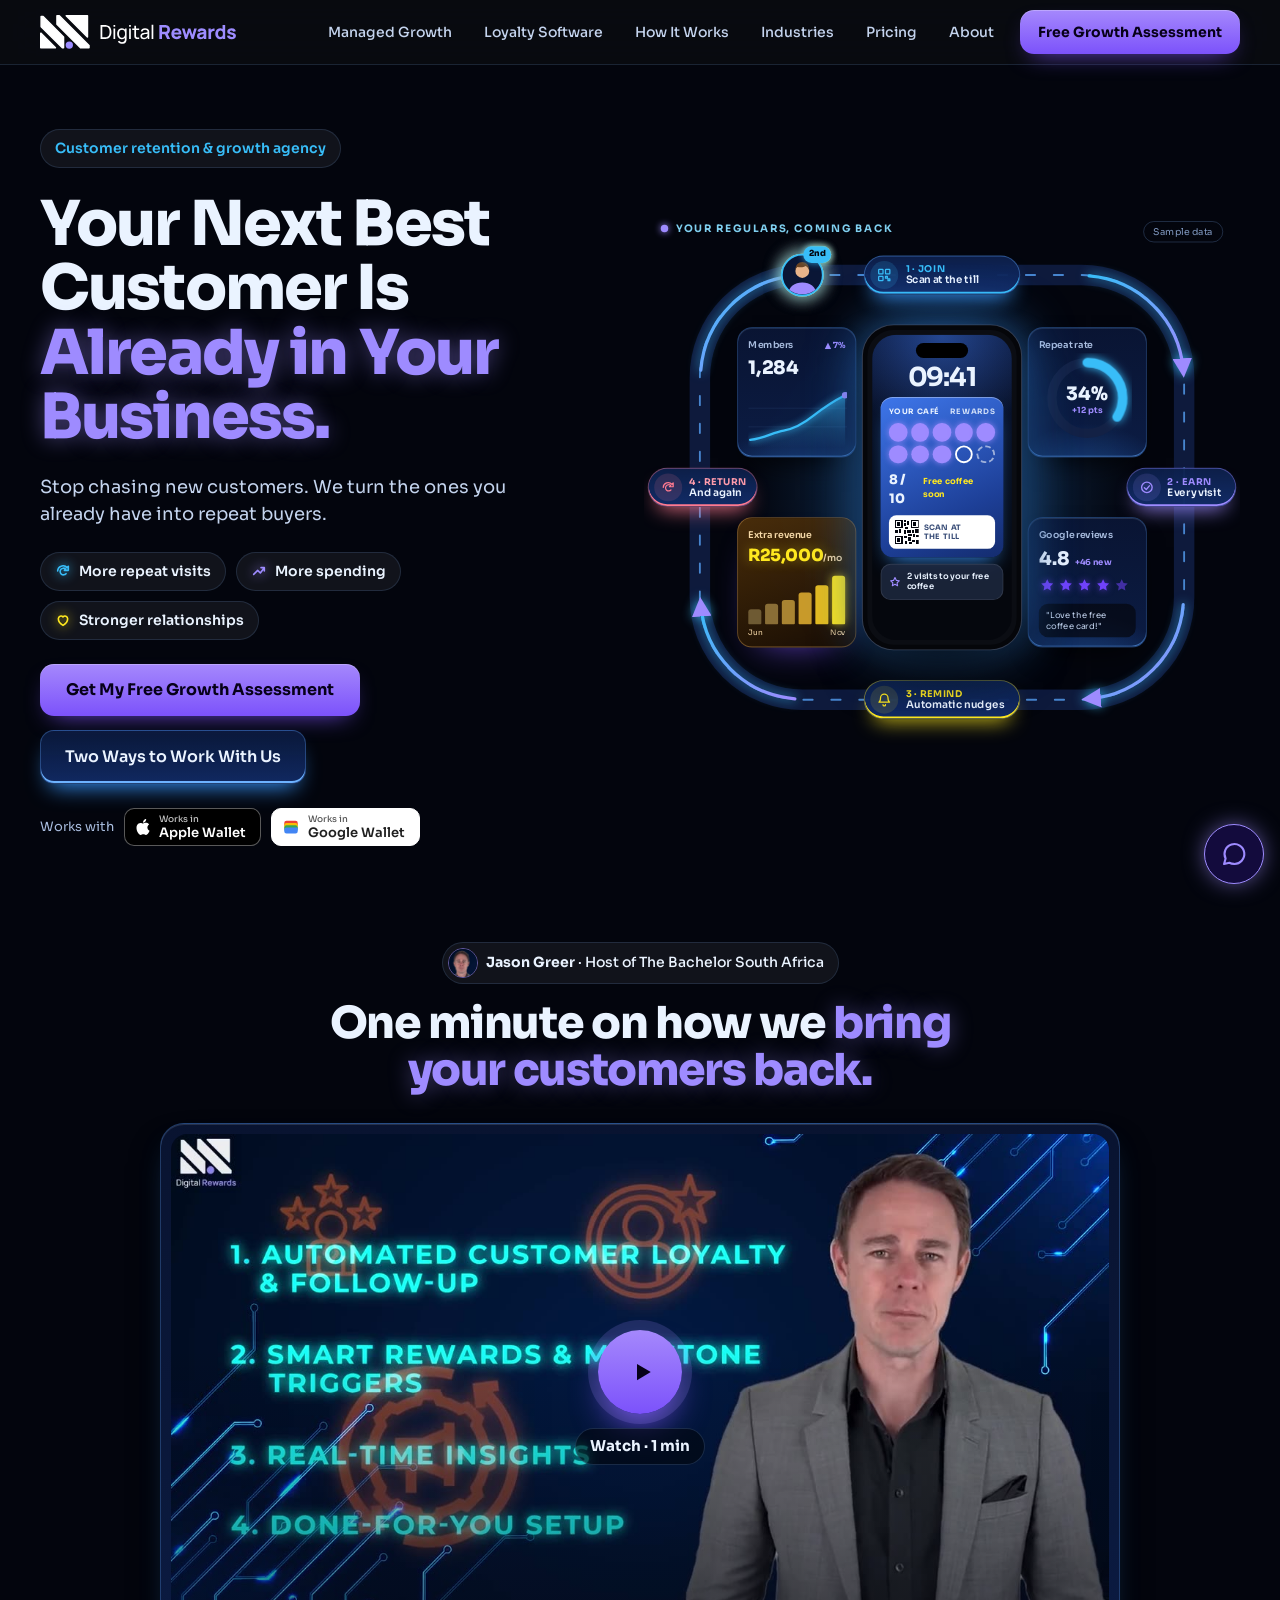
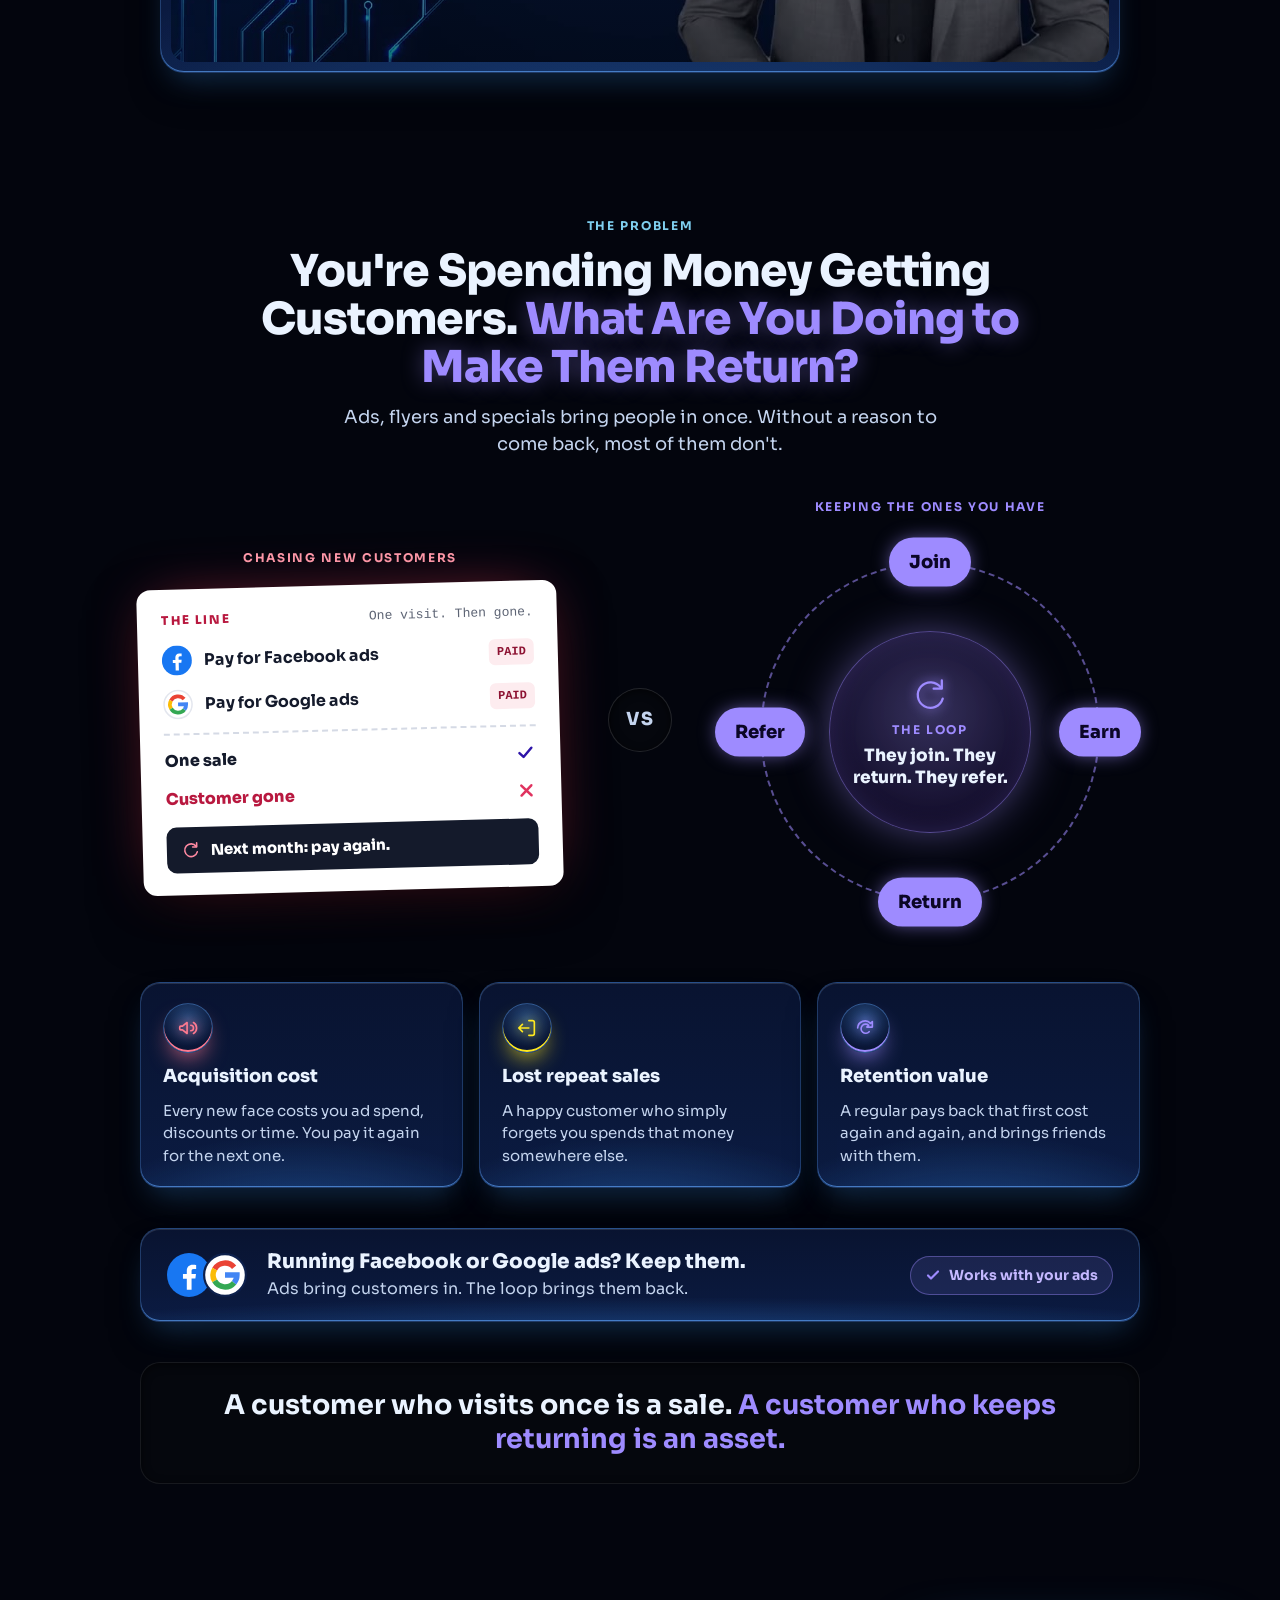
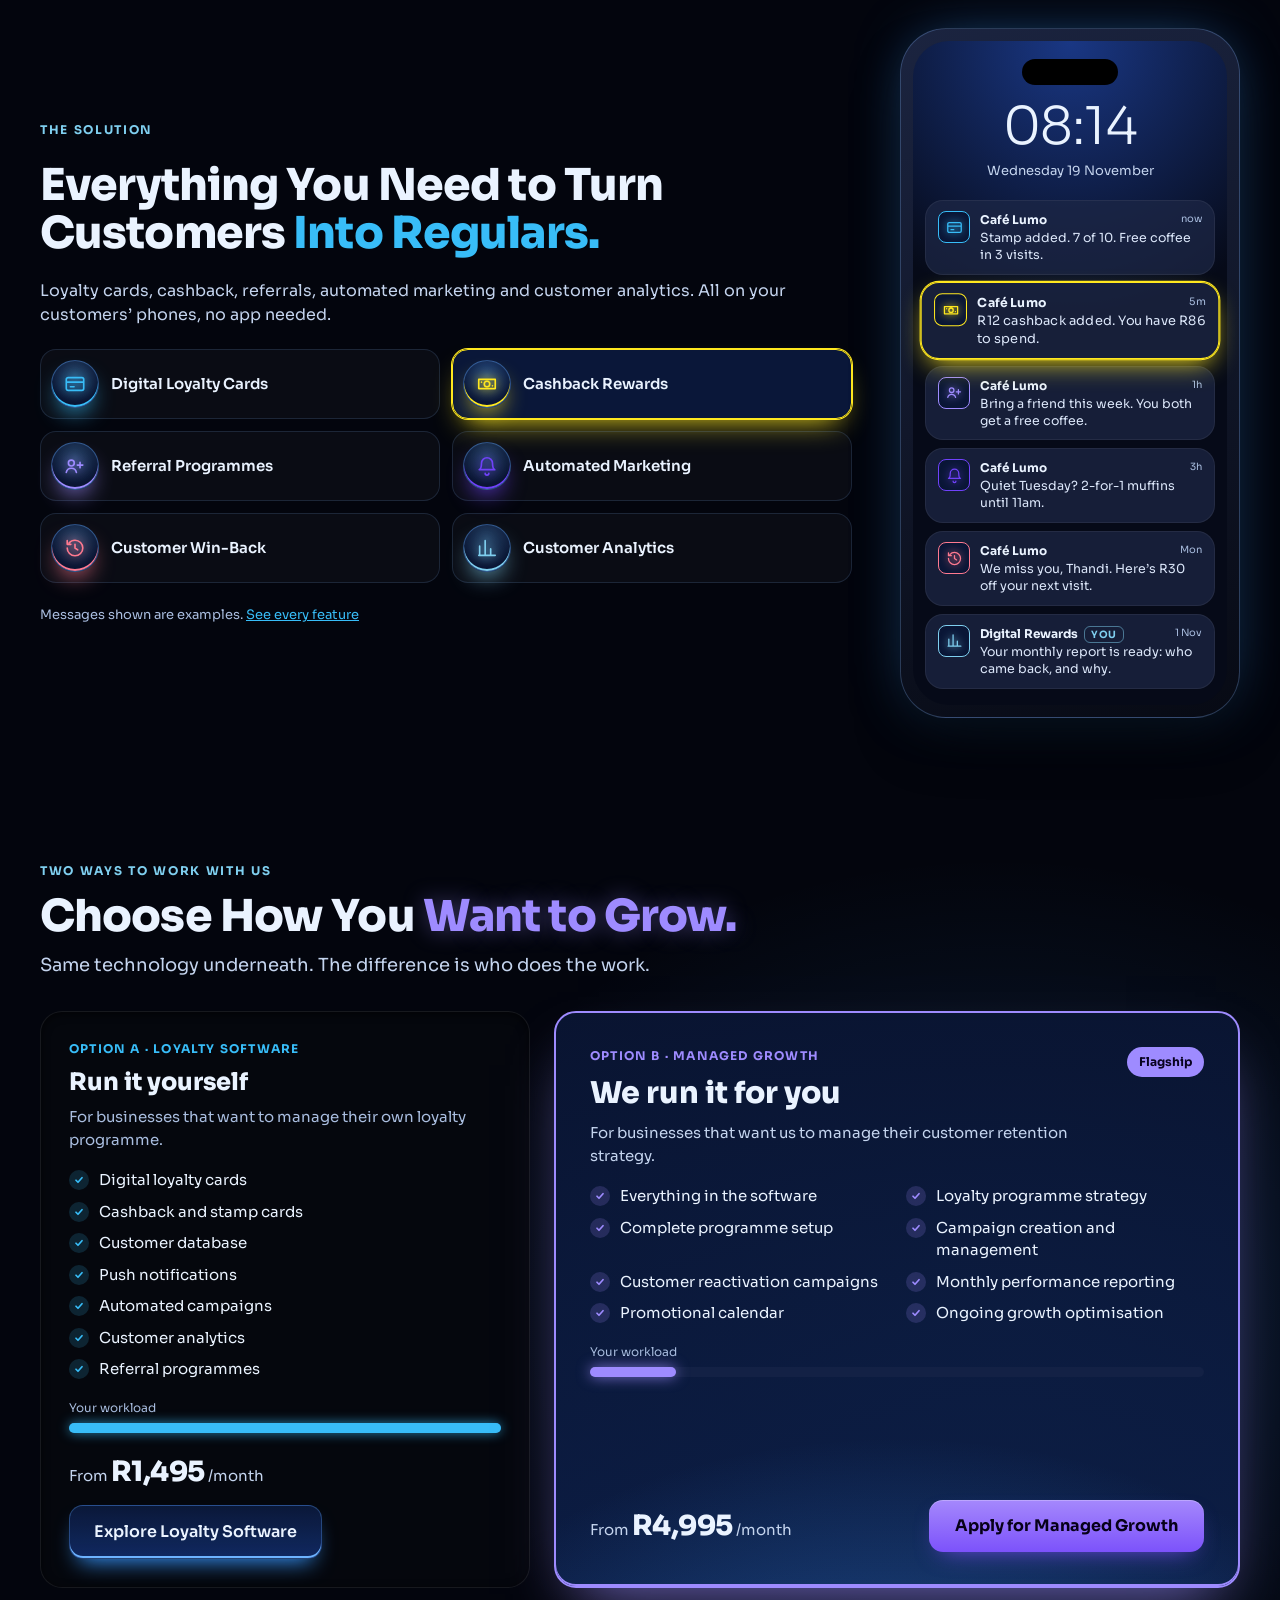
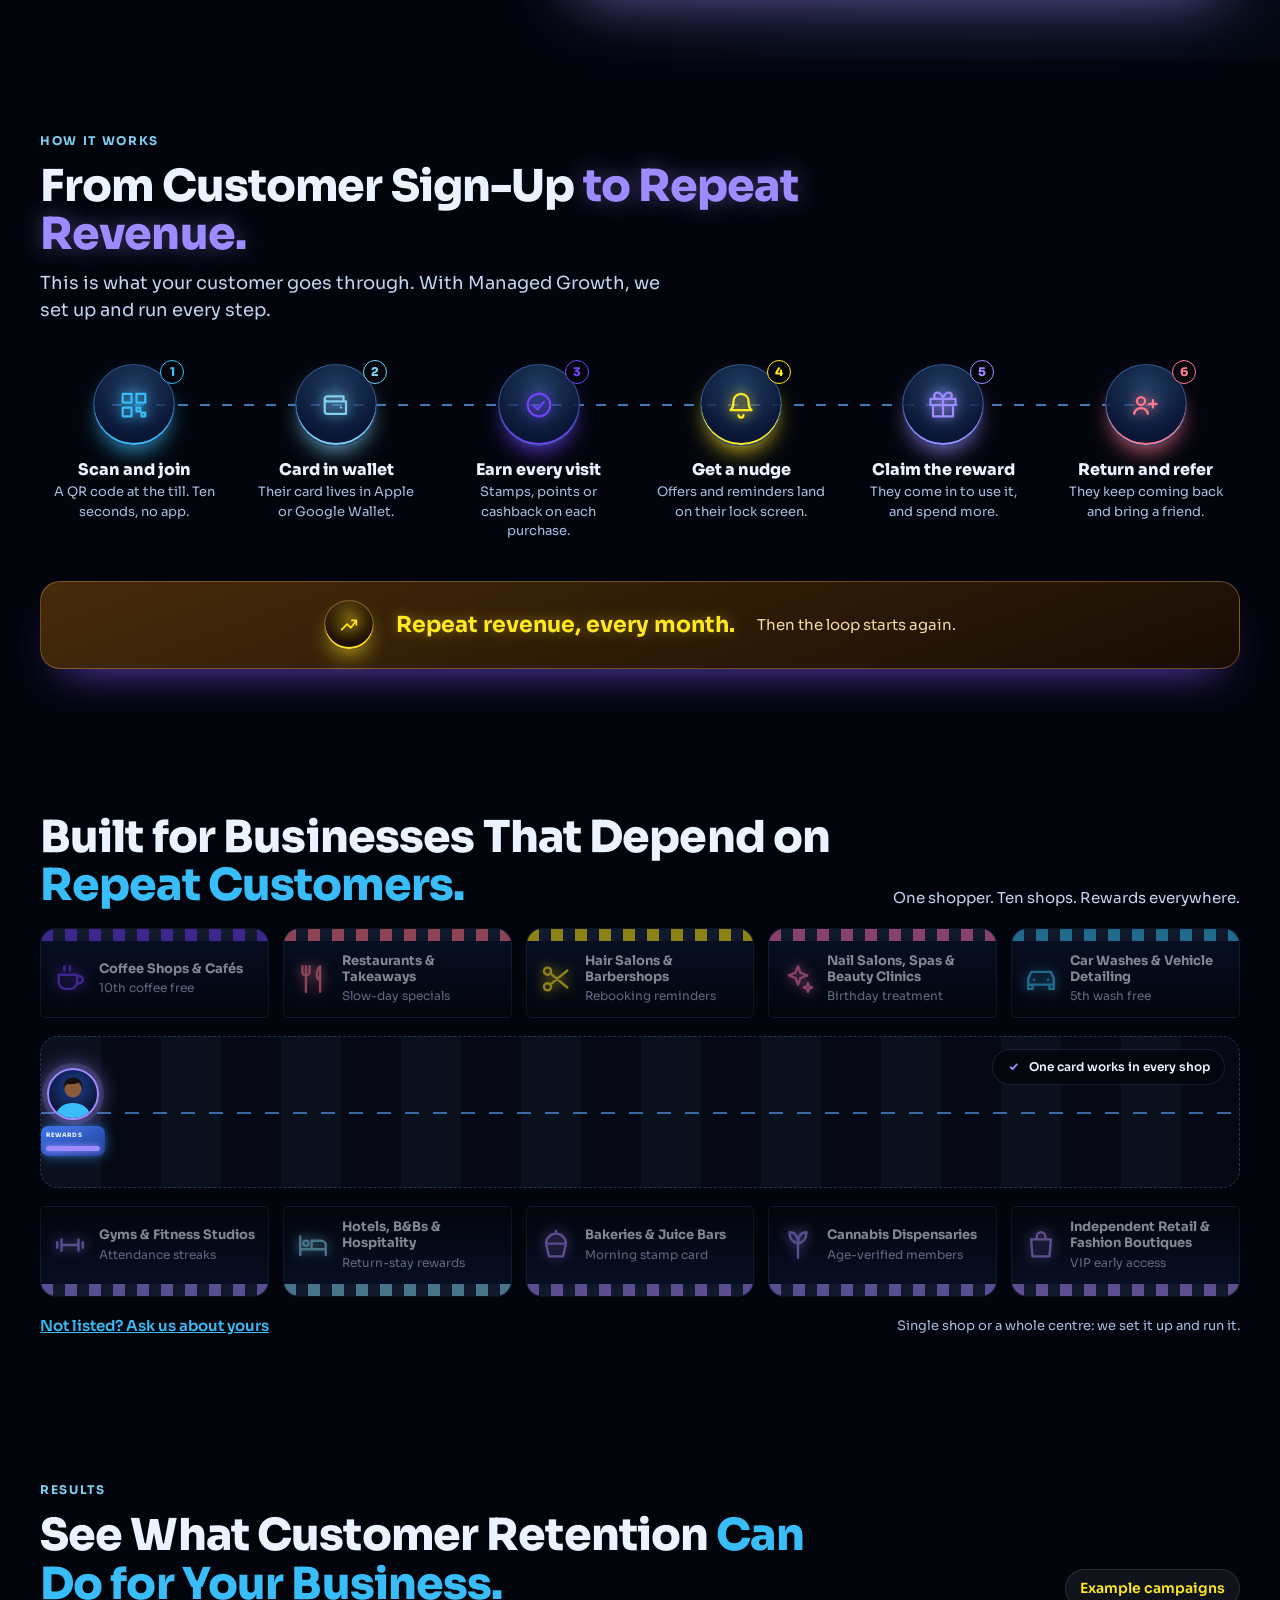
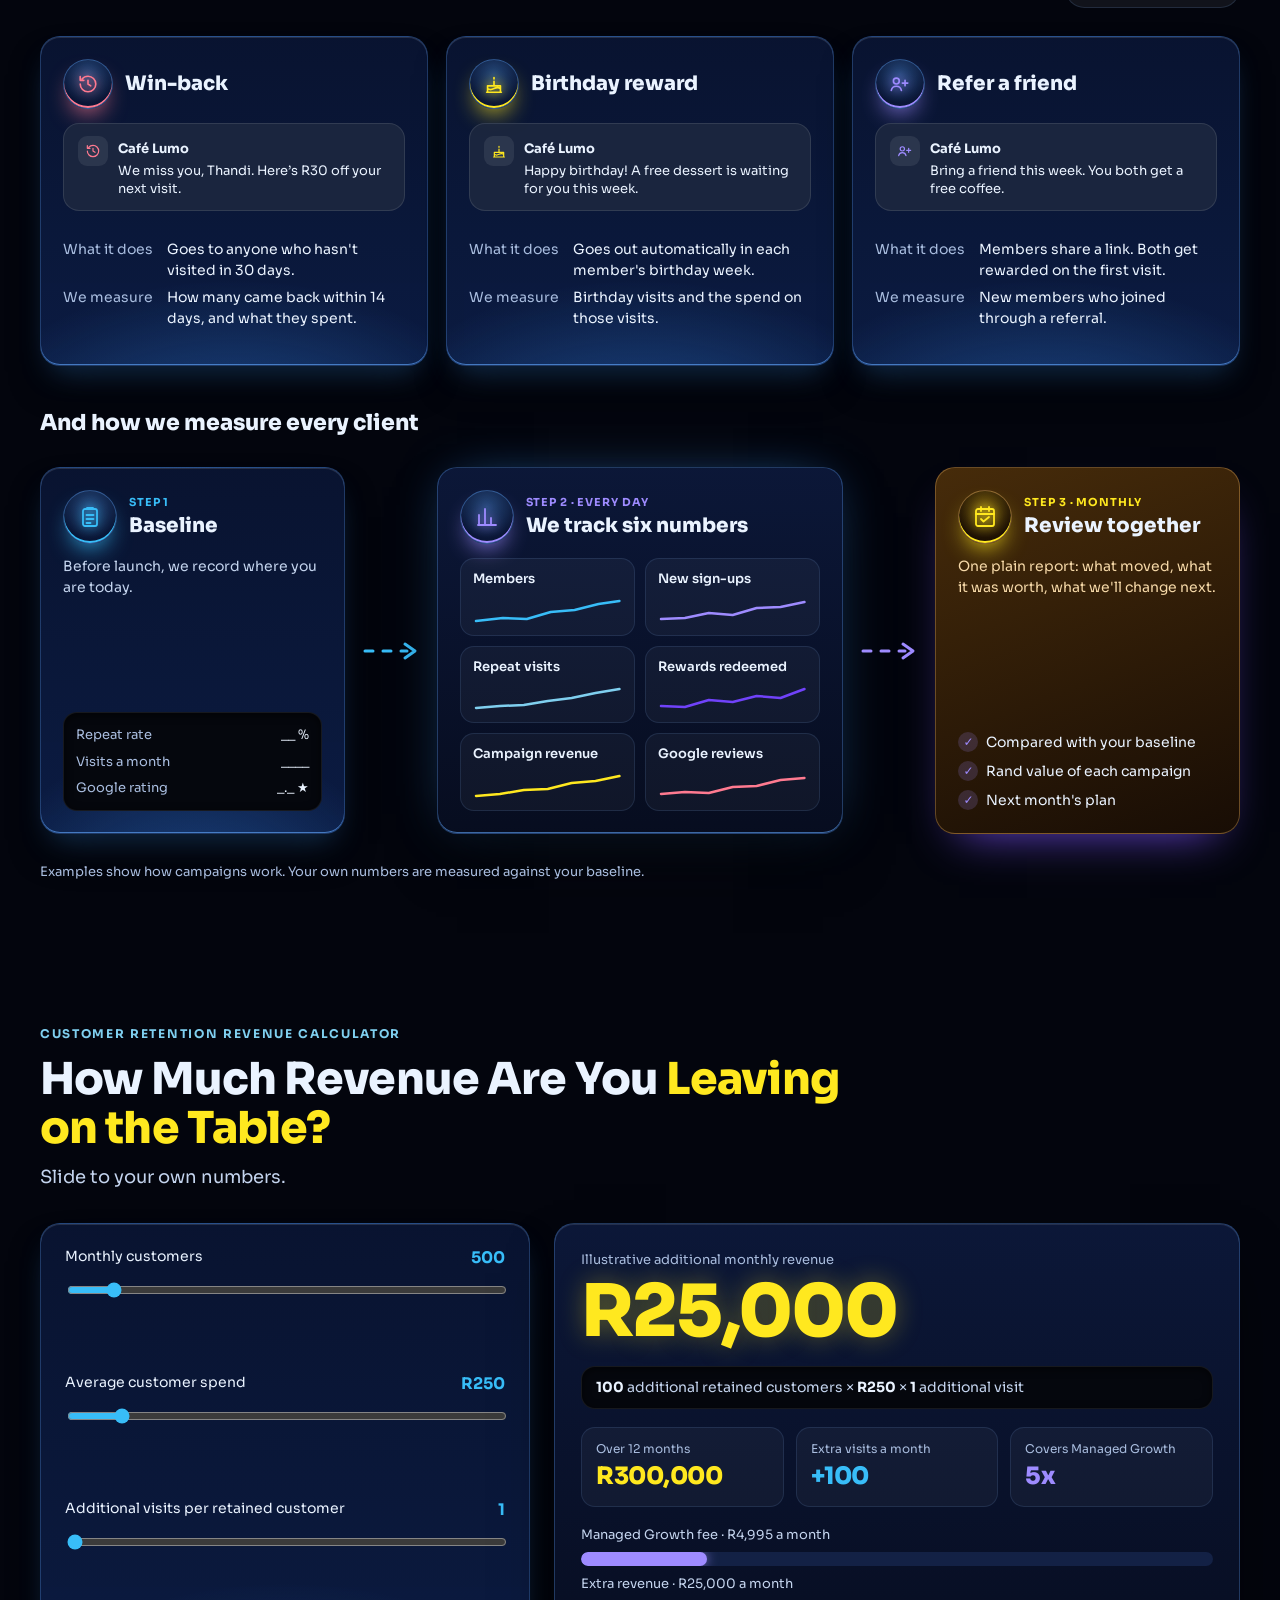
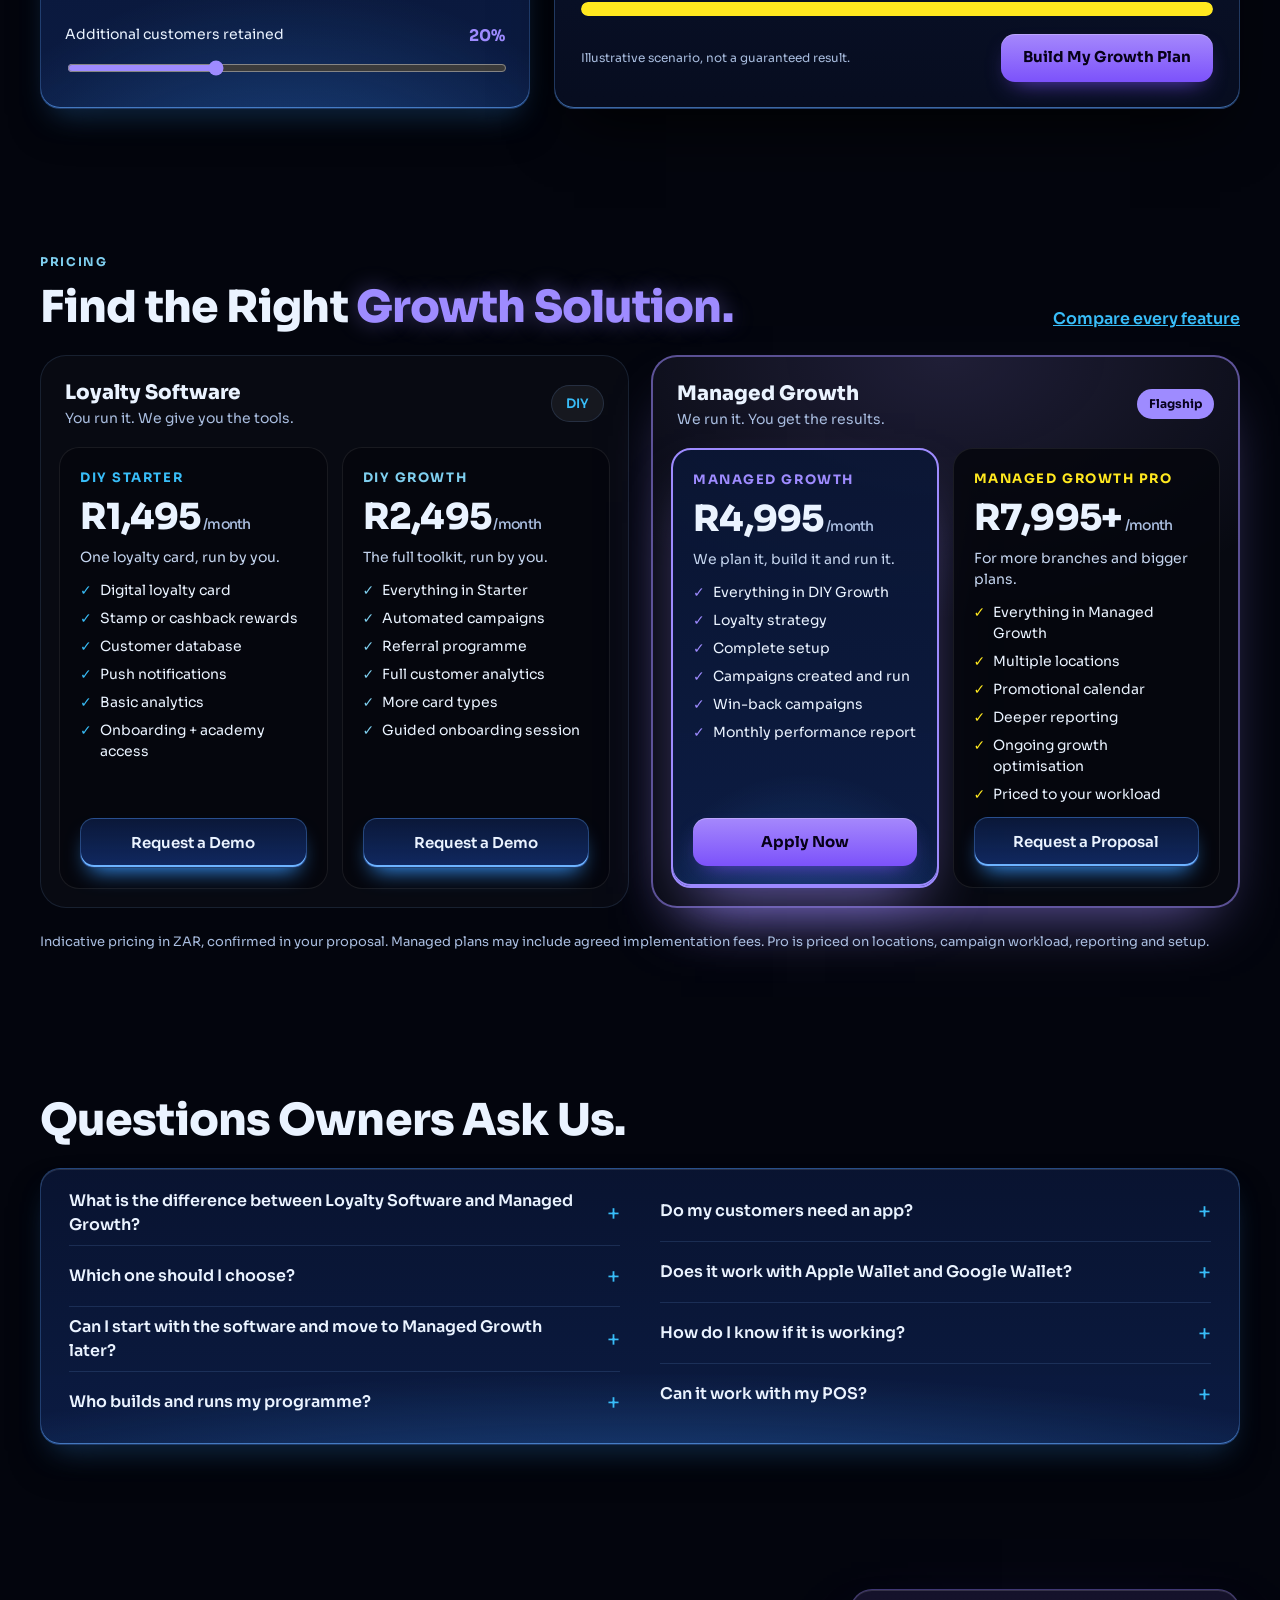
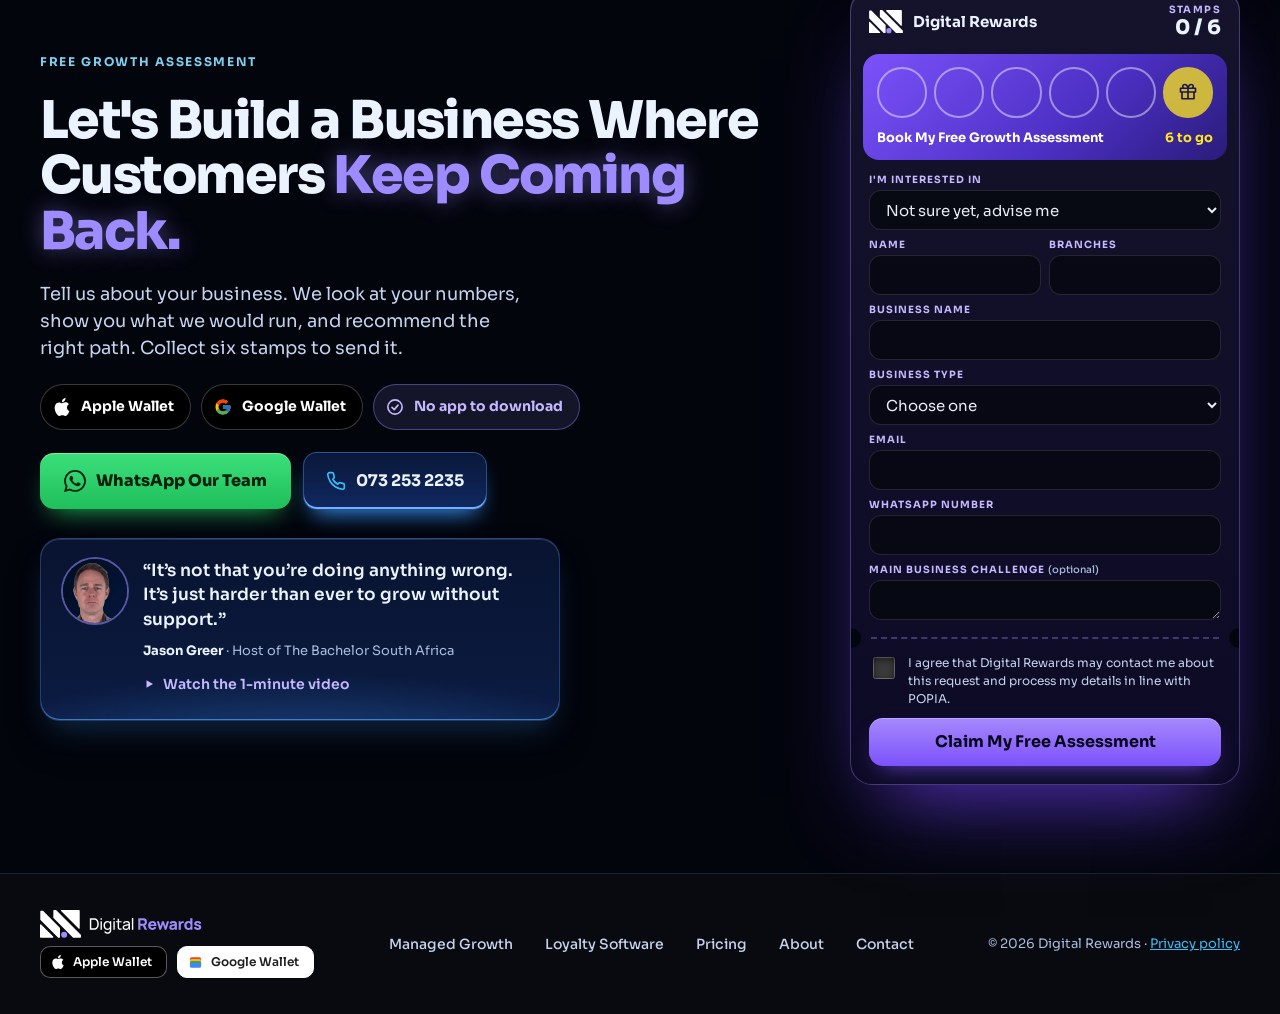
<file: index.html>
<!doctype html>
<html lang="en-ZA">
<head>
<meta charset="utf-8">
<meta name="viewport" content="width=device-width, initial-scale=1">
<meta name="robots" content="noindex, nofollow">
<title>Digital Rewards | Customer Retention &amp; Loyalty Agency South Africa</title>
<meta name="description" content="Digital Rewards helps local businesses attract, retain and reactivate customers with digital loyalty programmes, automated marketing and managed customer growth.">
<link rel="canonical" href="https://kavirg3.github.io/digital-rewards-v2/">
<meta property="og:type" content="website">
<meta property="og:title" content="Digital Rewards | Customer Retention &amp; Loyalty Agency South Africa">
<meta property="og:description" content="Digital Rewards helps local businesses attract, retain and reactivate customers with digital loyalty programmes, automated marketing and managed customer growth.">
<meta property="og:url" content="https://kavirg3.github.io/digital-rewards-v2/">
<meta name="theme-color" content="#03050D">
<link rel="icon" href="favicon.svg?v=2" type="image/svg+xml">
<link rel="icon" href="brand/png/favicon-32.png?v=2" sizes="32x32" type="image/png">
<link rel="apple-touch-icon" href="brand/png/dr-app-icon-180.png">
<meta property="og:image" content="https://kavirg3.github.io/digital-rewards-v2/brand/png/dr-share-1200x630.png">
<meta property="og:image:width" content="1200">
<meta property="og:image:height" content="630">
<link rel="preconnect" href="https://fonts.googleapis.com">
<link rel="preconnect" href="https://fonts.gstatic.com" crossorigin>
<link rel="stylesheet" href="https://fonts.googleapis.com/css2?family=Sora:wght@400;500;600;700;800&display=swap">
<link rel="stylesheet" href="styles.css?v=202611191500">
<link rel="stylesheet" href="v2.css?v=202611191500">
</head>
<body>
<a class="skip" href="#main">Skip to content</a>
<div style="background: radial-gradient(ellipse 1200px 700px at 20% -6%, rgba(29,53,140,0.42), transparent 62%), #03050D; color: #EAF3FF; font-family: Sora, system-ui, sans-serif; font-size: 16px; line-height: 1.5; color-scheme: dark">

<header style="position: sticky; top: 0; z-index: 20; background: rgba(11,13,17,0.74); backdrop-filter: blur(22px) saturate(150%); border-bottom: 1px solid rgba(120,170,235,0.16)">
<div style="max-width: 1200px; margin: 0 auto; padding: 10px 24px; display: flex; flex-wrap: wrap; align-items: center; justify-content: space-between; gap: 8px 20px">
<a href="./" style="display: flex; align-items: center; gap: 10px; color: #FFFFFF; text-decoration: none; font-weight: 800; font-size: 18px; min-height: 44px">
<img src="brand/dr-logo-horizontal.svg" alt="Digital Rewards" width="198" height="34" style="display:block"></a>
<nav aria-label="Main" style="display: flex; flex-wrap: wrap; align-items: center; gap: 2px 4px">
<a class="pill" href="managed-growth">Managed Growth</a>
<a class="pill" href="loyalty-software">Loyalty Software</a>
<a class="pill" href="./#how">How It Works</a>
<a class="pill" href="./#industries">Industries</a>
<a class="pill" href="pricing">Pricing</a>
<a class="pill" href="about">About</a>
<a class="cta" href="#assessment" style="min-height: 44px; padding: 0 18px; font-size: 14px; margin-left: 8px">Free Growth Assessment</a>
</nav>
</div>
</header>

<main id="main">
<section style="padding: 64px 24px 72px">
<div style="max-width: 1200px; margin: 0 auto; display: flex; flex-wrap: wrap; align-items: center; gap: 48px">
<div style="flex: 1 1 440px; min-width: 0; display: flex; flex-direction: column; gap: 24px">
<div class="chip" style="align-self: flex-start; color: #38BDF8">Customer retention &amp; growth agency</div>
<h1 style="margin: 0; font-size: clamp(36px, 5vw, 62px); line-height: 1.04; letter-spacing: -0.03em; font-weight: 800">Your Next Best Customer Is <span style="color: #9E8BFF; text-shadow: 0 0 22px rgba(158,139,255,0.45)">Already in Your Business.</span></h1>
<p style="margin: 0; color: #C4D4EE; font-size: 18px; max-width: 520px">Stop chasing new customers. We turn the ones you already have into repeat buyers.</p>
<div style="display: flex; flex-wrap: wrap; gap: 10px">
<span class="chip"><svg class="neon" aria-hidden="true" width="16" height="16" viewBox="0 0 24 24" fill="none" stroke="currentColor" stroke-width="2.4" stroke-linecap="round" stroke-linejoin="round" style="color: #38BDF8"><path d="M4 12a8 8 0 0114-5l2-2v6h-6l2-2a5 5 0 10.5 7"/></svg>More repeat visits</span>
<span class="chip"><svg class="neon" aria-hidden="true" width="16" height="16" viewBox="0 0 24 24" fill="none" stroke="currentColor" stroke-width="2.4" stroke-linecap="round" stroke-linejoin="round" style="color: #9E8BFF"><path d="M4 17l6-6 4 4 6-8M15 7h5v5"/></svg>More spending</span>
<span class="chip"><svg class="neon" aria-hidden="true" width="16" height="16" viewBox="0 0 24 24" fill="none" stroke="currentColor" stroke-width="2.4" stroke-linecap="round" stroke-linejoin="round" style="color: #FFE81F"><path d="M12 20s-7-4.4-7-10a4 4 0 017-2.5A4 4 0 0119 10c0 5.600-7 10-7 10z"/></svg>Stronger relationships</span>
</div>
<div style="display: flex; flex-wrap: wrap; gap: 14px">
<a class="cta" href="#assessment">Get My Free Growth Assessment</a>
<a class="edge" href="#paths">Two Ways to Work With Us</a>
</div>
<div class="wa-chips" role="group" aria-label="Works with Apple Wallet and Google Wallet">Works with
<span class="wa-chip ap"><svg aria-hidden="true" width="16" height="16" viewBox="0 0 24 24" fill="#fff"><path d="M12.152 6.896c-.948 0-2.415-1.078-3.96-1.04-2.04.027-3.91 1.183-4.961 3.014-2.117 3.675-.546 9.103 1.519 12.09 1.013 1.454 2.208 3.09 3.792 3.039 1.52-.065 2.09-.987 3.935-.987 1.831 0 2.35.987 3.96.948 1.637-.026 2.676-1.48 3.676-2.948 1.156-1.688 1.636-3.325 1.662-3.415-.039-.013-3.182-1.221-3.22-4.857-.026-3.04 2.48-4.494 2.597-4.559-1.429-2.09-3.623-2.324-4.39-2.376-2-.156-3.675 1.09-4.61 1.09zM15.53 3.83c.843-1.012 1.4-2.427 1.245-3.83-1.207.052-2.662.805-3.532 1.818-.78.896-1.454 2.338-1.273 3.714 1.338.104 2.715-.688 3.559-1.701"/></svg><span><small>Works in</small>Apple Wallet</span></span><span class="wa-chip gg"><svg aria-hidden="true" width="18" height="18" viewBox="0 0 24 24"><rect x="3" y="3.5" width="18" height="8" rx="3" fill="#EA4335"/><rect x="3" y="6.5" width="18" height="8" rx="3" fill="#FBBC04"/><rect x="3" y="9.5" width="18" height="8" rx="3" fill="#34A853"/><path d="M3 15.5a3 3 0 013-3h15v5a3 3 0 01-3 3H6a3 3 0 01-3-3z" fill="#4285F4"/></svg><span><small>Works in</small>Google Wallet</span></span></div>
</div>

<div class="hv" style="flex: 1 1 480px; min-width: 0; position: relative">
<div class="hv-in" style="width: 640px; height: 600px; position: absolute; left: 0; top: 0; overflow: hidden; background: radial-gradient(300px 300px at 50% 50%, rgba(56,152,255,0.32), transparent 70%); font-family: Sora, system-ui, sans-serif; color: #EAF3FF">

<svg aria-hidden="true" width="640" height="600" viewBox="0 0 640 600" fill="none" style="position: absolute; inset: 0">
<defs>
<linearGradient id="tc-g" x1="0" y1="0" x2="1" y2="1"><stop offset="0" stop-color="#38BDF8"/><stop offset="1" stop-color="#9E8BFF"/></linearGradient>
<marker id="tc-a" viewBox="0 0 10 10" refX="6" refY="5" markerWidth="6" markerHeight="6" orient="auto"><path d="M0 0L10 5L0 10z" fill="#9E8BFF"/></marker>
</defs>
<path d="M170 72 H470 A110 110 0 0 1 580 182 V418 A110 110 0 0 1 470 528 H170 A110 110 0 0 1 60 418 V182 A110 110 0 0 1 170 72 Z" stroke="#0E1A3C" stroke-width="22"/>
<path class="tc-flow" d="M170 72 H470 A110 110 0 0 1 580 182 V418 A110 110 0 0 1 470 528 H170 A110 110 0 0 1 60 418 V182 A110 110 0 0 1 170 72 Z" stroke="#5AA8FF" stroke-opacity="0.75" stroke-width="2" stroke-dasharray="10 20" stroke-linecap="round"/>
<g stroke="url(#tc-g)" stroke-width="3.5" stroke-linecap="round" marker-end="url(#tc-a)" style="filter: drop-shadow(0 0 6px #38BDF8)">
<path d="M478 73 A110 110 0 0 1 579 174"/><path d="M579 426 A110 110 0 0 1 478 527"/><path d="M162 527 A110 110 0 0 1 61 426"/><path d="M61 174 A110 110 0 0 1 162 73"/>
</g>
</svg>

<div style="position: absolute; left: 18px; top: 14px; display: flex; align-items: center; gap: 8px"><span style="width: 8px; height: 8px; border-radius: 50%; background: #9E8BFF; box-shadow: 0 0 8px #9E8BFF; animation: tc-blink 1.6s infinite"></span><span style="font-size: 11px; font-weight: 700; letter-spacing: 0.14em; text-transform: uppercase; color: #7FCFEF">Your regulars, coming back</span></div>
<div style="position: absolute; right: 18px; top: 14px; font-size: 10px; color: #7F97BE; border: 1px solid rgba(120,170,235,0.25); border-radius: 99px; padding: 3px 10px">Sample data</div>

<div style="position: absolute; left: 236px; top: 51px; width: 168px; height: 42px; border-radius: 99px; box-sizing: border-box; padding: 0 14px 0 6px; display: flex; align-items: center; gap: 8px; background: linear-gradient(180deg, rgba(13,32,76,0.95), rgba(18,44,104,0.98)); border: 1px solid rgba(96,165,250,0.4); box-shadow: inset 0 -2px 0 #38BDF8, 0 12px 22px -10px rgba(56,152,255,1)"><span style="width: 30px; height: 30px; border-radius: 50%; flex: none; background: rgba(56,189,248,0.16); display: flex; align-items: center; justify-content: center"><svg aria-hidden="true" width="16" height="16" viewBox="0 0 24 24" fill="none" stroke="#38BDF8" stroke-width="2" stroke-linejoin="round"><rect x="3" y="3" width="7" height="7" rx="1"/><rect x="14" y="3" width="7" height="7" rx="1"/><rect x="3" y="14" width="7" height="7" rx="1"/><path d="M14 14h3v3h-3zM18 18h3v3h-3z"/></svg></span><span style="display: flex; flex-direction: column; line-height: 1.15"><span style="font-size: 10px; font-weight: 700; color: #38BDF8; letter-spacing: 0.06em">1 · JOIN</span><span style="font-size: 11px; font-weight: 600">Scan at the till</span></span></div>
<div style="position: absolute; left: 518px; top: 279px; width: 118px; height: 42px; border-radius: 99px; box-sizing: border-box; padding: 0 10px 0 6px; display: flex; align-items: center; gap: 7px; background: linear-gradient(180deg, rgba(13,32,76,0.95), rgba(18,44,104,0.98)); border: 1px solid rgba(158,139,255,0.4); box-shadow: inset 0 -2px 0 #9E8BFF, 0 12px 22px -10px rgba(158,139,255,0.9)"><span style="width: 30px; height: 30px; border-radius: 50%; flex: none; background: rgba(158,139,255,0.14); display: flex; align-items: center; justify-content: center"><svg aria-hidden="true" width="16" height="16" viewBox="0 0 24 24" fill="none" stroke="#9E8BFF" stroke-width="2.2" stroke-linecap="round" stroke-linejoin="round"><circle cx="12" cy="12" r="8.5"/><path d="M8 12.5l3 3 5-6"/></svg></span><span style="display: flex; flex-direction: column; line-height: 1.15"><span style="font-size: 10px; font-weight: 700; color: #9E8BFF; letter-spacing: 0.06em">2 · EARN</span><span style="font-size: 11px; font-weight: 600">Every visit</span></span></div>
<div style="position: absolute; left: 236px; top: 507px; width: 168px; height: 42px; border-radius: 99px; box-sizing: border-box; padding: 0 14px 0 6px; display: flex; align-items: center; gap: 8px; background: linear-gradient(180deg, rgba(13,32,76,0.95), rgba(18,44,104,0.98)); border: 1px solid rgba(255,232,31,0.4); box-shadow: inset 0 -2px 0 #FFE81F, 0 12px 22px -10px rgba(255,232,31,0.8)"><span style="width: 30px; height: 30px; border-radius: 50%; flex: none; background: rgba(255,232,31,0.12); display: flex; align-items: center; justify-content: center"><svg aria-hidden="true" width="16" height="16" viewBox="0 0 24 24" fill="none" stroke="#FFE81F" stroke-width="2" stroke-linecap="round" stroke-linejoin="round"><path d="M6 9a6 6 0 0112 0c0 6 2.5 7 2.5 7h-17S6 15 6 9zM10 20a2 2 0 004 0"/></svg></span><span style="display: flex; flex-direction: column; line-height: 1.15"><span style="font-size: 10px; font-weight: 700; color: #FFE81F; letter-spacing: 0.06em">3 · REMIND</span><span style="font-size: 11px; font-weight: 600">Automatic nudges</span></span></div>
<div style="position: absolute; left: 4px; top: 279px; width: 118px; height: 42px; border-radius: 99px; box-sizing: border-box; padding: 0 10px 0 6px; display: flex; align-items: center; gap: 7px; background: linear-gradient(180deg, rgba(13,32,76,0.95), rgba(18,44,104,0.98)); border: 1px solid rgba(255,122,144,0.4); box-shadow: inset 0 -2px 0 #FF7A90, 0 12px 22px -10px rgba(255,122,144,0.9)"><span style="width: 30px; height: 30px; border-radius: 50%; flex: none; background: rgba(255,122,144,0.14); display: flex; align-items: center; justify-content: center"><svg aria-hidden="true" width="16" height="16" viewBox="0 0 24 24" fill="none" stroke="#FF7A90" stroke-width="2" stroke-linecap="round" stroke-linejoin="round"><path d="M4 12a8 8 0 0114-5l2-2v6h-6l2-2a5 5 0 10.5 7"/></svg></span><span style="display: flex; flex-direction: column; line-height: 1.15"><span style="font-size: 10px; font-weight: 700; color: #FF9CAC; letter-spacing: 0.06em">4 · RETURN</span><span style="font-size: 11px; font-weight: 600">And again</span></span></div>

<div style="position: absolute; left: 100px; top: 128px; width: 128px; height: 140px; border-radius: 16px; padding: 10px 11px; box-sizing: border-box; background: radial-gradient(120% 90% at 50% 130%, rgba(59,150,255,0.38), rgba(59,150,255,0) 62%), linear-gradient(180deg, rgba(10,22,54,0.92), rgba(13,32,76,0.88)); border: 1px solid rgba(96,165,250,0.26); box-shadow: inset 0 1px 0 rgba(255,255,255,0.10), inset 0 -1px 0 rgba(96,165,250,0.6), 0 16px 30px -16px rgba(0,0,0,0.9); display: flex; flex-direction: column; gap: 2px">
<div style="display: flex; justify-content: space-between; align-items: baseline"><span style="font-size: 10px; color: #A9BDDF; font-weight: 600">Members</span><span style="font-size: 9px; font-weight: 700; color: #9E8BFF">▲ 7%</span></div>
<span style="font-size: 20px; font-weight: 800; letter-spacing: -0.02em">1,284</span>
<svg aria-hidden="true" width="106" height="62" viewBox="0 0 106 62" fill="none" style="margin-top: auto"><defs><linearGradient id="tc-m" x1="0" y1="0" x2="0" y2="1"><stop offset="0" stop-color="#38BDF8" stop-opacity="0.5"/><stop offset="1" stop-color="#38BDF8" stop-opacity="0"/></linearGradient></defs><path d="M0 20H106M0 40H106" stroke="rgba(120,170,235,0.10)"/><path d="M2 54 C18 52 26 46 38 44 S60 36 70 28 S92 12 104 6 L104 62 L2 62Z" fill="url(#tc-m)"/><path d="M2 54 C18 52 26 46 38 44 S60 36 70 28 S92 12 104 6" stroke="#38BDF8" stroke-width="2.5" stroke-linecap="round" style="filter: drop-shadow(0 0 4px #38BDF8)"/><circle cx="104" cy="6" r="3.5" fill="#9E8BFF"/></svg>
</div>

<div style="position: absolute; left: 412px; top: 128px; width: 128px; height: 140px; border-radius: 16px; padding: 10px 11px; box-sizing: border-box; background: radial-gradient(120% 90% at 50% 130%, rgba(59,150,255,0.38), rgba(59,150,255,0) 62%), linear-gradient(180deg, rgba(10,22,54,0.92), rgba(13,32,76,0.88)); border: 1px solid rgba(96,165,250,0.26); box-shadow: inset 0 1px 0 rgba(255,255,255,0.10), inset 0 -1px 0 rgba(96,165,250,0.6), 0 16px 30px -16px rgba(0,0,0,0.9); display: flex; flex-direction: column; align-items: center; gap: 2px">
<span style="align-self: flex-start; font-size: 10px; color: #A9BDDF; font-weight: 600">Repeat rate</span>
<svg role="img" aria-label="Sample repeat rate 34 percent, up from 22" width="96" height="96" viewBox="0 0 96 96"><circle cx="48" cy="48" r="38" fill="none" stroke="#132145" stroke-width="10"/><circle cx="48" cy="48" r="38" fill="none" stroke="#3A4E78" stroke-width="10" stroke-dasharray="52.5 238.8" transform="rotate(-90 48 48)"/><circle cx="48" cy="48" r="38" fill="none" stroke="#38BDF8" stroke-width="10" stroke-linecap="round" stroke-dasharray="81.2 238.8" transform="rotate(-90 48 48)" style="filter: drop-shadow(0 0 5px #38BDF8)"/><text x="48" y="50" text-anchor="middle" fill="#EAF3FF" font-size="20" font-weight="800" font-family="Sora, sans-serif">34%</text><text x="48" y="64" text-anchor="middle" fill="#9E8BFF" font-size="9" font-weight="700" font-family="Sora, sans-serif">+12 pts</text></svg>
</div>

<div style="position: absolute; left: 100px; top: 332px; width: 128px; height: 140px; border-radius: 16px; padding: 10px 11px; box-sizing: border-box; background: linear-gradient(160deg, rgba(78,48,10,0.92), rgba(26,14,4,0.94)); border: 1px solid rgba(243,182,100,0.34); box-shadow: 0 18px 40px -24px rgba(124,82,251,0.85); display: flex; flex-direction: column; gap: 2px">
<span style="font-size: 10px; color: #F6D9A8; font-weight: 600">Extra revenue</span>
<span style="font-size: 18px; font-weight: 800; letter-spacing: -0.02em; color: #FFE81F; text-shadow: 0 0 14px rgba(255,232,31,0.4)">R25,000<span style="font-size: 10px; font-weight: 600; color: #F6D9A8">/mo</span></span>
<div style="margin-top: auto; display: flex; align-items: flex-end; gap: 4px; height: 52px">
<div style="flex: 1; height: 30%; border-radius: 3px 3px 1px 1px; background: #6E5A33"></div><div style="flex: 1; height: 42%; border-radius: 3px 3px 1px 1px; background: #8A6E36"></div><div style="flex: 1; height: 50%; border-radius: 3px 3px 1px 1px; background: #A98432"></div><div style="flex: 1; height: 66%; border-radius: 3px 3px 1px 1px; background: #C99B2A"></div><div style="flex: 1; height: 80%; border-radius: 3px 3px 1px 1px; background: #E6BC1F"></div><div style="flex: 1; height: 100%; border-radius: 3px 3px 1px 1px; background: #FFE81F; box-shadow: 0 0 10px rgba(255,232,31,0.7)"></div>
</div>
<div style="display: flex; justify-content: space-between; font-size: 8px; color: #F6D9A8"><span>Jun</span><span>Nov</span></div>
</div>

<div style="position: absolute; left: 412px; top: 332px; width: 128px; height: 140px; border-radius: 16px; padding: 10px 11px; box-sizing: border-box; background: radial-gradient(120% 90% at 50% 130%, rgba(59,150,255,0.38), rgba(59,150,255,0) 62%), linear-gradient(180deg, rgba(10,22,54,0.92), rgba(13,32,76,0.88)); border: 1px solid rgba(96,165,250,0.26); box-shadow: inset 0 1px 0 rgba(255,255,255,0.10), inset 0 -1px 0 rgba(96,165,250,0.6), 0 16px 30px -16px rgba(0,0,0,0.9); display: flex; flex-direction: column; gap: 4px">
<span style="font-size: 10px; color: #A9BDDF; font-weight: 600">Google reviews</span>
<div style="display: flex; align-items: baseline; gap: 5px"><span style="font-size: 20px; font-weight: 800">4.8</span><span style="font-size: 9px; font-weight: 700; color: #9E8BFF">+46 new</span></div>
<div style="display: flex; gap: 2px" role="img" aria-label="4.8 out of 5 stars">
<svg aria-hidden="true" width="18" height="18" viewBox="0 0 24 24" fill="#7042FA" style="filter: drop-shadow(0 0 4px rgba(112,66,250,0.7))"><path d="M12 3.5l2.6 5.4 5.9.8-4.3 4.1 1 5.8-5.2-2.8-5.2 2.8 1-5.8-4.3-4.1 5.9-.8z"/></svg><svg aria-hidden="true" width="18" height="18" viewBox="0 0 24 24" fill="#7042FA" style="filter: drop-shadow(0 0 4px rgba(112,66,250,0.7))"><path d="M12 3.5l2.6 5.4 5.9.8-4.3 4.1 1 5.8-5.2-2.8-5.2 2.8 1-5.8-4.3-4.1 5.9-.8z"/></svg><svg aria-hidden="true" width="18" height="18" viewBox="0 0 24 24" fill="#7042FA" style="filter: drop-shadow(0 0 4px rgba(112,66,250,0.7))"><path d="M12 3.5l2.6 5.4 5.9.8-4.3 4.1 1 5.8-5.2-2.8-5.2 2.8 1-5.8-4.3-4.1 5.9-.8z"/></svg><svg aria-hidden="true" width="18" height="18" viewBox="0 0 24 24" fill="#7042FA" style="filter: drop-shadow(0 0 4px rgba(112,66,250,0.7))"><path d="M12 3.5l2.6 5.4 5.9.8-4.3 4.1 1 5.8-5.2-2.8-5.2 2.8 1-5.8-4.3-4.1 5.9-.8z"/></svg><svg aria-hidden="true" width="18" height="18" viewBox="0 0 24 24" fill="#7042FA" opacity="0.55"><path d="M12 3.5l2.6 5.4 5.9.8-4.3 4.1 1 5.8-5.2-2.8-5.2 2.8 1-5.8-4.3-4.1 5.9-.8z"/></svg>
</div>
<div style="margin-top: auto; border-radius: 10px; padding: 6px 8px; background: rgba(5,7,13,0.7); font-size: 9px; color: #C4D4EE; line-height: 1.35">"Love the free coffee card!"</div>
</div>

<div style="position: absolute; left: 234px; top: 125px; width: 172px; height: 350px; border-radius: 34px; background: #0B0D13; border: 1px solid rgba(150,180,230,0.3); box-shadow: inset 0 0 0 5px #05060A, 0 30px 60px -18px rgba(0,0,0,0.9), 0 0 60px -6px rgba(56,152,255,0.8); padding: 10px; box-sizing: border-box">
<div style="height: 100%; border-radius: 26px; overflow: hidden; background: radial-gradient(160px 160px at 50% 0%, rgba(62,118,234,0.5), transparent 70%), linear-gradient(180deg, #0A1636, #05070D 75%); padding: 9px 9px 0; box-sizing: border-box; display: flex; flex-direction: column; gap: 7px">
<div style="align-self: center; width: 56px; height: 16px; border-radius: 99px; background: #000"></div>
<div style="text-align: center; font-size: 28px; font-weight: 700; letter-spacing: -0.04em; line-height: 1">09:41</div>
<div style="border-radius: 13px; background: linear-gradient(155deg, #3E76EA, #1D3F97 70%, #142C6E); box-shadow: inset 0 1px 0 rgba(255,255,255,0.35), 0 12px 22px -10px rgba(56,152,255,0.9); padding: 9px; display: flex; flex-direction: column; gap: 7px">
<div style="display: flex; justify-content: space-between; font-size: 8px; font-weight: 700; letter-spacing: 0.1em; text-transform: uppercase"><span>Your Café</span><span style="opacity: 0.85">Rewards</span></div>
<div style="display: grid; grid-template-columns: repeat(5, minmax(0, 1fr)); gap: 4px">
<div style="aspect-ratio: 1; border-radius: 50%; background: #9E8BFF; box-shadow: 0 0 7px rgba(158,139,255,0.85)"></div><div style="aspect-ratio: 1; border-radius: 50%; background: #9E8BFF; box-shadow: 0 0 7px rgba(158,139,255,0.85)"></div><div style="aspect-ratio: 1; border-radius: 50%; background: #9E8BFF; box-shadow: 0 0 7px rgba(158,139,255,0.85)"></div><div style="aspect-ratio: 1; border-radius: 50%; background: #9E8BFF; box-shadow: 0 0 7px rgba(158,139,255,0.85)"></div><div style="aspect-ratio: 1; border-radius: 50%; background: #9E8BFF; box-shadow: 0 0 7px rgba(158,139,255,0.85)"></div>
<div style="aspect-ratio: 1; border-radius: 50%; background: #9E8BFF; box-shadow: 0 0 7px rgba(158,139,255,0.85)"></div><div style="aspect-ratio: 1; border-radius: 50%; background: #9E8BFF; box-shadow: 0 0 7px rgba(158,139,255,0.85)"></div><div style="aspect-ratio: 1; border-radius: 50%; background: #9E8BFF; box-shadow: 0 0 7px rgba(158,139,255,0.85)"></div><div style="aspect-ratio: 1; border-radius: 50%; border: 2px solid #fff; box-sizing: border-box; animation: tc-pulse 2s infinite"></div><div style="aspect-ratio: 1; border-radius: 50%; border: 2px dashed rgba(255,255,255,0.55); box-sizing: border-box"></div>
</div>
<div style="display: flex; justify-content: space-between; align-items: baseline"><span style="font-size: 14px; font-weight: 800">8 / 10</span><span style="font-size: 9px; font-weight: 700; color: #FFE81F">Free coffee soon</span></div>
<div style="display: flex; align-items: center; gap: 6px; background: #fff; border-radius: 8px; padding: 5px 6px">
<svg role="img" aria-label="Member QR code" width="26" height="26" viewBox="0 0 21 21" shape-rendering="crispEdges"><path fill="#03050D" d="M0 0h7v7H0zM1 1v5h5V1zM2 2h3v3H2zM14 0h7v7h-7zM15 1v5h5V1zM16 2h3v3h-3zM0 14h7v7H0zM1 15v5h5v-5zM2 16h3v3H2zM8 0h2v2H8zM11 1h2v3h-2zM8 3h2v2H8zM9 6h3v2H9zM8 9h2v3H8zM11 9h3v2h-3zM15 9h2v2h-2zM18 8h3v3h-3zM0 9h3v2H0zM4 8h2v3H4zM12 12h3v2h-3zM16 12h2v3h-2zM19 13h2v2h-2zM8 14h3v2H8zM12 15h2v3h-2zM9 18h2v3H9zM15 17h3v2h-3zM19 17h2v4h-2zM13 19h2v2h-2z"/></svg>
<span style="font-size: 8px; font-weight: 700; color: #3A4E78; text-transform: uppercase; letter-spacing: 0.06em; line-height: 1.2">Scan at<br>the till</span>
</div>
</div>
<div style="border-radius: 11px; padding: 7px 8px; background: rgba(30,40,64,0.85); border: 1px solid rgba(255,255,255,0.10); display: flex; gap: 6px; align-items: center">
<svg aria-hidden="true" width="13" height="13" viewBox="0 0 24 24" fill="none" stroke="#9E8BFF" stroke-width="2.2" stroke-linecap="round" stroke-linejoin="round" style="flex: none"><path d="M12 3.5l2.6 5.4 5.9.8-4.3 4.1 1 5.8-5.2-2.8-5.2 2.8 1-5.8-4.3-4.1 5.9-.8z"/></svg>
<span style="font-size: 9px; font-weight: 600; line-height: 1.25">2 visits to your free coffee</span>
</div>
</div>
</div>

<div class="tc-walker" role="img" aria-label="A regular customer on their 9th visit" style="width: 46px; height: 46px">
<div style="width: 46px; height: 46px; border-radius: 50%; background: #0A1636; border: 2px solid #9E8BFF; box-shadow: 0 0 18px rgba(158,139,255,0.7); overflow: hidden; box-sizing: border-box; position: relative"><svg aria-hidden="true" width="42" height="42" viewBox="0 0 48 48" style="position: absolute; left: 0; top: 0"><circle cx="24" cy="19" r="8.5" fill="#C68B5E"/><path d="M15.5 17.5c0-6 4-9.5 8.5-9.5s8.5 3.5 8.5 9c-2-2.5-5-3.5-8.5-3.5s-6.5 1.5-8.5 4z" fill="#1E1410"/><path d="M6 48c1.5-10 8.5-15 18-15s16.5 5 18 15z" fill="#38BDF8"/></svg></div>
<div style="position: absolute; right: -8px; top: -8px; height: 18px; border-radius: 99px; background: #9E8BFF; color: #080320; font-size: 9px; font-weight: 800; display: flex; align-items: center; padding: 0 6px; box-shadow: 0 0 8px rgba(158,139,255,0.8)">9th</div>
</div>
<div class="tc-walker" role="img" aria-label="A customer on their 5th visit" style="width: 46px; height: 46px; animation-delay: -5s">
<div style="width: 46px; height: 46px; border-radius: 50%; background: #0A1636; border: 2px solid #FFE81F; box-shadow: 0 0 18px rgba(255,232,31,0.6); overflow: hidden; box-sizing: border-box; position: relative"><svg aria-hidden="true" width="42" height="42" viewBox="0 0 48 48" style="position: absolute; left: 0; top: 0"><circle cx="24" cy="19" r="8.5" fill="#8D5B3A"/><path d="M14.5 20c-1-8 3.5-12.5 9.5-12.5s10.5 4.5 9.5 12.5c-.5-4-2-6.5-4-7.5-2.5 1.5-7 2-11 1.5-2 1-3.5 3-4 6z" fill="#14100E"/><circle cx="16" cy="21" r="2.6" fill="#14100E"/><circle cx="32" cy="21" r="2.6" fill="#14100E"/><path d="M6 48c1.5-10 8.5-15 18-15s16.5 5 18 15z" fill="#FF7A90"/></svg></div>
<div style="position: absolute; right: -8px; top: -8px; height: 18px; border-radius: 99px; background: #FFE81F; color: #03050D; font-size: 9px; font-weight: 800; display: flex; align-items: center; padding: 0 6px; box-shadow: 0 0 8px rgba(255,232,31,0.8)">5th</div>
</div>
<div class="tc-walker" role="img" aria-label="A new customer on their 2nd visit" style="width: 46px; height: 46px; animation-delay: -10s">
<div style="width: 46px; height: 46px; border-radius: 50%; background: #0A1636; border: 2px solid #38BDF8; box-shadow: 0 0 18px rgba(56,189,248,0.7); overflow: hidden; box-sizing: border-box; position: relative"><svg aria-hidden="true" width="42" height="42" viewBox="0 0 48 48" style="position: absolute; left: 0; top: 0"><circle cx="24" cy="19" r="8.5" fill="#E8B48A"/><path d="M15.5 18c0-6.5 4-10 8.5-10s8.5 3.5 8.5 10c-1.5-3-3-4.5-4.5-5-2 1.5-6.5 2-10 1-1.2.8-2 2.2-2.5 4z" fill="#6B4423"/><path d="M6 48c1.5-10 8.5-15 18-15s16.5 5 18 15z" fill="#9E8BFF"/></svg></div>
<div style="position: absolute; right: -8px; top: -8px; height: 18px; border-radius: 99px; background: #38BDF8; color: #03050D; font-size: 9px; font-weight: 800; display: flex; align-items: center; padding: 0 6px; box-shadow: 0 0 8px rgba(56,189,248,0.8)">2nd</div>
</div>
</div>
</div>
</div>
</section>

<section id="video" class="mv" aria-labelledby="mv-h">
<div class="mv-wrap">
<div class="mv-head">
<div class="chip mv-who"><img src="media/jason-face.jpg?v=202611191500" alt="" width="28" height="28"><span><strong>Jason Greer</strong> · Host of The Bachelor South Africa</span></div>
<h2 id="mv-h">One minute on how we <span>bring your customers back.</span></h2>
</div>
<div class="mv-frame glass" data-mv>
<video class="mv-video" preload="none" playsinline poster="media/jason-poster.jpg?v=202611191500" aria-label="Jason Greer explains how Digital Rewards works">
<source src="media/jason.mp4?v=202611191500" type="video/mp4">
<a href="media/jason.mp4">Download the video</a>
</video>
<button type="button" class="mv-play" aria-label="Play the video (1 minute)">
<span class="mv-orb"><svg aria-hidden="true" width="30" height="30" viewBox="0 0 24 24" fill="currentColor"><path d="M8 5.5v13l11-6.5z"/></svg></span>
<span class="mv-len">Watch · 1 min</span>
</button>
</div>
</div>
</section>

<section id="problem" class="v2-sec">
<div style="max-width: 1200px; margin: 0 auto; display: flex; flex-direction: column; align-items: center; gap: 40px">
<div class="v2-head c">
<span class="v2-kick">The problem</span>
<h2 class="v2-h2">You're Spending Money Getting Customers. <span class="v2-v">What Are You Doing to Make Them Return?</span></h2>
<p class="v2-sub">Ads, flyers and specials bring people in once. Without a reason to come back, most of them don't.</p>
</div>
<div style="width: 100%; display: flex; flex-wrap: wrap; align-items: center; justify-content: center; gap: 32px 48px">
<div style="width: 100%; display: flex; flex-wrap: wrap; align-items: center; justify-content: center; gap: 32px 48px">
<div style="flex: 0 1 420px; min-width: 0; display: flex; flex-direction: column; align-items: center; gap: 18px">
<div style="font-size: 12px; font-weight: 700; letter-spacing: 0.14em; text-transform: uppercase; color: #FF9CAC">Chasing new customers</div>
<div role="group" aria-label="The line: paying for ads to win one sale" style="width: 100%; transform: rotate(-1.5deg); background: #FFFFFF; color: #141A2B; border-radius: 14px; padding: 22px 24px; box-sizing: border-box; display: flex; flex-direction: column; gap: 14px; box-shadow: 0 24px 50px rgba(0,0,0,0.5), 0 0 60px -20px rgba(255,59,92,0.7)">
<div style="display: flex; flex-wrap: wrap; justify-content: space-between; align-items: baseline; gap: 4px 12px">
<span style="font-size: 12px; font-weight: 800; letter-spacing: 0.14em; text-transform: uppercase; color: #B8183F">The line</span>
<span style="font-family: ui-monospace, Menlo, Consolas, monospace; font-size: 13px; color: #5D6474">One visit. Then gone.</span>
</div>
<div style="display: flex; align-items: center; justify-content: space-between; gap: 12px">
<span style="display: flex; align-items: center; gap: 12px; font-weight: 700; font-size: 16px">
<svg width="30" height="30" viewBox="0 0 24 24" aria-hidden="true" style="flex: none"><circle cx="12" cy="12" r="12" fill="#1877F2"/><path d="M13.4 20v-6.1h2.1l.3-2.5h-2.4V9.9c0-.7.2-1.2 1.2-1.2h1.3V6.5c-.2 0-1-.1-1.9-.1-1.9 0-3.2 1.2-3.2 3.3v1.8H8.7v2.5h2.1V20z" fill="#FFFFFF"/></svg>
Pay for Facebook ads</span>
<span style="font-family: ui-monospace, Menlo, Consolas, monospace; font-size: 12px; font-weight: 600; padding: 4px 8px; border-radius: 6px; background: #FDECEF; color: #8D1232">PAID</span>
</div>
<div style="display: flex; align-items: center; justify-content: space-between; gap: 12px">
<span style="display: flex; align-items: center; gap: 12px; font-weight: 700; font-size: 16px">
<svg width="30" height="30" viewBox="0 0 24 24" aria-hidden="true" style="flex: none"><circle cx="12" cy="12" r="11.2" fill="#FFFFFF" stroke="#E3E6EE" stroke-width="1.2"/><g fill="none" stroke-width="3"><path d="M16.98 7.82A6.5 6.5 0 0 0 6.37 8.75" stroke="#EA4335"/><path d="M6.37 8.75A6.5 6.5 0 0 0 6.37 15.25" stroke="#FBBC05"/><path d="M6.37 15.25A6.5 6.5 0 0 0 16.98 16.18" stroke="#34A853"/><path d="M16.98 16.18A6.5 6.5 0 0 0 18.5 12H12" stroke="#4285F4"/></g></svg>
Pay for Google ads</span>
<span style="font-family: ui-monospace, Menlo, Consolas, monospace; font-size: 12px; font-weight: 600; padding: 4px 8px; border-radius: 6px; background: #FDECEF; color: #8D1232">PAID</span>
</div>
<div style="border-top: 2px dashed #D5DAE5"></div>
<div style="display: flex; align-items: center; justify-content: space-between; gap: 12px">
<span style="font-weight: 800; font-size: 16px">One sale</span>
<svg width="22" height="22" viewBox="0 0 22 22" fill="none" aria-hidden="true"><path d="M5 11.5l4 4 8-9" stroke="#2E15A9" stroke-width="2.5" stroke-linecap="round" stroke-linejoin="round"/></svg>
</div>
<div style="display: flex; align-items: center; justify-content: space-between; gap: 12px">
<span style="font-weight: 800; font-size: 16px; color: #B8183F">Customer gone</span>
<svg width="22" height="22" viewBox="0 0 22 22" fill="none" aria-hidden="true"><path d="M6 6l10 10M16 6L6 16" stroke="#E0335F" stroke-width="2.5" stroke-linecap="round"/></svg>
</div>
<div style="display: flex; align-items: center; gap: 10px; margin-top: 2px; padding: 12px 14px; border-radius: 10px; background: #141A2B; color: #FFFFFF; font-weight: 800; font-size: 15px">
<svg width="20" height="20" viewBox="0 0 44 44" fill="none" aria-hidden="true"><path d="M34 14a14 14 0 1 0 2 12" stroke="#FF8AA2" stroke-width="3.5" stroke-linecap="round"/><path d="M35 6v9h-9" stroke="#FF8AA2" stroke-width="3.5" stroke-linecap="round" stroke-linejoin="round"/></svg>
Next month: pay again.</div>
</div>
</div>

<div aria-hidden="true" class="well" style="flex: none; width: 64px; height: 64px; border-radius: 50%; border-color: rgba(255,255,255,0.12); display: flex; align-items: center; justify-content: center; font-weight: 800; font-size: 18px; letter-spacing: 0.06em; color: #C4D4EE">VS</div>

<div style="flex: 0 1 420px; min-width: 0; display: flex; flex-direction: column; align-items: center; gap: 6px">
<div style="font-size: 12px; font-weight: 700; letter-spacing: 0.14em; text-transform: uppercase; color: #9E8BFF">Keeping the ones you have</div>
<div role="group" aria-label="The loop: they join, earn, return and refer" style="position: relative; width: 100%; aspect-ratio: 1">
<div style="position: absolute; inset: 9.5%; border-radius: 50%; border: 2px dashed rgba(158,139,255,0.55)"></div>
<div style="position: absolute; inset: 26%; border-radius: 50%; background: radial-gradient(circle at 50% 40%, rgba(158,139,255,0.32), #120D2A 72%); border: 1px solid rgba(158,139,255,0.45); box-shadow: 0 0 46px -6px rgba(158,139,255,0.55), inset 0 0 26px rgba(158,139,255,0.18)"></div>
<div style="position: absolute; inset: 26%; display: flex; flex-direction: column; align-items: center; justify-content: center; gap: 6px; text-align: center; padding: 8px">
<svg class="neon" width="40" height="40" viewBox="0 0 44 44" fill="none" aria-hidden="true" style="color: #9E8BFF"><path d="M34 14a14 14 0 1 0 2 12" stroke="currentColor" stroke-width="2.5" stroke-linecap="round"/><path d="M35 6v9h-9" stroke="currentColor" stroke-width="2.5" stroke-linecap="round" stroke-linejoin="round"/></svg>
<span style="font-size: 12px; font-weight: 700; letter-spacing: 0.14em; text-transform: uppercase; color: #9E8BFF">The loop</span>
<span style="font-size: clamp(14px, 3.6vw, 17px); font-weight: 800; line-height: 1.25">They join. They return. They refer.</span>
</div>
<span style="position: absolute; top: 9.5%; left: 50%; transform: translate(-50%, -50%); background: #9E8BFF; color: #0B0626; font-weight: 800; font-size: clamp(14px, 3.6vw, 18px); padding: 11px 20px; border-radius: 999px; box-shadow: 0 0 20px -4px rgba(158,139,255,0.8)">Join</span>
<span style="position: absolute; top: 50%; right: 9.5%; transform: translate(50%, -50%); background: #9E8BFF; color: #0B0626; font-weight: 800; font-size: clamp(14px, 3.6vw, 18px); padding: 11px 20px; border-radius: 999px; box-shadow: 0 0 20px -4px rgba(158,139,255,0.8)">Earn</span>
<span style="position: absolute; bottom: 9.5%; left: 50%; transform: translate(-50%, 50%); background: #9E8BFF; color: #0B0626; font-weight: 800; font-size: clamp(14px, 3.6vw, 18px); padding: 11px 20px; border-radius: 999px; box-shadow: 0 0 20px -4px rgba(158,139,255,0.8)">Return</span>
<span style="position: absolute; top: 50%; left: 9.5%; transform: translate(-50%, -50%); background: #9E8BFF; color: #0B0626; font-weight: 800; font-size: clamp(14px, 3.6vw, 18px); padding: 11px 20px; border-radius: 999px; box-shadow: 0 0 20px -4px rgba(158,139,255,0.8)">Refer</span>
</div>
</div>
</div>
</div>
<div class="v2-tiles">
<div class="glass v2-tile"><div class="orb" style="color: #FF7A90"><svg class="neon" aria-hidden="true" width="22" height="22" viewBox="0 0 24 24" fill="none" stroke="currentColor" stroke-width="1.8" stroke-linecap="round" stroke-linejoin="round"><path d="M3 11v2a1 1 0 001 1h2l5 4V6L6 10H4a1 1 0 00-1 1zM15 9a3 3 0 010 6M18 6a7 7 0 010 12"/></svg></div><h3>Acquisition cost</h3><p>Every new face costs you ad spend, discounts or time. You pay it again for the next one.</p></div>
<div class="glass v2-tile"><div class="orb" style="color: #FFE81F"><svg class="neon" aria-hidden="true" width="22" height="22" viewBox="0 0 24 24" fill="none" stroke="currentColor" stroke-width="1.8" stroke-linecap="round" stroke-linejoin="round"><path d="M14 4h4a2 2 0 012 2v12a2 2 0 01-2 2h-4M3 12h11M7 8l-4 4 4 4"/></svg></div><h3>Lost repeat sales</h3><p>A happy customer who simply forgets you spends that money somewhere else.</p></div>
<div class="glass v2-tile"><div class="orb" style="color: #9E8BFF"><svg class="neon" aria-hidden="true" width="22" height="22" viewBox="0 0 24 24" fill="none" stroke="currentColor" stroke-width="1.8" stroke-linecap="round" stroke-linejoin="round"><path d="M4 12a8 8 0 0114-5l2-2v6h-6l2-2a5 5 0 10.5 7"/></svg></div><h3>Retention value</h3><p>A regular pays back that first cost again and again, and brings friends with them.</p></div>
</div>
<div class="glass" style="width: 100%; max-width: 1000px; padding: 20px 26px; display: flex; flex-wrap: wrap; align-items: center; justify-content: center; gap: 14px 20px">
<span style="display: flex; flex: none">
<svg width="44" height="44" viewBox="0 0 24 24" role="img" aria-label="Facebook"><circle cx="12" cy="12" r="12" fill="#1877F2"/><path d="M13.4 20v-6.1h2.1l.3-2.5h-2.4V9.9c0-.7.2-1.2 1.2-1.2h1.3V6.5c-.2 0-1-.1-1.9-.1-1.9 0-3.2 1.2-3.2 3.3v1.8H8.7v2.5h2.1V20z" fill="#FFFFFF"/></svg>
<svg width="44" height="44" viewBox="0 0 24 24" role="img" aria-label="Google" style="margin-left: -8px"><circle cx="12" cy="12" r="11.4" fill="#FFFFFF" stroke="#0D204C" stroke-width="1.2"/><g fill="none" stroke-width="3"><path d="M16.98 7.82A6.5 6.5 0 0 0 6.37 8.75" stroke="#EA4335"/><path d="M6.37 8.75A6.5 6.5 0 0 0 6.37 15.25" stroke="#FBBC05"/><path d="M6.37 15.25A6.5 6.5 0 0 0 16.98 16.18" stroke="#34A853"/><path d="M16.98 16.18A6.5 6.5 0 0 0 18.5 12H12" stroke="#4285F4"/></g></svg>
</span>
<div style="flex: 1 1 380px; min-width: 0; display: flex; flex-direction: column; gap: 2px">
<span style="font-size: clamp(17px, 1.8vw, 20px); font-weight: 800; line-height: 1.3">Running Facebook or Google ads? Keep them.</span>
<span style="font-size: 16px; color: #C4D4EE">Ads bring customers in. The loop brings them back.</span>
</div>
<span style="flex: none; display: inline-flex; align-items: center; gap: 8px; padding: 8px 14px; border-radius: 999px; background: rgba(158,139,255,0.12); border: 1px solid rgba(158,139,255,0.4); color: #C4B8FF; font-size: 14px; font-weight: 700">
<svg width="16" height="16" viewBox="0 0 16 16" fill="none" aria-hidden="true"><path d="M3 8.5l3 3 7-7" stroke="#9E8BFF" stroke-width="2.2" stroke-linecap="round" stroke-linejoin="round"/></svg>
Works with your ads</span>
</div>
<div class="well" style="width: 100%; max-width: 1000px; padding: 26px 28px; text-align: center; border-radius: 20px; font-size: clamp(19px, 2.3vw, 27px); font-weight: 700; line-height: 1.25">A customer who visits once is a sale. <span style="color: #9E8BFF">A customer who keeps returning is an asset.</span></div>
</div>
</section>

<section id="solution" style="padding: 72px 24px">
<div class="fx-wrap" style="max-width: 1200px; margin: 0 auto">
<div class="fx-copy">
<span class="v2-kick">The solution</span>
<h2 class="v2-h2" style="max-width: 820px">Everything You Need to Turn Customers <span class="v2-b">Into Regulars.</span></h2>
<p style="margin: 0; color: #C4D4EE">Loyalty cards, cashback, referrals, automated marketing and customer analytics. All on your customers’ phones, no app needed.</p>
<ul class="fx-list">
<li class="on" data-fx="0" style="color: #38BDF8"><span class="orb fx-orb"><svg aria-hidden="true" width="22" height="22" viewBox="0 0 24 24" fill="none" stroke="currentColor" stroke-width="1.8" stroke-linecap="round" stroke-linejoin="round"><path d="M4.5 5h15a2 2 0 012 2v10a2 2 0 01-2 2h-15a2 2 0 01-2-2V7a2 2 0 012-2zM2.5 10h19M7 15h4"/></svg></span><span class="fx-name">Digital Loyalty Cards</span></li>
<li data-fx="1" style="color: #FFE81F"><span class="orb fx-orb"><svg aria-hidden="true" width="22" height="22" viewBox="0 0 24 24" fill="none" stroke="currentColor" stroke-width="1.8" stroke-linecap="round" stroke-linejoin="round"><path d="M3 7h18v10H3zM12 15a3 3 0 100-6 3 3 0 000 6zM6 10v.01M18 14v.01"/></svg></span><span class="fx-name">Cashback Rewards</span></li>
<li data-fx="2" style="color: #9E8BFF"><span class="orb fx-orb"><svg aria-hidden="true" width="22" height="22" viewBox="0 0 24 24" fill="none" stroke="currentColor" stroke-width="1.8" stroke-linecap="round" stroke-linejoin="round"><path d="M8 12a3.2 3.2 0 100-6.4A3.2 3.2 0 008 12zM2.5 19c.6-3 2.8-4.5 5.5-4.5s4.9 1.5 5.5 4.5M17.5 8v6M14.5 11h6"/></svg></span><span class="fx-name">Referral Programmes</span></li>
<li data-fx="3" style="color: #7042FA"><span class="orb fx-orb"><svg aria-hidden="true" width="22" height="22" viewBox="0 0 24 24" fill="none" stroke="currentColor" stroke-width="1.8" stroke-linecap="round" stroke-linejoin="round"><path d="M6 9a6 6 0 0112 0c0 6 2.5 7 2.5 7h-17S6 15 6 9zM10 20a2 2 0 004 0"/></svg></span><span class="fx-name">Automated Marketing</span></li>
<li data-fx="4" style="color: #FF7A90"><span class="orb fx-orb"><svg aria-hidden="true" width="22" height="22" viewBox="0 0 24 24" fill="none" stroke="currentColor" stroke-width="1.8" stroke-linecap="round" stroke-linejoin="round"><path d="M3.5 12a8.5 8.5 0 108.5-8.5c-2.6 0-4.9 1.1-6.5 3M3.5 4v4h4M12 8v4l3 2"/></svg></span><span class="fx-name">Customer Win-Back</span></li>
<li data-fx="5" style="color: #7FCFEF"><span class="orb fx-orb"><svg aria-hidden="true" width="22" height="22" viewBox="0 0 24 24" fill="none" stroke="currentColor" stroke-width="1.8" stroke-linecap="round" stroke-linejoin="round"><path d="M4 20V10M10 20V4M16 20v-7M21 20H3"/></svg></span><span class="fx-name">Customer Analytics</span></li>
</ul>
<p style="margin: 0; font-size: 13px; color: #A9BDDF">Messages shown are examples. <a href="loyalty-software">See every feature</a></p>
</div>
<div class="fx-phone" role="img" aria-label="A phone lock screen showing example messages from a café's rewards programme: a stamp, cashback, a referral offer, a special, a come-back offer and the owner's monthly report">
<div class="fx-screen">
<div class="fx-notch"></div>
<div class="fx-time">08:14</div>
<div class="fx-date">Wednesday 19 November</div>
<ul class="fx-notes" aria-hidden="true">
<li class="fx-note on" data-fx="0" style="color: #38BDF8"><span class="fx-ic"><svg aria-hidden="true" width="17" height="17" viewBox="0 0 24 24" fill="none" stroke="currentColor" stroke-width="1.8" stroke-linecap="round" stroke-linejoin="round"><path d="M4.5 5h15a2 2 0 012 2v10a2 2 0 01-2 2h-15a2 2 0 01-2-2V7a2 2 0 012-2zM2.5 10h19M7 15h4"/></svg></span><div><div class="fx-top"><b>Café Lumo</b><small>now</small></div><p>Stamp added. 7 of 10. Free coffee in 3 visits.</p></div></li>
<li class="fx-note" data-fx="1" style="color: #FFE81F"><span class="fx-ic"><svg aria-hidden="true" width="17" height="17" viewBox="0 0 24 24" fill="none" stroke="currentColor" stroke-width="1.8" stroke-linecap="round" stroke-linejoin="round"><path d="M3 7h18v10H3zM12 15a3 3 0 100-6 3 3 0 000 6zM6 10v.01M18 14v.01"/></svg></span><div><div class="fx-top"><b>Café Lumo</b><small>5m</small></div><p>R12 cashback added. You have R86 to spend.</p></div></li>
<li class="fx-note" data-fx="2" style="color: #9E8BFF"><span class="fx-ic"><svg aria-hidden="true" width="17" height="17" viewBox="0 0 24 24" fill="none" stroke="currentColor" stroke-width="1.8" stroke-linecap="round" stroke-linejoin="round"><path d="M8 12a3.2 3.2 0 100-6.4A3.2 3.2 0 008 12zM2.5 19c.6-3 2.8-4.5 5.5-4.5s4.9 1.5 5.5 4.5M17.5 8v6M14.5 11h6"/></svg></span><div><div class="fx-top"><b>Café Lumo</b><small>1h</small></div><p>Bring a friend this week. You both get a free coffee.</p></div></li>
<li class="fx-note" data-fx="3" style="color: #7042FA"><span class="fx-ic"><svg aria-hidden="true" width="17" height="17" viewBox="0 0 24 24" fill="none" stroke="currentColor" stroke-width="1.8" stroke-linecap="round" stroke-linejoin="round"><path d="M6 9a6 6 0 0112 0c0 6 2.5 7 2.5 7h-17S6 15 6 9zM10 20a2 2 0 004 0"/></svg></span><div><div class="fx-top"><b>Café Lumo</b><small>3h</small></div><p>Quiet Tuesday? 2-for-1 muffins until 11am.</p></div></li>
<li class="fx-note" data-fx="4" style="color: #FF7A90"><span class="fx-ic"><svg aria-hidden="true" width="17" height="17" viewBox="0 0 24 24" fill="none" stroke="currentColor" stroke-width="1.8" stroke-linecap="round" stroke-linejoin="round"><path d="M3.5 12a8.5 8.5 0 108.5-8.5c-2.6 0-4.9 1.1-6.5 3M3.5 4v4h4M12 8v4l3 2"/></svg></span><div><div class="fx-top"><b>Café Lumo</b><small>Mon</small></div><p>We miss you, Thandi. Here’s R30 off your next visit.</p></div></li>
<li class="fx-note" data-fx="5" style="color: #7FCFEF"><span class="fx-ic"><svg aria-hidden="true" width="17" height="17" viewBox="0 0 24 24" fill="none" stroke="currentColor" stroke-width="1.8" stroke-linecap="round" stroke-linejoin="round"><path d="M4 20V10M10 20V4M16 20v-7M21 20H3"/></svg></span><div><div class="fx-top"><b>Digital Rewards<span class="fx-you">YOU</span></b><small>1 Nov</small></div><p>Your monthly report is ready: who came back, and why.</p></div></li>
</ul>
</div>
</div>
</div>
</section>

<section id="paths" class="v2-sec" style="background: radial-gradient(ellipse 900px 700px at 78% 60%, rgba(56,152,255,0.16), transparent 65%)">
<div class="v2-in">
<div class="v2-head">
<span class="v2-kick">Two ways to work with us</span>
<h2 class="v2-h2">Choose How You <span class="v2-v">Want to Grow.</span></h2>
<p class="v2-sub">Same technology underneath. The difference is who does the work.</p>
</div>
<div class="v2-paths">
<div class="well v2-path" style="border-radius: 22px">
<div style="display: flex; flex-direction: column; gap: 6px"><span class="v2-lab" style="color: #38BDF8">Option A · Loyalty Software</span><h3>Run it yourself</h3><p style="margin: 0; color: #A9BDDF; font-size: 15px">For businesses that want to manage their own loyalty programme.</p></div>
<ul class="v2-ticks b">
<li>Digital loyalty cards</li><li>Cashback and stamp cards</li><li>Customer database</li><li>Push notifications</li><li>Automated campaigns</li><li>Customer analytics</li><li>Referral programmes</li>
</ul>
<div class="v2-work"><span style="background: none; height: auto">Your workload</span><div><span style="width: 100%; background: #38BDF8; box-shadow: 0 0 12px rgba(56,189,248,0.7)"></span></div></div>
<div class="v2-row" style="margin-top: auto; justify-content: space-between"><span class="v2-from">From <b>R1,495</b> /month</span><a class="edge" href="loyalty-software">Explore Loyalty Software</a></div>
</div>
<div class="glass v2-path mg">
<div style="display: flex; justify-content: space-between; align-items: flex-start; gap: 12px"><div style="flex: 1 1 auto; min-width: 0; display: flex; flex-direction: column; gap: 6px"><span class="v2-lab" style="color: #9E8BFF">Option B · Managed Growth</span><h3>We run it for you</h3><p style="margin: 0; color: #C4D4EE; font-size: 15px">For businesses that want us to manage their customer retention strategy.</p></div><span class="v2-badge">Flagship</span></div>
<ul class="v2-ticks">
<li>Everything in the software</li><li>Loyalty programme strategy</li><li>Complete programme setup</li><li>Campaign creation and management</li><li>Customer reactivation campaigns</li><li>Monthly performance reporting</li><li>Promotional calendar</li><li>Ongoing growth optimisation</li>
</ul>
<div class="v2-work"><span style="background: none; height: auto">Your workload</span><div><span style="width: 14%; background: #9E8BFF; box-shadow: 0 0 14px rgba(158,139,255,0.8)"></span></div></div>
<div class="v2-row" style="margin-top: auto; justify-content: space-between"><span class="v2-from">From <b>R4,995</b> /month</span><a class="cta" href="managed-growth">Apply for Managed Growth</a></div>
</div>
</div>
</div>
</section>

<section id="how" class="v2-sec">
<div class="v2-in" style="gap: 40px">
<div class="v2-head">
<span class="v2-kick">How it works</span>
<h2 class="v2-h2">From Customer Sign-Up <span class="v2-v">to Repeat Revenue.</span></h2>
<p class="v2-sub">This is what your customer goes through. With Managed Growth, we set up and run every step.</p>
</div>
<ol class="v2-jr">
<li><div class="orb" style="color: #38BDF8"><svg class="neon" aria-hidden="true" width="30" height="30" viewBox="0 0 24 24" fill="none" stroke="currentColor" stroke-width="1.8" stroke-linecap="round" stroke-linejoin="round"><path d="M3 3h7v7H3zM14 3h7v7h-7zM3 14h7v7H3zM14 14h3v3h-3zM18 18h3v3h-3z"/></svg><span class="n">1</span></div><div><h3>Scan and join</h3><p>A QR code at the till. Ten seconds, no app.</p></div></li>
<li><div class="orb" style="color: #7FCFEF"><svg class="neon" aria-hidden="true" width="30" height="30" viewBox="0 0 24 24" fill="none" stroke="currentColor" stroke-width="1.8" stroke-linecap="round" stroke-linejoin="round"><path d="M3 7a2 2 0 012-2h13v4M3 7v10a2 2 0 002 2h15V9H5a2 2 0 01-2-2zM16 14h.01"/></svg><span class="n">2</span></div><div><h3>Card in wallet</h3><p>Their card lives in Apple or Google Wallet.</p></div></li>
<li><div class="orb" style="color: #7042FA"><svg class="neon" aria-hidden="true" width="30" height="30" viewBox="0 0 24 24" fill="none" stroke="currentColor" stroke-width="1.8" stroke-linecap="round" stroke-linejoin="round"><path d="M12 21a9 9 0 100-18 9 9 0 000 18zM8 12.5l3 3 5-6"/></svg><span class="n">3</span></div><div><h3>Earn every visit</h3><p>Stamps, points or cashback on each purchase.</p></div></li>
<li><div class="orb" style="color: #FFE81F"><svg class="neon" aria-hidden="true" width="30" height="30" viewBox="0 0 24 24" fill="none" stroke="currentColor" stroke-width="1.8" stroke-linecap="round" stroke-linejoin="round"><path d="M6 9a6 6 0 0112 0c0 6 2.5 7 2.5 7h-17S6 15 6 9zM10 20a2 2 0 004 0"/></svg><span class="n">4</span></div><div><h3>Get a nudge</h3><p>Offers and reminders land on their lock screen.</p></div></li>
<li><div class="orb" style="color: #9E8BFF"><svg class="neon" aria-hidden="true" width="30" height="30" viewBox="0 0 24 24" fill="none" stroke="currentColor" stroke-width="1.8" stroke-linecap="round" stroke-linejoin="round"><path d="M20 12v9H4v-9M2 7h20v5H2zM12 21V7M12 7H7.5a2.5 2.5 0 010-5C11 2 12 7 12 7zM12 7h4.5a2.5 2.5 0 000-5C13 2 12 7 12 7z"/></svg><span class="n">5</span></div><div><h3>Claim the reward</h3><p>They come in to use it, and spend more.</p></div></li>
<li><div class="orb" style="color: #FF7A90"><svg class="neon" aria-hidden="true" width="30" height="30" viewBox="0 0 24 24" fill="none" stroke="currentColor" stroke-width="1.8" stroke-linecap="round" stroke-linejoin="round"><path d="M8 12a3.2 3.2 0 100-6.4A3.2 3.2 0 008 12zM2.5 19c.6-3 2.8-4.5 5.5-4.5s4.9 1.5 5.5 4.5M17.5 8v6M14.5 11h6"/></svg><span class="n">6</span></div><div><h3>Return and refer</h3><p>They keep coming back and bring a friend.</p></div></li>
</ol>
<div class="v2-jr-end"><span class="orb" style="width: 48px; height: 48px; color: #FFE81F; background: radial-gradient(circle at 50% 30%, rgba(255,232,31,0.22), rgba(26,14,4,0.95) 70%); border-color: rgba(243,182,100,0.45)"><svg class="neon" aria-hidden="true" width="22" height="22" viewBox="0 0 24 24" fill="none" stroke="currentColor" stroke-width="1.8" stroke-linecap="round" stroke-linejoin="round"><path d="M4 17l6-6 4 4 6-8M15 7h5v5"/></svg></span><b>Repeat revenue, every month.</b><span>Then the loop starts again.</span></div>
</div>
</section>

<section id="industries" style="padding: 72px 24px">
<div style="max-width: 1200px; margin: 0 auto; display: flex; flex-direction: column; gap: 18px">
<div style="display: flex; flex-wrap: wrap; justify-content: space-between; align-items: flex-end; gap: 10px 24px">
<h2 style="margin: 0; font-size: clamp(28px, 3.6vw, 44px); line-height: 1.1; letter-spacing: -0.02em; font-weight: 800; max-width: 820px">Built for Businesses That Depend on <span style="color: #38BDF8">Repeat Customers.</span></h2>
<p style="margin: 0; font-size: 15px; color: #C4D4EE">One shopper. Ten shops. Rewards everywhere.</p>
</div>

<ul class="mw-row mw-top">
<li class="mw-shop" style="color: #7042FA; animation-delay: 0.6s"><span class="mw-awn" aria-hidden="true"></span><div class="mw-body"><svg aria-hidden="true" width="34" height="34" viewBox="0 0 24 24" fill="none" stroke="currentColor" stroke-width="1.7" stroke-linecap="round" stroke-linejoin="round"><path d="M4 9h13v5a5 5 0 01-5 5H9a5 5 0 01-5-5zM17 10h1.5a2.5 2.5 0 010 5H17M8 3v3M12 3v3"/></svg><div><h3>Coffee Shops &amp; Cafés</h3><p>10th coffee free</p></div></div></li>
<li class="mw-shop" style="color: #FF7A90; animation-delay: 2.6s"><span class="mw-awn" aria-hidden="true"></span><div class="mw-body"><svg aria-hidden="true" width="34" height="34" viewBox="0 0 24 24" fill="none" stroke="currentColor" stroke-width="1.7" stroke-linecap="round" stroke-linejoin="round"><path d="M7 3v18M4.5 3v4a2.5 2.5 0 005 0V3M17 21V3c-2.5 2-3 6-1.5 9H17"/></svg><div><h3>Restaurants &amp; Takeaways</h3><p>Slow-day specials</p></div></div></li>
<li class="mw-shop" style="color: #FFE81F; animation-delay: 4.6s"><span class="mw-awn" aria-hidden="true"></span><div class="mw-body"><svg aria-hidden="true" width="34" height="34" viewBox="0 0 24 24" fill="none" stroke="currentColor" stroke-width="1.7" stroke-linecap="round" stroke-linejoin="round"><path d="M6 9a2.5 2.5 0 100-5 2.5 2.5 0 000 5zM6 20a2.5 2.5 0 100-5 2.5 2.5 0 000 5zM8 8l12 10M8 16L20 6"/></svg><div><h3>Hair Salons &amp; Barbershops</h3><p>Rebooking reminders</p></div></div></li>
<li class="mw-shop" style="color: #F472B6; animation-delay: 6.6s"><span class="mw-awn" aria-hidden="true"></span><div class="mw-body"><svg aria-hidden="true" width="34" height="34" viewBox="0 0 24 24" fill="none" stroke="currentColor" stroke-width="1.7" stroke-linecap="round" stroke-linejoin="round"><path d="M12 3l1.8 4.7 4.7 1.8-4.7 1.8L12 16l-1.8-4.7-4.7-1.8 4.7-1.8zM19 15l.8 2.2 2.2.8-2.2.8-.8 2.2-.8-2.2-2.2-.8 2.2-.8z"/></svg><div><h3>Nail Salons, Spas &amp; Beauty Clinics</h3><p>Birthday treatment</p></div></div></li>
<li class="mw-shop" style="color: #38BDF8; animation-delay: 8.6s"><span class="mw-awn" aria-hidden="true"></span><div class="mw-body"><svg aria-hidden="true" width="34" height="34" viewBox="0 0 24 24" fill="none" stroke="currentColor" stroke-width="1.7" stroke-linecap="round" stroke-linejoin="round"><path d="M3 16v-4l2-5h14l2 5v4zM3 16v3h3v-3M18 16v3h3v-3M7 12.5h.01M17 12.5h.01"/></svg><div><h3>Car Washes &amp; Vehicle Detailing</h3><p>5th wash free</p></div></div></li>
</ul>

<div class="mw-hall">
<div class="mw-line" aria-hidden="true"></div>
<div class="mw-walker" role="img" aria-label="A shopper walks past every shop, collecting rewards on one card">
<div class="mw-bob">
<div class="mw-face"><svg aria-hidden="true" width="48" height="48" viewBox="0 0 48 48"><circle cx="24" cy="19" r="8.5" fill="#8D5B3A"/><path d="M14.5 20c-1-8 3.5-12.5 9.5-12.5s10.5 4.5 9.5 12.5c-.5-4-2-6.5-4-7.5-2.5 1.5-7 2-11 1.5-2 1-3.5 3-4 6z" fill="#14100E"/><path d="M6 48c1.5-10 8.5-15 18-15s16.5 5 18 15z" fill="#38BDF8"/></svg></div>
<div class="mw-card"><span>REWARDS</span><div class="mw-bar"><i></i></div></div>
</div>
</div>
<span class="chip mw-tag"><svg aria-hidden="true" width="14" height="14" viewBox="0 0 30 30" fill="none"><path d="M8 15.5l4 4 9-10" stroke="#9E8BFF" stroke-width="4" stroke-linecap="round" stroke-linejoin="round"/></svg>One card works in every shop</span>
</div>

<ul class="mw-row mw-bottom">
<li class="mw-shop" style="color: #9E8BFF; animation-delay: 0.6s"><div class="mw-body"><svg aria-hidden="true" width="34" height="34" viewBox="0 0 24 24" fill="none" stroke="currentColor" stroke-width="1.7" stroke-linecap="round" stroke-linejoin="round"><path d="M6 8v8M3 10v4M18 8v8M21 10v4M6 12h12"/></svg><div><h3>Gyms &amp; Fitness Studios</h3><p>Attendance streaks</p></div></div><span class="mw-awn" aria-hidden="true"></span></li>
<li class="mw-shop" style="color: #7FCFEF; animation-delay: 2.6s"><div class="mw-body"><svg aria-hidden="true" width="34" height="34" viewBox="0 0 24 24" fill="none" stroke="currentColor" stroke-width="1.7" stroke-linecap="round" stroke-linejoin="round"><path d="M3 19V6M3 15h18v4M21 15v-3a3 3 0 00-3-3h-7v6M7 12.5a1.8 1.8 0 100-3.6 1.8 1.8 0 000 3.6z"/></svg><div><h3>Hotels, B&amp;Bs &amp; Hospitality</h3><p>Return-stay rewards</p></div></div><span class="mw-awn" aria-hidden="true"></span></li>
<li class="mw-shop" style="color: #A588FC; animation-delay: 4.6s"><div class="mw-body"><svg aria-hidden="true" width="34" height="34" viewBox="0 0 24 24" fill="none" stroke="currentColor" stroke-width="1.7" stroke-linecap="round" stroke-linejoin="round"><path d="M5 11h14l-2 9H7zM5 11a7 7 0 0114 0M12 4V2"/></svg><div><h3>Bakeries &amp; Juice Bars</h3><p>Morning stamp card</p></div></div><span class="mw-awn" aria-hidden="true"></span></li>
<li class="mw-shop" style="color: #9E8BFF; animation-delay: 6.6s"><div class="mw-body"><svg aria-hidden="true" width="34" height="34" viewBox="0 0 24 24" fill="none" stroke="currentColor" stroke-width="1.7" stroke-linecap="round" stroke-linejoin="round"><path d="M12 21V11M12 11C8 10 6 7 6 3c4 0 6 3 6 8zM12 11c4-1 6-4 6-8-4 0-6 3-6 8z"/></svg><div><h3>Cannabis Dispensaries</h3><p>Age-verified members</p></div></div><span class="mw-awn" aria-hidden="true"></span></li>
<li class="mw-shop" style="color: #A78BFA; animation-delay: 8.6s"><div class="mw-body"><svg aria-hidden="true" width="34" height="34" viewBox="0 0 24 24" fill="none" stroke="currentColor" stroke-width="1.7" stroke-linecap="round" stroke-linejoin="round"><path d="M5 8h14l-1 12H6zM9 8V6a3 3 0 016 0v2"/></svg><div><h3>Independent Retail &amp; Fashion Boutiques</h3><p>VIP early access</p></div></div><span class="mw-awn" aria-hidden="true"></span></li>
</ul>

<div style="display: flex; flex-wrap: wrap; justify-content: space-between; align-items: center; gap: 10px 16px">
<a href="#assessment" style="font-weight: 600; font-size: 15px">Not listed? Ask us about yours</a>
<span style="font-size: 13px; color: #A9BDDF">Single shop or a whole centre: we set it up and run it.</span>
</div>
</div>
</section>

<section id="results" class="v2-sec">
<div class="v2-in" style="gap: 28px">
<div style="display: flex; flex-wrap: wrap; justify-content: space-between; align-items: flex-end; gap: 14px 24px">
<div class="v2-head"><span class="v2-kick">Results</span><h2 class="v2-h2">See What Customer Retention <span class="v2-b">Can Do for Your Business.</span></h2></div>
<span class="chip" style="color: #FFE81F">Example campaigns</span>
</div>
<div class="v2-camps">
<div class="glass v2-camp">
<div style="display: flex; align-items: center; gap: 12px"><div class="orb" style="width: 48px; height: 48px; color: #FF7A90"><svg class="neon" aria-hidden="true" width="22" height="22" viewBox="0 0 24 24" fill="none" stroke="currentColor" stroke-width="1.8" stroke-linecap="round" stroke-linejoin="round"><path d="M3.5 12a8.5 8.5 0 108.5-8.5c-2.6 0-4.9 1.1-6.5 3M3.5 4v4h4M12 8v4l3 2"/></svg></div><h3>Win-back</h3></div>
<div class="v2-msg"><span class="ic" style="color: #FF7A90"><svg aria-hidden="true" width="16" height="16" viewBox="0 0 24 24" fill="none" stroke="currentColor" stroke-width="1.8" stroke-linecap="round" stroke-linejoin="round"><path d="M3.5 12a8.5 8.5 0 108.5-8.5c-2.6 0-4.9 1.1-6.5 3M3.5 4v4h4M12 8v4l3 2"/></svg></span><div><b>Café Lumo</b><p>We miss you, Thandi. Here’s R30 off your next visit.</p></div></div>
<dl class="v2-kv"><div><dt>What it does</dt><dd>Goes to anyone who hasn't visited in 30 days.</dd></div><div><dt>We measure</dt><dd>How many came back within 14 days, and what they spent.</dd></div></dl>
</div>
<div class="glass v2-camp">
<div style="display: flex; align-items: center; gap: 12px"><div class="orb" style="width: 48px; height: 48px; color: #FFE81F"><svg class="neon" aria-hidden="true" width="22" height="22" viewBox="0 0 24 24" fill="none" stroke="currentColor" stroke-width="1.8" stroke-linecap="round" stroke-linejoin="round"><path d="M4 21h16M5 21v-7h14v7M5 17c2 1.5 4 1.5 7 0s5-1.5 7 0M12 14V9M12 6.5V5"/></svg></div><h3>Birthday reward</h3></div>
<div class="v2-msg"><span class="ic" style="color: #FFE81F"><svg aria-hidden="true" width="16" height="16" viewBox="0 0 24 24" fill="none" stroke="currentColor" stroke-width="1.8" stroke-linecap="round" stroke-linejoin="round"><path d="M4 21h16M5 21v-7h14v7M5 17c2 1.5 4 1.5 7 0s5-1.5 7 0M12 14V9M12 6.5V5"/></svg></span><div><b>Café Lumo</b><p>Happy birthday! A free dessert is waiting for you this week.</p></div></div>
<dl class="v2-kv"><div><dt>What it does</dt><dd>Goes out automatically in each member's birthday week.</dd></div><div><dt>We measure</dt><dd>Birthday visits and the spend on those visits.</dd></div></dl>
</div>
<div class="glass v2-camp">
<div style="display: flex; align-items: center; gap: 12px"><div class="orb" style="width: 48px; height: 48px; color: #9E8BFF"><svg class="neon" aria-hidden="true" width="22" height="22" viewBox="0 0 24 24" fill="none" stroke="currentColor" stroke-width="1.8" stroke-linecap="round" stroke-linejoin="round"><path d="M8 12a3.2 3.2 0 100-6.4A3.2 3.2 0 008 12zM2.5 19c.6-3 2.8-4.5 5.5-4.5s4.9 1.5 5.5 4.5M17.5 8v6M14.5 11h6"/></svg></div><h3>Refer a friend</h3></div>
<div class="v2-msg"><span class="ic" style="color: #9E8BFF"><svg aria-hidden="true" width="16" height="16" viewBox="0 0 24 24" fill="none" stroke="currentColor" stroke-width="1.8" stroke-linecap="round" stroke-linejoin="round"><path d="M8 12a3.2 3.2 0 100-6.4A3.2 3.2 0 008 12zM2.5 19c.6-3 2.8-4.5 5.5-4.5s4.9 1.5 5.5 4.5M17.5 8v6M14.5 11h6"/></svg></span><div><b>Café Lumo</b><p>Bring a friend this week. You both get a free coffee.</p></div></div>
<dl class="v2-kv"><div><dt>What it does</dt><dd>Members share a link. Both get rewarded on the first visit.</dd></div><div><dt>We measure</dt><dd>New members who joined through a referral.</dd></div></dl>
</div>
</div>
<h3 style="margin: 12px 0 0; font-size: 22px; font-weight: 800">And how we measure every client</h3>
<div class="pd-row">
<div class="glass" style="flex: 1 1 260px; min-width: 0; padding: 22px; display: flex; flex-direction: column; gap: 12px">
<div style="display: flex; align-items: center; gap: 12px"><div class="orb" style="width: 52px; height: 52px; color: #38BDF8"><svg class="neon" aria-hidden="true" width="24" height="24" viewBox="0 0 24 24" fill="none" stroke="currentColor" stroke-width="1.8" stroke-linecap="round" stroke-linejoin="round"><rect x="5" y="4" width="14" height="17" rx="2"/><path d="M9 4V3h6v1M8.5 10h7M8.5 14h7M8.5 18h4"/></svg></div><div><div style="font-size: 11px; font-weight: 700; color: #38BDF8; letter-spacing: 0.08em">STEP 1</div><h3 style="margin: 0; font-size: 20px; font-weight: 800">Baseline</h3></div></div>
<p style="margin: 0; font-size: 14px; color: #C4D4EE; line-height: 1.5">Before launch, we record where you are today.</p>
<div class="well" style="margin-top: auto; padding: 12px; display: flex; flex-direction: column; gap: 7px; font-size: 13px">
<div style="display: flex; justify-content: space-between"><span style="color: #A9BDDF">Repeat rate</span><span aria-hidden="true">__ %</span></div>
<div style="display: flex; justify-content: space-between"><span style="color: #A9BDDF">Visits a month</span><span aria-hidden="true">____</span></div>
<div style="display: flex; justify-content: space-between"><span style="color: #A9BDDF">Google rating</span><span aria-hidden="true">_._ ★</span></div>
</div>
</div>

<div class="pd-arrow" aria-hidden="true"><svg width="56" height="20" viewBox="0 0 56 20" fill="none"><path class="pd-flow" d="M2 10 H44" stroke="#38BDF8" stroke-width="3" stroke-dasharray="8 10" stroke-linecap="round"/><path d="M42 3 L52 10 L42 17" stroke="#38BDF8" stroke-width="3" stroke-linecap="round" stroke-linejoin="round"/></svg></div>

<div style="flex: 1.5 1 340px; min-width: 0; border-radius: 20px; padding: 22px; box-sizing: border-box; background: linear-gradient(180deg, rgba(12,24,58,0.96), rgba(7,13,32,0.98)); border: 1px solid rgba(96,165,250,0.3); box-shadow: inset 0 -1px 0 rgba(96,165,250,0.6), 0 30px 60px -20px rgba(0,0,0,0.9), 0 0 50px -20px rgba(56,152,255,0.7); display: flex; flex-direction: column; gap: 14px">
<div style="display: flex; align-items: center; gap: 12px"><div class="orb" style="width: 52px; height: 52px; color: #9E8BFF"><svg class="neon" aria-hidden="true" width="24" height="24" viewBox="0 0 24 24" fill="none" stroke="currentColor" stroke-width="1.8" stroke-linecap="round" stroke-linejoin="round"><path d="M4 20V10M10 20V4M16 20v-7M21 20H3"/></svg></div><div><div style="font-size: 11px; font-weight: 700; color: #9E8BFF; letter-spacing: 0.08em">STEP 2 · EVERY DAY</div><h3 style="margin: 0; font-size: 20px; font-weight: 800">We track six numbers</h3></div></div>
<ul style="margin: 0; padding: 0; list-style: none; display: grid; grid-template-columns: repeat(auto-fit, minmax(130px, 1fr)); gap: 10px">
<li style="border-radius: 14px; padding: 10px 12px; background: rgba(255,255,255,0.04); border: 1px solid rgba(120,170,235,0.14); display: flex; flex-direction: column; gap: 8px"><span style="font-size: 13px; font-weight: 600">Members</span><svg aria-hidden="true" width="100%" height="28" viewBox="0 0 100 28" preserveAspectRatio="none" fill="none"><path d="M2 24 L20 21 L36 22 L52 15 L68 13 L84 7 L98 4" stroke="#38BDF8" stroke-width="2.5" stroke-linecap="round" stroke-linejoin="round" vector-effect="non-scaling-stroke"/></svg></li>
<li style="border-radius: 14px; padding: 10px 12px; background: rgba(255,255,255,0.04); border: 1px solid rgba(120,170,235,0.14); display: flex; flex-direction: column; gap: 8px"><span style="font-size: 13px; font-weight: 600">New sign-ups</span><svg aria-hidden="true" width="100%" height="28" viewBox="0 0 100 28" preserveAspectRatio="none" fill="none"><path d="M2 22 L18 21 L34 16 L50 18 L66 11 L82 10 L98 5" stroke="#9E8BFF" stroke-width="2.5" stroke-linecap="round" stroke-linejoin="round" vector-effect="non-scaling-stroke"/></svg></li>
<li style="border-radius: 14px; padding: 10px 12px; background: rgba(255,255,255,0.04); border: 1px solid rgba(120,170,235,0.14); display: flex; flex-direction: column; gap: 8px"><span style="font-size: 13px; font-weight: 600">Repeat visits</span><svg aria-hidden="true" width="100%" height="28" viewBox="0 0 100 28" preserveAspectRatio="none" fill="none"><path d="M2 24 L18 22 L34 21 L50 17 L66 14 L82 9 L98 5" stroke="#7FCFEF" stroke-width="2.5" stroke-linecap="round" stroke-linejoin="round" vector-effect="non-scaling-stroke"/></svg></li>
<li style="border-radius: 14px; padding: 10px 12px; background: rgba(255,255,255,0.04); border: 1px solid rgba(120,170,235,0.14); display: flex; flex-direction: column; gap: 8px"><span style="font-size: 13px; font-weight: 600">Rewards redeemed</span><svg aria-hidden="true" width="100%" height="28" viewBox="0 0 100 28" preserveAspectRatio="none" fill="none"><path d="M2 22 L18 23 L34 16 L50 18 L66 12 L82 14 L98 5" stroke="#7042FA" stroke-width="2.5" stroke-linecap="round" stroke-linejoin="round" vector-effect="non-scaling-stroke"/></svg></li>
<li style="border-radius: 14px; padding: 10px 12px; background: rgba(255,255,255,0.04); border: 1px solid rgba(120,170,235,0.14); display: flex; flex-direction: column; gap: 8px"><span style="font-size: 13px; font-weight: 600">Campaign revenue</span><svg aria-hidden="true" width="100%" height="28" viewBox="0 0 100 28" preserveAspectRatio="none" fill="none"><path d="M2 24 L18 22 L34 18 L50 17 L66 11 L82 9 L98 4" stroke="#FFE81F" stroke-width="2.5" stroke-linecap="round" stroke-linejoin="round" vector-effect="non-scaling-stroke"/></svg></li>
<li style="border-radius: 14px; padding: 10px 12px; background: rgba(255,255,255,0.04); border: 1px solid rgba(120,170,235,0.14); display: flex; flex-direction: column; gap: 8px"><span style="font-size: 13px; font-weight: 600">Google reviews</span><svg aria-hidden="true" width="100%" height="28" viewBox="0 0 100 28" preserveAspectRatio="none" fill="none"><path d="M2 22 L18 20 L34 21 L50 15 L66 14 L82 8 L98 6" stroke="#FF7A90" stroke-width="2.5" stroke-linecap="round" stroke-linejoin="round" vector-effect="non-scaling-stroke"/></svg></li>
</ul>
</div>

<div class="pd-arrow" aria-hidden="true"><svg width="56" height="20" viewBox="0 0 56 20" fill="none"><path class="pd-flow" d="M2 10 H44" stroke="#9E8BFF" stroke-width="3" stroke-dasharray="8 10" stroke-linecap="round"/><path d="M42 3 L52 10 L42 17" stroke="#9E8BFF" stroke-width="3" stroke-linecap="round" stroke-linejoin="round"/></svg></div>

<div style="flex: 1 1 260px; min-width: 0; border-radius: 20px; padding: 22px; box-sizing: border-box; background: linear-gradient(160deg, rgba(78,48,10,0.9), rgba(26,14,4,0.92)); border: 1px solid rgba(243,182,100,0.34); box-shadow: 0 22px 44px -24px rgba(124,82,251,0.85); display: flex; flex-direction: column; gap: 12px">
<div style="display: flex; align-items: center; gap: 12px"><div class="orb" style="width: 52px; height: 52px; color: #FFE81F; background: radial-gradient(circle at 50% 30%, rgba(255,232,31,0.22), rgba(26,14,4,0.95) 70%); border-color: rgba(243,182,100,0.45)"><svg class="neon" aria-hidden="true" width="24" height="24" viewBox="0 0 24 24" fill="none" stroke="currentColor" stroke-width="1.8" stroke-linecap="round" stroke-linejoin="round"><rect x="3" y="4" width="18" height="17" rx="2"/><path d="M3 9h18M8 2v4M16 2v4M8 14l2.5 2.5L16 12"/></svg></div><div><div style="font-size: 11px; font-weight: 700; color: #FFE81F; letter-spacing: 0.08em">STEP 3 · MONTHLY</div><h3 style="margin: 0; font-size: 20px; font-weight: 800">Review together</h3></div></div>
<p style="margin: 0; font-size: 14px; color: #F6D9A8; line-height: 1.5">One plain report: what moved, what it was worth, what we'll change next.</p>
<ul style="margin: auto 0 0; padding: 0; list-style: none; display: flex; flex-direction: column; gap: 8px; font-size: 14px">
<li style="display: flex; align-items: center; gap: 8px"><span aria-hidden="true" style="width: 20px; height: 20px; border-radius: 50%; background: rgba(158,139,255,0.18); color: #9E8BFF; display: flex; align-items: center; justify-content: center; font-size: 12px; font-weight: 800">✓</span>Compared with your baseline</li>
<li style="display: flex; align-items: center; gap: 8px"><span aria-hidden="true" style="width: 20px; height: 20px; border-radius: 50%; background: rgba(158,139,255,0.18); color: #9E8BFF; display: flex; align-items: center; justify-content: center; font-size: 12px; font-weight: 800">✓</span>Rand value of each campaign</li>
<li style="display: flex; align-items: center; gap: 8px"><span aria-hidden="true" style="width: 20px; height: 20px; border-radius: 50%; background: rgba(158,139,255,0.18); color: #9E8BFF; display: flex; align-items: center; justify-content: center; font-size: 12px; font-weight: 800">✓</span>Next month's plan</li>
</ul>
</div>
</div>
<p class="v2-fine">Examples show how campaigns work. Your own numbers are measured against your baseline.</p>
</div>
</section>

<section id="calculator" class="v2-sec">
<div class="v2-in">
<div class="v2-head">
<span class="v2-kick">Customer Retention Revenue Calculator</span>
<h2 class="v2-h2">How Much Revenue Are You <span class="v2-y">Leaving on the Table?</span></h2>
<p class="v2-sub">Slide to your own numbers.</p>
</div>
<div class="v2-roi" data-roi data-roi-fee="4995">
<div class="glass v2-roi-in">
<div class="v2-sl"><div class="t"><label for="r1">Monthly customers</label><strong data-roi-out="cust">500</strong></div><input id="r1" type="range" min="50" max="5000" step="50" value="500" data-roi-in="cust"></div>
<div class="v2-sl"><div class="t"><label for="r2">Average customer spend</label><strong data-roi-out="spend">R250</strong></div><input id="r2" type="range" min="30" max="2000" step="10" value="250" data-roi-in="spend"></div>
<div class="v2-sl"><div class="t"><label for="r3">Additional visits per retained customer</label><strong data-roi-out="visits">1</strong></div><input id="r3" type="range" min="1" max="6" step="1" value="1" data-roi-in="visits"></div>
<div class="v2-sl"><div class="t"><label for="r4">Additional customers retained</label><strong data-roi-out="share" style="color: #9E8BFF">20%</strong></div><input id="r4" type="range" min="5" max="50" step="5" value="20" data-roi-in="share" style="accent-color: #9E8BFF"></div>
</div>
<div class="v2-roi-out">
<div style="display: flex; flex-direction: column; gap: 6px"><span style="font-size: 13px; color: #A9BDDF">Illustrative additional monthly revenue</span><div class="v2-big" aria-live="polite" data-roi-out="month">R25,000</div></div>
<div class="well v2-formula"><b data-roi-out="kept">100</b> additional retained customers × <b data-roi-out="spend">R250</b> × <b data-roi-out="visits">1</b> <span data-roi-out="visitWord">additional visit</span></div>
<div class="v2-stats">
<div class="v2-stat"><small>Over 12 months</small><b style="color: #FFE81F" data-roi-out="year">R300,000</b></div>
<div class="v2-stat"><small>Extra visits a month</small><b style="color: #38BDF8">+<span data-roi-out="extra">100</span></b></div>
<div class="v2-stat"><small>Covers Managed Growth</small><b style="color: #9E8BFF" data-roi-out="times">5x</b></div>
</div>
<div class="v2-vsbar">
<span>Managed Growth fee · R4,995 a month</span><div class="bar"><span data-roi-bar="fee" style="width: 20%; background: #9E8BFF; box-shadow: 0 0 12px rgba(158,139,255,0.7)"></span></div>
<span>Extra revenue · <span data-roi-out="month">R25,000</span> a month</span><div class="bar"><span data-roi-bar="rev" style="width: 100%; background: #FFE81F; box-shadow: 0 0 12px rgba(255,232,31,0.6)"></span></div>
</div>
<div class="v2-row" style="justify-content: space-between">
<span style="flex: 1 1 240px; font-size: 12px; color: #A9BDDF">Illustrative scenario, not a guaranteed result.</span>
<a class="cta" href="#assessment" style="min-height: 48px; padding: 0 22px; font-size: 15px">Build My Growth Plan</a>
</div>
</div>
</div>
</div>
</section>

<section id="pricing" class="v2-sec">
<div class="v2-in" style="gap: 24px">
<div style="display: flex; flex-wrap: wrap; justify-content: space-between; align-items: flex-end; gap: 14px 24px">
<div class="v2-head"><span class="v2-kick">Pricing</span><h2 class="v2-h2">Find the Right <span class="v2-v">Growth Solution.</span></h2></div>
<a href="pricing" style="font-weight: 600">Compare every feature</a>
</div>
<div class="v2-pgrid">
<div class="v2-pgroup diy">
<div class="v2-pg-hd"><div><h3>Loyalty Software</h3><p>You run it. We give you the tools.</p></div><span class="chip" style="color: #38BDF8; font-size: 13px">DIY</span></div>
<div class="v2-plans"><div class="v2-plan dim" style="--pc: #38BDF8">
<div style="display: flex; justify-content: space-between; align-items: center; gap: 8px"><h4 style="color: #38BDF8">DIY Starter</h4></div>
<div class="v2-price">R1,495<small> /month</small></div>
<p>One loyalty card, run by you.</p>
<ul><li>Digital loyalty card</li><li>Stamp or cashback rewards</li><li>Customer database</li><li>Push notifications</li><li>Basic analytics</li><li>Onboarding + academy access</li></ul>
<a class="edge" href="loyalty-software#demo">Request a Demo</a>
</div><div class="v2-plan dim" style="--pc: #7FCFEF">
<div style="display: flex; justify-content: space-between; align-items: center; gap: 8px"><h4 style="color: #7FCFEF">DIY Growth</h4></div>
<div class="v2-price">R2,495<small> /month</small></div>
<p>The full toolkit, run by you.</p>
<ul><li>Everything in Starter</li><li>Automated campaigns</li><li>Referral programme</li><li>Full customer analytics</li><li>More card types</li><li>Guided onboarding session</li></ul>
<a class="edge" href="loyalty-software#demo">Request a Demo</a>
</div></div>
</div>
<div class="v2-pgroup mg">
<div class="v2-pg-hd"><div><h3>Managed Growth</h3><p>We run it. You get the results.</p></div><span class="v2-badge">Flagship</span></div>
<div class="v2-plans"><div class="glass v2-plan" style="--pc: #9E8BFF; border: 2px solid #9E8BFF; box-shadow: inset 0 -2px 0 #9E8BFF, 0 30px 60px -24px rgba(158,139,255,0.7)">
<div style="display: flex; justify-content: space-between; align-items: center; gap: 8px"><h4 style="color: #9E8BFF">Managed Growth</h4></div>
<div class="v2-price">R4,995<small> /month</small></div>
<p>We plan it, build it and run it.</p>
<ul><li>Everything in DIY Growth</li><li>Loyalty strategy</li><li>Complete setup</li><li>Campaigns created and run</li><li>Win-back campaigns</li><li>Monthly performance report</li></ul>
<a class="cta" href="managed-growth#assessment">Apply Now</a>
</div><div class="v2-plan dim" style="--pc: #FFE81F">
<div style="display: flex; justify-content: space-between; align-items: center; gap: 8px"><h4 style="color: #FFE81F">Managed Growth Pro</h4></div>
<div class="v2-price">R7,995+<small> /month</small></div>
<p>For more branches and bigger plans.</p>
<ul><li>Everything in Managed Growth</li><li>Multiple locations</li><li>Promotional calendar</li><li>Deeper reporting</li><li>Ongoing growth optimisation</li><li>Priced to your workload</li></ul>
<a class="edge" href="managed-growth#assessment">Request a Proposal</a>
</div></div>
</div>
</div>
<p class="v2-fine">Indicative pricing in ZAR, confirmed in your proposal. Managed plans may include agreed implementation fees. Pro is priced on locations, campaign workload, reporting and setup.</p>
</div>
</section>

<section class="v2-sec">
<div class="v2-in" style="gap: 24px">
<h2 class="v2-h2">Questions Owners Ask Us.</h2>
<div class="glass" style="padding: 12px 28px; display: grid; grid-template-columns: repeat(auto-fit, minmax(320px, 1fr)); gap: 0 40px; align-items: start">
<div style="display: flex; flex-direction: column"><details style="border-bottom: 1px solid rgba(120,170,235,0.16); padding: 8px 0"><summary>What is the difference between Loyalty Software and Managed Growth?</summary><p style="margin: 4px 0 10px; color: #C4D4EE; font-size: 15px">Loyalty Software gives you the tools and you run the programme yourself. With Managed Growth our team plans, builds and runs it for you, then reports back every month.</p></details><details style="border-bottom: 1px solid rgba(120,170,235,0.16); padding: 8px 0"><summary>Which one should I choose?</summary><p style="margin: 4px 0 10px; color: #C4D4EE; font-size: 15px">If you have time and like doing it yourself, start with the software. If you want it done properly without adding to your week, choose Managed Growth. The free assessment helps you decide.</p></details><details style="border-bottom: 1px solid rgba(120,170,235,0.16); padding: 8px 0"><summary>Can I start with the software and move to Managed Growth later?</summary><p style="margin: 4px 0 10px; color: #C4D4EE; font-size: 15px">Yes. Your card, members and history stay the same. We simply take over running it.</p></details><details style="padding: 8px 0"><summary>Who builds and runs my programme?</summary><p style="margin: 4px 0 10px; color: #C4D4EE; font-size: 15px">With Managed Growth, our team does all of it. With Loyalty Software, you do, with our onboarding and academy to help.</p></details></div>
<div style="display: flex; flex-direction: column"><details style="border-bottom: 1px solid rgba(120,170,235,0.16); padding: 8px 0"><summary>Do my customers need an app?</summary><p style="margin: 4px 0 10px; color: #C4D4EE; font-size: 15px">No. The card is saved to the wallet already on their phone, where their device supports it. They join by scanning a QR code or tapping a link.</p></details><details style="border-bottom: 1px solid rgba(120,170,235,0.16); padding: 8px 0"><summary>Does it work with Apple Wallet and Google Wallet?</summary><p style="margin: 4px 0 10px; color: #C4D4EE; font-size: 15px">Yes, where the customer's device supports it. We confirm this during setup.</p></details><details style="border-bottom: 1px solid rgba(120,170,235,0.16); padding: 8px 0"><summary>How do I know if it is working?</summary><p style="margin: 4px 0 10px; color: #C4D4EE; font-size: 15px">We record a baseline before launch, then track sign-ups, repeat visits, rewards redeemed and campaign responses against it.</p></details><details style="padding: 8px 0"><summary>Can it work with my POS?</summary><p style="margin: 4px 0 10px; color: #C4D4EE; font-size: 15px">It depends on your POS. We check first. The programme can also run alongside your POS without an integration.</p></details></div>
</div>
</div>
</section>

<section id="assessment" style="padding: 72px 24px 88px">
<div style="max-width: 1200px; margin: 0 auto; display: flex; flex-wrap: wrap; gap: 56px; align-items: center">
<div style="flex: 1 1 440px; min-width: 0; display: flex; flex-direction: column; gap: 22px">
<span class="v2-kick">Free Growth Assessment</span>
<h2 style="margin: 0; font-size: clamp(30px, 4.2vw, 52px); line-height: 1.06; letter-spacing: -0.03em; font-weight: 800">Let's Build a Business Where Customers <span style="color: #9E8BFF; text-shadow: 0 0 22px rgba(158,139,255,0.45)">Keep Coming Back.</span></h2>
<p style="margin: 0; color: #C4D4EE; font-size: 18px; max-width: 480px">Tell us about your business. We look at your numbers, show you what we would run, and recommend the right path. Collect six stamps to send it.</p>
<ul class="wchips" aria-label="Where the card works">
<li class="wchip"><svg aria-hidden="true" width="18" height="18" viewBox="0 0 24 24" fill="#FFFFFF"><path d="M12.152 6.896c-.948 0-2.415-1.078-3.96-1.04-2.04.027-3.91 1.183-4.961 3.014-2.117 3.675-.546 9.103 1.519 12.09 1.013 1.454 2.208 3.09 3.792 3.039 1.52-.065 2.09-.987 3.935-.987 1.831 0 2.35.987 3.96.948 1.637-.026 2.676-1.48 3.676-2.948 1.156-1.688 1.636-3.325 1.662-3.415-.039-.013-3.182-1.221-3.22-4.857-.026-3.04 2.48-4.494 2.597-4.559-1.429-2.09-3.623-2.324-4.39-2.376-2-.156-3.675 1.09-4.61 1.09zM15.53 3.83c.843-1.012 1.4-2.427 1.245-3.83-1.207.052-2.662.805-3.532 1.818-.78.896-1.454 2.338-1.273 3.714 1.338.104 2.715-.688 3.559-1.701"/></svg>Apple Wallet</li>
<li class="wchip"><svg aria-hidden="true" width="18" height="18" viewBox="0 0 48 48"><path fill="#FFC107" d="M43.611 20.083H42V20H24v8h11.303c-1.649 4.657-6.08 8-11.303 8-6.627 0-12-5.373-12-12s5.373-12 12-12c3.059 0 5.842 1.154 7.961 3.039l5.657-5.657C34.046 6.053 29.268 4 24 4 12.955 4 4 12.955 4 24s8.955 20 20 20 20-8.955 20-20c0-1.341-.138-2.65-.389-3.917z"/><path fill="#FF3D00" d="M6.306 14.691l6.571 4.819C14.655 15.108 18.961 12 24 12c3.059 0 5.842 1.154 7.961 3.039l5.657-5.657C34.046 6.053 29.268 4 24 4 16.318 4 9.656 8.337 6.306 14.691z"/><path fill="#4CAF50" d="M24 44c5.166 0 9.86-1.977 13.409-5.192l-6.19-5.238A11.91 11.91 0 0124 36c-5.202 0-9.619-3.317-11.283-7.946l-6.522 5.025C9.505 39.556 16.227 44 24 44z"/><path fill="#1976D2" d="M43.611 20.083H42V20H24v8h11.303a12.04 12.04 0 01-4.087 5.571l.003-.002 6.19 5.238C36.971 39.205 44 34 44 24c0-1.341-.138-2.65-.389-3.917z"/></svg>Google Wallet</li>
<li class="wchip wchip-v"><svg aria-hidden="true" width="18" height="18" viewBox="0 0 24 24" fill="none" stroke="currentColor" stroke-width="2.2" stroke-linecap="round" stroke-linejoin="round"><circle cx="12" cy="12" r="9.5"/><path d="M8 12.5l3 3 5-6"/></svg>No app to download</li>
</ul>
<div style="display: flex; flex-wrap: wrap; align-items: center; gap: 12px">
<a class="wa-btn" href="contact" data-wa><svg aria-hidden="true" width="22" height="22" viewBox="0 0 24 24" fill="currentColor"><path d="M17.472 14.382c-.297-.149-1.758-.867-2.03-.967-.273-.099-.471-.148-.67.15-.197.297-.767.966-.94 1.164-.173.199-.347.223-.644.075-.297-.15-1.255-.463-2.39-1.475-.883-.788-1.48-1.761-1.653-2.059-.173-.297-.018-.458.13-.606.134-.133.298-.347.446-.52.149-.174.198-.298.298-.497.099-.198.05-.371-.025-.52-.075-.149-.669-1.612-.916-2.207-.242-.579-.487-.5-.669-.51-.173-.008-.371-.01-.57-.01-.198 0-.52.074-.792.372-.272.297-1.04 1.016-1.04 2.479 0 1.462 1.065 2.875 1.213 3.074.149.198 2.096 3.2 5.077 4.487.709.306 1.262.489 1.694.625.712.227 1.36.195 1.871.118.571-.085 1.758-.719 2.006-1.413.248-.694.248-1.289.173-1.413-.074-.124-.272-.198-.57-.347m-5.421 7.403h-.004a9.87 9.87 0 01-5.031-1.378l-.361-.214-3.741.982.998-3.648-.235-.374a9.86 9.86 0 01-1.51-5.26c.001-5.45 4.436-9.884 9.888-9.884 2.64 0 5.122 1.03 6.988 2.898a9.825 9.825 0 012.893 6.994c-.003 5.45-4.437 9.884-9.885 9.884m8.413-18.297A11.815 11.815 0 0012.05 0C5.495 0 .16 5.335.157 11.892c0 2.096.547 4.142 1.588 5.945L.057 24l6.305-1.654a11.882 11.882 0 005.683 1.448h.005c6.554 0 11.89-5.335 11.893-11.893a11.821 11.821 0 00-3.48-8.413z"/></svg>WhatsApp Our Team</a>
<a class="ph-btn" href="tel:0732532235" data-tel><svg aria-hidden="true" width="20" height="20" viewBox="0 0 24 24" fill="none" stroke="#38BDF8" stroke-width="2" stroke-linecap="round" stroke-linejoin="round"><path d="M22 16.92v3a2 2 0 01-2.18 2 19.79 19.79 0 01-8.63-3.07 19.5 19.5 0 01-6-6 19.79 19.79 0 01-3.07-8.67A2 2 0 014.11 2h3a2 2 0 012 1.72c.127.96.361 1.903.7 2.81a2 2 0 01-.45 2.11L8.09 9.91a16 16 0 006 6l1.27-1.27a2 2 0 012.11-.45c.907.339 1.85.573 2.81.7A2 2 0 0122 16.92z"/></svg><span data-tel-text>073 253 2235</span></a>
</div>
<figure class="jq glass">
<img src="media/jason-face.jpg?v=202611191500" alt="Jason Greer" width="64" height="64">
<div class="jq-body">
<blockquote>“It’s not that you’re doing anything wrong. It’s just harder than ever to grow without support.”</blockquote>
<figcaption><strong>Jason Greer</strong> · Host of The Bachelor South Africa</figcaption>
<a href="#video" class="jq-link"><svg aria-hidden="true" width="12" height="12" viewBox="0 0 24 24" fill="currentColor"><path d="M7 4.5v15l13-7.5z"/></svg>Watch the 1-minute video</a>
</div>
</figure>
</div>
<div class="pass" data-lead-box>
<div data-if="sent" hidden>
<div role="status" style="display: flex; flex-direction: column; gap: 12px; padding: 48px 26px; text-align: center; align-items: center">
<div class="orb" style="color: #FFE81F"><svg class="neon" aria-hidden="true" width="30" height="30" viewBox="0 0 24 24" fill="none" stroke="currentColor" stroke-width="2" stroke-linecap="round" stroke-linejoin="round"><path d="M20 12v9H4v-9M2 7h20v5H2zM12 21V7M12 7H7.5a2.5 2.5 0 010-5C11 2 12 7 12 7zM12 7h4.5a2.5 2.5 0 000-5C13 2 12 7 12 7z"/></svg></div>
<h3 style="margin: 0; font-size: 24px">Card complete. Your request is in.</h3>
<p style="margin: 0; color: #C4D4EE">We will WhatsApp you to book your free growth assessment.</p>
</div>
</div>
<div data-if="notSent">
<form data-lead-form data-stamps>
<div class="pass-top">
<span style="display: flex; align-items: center; gap: 10px"><svg aria-hidden="true" width="34" height="24" viewBox="0 0 130 90"><g fill="#FFFFFF" stroke="#FFFFFF" stroke-width="5" stroke-linejoin="round"><path d="M2 47 L40 85 L2 85 Z"/><path d="M3 4 L8 4 L61 57 L61 85 L58 85 L3 30 Z"/><path d="M44 2 L50 2 L127 79 L127 85 L105 85 L44 24 Z"/><path d="M68 2 L123 2 L123 57 Z"/></g><circle cx="76" cy="78" r="10" fill="#9D8CFF"/></svg><strong style="font-size: 15px">Digital Rewards</strong></span>
<span style="display: flex; flex-direction: column; align-items: flex-end; line-height: 1.2"><span style="font-size: 10px; font-weight: 700; letter-spacing: 0.14em; color: #C4B8FF">STAMPS</span><span style="font-size: 20px; font-weight: 800"><span data-stamp-count>0</span> / 6</span></span>
</div>
<div class="pass-strip">
<div class="stamps" role="img" aria-label="0 of 6 stamps collected" data-stamp-row>
<span class="stamp"></span><span class="stamp"></span><span class="stamp"></span><span class="stamp"></span><span class="stamp"></span>
<span class="stamp stamp-gift"><svg aria-hidden="true" width="18" height="18" viewBox="0 0 24 24" fill="none" stroke="#15122B" stroke-width="2.2" stroke-linecap="round" stroke-linejoin="round"><path d="M20 12v9H4v-9M2 7h20v5H2zM12 21V7M12 7H7.5a2.5 2.5 0 010-5C11 2 12 7 12 7zM12 7h4.5a2.5 2.5 0 000-5C13 2 12 7 12 7z"/></svg></span>
</div>
<div style="display: flex; justify-content: space-between; gap: 8px; font-size: 13px; font-weight: 700; color: #FFFFFF"><h3 style="margin: 0; font-size: 13px">Book My Free Growth Assessment</h3><span style="color: #FFE81F; white-space: nowrap" data-stamp-left>6 to go</span></div>
</div>
<div class="pass-fields">
<div class="pf"><label for="f-int">I'm interested in</label><select id="f-int" name="interest"><option>Managed Growth (you run it for me)</option><option>Loyalty Software (I run it myself)</option><option selected>Not sure yet, advise me</option></select></div>
<div class="pass-two">
<div class="pf"><label for="f-name">Name</label><input id="f-name" name="name" type="text" autocomplete="name" required data-stamp></div>
<div class="pf"><label for="f-branches">Branches</label><input id="f-branches" name="branches" type="number" min="1" inputmode="numeric" required data-stamp></div>
</div>
<div class="pf"><label for="f-biz">Business name</label><input id="f-biz" name="business" type="text" autocomplete="organization" required data-stamp></div>
<div class="pf"><label for="f-type">Business type</label><select id="f-type" name="type" required data-stamp><option value="">Choose one</option><option>Restaurant, café or takeaway</option><option>Cannabis retailer</option><option>Butchery or speciality retail</option><option>Shopping centre</option><option>Salon or barber</option><option>Spa or beauty</option><option>Hotel or hospitality</option><option>Gym or fitness</option><option>Retail store</option><option>Other</option></select></div>
<div class="pf"><label for="f-email">Email</label><input id="f-email" name="email" type="email" autocomplete="email" required data-stamp></div>
<div class="pf"><label for="f-wa">WhatsApp number</label><input id="f-wa" name="whatsapp" type="tel" autocomplete="tel" pattern="[0-9+ ]{10,15}" title="Enter a phone number, for example 082 123 4567" required data-stamp></div>
<div class="pf"><label for="f-ch">Main business challenge <span style="text-transform: none; letter-spacing: 0; font-weight: 500; color: #A9BDDF">(optional)</span></label><textarea id="f-ch" name="challenge_note" rows="2"></textarea></div>
<input type="hidden" name="challenge" value="">
</div>
<div class="pass-tear" aria-hidden="true"><span></span></div>
<div class="pass-foot">
<label style="display: flex; gap: 10px; align-items: flex-start; font-size: 12px; color: #C4D4EE"><input type="checkbox" name="consent" required><span>I agree that Digital Rewards may contact me about this request and process my details in line with POPIA.</span></label>
<p data-form-error role="alert" hidden style="margin: 0; color: #FF9CAC; font-size: 14px"></p>
<button class="cta" type="submit">Claim My Free Assessment</button>
</div>
</form>
</div>
</div>
</div>
</section>
</main>

<footer style="padding: 36px 24px; border-top: 1px solid rgba(120,170,235,0.16); background: rgba(11,13,17,0.74)">
<div style="max-width: 1200px; margin: 0 auto; display: flex; flex-wrap: wrap; justify-content: space-between; align-items: center; gap: 20px; font-size: 13px; color: #A9BDDF">
<div style="display: flex; flex-direction: column; gap: 8px"><img src="brand/dr-logo-horizontal.svg" alt="Digital Rewards" width="163" height="28" style="display:block"><div class="wa-chips sm" role="group" aria-label="Works with Apple Wallet and Google Wallet"><span class="wa-chip ap"><svg aria-hidden="true" width="14" height="14" viewBox="0 0 24 24" fill="#fff"><path d="M12.152 6.896c-.948 0-2.415-1.078-3.96-1.04-2.04.027-3.91 1.183-4.961 3.014-2.117 3.675-.546 9.103 1.519 12.09 1.013 1.454 2.208 3.09 3.792 3.039 1.52-.065 2.09-.987 3.935-.987 1.831 0 2.35.987 3.96.948 1.637-.026 2.676-1.48 3.676-2.948 1.156-1.688 1.636-3.325 1.662-3.415-.039-.013-3.182-1.221-3.22-4.857-.026-3.04 2.48-4.494 2.597-4.559-1.429-2.09-3.623-2.324-4.39-2.376-2-.156-3.675 1.09-4.61 1.09zM15.53 3.83c.843-1.012 1.4-2.427 1.245-3.83-1.207.052-2.662.805-3.532 1.818-.78.896-1.454 2.338-1.273 3.714 1.338.104 2.715-.688 3.559-1.701"/></svg><span>Apple Wallet</span></span><span class="wa-chip gg"><svg aria-hidden="true" width="15" height="15" viewBox="0 0 24 24"><rect x="3" y="3.5" width="18" height="8" rx="3" fill="#EA4335"/><rect x="3" y="6.5" width="18" height="8" rx="3" fill="#FBBC04"/><rect x="3" y="9.5" width="18" height="8" rx="3" fill="#34A853"/><path d="M3 15.5a3 3 0 013-3h15v5a3 3 0 01-3 3H6a3 3 0 01-3-3z" fill="#4285F4"/></svg><span>Google Wallet</span></span></div></div>
<nav aria-label="Footer" style="display: flex; flex-wrap: wrap; gap: 2px 4px">
<a class="pill" href="managed-growth">Managed Growth</a><a class="pill" href="loyalty-software">Loyalty Software</a><a class="pill" href="pricing">Pricing</a><a class="pill" href="about">About</a><a class="pill" href="contact">Contact</a>
</nav>
<div>© 2026 Digital Rewards · <a href="privacy">Privacy policy</a></div>
</div>
</footer>

</div>
<script src="config.js?v=202611191500"></script>
<script src="site.js?v=202611191500"></script>
<script src="v2.js?v=202611191500"></script>
</body>
</html>
</file>
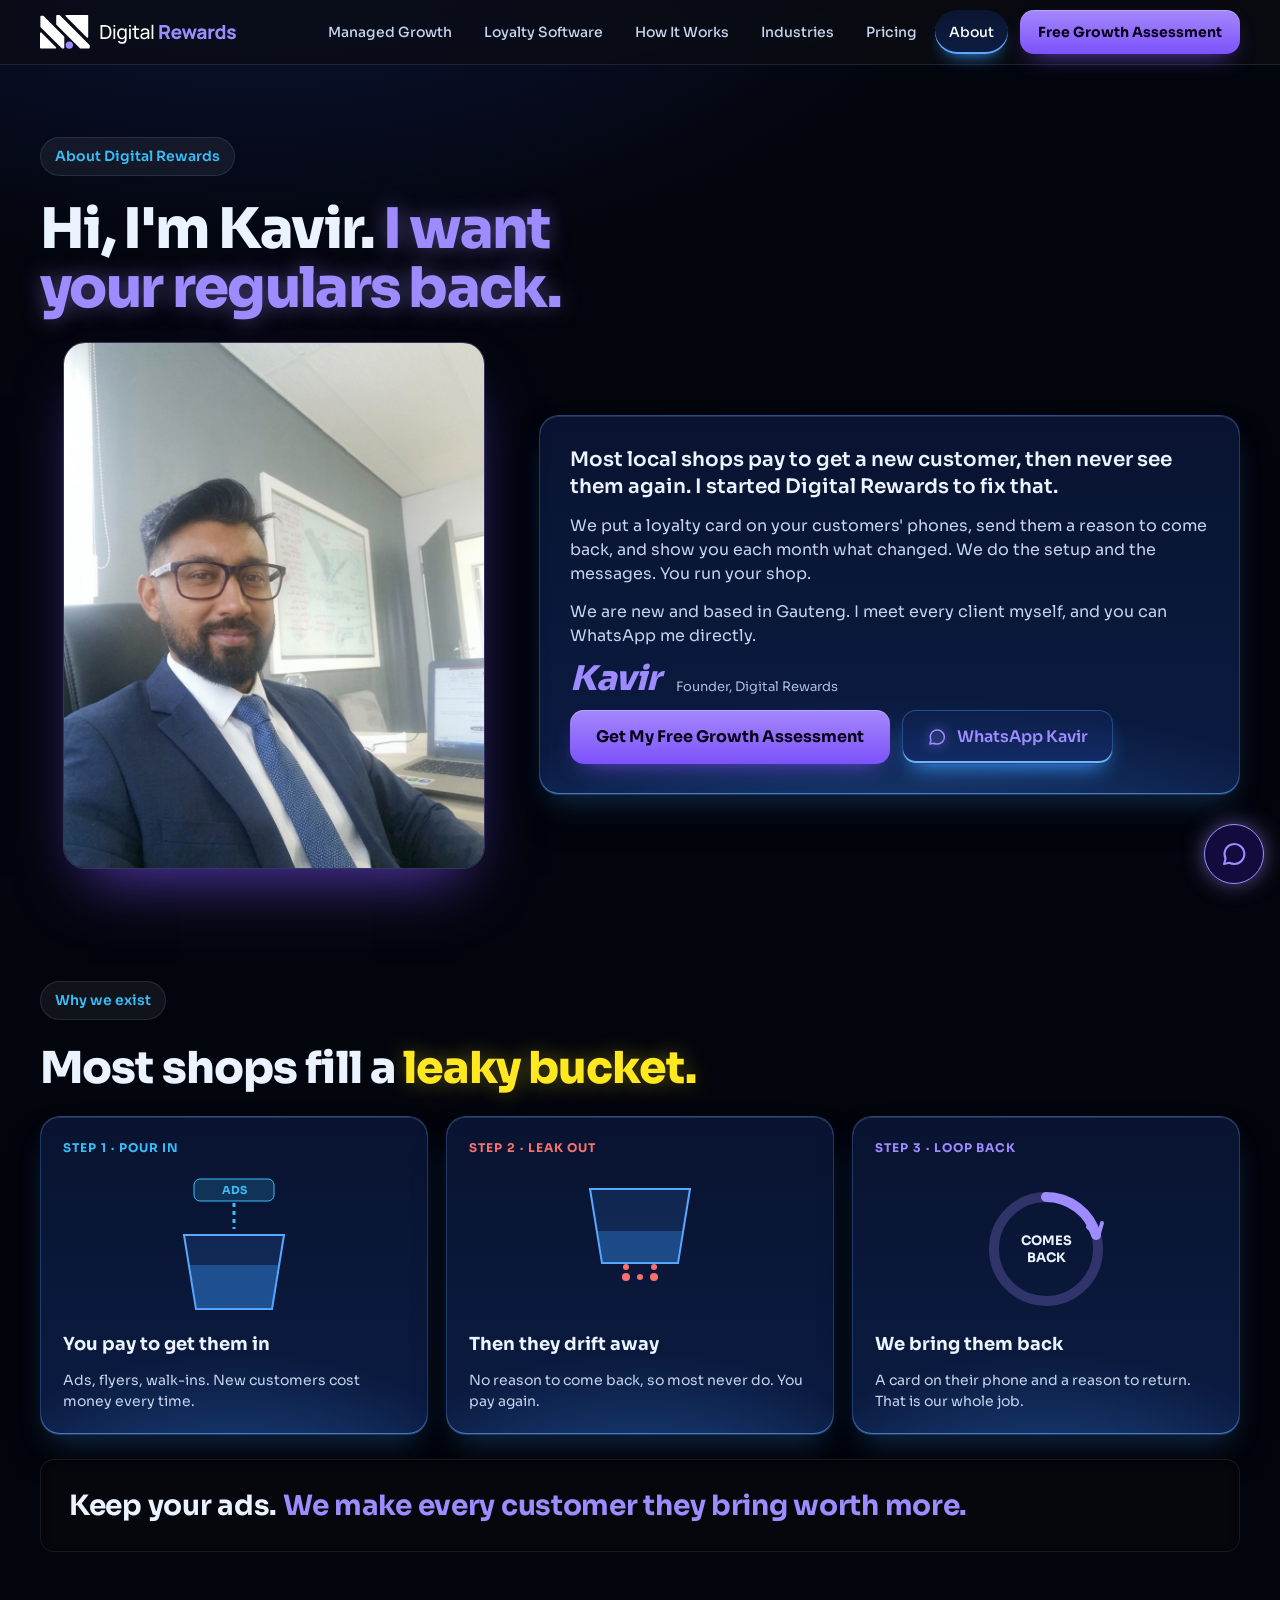
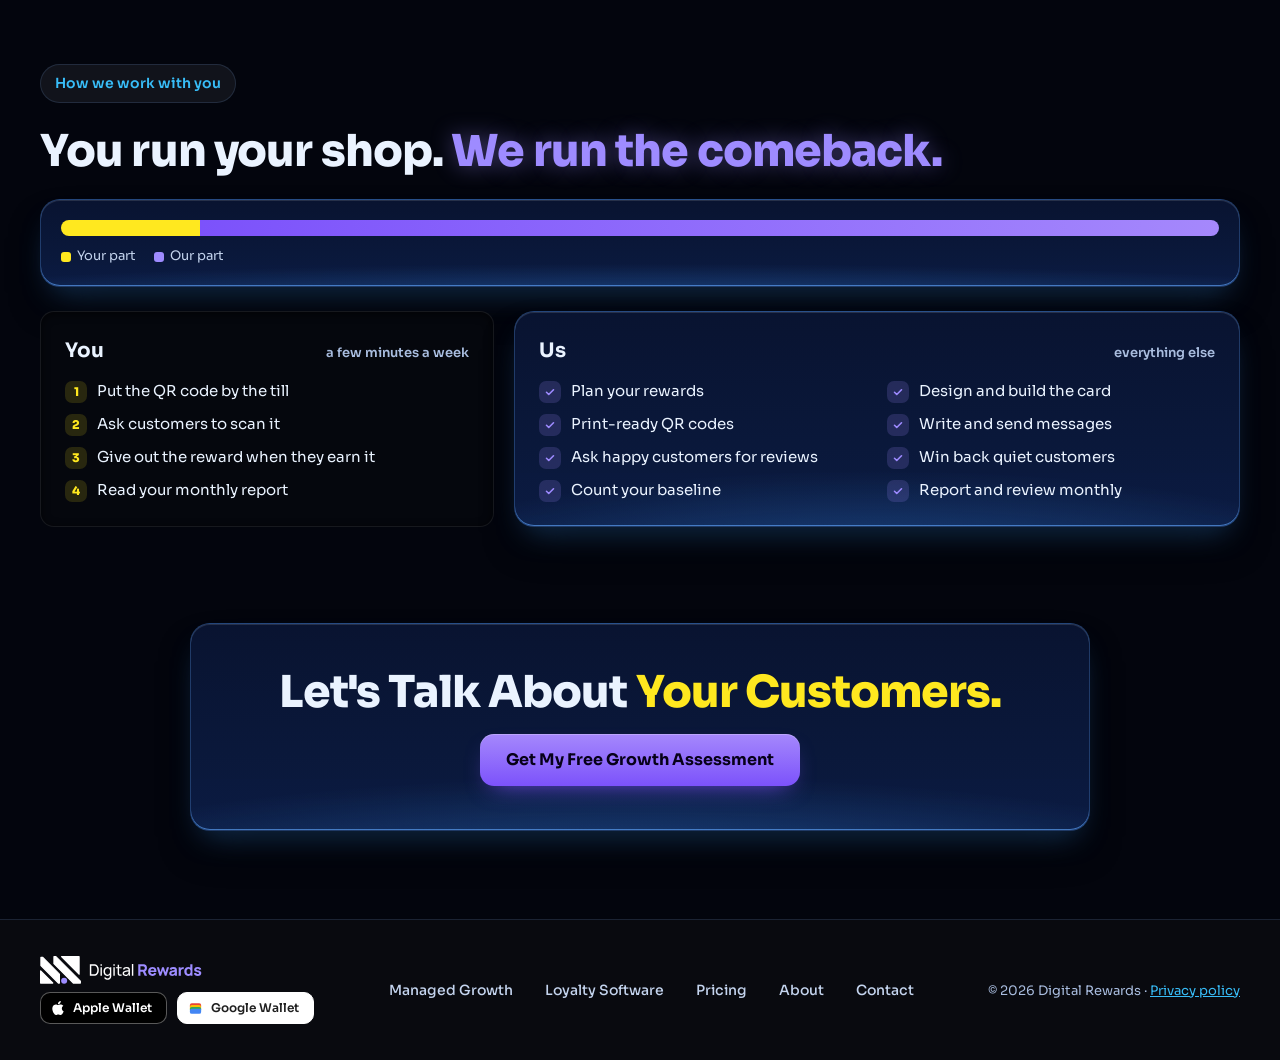
<file: about.html>
<!doctype html>
<html lang="en-ZA">
<head>
<meta charset="utf-8">
<meta name="viewport" content="width=device-width, initial-scale=1">
<meta name="robots" content="noindex, nofollow">
<title>About | Digital Rewards</title>
<meta name="description" content="Why Digital Rewards exists and who runs it.">
<link rel="canonical" href="https://kavirg3.github.io/digital-rewards-v2/about">
<meta property="og:type" content="website">
<meta property="og:title" content="About | Digital Rewards">
<meta property="og:description" content="Why Digital Rewards exists and who runs it.">
<meta property="og:url" content="https://kavirg3.github.io/digital-rewards-v2/about">
<meta name="theme-color" content="#03050D">
<link rel="icon" href="favicon.svg?v=2" type="image/svg+xml">
<link rel="icon" href="brand/png/favicon-32.png?v=2" sizes="32x32" type="image/png">
<link rel="apple-touch-icon" href="brand/png/dr-app-icon-180.png">
<meta property="og:image" content="https://kavirg3.github.io/digital-rewards-v2/brand/png/dr-share-1200x630.png">
<meta property="og:image:width" content="1200">
<meta property="og:image:height" content="630">
<link rel="preconnect" href="https://fonts.googleapis.com">
<link rel="preconnect" href="https://fonts.gstatic.com" crossorigin>
<link rel="stylesheet" href="https://fonts.googleapis.com/css2?family=Sora:wght@400;500;600;700;800&display=swap">
<link rel="stylesheet" href="styles.css?v=202611191500">
<link rel="stylesheet" href="v2.css?v=202611191500">
</head>
<body>
<a class="skip" href="#main">Skip to content</a>
<div style="background: radial-gradient(ellipse 1200px 700px at 20% -6%, rgba(29,53,140,0.42), transparent 62%), #03050D; color: #EAF3FF; font-family: Sora, system-ui, sans-serif; font-size: 16px; line-height: 1.5; color-scheme: dark">

<header style="position: sticky; top: 0; z-index: 20; background: rgba(11,13,17,0.74); backdrop-filter: blur(22px) saturate(150%); border-bottom: 1px solid rgba(120,170,235,0.16)">
<div style="max-width: 1200px; margin: 0 auto; padding: 10px 24px; display: flex; flex-wrap: wrap; align-items: center; justify-content: space-between; gap: 8px 20px">
<a href="./" style="display: flex; align-items: center; gap: 10px; color: #FFFFFF; text-decoration: none; font-weight: 800; font-size: 18px; min-height: 44px">
<img src="brand/dr-logo-horizontal.svg" alt="Digital Rewards" width="198" height="34" style="display:block"></a>
<nav aria-label="Main" style="display: flex; flex-wrap: wrap; align-items: center; gap: 2px 4px">
<a class="pill" href="managed-growth">Managed Growth</a>
<a class="pill" href="loyalty-software">Loyalty Software</a>
<a class="pill" href="./#how">How It Works</a>
<a class="pill" href="./#industries">Industries</a>
<a class="pill" href="pricing">Pricing</a>
<a class="pill" href="about">About</a>
<a class="cta" href="contact" style="min-height: 44px; padding: 0 18px; font-size: 14px; margin-left: 8px">Free Growth Assessment</a>
</nav>
</div>
</header>

<main id="main">

<section class="ab-sec ab-top">
<div class="ab-in">
<div class="chip" style="align-self: flex-start; color: #38BDF8">About Digital Rewards</div>
<h1 class="ab-h1">Hi, I'm Kavir. <span class="ab-gv">I want your regulars back.</span></h1>
<div class="ab-fl">
<div class="ab-photo" data-founder-photo>
<img data-founder-img alt="Kavir, founder of Digital Rewards" hidden>
<div class="ab-mono" data-founder-mono aria-hidden="true"><span>K</span></div>
</div>
<div class="glass ab-letter">
<p class="ab-big">Most local shops pay to get a new customer, then never see them again. I started Digital Rewards to fix that.</p>
<p>We put a loyalty card on your customers' phones, send them a reason to come back, and show you each month what changed. We do the setup and the messages. You run your shop.</p>
<p>We are new and based in Gauteng. I meet every client myself, and you can WhatsApp me directly.</p>
<div class="ab-sigrow"><span class="ab-sig">Kavir</span><span class="ab-role">Founder, Digital Rewards</span></div>
<div class="ab-btns"><a class="cta" href="contact">Get My Free Growth Assessment</a><a class="edge" href="contact" data-wa style="color: #9E8BFF"><svg class="neon" aria-hidden="true" width="20" height="20" viewBox="0 0 24 24" fill="none" stroke="currentColor" stroke-width="1.8" stroke-linecap="round" stroke-linejoin="round"><path d="M3.5 20.5l1.3-4.6A8.5 8.5 0 1112 20.5a8.5 8.5 0 01-4-1z"/></svg>WhatsApp Kavir</a></div>
</div>
</div>
</div>
</section>

<section class="ab-sec">
<div class="ab-in">
<div class="chip" style="align-self: flex-start; color: #38BDF8">Why we exist</div>
<h2 class="ab-h2">Most shops fill a <span class="ab-gy">leaky bucket.</span></h2>
<div class="ab-lk">
<div class="glass ab-lkc">
<span class="ab-step" style="color: #38BDF8">Step 1 · Pour in</span>
<svg viewBox="0 0 220 150" aria-hidden="true"><rect x="70" y="10" width="80" height="22" rx="6" fill="rgba(56,189,248,.18)" stroke="#38BDF8"/><text x="110" y="25" text-anchor="middle" fill="#38BDF8" font-size="11" font-family="Sora, sans-serif" font-weight="700">ADS</text><path d="M110 34v26" stroke="#38BDF8" stroke-width="3" stroke-dasharray="4 4"/><path d="M60 66h100l-12 74H72z" fill="rgba(56,152,255,.14)" stroke="#5AA8FF" stroke-width="2"/><path d="M66 96h88l-6 44H72z" fill="rgba(56,152,255,.35)"/></svg>
<h3>You pay to get them in</h3>
<p>Ads, flyers, walk-ins. New customers cost money every time.</p>
</div>
<div class="glass ab-lkc">
<span class="ab-step" style="color: #F87171">Step 2 · Leak out</span>
<svg viewBox="0 0 220 150" aria-hidden="true"><path d="M60 20h100l-12 74H72z" fill="rgba(56,152,255,.14)" stroke="#5AA8FF" stroke-width="2"/><path d="M68 62h84l-5 32H72z" fill="rgba(56,152,255,.3)"/><circle cx="96" cy="98" r="3" fill="#F87171"/><circle cx="124" cy="98" r="3" fill="#F87171"/><circle class="ab-drip" cx="96" cy="108" r="4" fill="#F87171"/><circle class="ab-drip ab-d2" cx="124" cy="108" r="4" fill="#F87171"/><circle class="ab-drip ab-d3" cx="110" cy="108" r="3" fill="#F87171"/></svg>
<h3>Then they drift away</h3>
<p>No reason to come back, so most never do. You pay again.</p>
</div>
<div class="glass ab-lkc">
<span class="ab-step" style="color: #9E8BFF">Step 3 · Loop back</span>
<svg viewBox="0 0 220 150" aria-hidden="true"><circle cx="110" cy="80" r="52" fill="none" stroke="rgba(158,139,255,.25)" stroke-width="10"/><g class="ab-spin"><path d="M110 28a52 52 0 0 1 50 38" fill="none" stroke="#9E8BFF" stroke-width="10" stroke-linecap="round"/><path d="M152 58l10 10 4-14" fill="none" stroke="#9E8BFF" stroke-width="4" stroke-linecap="round" stroke-linejoin="round"/></g><text x="110" y="76" text-anchor="middle" fill="#EAF3FF" font-size="13" font-family="Sora, sans-serif" font-weight="700">COMES</text><text x="110" y="93" text-anchor="middle" fill="#EAF3FF" font-size="13" font-family="Sora, sans-serif" font-weight="700">BACK</text></svg>
<h3>We bring them back</h3>
<p>A card on their phone and a reason to return. That is our whole job.</p>
</div>
</div>
<div class="well ab-quote">Keep your ads. <span style="color: #9E8BFF">We make every customer they bring worth more.</span></div>
</div>
</section>

<section class="ab-sec">
<div class="ab-in">
<div class="chip" style="align-self: flex-start; color: #38BDF8">How we work with you</div>
<h2 class="ab-h2">You run your shop. <span class="ab-gv">We run the comeback.</span></h2>
<div class="glass ab-split">
<div class="ab-bar" role="img" aria-label="Most of the work is ours"><span class="ab-bar-you"></span><span class="ab-bar-us"></span></div>
<div class="ab-legend"><span><i style="background: #FFE81F"></i>Your part</span><span><i style="background: #9E8BFF"></i>Our part</span></div>
</div>
<div class="ab-yu">
<div class="well ab-side ab-you">
<h3>You <small>a few minutes a week</small></h3>
<ul>
<li><i>1</i>Put the QR code by the till</li>
<li><i>2</i>Ask customers to scan it</li>
<li><i>3</i>Give out the reward when they earn it</li>
<li><i>4</i>Read your monthly report</li>
</ul>
</div>
<div class="glass ab-side ab-us">
<h3>Us <small>everything else</small></h3>
<ul>
<li><i><svg aria-hidden="true" width="12" height="12" viewBox="0 0 24 24" fill="none" stroke="currentColor" stroke-width="3.2" stroke-linecap="round" stroke-linejoin="round"><path d="M5 12.5l4.5 4.5L19 7.5"/></svg></i>Plan your rewards</li>
<li><i><svg aria-hidden="true" width="12" height="12" viewBox="0 0 24 24" fill="none" stroke="currentColor" stroke-width="3.2" stroke-linecap="round" stroke-linejoin="round"><path d="M5 12.5l4.5 4.5L19 7.5"/></svg></i>Design and build the card</li>
<li><i><svg aria-hidden="true" width="12" height="12" viewBox="0 0 24 24" fill="none" stroke="currentColor" stroke-width="3.2" stroke-linecap="round" stroke-linejoin="round"><path d="M5 12.5l4.5 4.5L19 7.5"/></svg></i>Print-ready QR codes</li>
<li><i><svg aria-hidden="true" width="12" height="12" viewBox="0 0 24 24" fill="none" stroke="currentColor" stroke-width="3.2" stroke-linecap="round" stroke-linejoin="round"><path d="M5 12.5l4.5 4.5L19 7.5"/></svg></i>Write and send messages</li>
<li><i><svg aria-hidden="true" width="12" height="12" viewBox="0 0 24 24" fill="none" stroke="currentColor" stroke-width="3.2" stroke-linecap="round" stroke-linejoin="round"><path d="M5 12.5l4.5 4.5L19 7.5"/></svg></i>Ask happy customers for reviews</li>
<li><i><svg aria-hidden="true" width="12" height="12" viewBox="0 0 24 24" fill="none" stroke="currentColor" stroke-width="3.2" stroke-linecap="round" stroke-linejoin="round"><path d="M5 12.5l4.5 4.5L19 7.5"/></svg></i>Win back quiet customers</li>
<li><i><svg aria-hidden="true" width="12" height="12" viewBox="0 0 24 24" fill="none" stroke="currentColor" stroke-width="3.2" stroke-linecap="round" stroke-linejoin="round"><path d="M5 12.5l4.5 4.5L19 7.5"/></svg></i>Count your baseline</li>
<li><i><svg aria-hidden="true" width="12" height="12" viewBox="0 0 24 24" fill="none" stroke="currentColor" stroke-width="3.2" stroke-linecap="round" stroke-linejoin="round"><path d="M5 12.5l4.5 4.5L19 7.5"/></svg></i>Report and review monthly</li>
</ul>
</div>
</div>
</div>
</section>

<section style="padding: 40px 24px 88px">
<div class="glass" style="max-width: 900px; margin: 0 auto; padding: 44px 28px; display: flex; flex-direction: column; align-items: center; gap: 18px; text-align: center">
<h2 style="margin: 0; font-size: clamp(28px, 3.6vw, 44px); line-height: 1.1; letter-spacing: -0.02em; font-weight: 800">Let's Talk About <span style="color: #FFE81F">Your Customers.</span></h2>
<a class="cta" href="contact">Get My Free Growth Assessment</a>
</div>
</section>

</main>

<footer style="padding: 36px 24px; border-top: 1px solid rgba(120,170,235,0.16); background: rgba(11,13,17,0.74)">
<div style="max-width: 1200px; margin: 0 auto; display: flex; flex-wrap: wrap; justify-content: space-between; align-items: center; gap: 20px; font-size: 13px; color: #A9BDDF">
<div style="display: flex; flex-direction: column; gap: 8px"><img src="brand/dr-logo-horizontal.svg" alt="Digital Rewards" width="163" height="28" style="display:block"><div class="wa-chips sm" role="group" aria-label="Works with Apple Wallet and Google Wallet"><span class="wa-chip ap"><svg aria-hidden="true" width="14" height="14" viewBox="0 0 24 24" fill="#fff"><path d="M12.152 6.896c-.948 0-2.415-1.078-3.96-1.04-2.04.027-3.91 1.183-4.961 3.014-2.117 3.675-.546 9.103 1.519 12.09 1.013 1.454 2.208 3.09 3.792 3.039 1.52-.065 2.09-.987 3.935-.987 1.831 0 2.35.987 3.96.948 1.637-.026 2.676-1.48 3.676-2.948 1.156-1.688 1.636-3.325 1.662-3.415-.039-.013-3.182-1.221-3.22-4.857-.026-3.04 2.48-4.494 2.597-4.559-1.429-2.09-3.623-2.324-4.39-2.376-2-.156-3.675 1.09-4.61 1.09zM15.53 3.83c.843-1.012 1.4-2.427 1.245-3.83-1.207.052-2.662.805-3.532 1.818-.78.896-1.454 2.338-1.273 3.714 1.338.104 2.715-.688 3.559-1.701"/></svg><span>Apple Wallet</span></span><span class="wa-chip gg"><svg aria-hidden="true" width="15" height="15" viewBox="0 0 24 24"><rect x="3" y="3.5" width="18" height="8" rx="3" fill="#EA4335"/><rect x="3" y="6.5" width="18" height="8" rx="3" fill="#FBBC04"/><rect x="3" y="9.5" width="18" height="8" rx="3" fill="#34A853"/><path d="M3 15.5a3 3 0 013-3h15v5a3 3 0 01-3 3H6a3 3 0 01-3-3z" fill="#4285F4"/></svg><span>Google Wallet</span></span></div></div>
<nav aria-label="Footer" style="display: flex; flex-wrap: wrap; gap: 2px 4px">
<a class="pill" href="managed-growth">Managed Growth</a><a class="pill" href="loyalty-software">Loyalty Software</a><a class="pill" href="pricing">Pricing</a><a class="pill" href="about">About</a><a class="pill" href="contact">Contact</a>
</nav>
<div>© 2026 Digital Rewards · <a href="privacy">Privacy policy</a></div>
</div>
</footer>

</div>
<script src="config.js?v=202611191500"></script>
<script src="site.js?v=202611191500"></script>
<script src="v2.js?v=202611191500"></script>
</body>
</html>
</file>
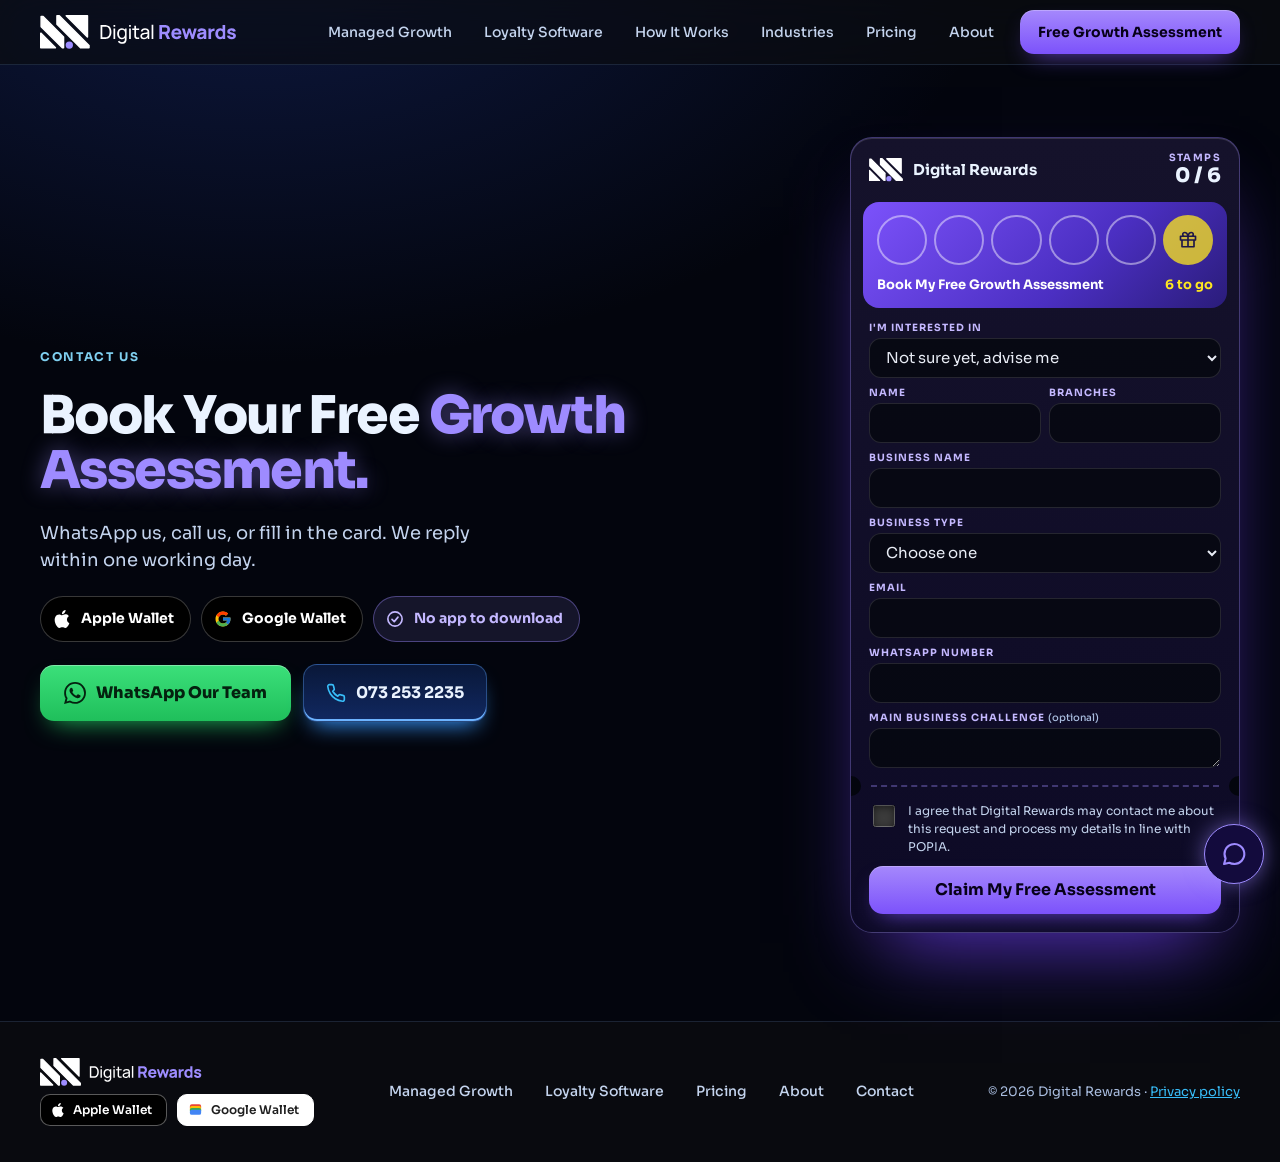
<file: contact.html>
<!doctype html>
<html lang="en-ZA">
<head>
<meta charset="utf-8">
<meta name="viewport" content="width=device-width, initial-scale=1">
<meta name="robots" content="noindex, nofollow">
<title>Contact | Digital Rewards</title>
<meta name="description" content="Book a free growth assessment with Digital Rewards. WhatsApp, call or send your details.">
<link rel="canonical" href="https://kavirg3.github.io/digital-rewards-v2/contact">
<meta property="og:type" content="website">
<meta property="og:title" content="Contact | Digital Rewards">
<meta property="og:description" content="Book a free growth assessment with Digital Rewards. WhatsApp, call or send your details.">
<meta property="og:url" content="https://kavirg3.github.io/digital-rewards-v2/contact">
<meta name="theme-color" content="#03050D">
<link rel="icon" href="favicon.svg?v=2" type="image/svg+xml">
<link rel="icon" href="brand/png/favicon-32.png?v=2" sizes="32x32" type="image/png">
<link rel="apple-touch-icon" href="brand/png/dr-app-icon-180.png">
<meta property="og:image" content="https://kavirg3.github.io/digital-rewards-v2/brand/png/dr-share-1200x630.png">
<meta property="og:image:width" content="1200">
<meta property="og:image:height" content="630">
<link rel="preconnect" href="https://fonts.googleapis.com">
<link rel="preconnect" href="https://fonts.gstatic.com" crossorigin>
<link rel="stylesheet" href="https://fonts.googleapis.com/css2?family=Sora:wght@400;500;600;700;800&display=swap">
<link rel="stylesheet" href="styles.css?v=202611191500">
<link rel="stylesheet" href="v2.css?v=202611191500">
</head>
<body>
<a class="skip" href="#main">Skip to content</a>
<div style="background: radial-gradient(ellipse 1200px 700px at 20% -6%, rgba(29,53,140,0.42), transparent 62%), #03050D; color: #EAF3FF; font-family: Sora, system-ui, sans-serif; font-size: 16px; line-height: 1.5; color-scheme: dark">

<header style="position: sticky; top: 0; z-index: 20; background: rgba(11,13,17,0.74); backdrop-filter: blur(22px) saturate(150%); border-bottom: 1px solid rgba(120,170,235,0.16)">
<div style="max-width: 1200px; margin: 0 auto; padding: 10px 24px; display: flex; flex-wrap: wrap; align-items: center; justify-content: space-between; gap: 8px 20px">
<a href="./" style="display: flex; align-items: center; gap: 10px; color: #FFFFFF; text-decoration: none; font-weight: 800; font-size: 18px; min-height: 44px">
<img src="brand/dr-logo-horizontal.svg" alt="Digital Rewards" width="198" height="34" style="display:block"></a>
<nav aria-label="Main" style="display: flex; flex-wrap: wrap; align-items: center; gap: 2px 4px">
<a class="pill" href="managed-growth">Managed Growth</a>
<a class="pill" href="loyalty-software">Loyalty Software</a>
<a class="pill" href="./#how">How It Works</a>
<a class="pill" href="./#industries">Industries</a>
<a class="pill" href="pricing">Pricing</a>
<a class="pill" href="about">About</a>
<a class="cta" href="#assessment" style="min-height: 44px; padding: 0 18px; font-size: 14px; margin-left: 8px">Free Growth Assessment</a>
</nav>
</div>
</header>

<main id="main">
<section id="assessment" style="padding: 72px 24px 88px">
<div style="max-width: 1200px; margin: 0 auto; display: flex; flex-wrap: wrap; gap: 56px; align-items: center">
<div style="flex: 1 1 440px; min-width: 0; display: flex; flex-direction: column; gap: 22px">
<span class="v2-kick">Contact us</span>
<h1 style="margin: 0; font-size: clamp(30px, 4.2vw, 52px); line-height: 1.06; letter-spacing: -0.03em; font-weight: 800">Book Your Free <span style="color: #9E8BFF; text-shadow: 0 0 22px rgba(158,139,255,0.45)">Growth Assessment.</span></h1>
<p style="margin: 0; color: #C4D4EE; font-size: 18px; max-width: 480px">WhatsApp us, call us, or fill in the card. We reply within one working day.</p>
<ul class="wchips" aria-label="Where the card works">
<li class="wchip"><svg aria-hidden="true" width="18" height="18" viewBox="0 0 24 24" fill="#FFFFFF"><path d="M12.152 6.896c-.948 0-2.415-1.078-3.96-1.04-2.04.027-3.91 1.183-4.961 3.014-2.117 3.675-.546 9.103 1.519 12.09 1.013 1.454 2.208 3.09 3.792 3.039 1.52-.065 2.09-.987 3.935-.987 1.831 0 2.35.987 3.96.948 1.637-.026 2.676-1.48 3.676-2.948 1.156-1.688 1.636-3.325 1.662-3.415-.039-.013-3.182-1.221-3.22-4.857-.026-3.04 2.48-4.494 2.597-4.559-1.429-2.09-3.623-2.324-4.39-2.376-2-.156-3.675 1.09-4.61 1.09zM15.53 3.83c.843-1.012 1.4-2.427 1.245-3.83-1.207.052-2.662.805-3.532 1.818-.78.896-1.454 2.338-1.273 3.714 1.338.104 2.715-.688 3.559-1.701"/></svg>Apple Wallet</li>
<li class="wchip"><svg aria-hidden="true" width="18" height="18" viewBox="0 0 48 48"><path fill="#FFC107" d="M43.611 20.083H42V20H24v8h11.303c-1.649 4.657-6.08 8-11.303 8-6.627 0-12-5.373-12-12s5.373-12 12-12c3.059 0 5.842 1.154 7.961 3.039l5.657-5.657C34.046 6.053 29.268 4 24 4 12.955 4 4 12.955 4 24s8.955 20 20 20 20-8.955 20-20c0-1.341-.138-2.65-.389-3.917z"/><path fill="#FF3D00" d="M6.306 14.691l6.571 4.819C14.655 15.108 18.961 12 24 12c3.059 0 5.842 1.154 7.961 3.039l5.657-5.657C34.046 6.053 29.268 4 24 4 16.318 4 9.656 8.337 6.306 14.691z"/><path fill="#4CAF50" d="M24 44c5.166 0 9.86-1.977 13.409-5.192l-6.19-5.238A11.91 11.91 0 0124 36c-5.202 0-9.619-3.317-11.283-7.946l-6.522 5.025C9.505 39.556 16.227 44 24 44z"/><path fill="#1976D2" d="M43.611 20.083H42V20H24v8h11.303a12.04 12.04 0 01-4.087 5.571l.003-.002 6.19 5.238C36.971 39.205 44 34 44 24c0-1.341-.138-2.65-.389-3.917z"/></svg>Google Wallet</li>
<li class="wchip wchip-v"><svg aria-hidden="true" width="18" height="18" viewBox="0 0 24 24" fill="none" stroke="currentColor" stroke-width="2.2" stroke-linecap="round" stroke-linejoin="round"><circle cx="12" cy="12" r="9.5"/><path d="M8 12.5l3 3 5-6"/></svg>No app to download</li>
</ul>
<div style="display: flex; flex-wrap: wrap; align-items: center; gap: 12px">
<a class="wa-btn" href="contact" data-wa><svg aria-hidden="true" width="22" height="22" viewBox="0 0 24 24" fill="currentColor"><path d="M17.472 14.382c-.297-.149-1.758-.867-2.03-.967-.273-.099-.471-.148-.67.15-.197.297-.767.966-.94 1.164-.173.199-.347.223-.644.075-.297-.15-1.255-.463-2.39-1.475-.883-.788-1.48-1.761-1.653-2.059-.173-.297-.018-.458.13-.606.134-.133.298-.347.446-.52.149-.174.198-.298.298-.497.099-.198.05-.371-.025-.52-.075-.149-.669-1.612-.916-2.207-.242-.579-.487-.5-.669-.51-.173-.008-.371-.01-.57-.01-.198 0-.52.074-.792.372-.272.297-1.04 1.016-1.04 2.479 0 1.462 1.065 2.875 1.213 3.074.149.198 2.096 3.2 5.077 4.487.709.306 1.262.489 1.694.625.712.227 1.36.195 1.871.118.571-.085 1.758-.719 2.006-1.413.248-.694.248-1.289.173-1.413-.074-.124-.272-.198-.57-.347m-5.421 7.403h-.004a9.87 9.87 0 01-5.031-1.378l-.361-.214-3.741.982.998-3.648-.235-.374a9.86 9.86 0 01-1.51-5.26c.001-5.45 4.436-9.884 9.888-9.884 2.64 0 5.122 1.03 6.988 2.898a9.825 9.825 0 012.893 6.994c-.003 5.45-4.437 9.884-9.885 9.884m8.413-18.297A11.815 11.815 0 0012.05 0C5.495 0 .16 5.335.157 11.892c0 2.096.547 4.142 1.588 5.945L.057 24l6.305-1.654a11.882 11.882 0 005.683 1.448h.005c6.554 0 11.89-5.335 11.893-11.893a11.821 11.821 0 00-3.48-8.413z"/></svg>WhatsApp Our Team</a>
<a class="ph-btn" href="tel:0732532235" data-tel><svg aria-hidden="true" width="20" height="20" viewBox="0 0 24 24" fill="none" stroke="#38BDF8" stroke-width="2" stroke-linecap="round" stroke-linejoin="round"><path d="M22 16.92v3a2 2 0 01-2.18 2 19.79 19.79 0 01-8.63-3.07 19.5 19.5 0 01-6-6 19.79 19.79 0 01-3.07-8.67A2 2 0 014.11 2h3a2 2 0 012 1.72c.127.96.361 1.903.7 2.81a2 2 0 01-.45 2.11L8.09 9.91a16 16 0 006 6l1.27-1.27a2 2 0 012.11-.45c.907.339 1.85.573 2.81.7A2 2 0 0122 16.92z"/></svg><span data-tel-text>073 253 2235</span></a>
</div>

</div>
<div class="pass" data-lead-box>
<div data-if="sent" hidden>
<div role="status" style="display: flex; flex-direction: column; gap: 12px; padding: 48px 26px; text-align: center; align-items: center">
<div class="orb" style="color: #FFE81F"><svg class="neon" aria-hidden="true" width="30" height="30" viewBox="0 0 24 24" fill="none" stroke="currentColor" stroke-width="2" stroke-linecap="round" stroke-linejoin="round"><path d="M20 12v9H4v-9M2 7h20v5H2zM12 21V7M12 7H7.5a2.5 2.5 0 010-5C11 2 12 7 12 7zM12 7h4.5a2.5 2.5 0 000-5C13 2 12 7 12 7z"/></svg></div>
<h3 style="margin: 0; font-size: 24px">Card complete. Your request is in.</h3>
<p style="margin: 0; color: #C4D4EE">We will WhatsApp you to book your free growth assessment.</p>
</div>
</div>
<div data-if="notSent">
<form data-lead-form data-stamps>
<div class="pass-top">
<span style="display: flex; align-items: center; gap: 10px"><svg aria-hidden="true" width="34" height="24" viewBox="0 0 130 90"><g fill="#FFFFFF" stroke="#FFFFFF" stroke-width="5" stroke-linejoin="round"><path d="M2 47 L40 85 L2 85 Z"/><path d="M3 4 L8 4 L61 57 L61 85 L58 85 L3 30 Z"/><path d="M44 2 L50 2 L127 79 L127 85 L105 85 L44 24 Z"/><path d="M68 2 L123 2 L123 57 Z"/></g><circle cx="76" cy="78" r="10" fill="#9D8CFF"/></svg><strong style="font-size: 15px">Digital Rewards</strong></span>
<span style="display: flex; flex-direction: column; align-items: flex-end; line-height: 1.2"><span style="font-size: 10px; font-weight: 700; letter-spacing: 0.14em; color: #C4B8FF">STAMPS</span><span style="font-size: 20px; font-weight: 800"><span data-stamp-count>0</span> / 6</span></span>
</div>
<div class="pass-strip">
<div class="stamps" role="img" aria-label="0 of 6 stamps collected" data-stamp-row>
<span class="stamp"></span><span class="stamp"></span><span class="stamp"></span><span class="stamp"></span><span class="stamp"></span>
<span class="stamp stamp-gift"><svg aria-hidden="true" width="18" height="18" viewBox="0 0 24 24" fill="none" stroke="#15122B" stroke-width="2.2" stroke-linecap="round" stroke-linejoin="round"><path d="M20 12v9H4v-9M2 7h20v5H2zM12 21V7M12 7H7.5a2.5 2.5 0 010-5C11 2 12 7 12 7zM12 7h4.5a2.5 2.5 0 000-5C13 2 12 7 12 7z"/></svg></span>
</div>
<div style="display: flex; justify-content: space-between; gap: 8px; font-size: 13px; font-weight: 700; color: #FFFFFF"><h3 style="margin: 0; font-size: 13px">Book My Free Growth Assessment</h3><span style="color: #FFE81F; white-space: nowrap" data-stamp-left>6 to go</span></div>
</div>
<div class="pass-fields">
<div class="pf"><label for="f-int">I'm interested in</label><select id="f-int" name="interest"><option>Managed Growth (you run it for me)</option><option>Loyalty Software (I run it myself)</option><option selected>Not sure yet, advise me</option></select></div>
<div class="pass-two">
<div class="pf"><label for="f-name">Name</label><input id="f-name" name="name" type="text" autocomplete="name" required data-stamp></div>
<div class="pf"><label for="f-branches">Branches</label><input id="f-branches" name="branches" type="number" min="1" inputmode="numeric" required data-stamp></div>
</div>
<div class="pf"><label for="f-biz">Business name</label><input id="f-biz" name="business" type="text" autocomplete="organization" required data-stamp></div>
<div class="pf"><label for="f-type">Business type</label><select id="f-type" name="type" required data-stamp><option value="">Choose one</option><option>Restaurant, café or takeaway</option><option>Cannabis retailer</option><option>Butchery or speciality retail</option><option>Shopping centre</option><option>Salon or barber</option><option>Spa or beauty</option><option>Hotel or hospitality</option><option>Gym or fitness</option><option>Retail store</option><option>Other</option></select></div>
<div class="pf"><label for="f-email">Email</label><input id="f-email" name="email" type="email" autocomplete="email" required data-stamp></div>
<div class="pf"><label for="f-wa">WhatsApp number</label><input id="f-wa" name="whatsapp" type="tel" autocomplete="tel" pattern="[0-9+ ]{10,15}" title="Enter a phone number, for example 082 123 4567" required data-stamp></div>
<div class="pf"><label for="f-ch">Main business challenge <span style="text-transform: none; letter-spacing: 0; font-weight: 500; color: #A9BDDF">(optional)</span></label><textarea id="f-ch" name="challenge_note" rows="2"></textarea></div>
<input type="hidden" name="challenge" value="">
</div>
<div class="pass-tear" aria-hidden="true"><span></span></div>
<div class="pass-foot">
<label style="display: flex; gap: 10px; align-items: flex-start; font-size: 12px; color: #C4D4EE"><input type="checkbox" name="consent" required><span>I agree that Digital Rewards may contact me about this request and process my details in line with POPIA.</span></label>
<p data-form-error role="alert" hidden style="margin: 0; color: #FF9CAC; font-size: 14px"></p>
<button class="cta" type="submit">Claim My Free Assessment</button>
</div>
</form>
</div>
</div>
</div>
</section>
</main>

<footer style="padding: 36px 24px; border-top: 1px solid rgba(120,170,235,0.16); background: rgba(11,13,17,0.74)">
<div style="max-width: 1200px; margin: 0 auto; display: flex; flex-wrap: wrap; justify-content: space-between; align-items: center; gap: 20px; font-size: 13px; color: #A9BDDF">
<div style="display: flex; flex-direction: column; gap: 8px"><img src="brand/dr-logo-horizontal.svg" alt="Digital Rewards" width="163" height="28" style="display:block"><div class="wa-chips sm" role="group" aria-label="Works with Apple Wallet and Google Wallet"><span class="wa-chip ap"><svg aria-hidden="true" width="14" height="14" viewBox="0 0 24 24" fill="#fff"><path d="M12.152 6.896c-.948 0-2.415-1.078-3.96-1.04-2.04.027-3.91 1.183-4.961 3.014-2.117 3.675-.546 9.103 1.519 12.09 1.013 1.454 2.208 3.09 3.792 3.039 1.52-.065 2.09-.987 3.935-.987 1.831 0 2.35.987 3.96.948 1.637-.026 2.676-1.48 3.676-2.948 1.156-1.688 1.636-3.325 1.662-3.415-.039-.013-3.182-1.221-3.22-4.857-.026-3.04 2.48-4.494 2.597-4.559-1.429-2.09-3.623-2.324-4.39-2.376-2-.156-3.675 1.09-4.61 1.09zM15.53 3.83c.843-1.012 1.4-2.427 1.245-3.83-1.207.052-2.662.805-3.532 1.818-.78.896-1.454 2.338-1.273 3.714 1.338.104 2.715-.688 3.559-1.701"/></svg><span>Apple Wallet</span></span><span class="wa-chip gg"><svg aria-hidden="true" width="15" height="15" viewBox="0 0 24 24"><rect x="3" y="3.5" width="18" height="8" rx="3" fill="#EA4335"/><rect x="3" y="6.5" width="18" height="8" rx="3" fill="#FBBC04"/><rect x="3" y="9.5" width="18" height="8" rx="3" fill="#34A853"/><path d="M3 15.5a3 3 0 013-3h15v5a3 3 0 01-3 3H6a3 3 0 01-3-3z" fill="#4285F4"/></svg><span>Google Wallet</span></span></div></div>
<nav aria-label="Footer" style="display: flex; flex-wrap: wrap; gap: 2px 4px">
<a class="pill" href="managed-growth">Managed Growth</a><a class="pill" href="loyalty-software">Loyalty Software</a><a class="pill" href="pricing">Pricing</a><a class="pill" href="about">About</a><a class="pill" href="contact">Contact</a>
</nav>
<div>© 2026 Digital Rewards · <a href="privacy">Privacy policy</a></div>
</div>
</footer>

</div>
<script src="config.js?v=202611191500"></script>
<script src="site.js?v=202611191500"></script>
<script src="v2.js?v=202611191500"></script>
</body>
</html>
</file>
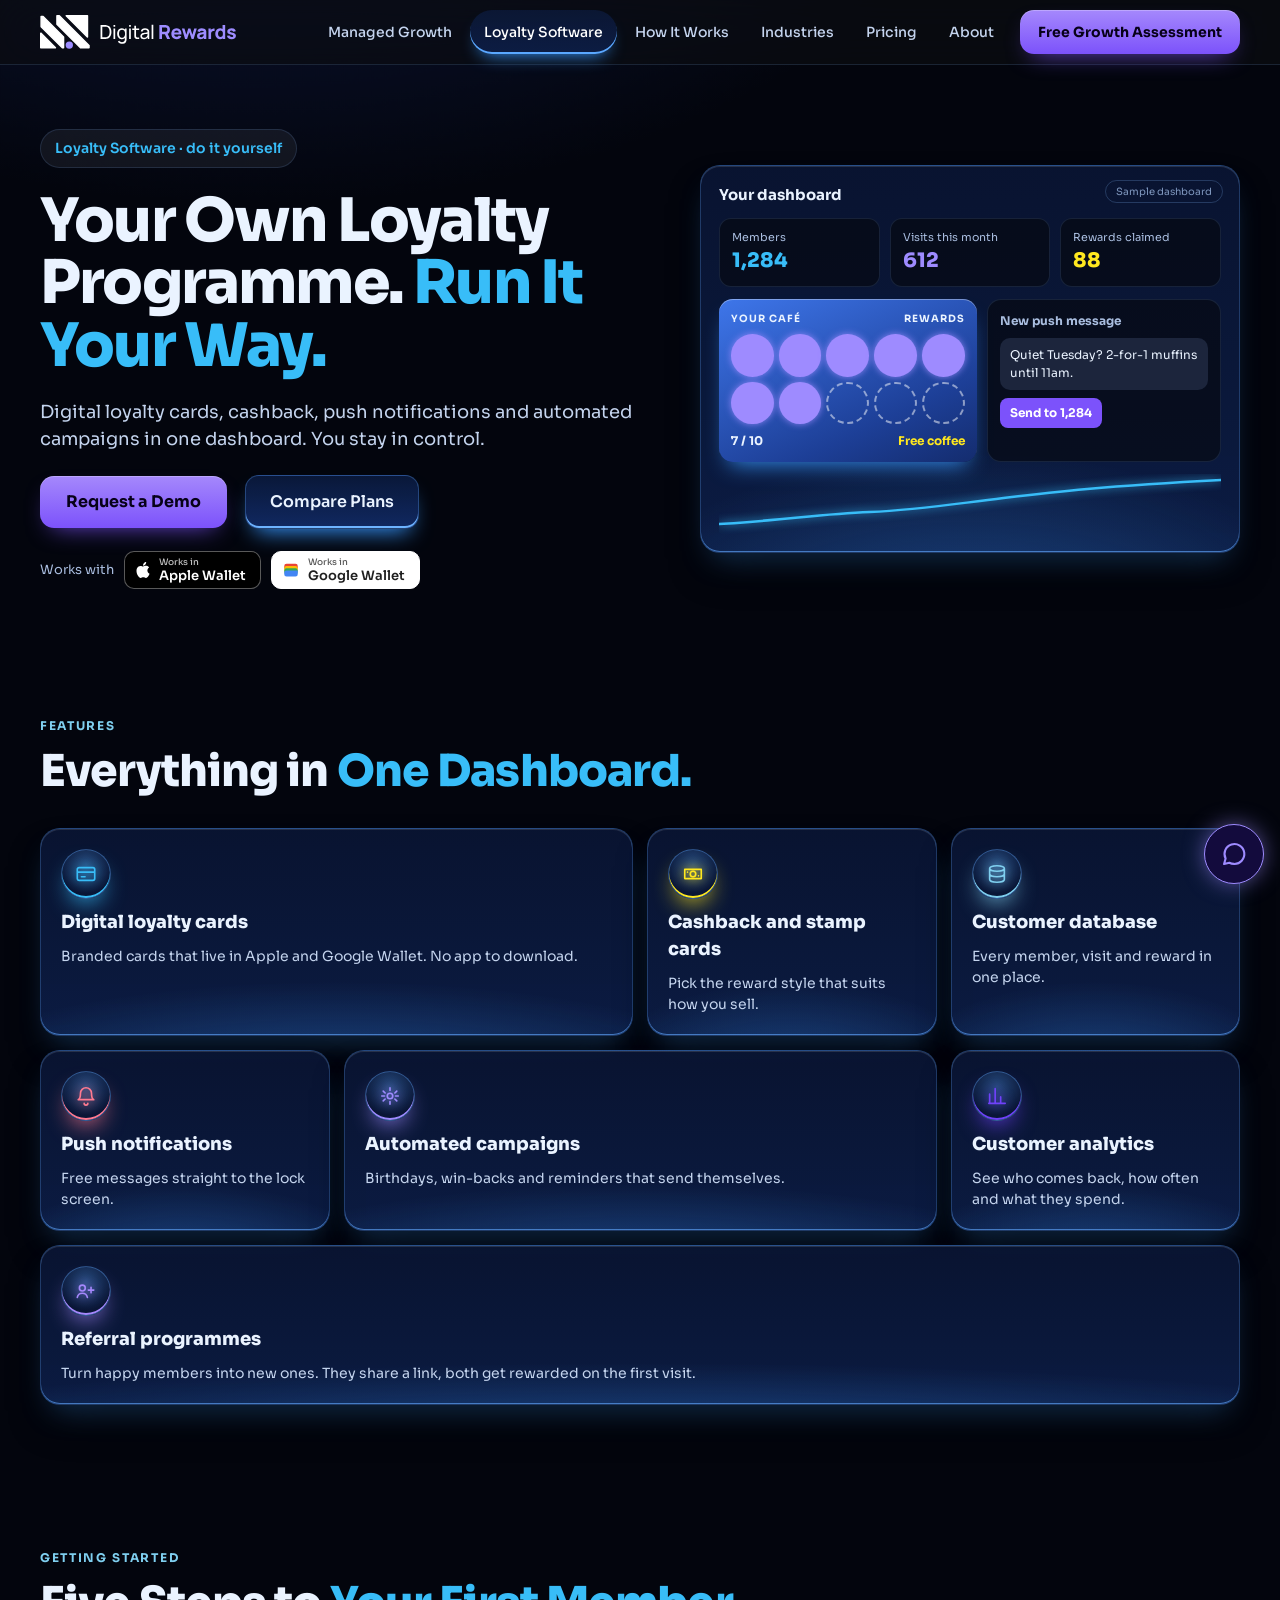
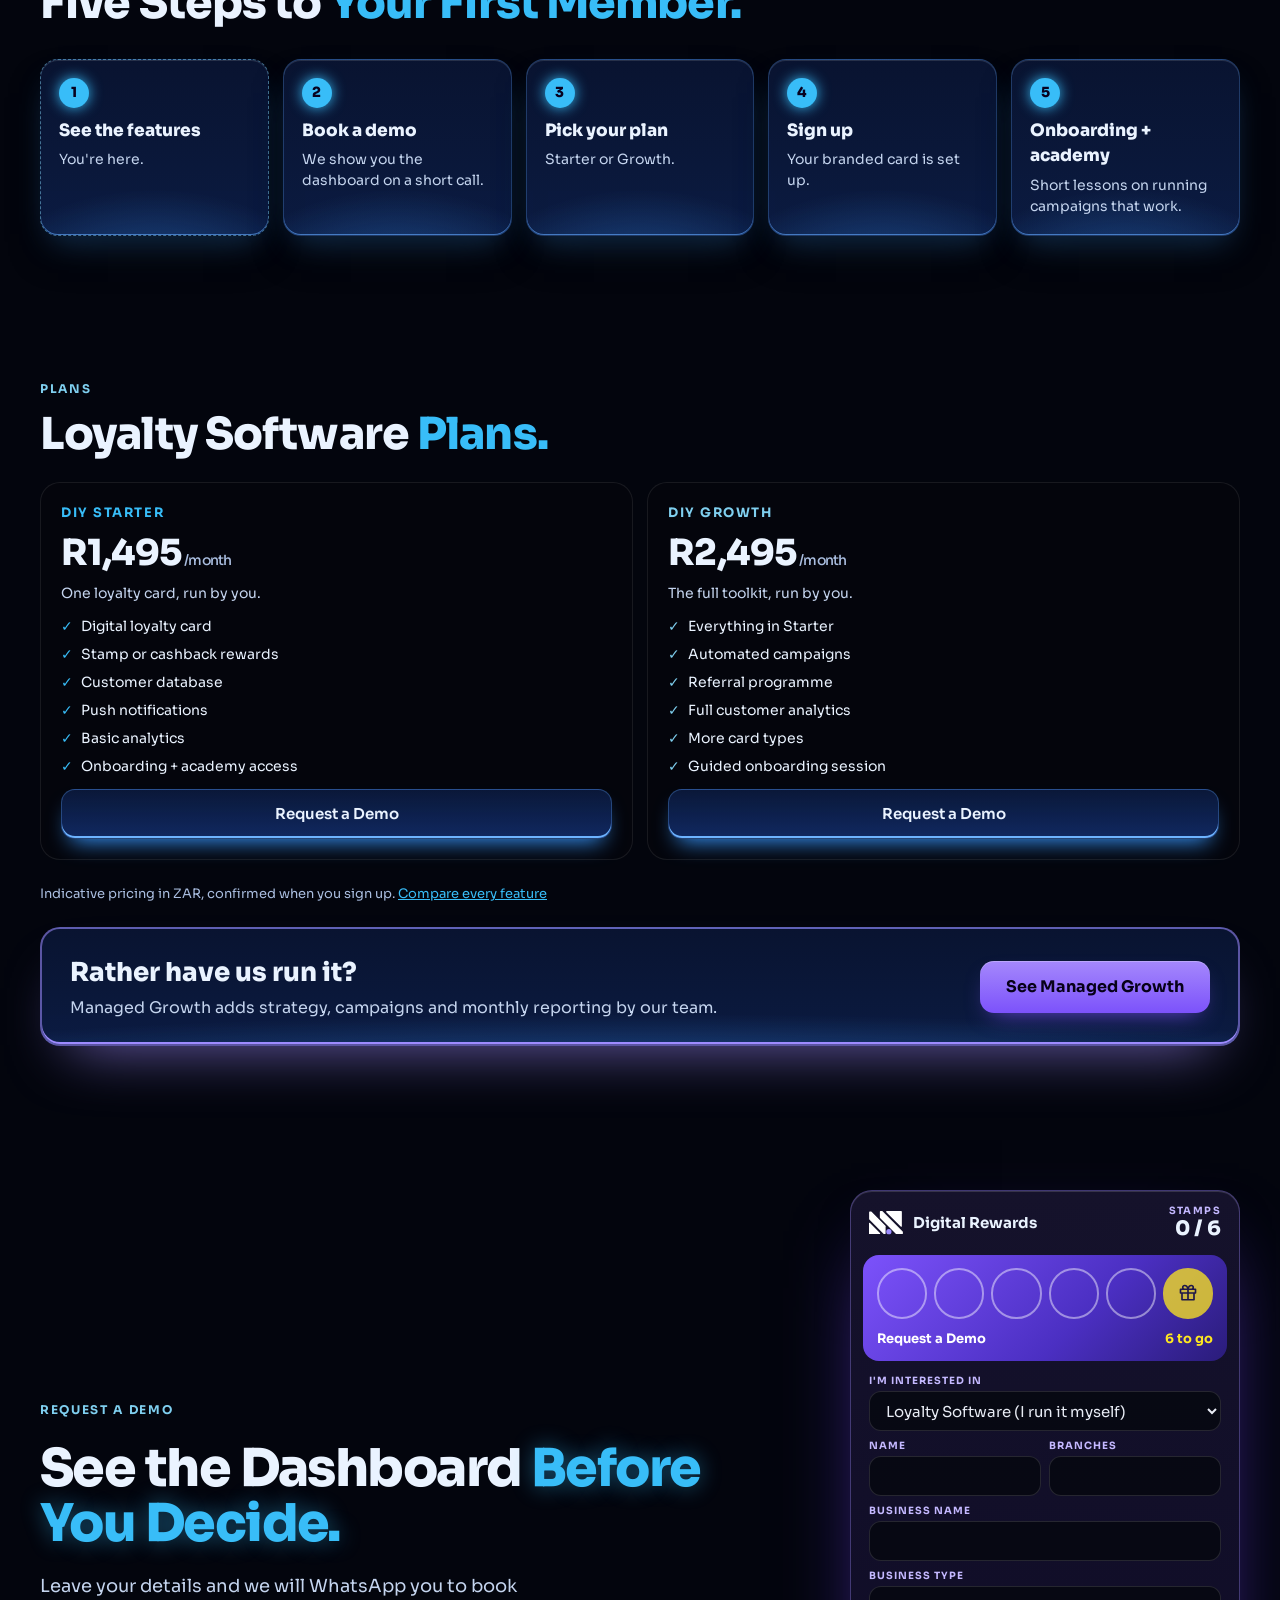
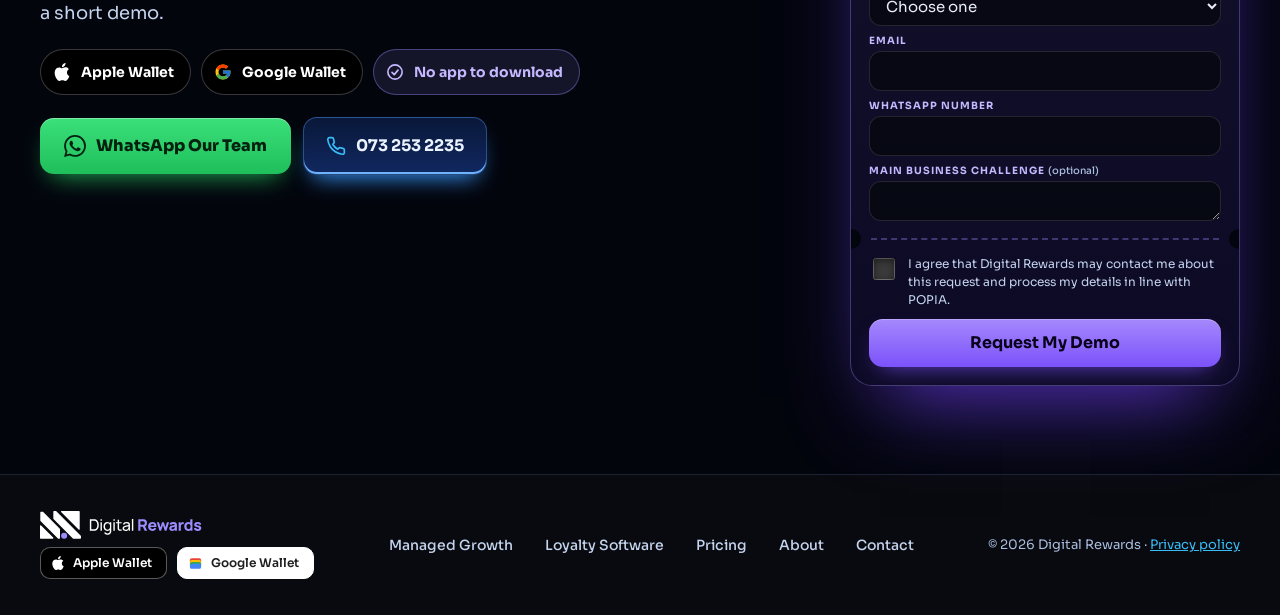
<file: loyalty-software.html>
<!doctype html>
<html lang="en-ZA">
<head>
<meta charset="utf-8">
<meta name="viewport" content="width=device-width, initial-scale=1">
<meta name="robots" content="noindex, nofollow">
<title>Loyalty Software | Digital Rewards</title>
<meta name="description" content="DIY loyalty software for South African businesses: digital loyalty cards, cashback and stamp cards, push notifications, automated campaigns and analytics.">
<link rel="canonical" href="https://kavirg3.github.io/digital-rewards-v2/loyalty-software">
<meta property="og:type" content="website">
<meta property="og:title" content="Loyalty Software | Digital Rewards">
<meta property="og:description" content="DIY loyalty software for South African businesses: digital loyalty cards, cashback and stamp cards, push notifications, automated campaigns and analytics.">
<meta property="og:url" content="https://kavirg3.github.io/digital-rewards-v2/loyalty-software">
<meta name="theme-color" content="#03050D">
<link rel="icon" href="favicon.svg?v=2" type="image/svg+xml">
<link rel="icon" href="brand/png/favicon-32.png?v=2" sizes="32x32" type="image/png">
<link rel="apple-touch-icon" href="brand/png/dr-app-icon-180.png">
<meta property="og:image" content="https://kavirg3.github.io/digital-rewards-v2/brand/png/dr-share-1200x630.png">
<meta property="og:image:width" content="1200">
<meta property="og:image:height" content="630">
<link rel="preconnect" href="https://fonts.googleapis.com">
<link rel="preconnect" href="https://fonts.gstatic.com" crossorigin>
<link rel="stylesheet" href="https://fonts.googleapis.com/css2?family=Sora:wght@400;500;600;700;800&display=swap">
<link rel="stylesheet" href="styles.css?v=202611191500">
<link rel="stylesheet" href="v2.css?v=202611191500">
</head>
<body>
<a class="skip" href="#main">Skip to content</a>
<div style="background: radial-gradient(ellipse 1200px 700px at 20% -6%, rgba(29,53,140,0.42), transparent 62%), #03050D; color: #EAF3FF; font-family: Sora, system-ui, sans-serif; font-size: 16px; line-height: 1.5; color-scheme: dark">

<header style="position: sticky; top: 0; z-index: 20; background: rgba(11,13,17,0.74); backdrop-filter: blur(22px) saturate(150%); border-bottom: 1px solid rgba(120,170,235,0.16)">
<div style="max-width: 1200px; margin: 0 auto; padding: 10px 24px; display: flex; flex-wrap: wrap; align-items: center; justify-content: space-between; gap: 8px 20px">
<a href="./" style="display: flex; align-items: center; gap: 10px; color: #FFFFFF; text-decoration: none; font-weight: 800; font-size: 18px; min-height: 44px">
<img src="brand/dr-logo-horizontal.svg" alt="Digital Rewards" width="198" height="34" style="display:block"></a>
<nav aria-label="Main" style="display: flex; flex-wrap: wrap; align-items: center; gap: 2px 4px">
<a class="pill" href="managed-growth">Managed Growth</a>
<a class="pill" href="loyalty-software">Loyalty Software</a>
<a class="pill" href="./#how">How It Works</a>
<a class="pill" href="./#industries">Industries</a>
<a class="pill" href="pricing">Pricing</a>
<a class="pill" href="about">About</a>
<a class="cta" href="contact" style="min-height: 44px; padding: 0 18px; font-size: 14px; margin-left: 8px">Free Growth Assessment</a>
</nav>
</div>
</header>

<main id="main">
<section class="v2-hero">
<div class="v2-in">
<div class="l">
<span class="chip" style="align-self: flex-start; color: #38BDF8">Loyalty Software · do it yourself</span>
<h1 class="v2-h1">Your Own Loyalty Programme. <span class="v2-b">Run It Your Way.</span></h1>
<p class="v2-sub">Digital loyalty cards, cashback, push notifications and automated campaigns in one dashboard. You stay in control.</p>
<div class="v2-row"><a class="cta" href="#demo">Request a Demo</a><a class="edge" href="#plans">Compare Plans</a></div>
<div class="wa-chips" role="group" aria-label="Works with Apple Wallet and Google Wallet">Works with
<span class="wa-chip ap"><svg aria-hidden="true" width="16" height="16" viewBox="0 0 24 24" fill="#fff"><path d="M12.152 6.896c-.948 0-2.415-1.078-3.96-1.04-2.04.027-3.91 1.183-4.961 3.014-2.117 3.675-.546 9.103 1.519 12.09 1.013 1.454 2.208 3.09 3.792 3.039 1.52-.065 2.09-.987 3.935-.987 1.831 0 2.35.987 3.96.948 1.637-.026 2.676-1.48 3.676-2.948 1.156-1.688 1.636-3.325 1.662-3.415-.039-.013-3.182-1.221-3.22-4.857-.026-3.04 2.48-4.494 2.597-4.559-1.429-2.09-3.623-2.324-4.39-2.376-2-.156-3.675 1.09-4.61 1.09zM15.53 3.83c.843-1.012 1.4-2.427 1.245-3.83-1.207.052-2.662.805-3.532 1.818-.78.896-1.454 2.338-1.273 3.714 1.338.104 2.715-.688 3.559-1.701"/></svg><span><small>Works in</small>Apple Wallet</span></span><span class="wa-chip gg"><svg aria-hidden="true" width="18" height="18" viewBox="0 0 24 24"><rect x="3" y="3.5" width="18" height="8" rx="3" fill="#EA4335"/><rect x="3" y="6.5" width="18" height="8" rx="3" fill="#FBBC04"/><rect x="3" y="9.5" width="18" height="8" rx="3" fill="#34A853"/><path d="M3 15.5a3 3 0 013-3h15v5a3 3 0 01-3 3H6a3 3 0 01-3-3z" fill="#4285F4"/></svg><span><small>Works in</small>Google Wallet</span></span></div>
</div>
<div class="r"><div class="glass v2-dash" role="img" aria-label="Sample loyalty dashboard: member, visit and message totals, a stamp card preview and a push message being written" style="position: relative">
<span class="v2-tag">Sample dashboard</span>
<strong style="font-size: 15px">Your dashboard</strong>
<div class="v2-dash-k"><div><small>Members</small><b style="color: #38BDF8">1,284</b></div><div><small>Visits this month</small><b style="color: #9E8BFF">612</b></div><div><small>Rewards claimed</small><b style="color: #FFE81F">88</b></div></div>
<div class="v2-dash-row">
<div class="v2-card"><div class="t"><span>Your Café</span><span>Rewards</span></div><div class="s"><i class="f"></i><i class="f"></i><i class="f"></i><i class="f"></i><i class="f"></i><i class="f"></i><i class="f"></i><i></i><i></i><i></i></div><div style="display: flex; justify-content: space-between; font-size: 12px; font-weight: 700"><span>7 / 10</span><span style="color: #FFE81F">Free coffee</span></div></div>
<div class="v2-push"><strong style="font-size: 12px; color: #A9BDDF">New push message</strong><div class="msg">Quiet Tuesday? 2-for-1 muffins until 11am.</div><span class="btn">Send to 1,284</span></div>
</div>
<svg aria-hidden="true" width="100%" height="60" viewBox="0 0 300 60" preserveAspectRatio="none" fill="none"><path d="M0 50 C40 46 60 40 90 38 S140 30 170 24 S230 12 300 6" stroke="#38BDF8" stroke-width="2.5" vector-effect="non-scaling-stroke" style="filter: drop-shadow(0 0 4px #38BDF8)"/></svg>
</div></div>
</div>
</section>

<section class="v2-sec">
<div class="v2-in">
<div class="v2-head"><span class="v2-kick">Features</span><h2 class="v2-h2">Everything in <span class="v2-b">One Dashboard.</span></h2></div>
<div class="v2-bento"><div class="glass w2"><div class="orb" style="color: #38BDF8"><svg class="neon" aria-hidden="true" width="22" height="22" viewBox="0 0 24 24" fill="none" stroke="currentColor" stroke-width="1.8" stroke-linecap="round" stroke-linejoin="round"><path d="M4.5 5h15a2 2 0 012 2v10a2 2 0 01-2 2h-15a2 2 0 01-2-2V7a2 2 0 012-2zM2.5 10h19M7 15h4"/></svg></div><h3>Digital loyalty cards</h3><p>Branded cards that live in Apple and Google Wallet. No app to download.</p></div>
<div class="glass"><div class="orb" style="color: #FFE81F"><svg class="neon" aria-hidden="true" width="22" height="22" viewBox="0 0 24 24" fill="none" stroke="currentColor" stroke-width="1.8" stroke-linecap="round" stroke-linejoin="round"><path d="M3 7h18v10H3zM12 15a3 3 0 100-6 3 3 0 000 6zM6 10v.01M18 14v.01"/></svg></div><h3>Cashback and stamp cards</h3><p>Pick the reward style that suits how you sell.</p></div>
<div class="glass"><div class="orb" style="color: #7FCFEF"><svg class="neon" aria-hidden="true" width="22" height="22" viewBox="0 0 24 24" fill="none" stroke="currentColor" stroke-width="1.8" stroke-linecap="round" stroke-linejoin="round"><path d="M12 3c4.4 0 8 1.3 8 3s-3.6 3-8 3-8-1.3-8-3 3.6-3 8-3zM4 6v6c0 1.7 3.6 3 8 3s8-1.3 8-3V6M4 12v6c0 1.7 3.6 3 8 3s8-1.3 8-3v-6"/></svg></div><h3>Customer database</h3><p>Every member, visit and reward in one place.</p></div>
<div class="glass"><div class="orb" style="color: #FF7A90"><svg class="neon" aria-hidden="true" width="22" height="22" viewBox="0 0 24 24" fill="none" stroke="currentColor" stroke-width="1.8" stroke-linecap="round" stroke-linejoin="round"><path d="M6 9a6 6 0 0112 0c0 6 2.5 7 2.5 7h-17S6 15 6 9zM10 20a2 2 0 004 0"/></svg></div><h3>Push notifications</h3><p>Free messages straight to the lock screen.</p></div>
<div class="glass w2"><div class="orb" style="color: #9E8BFF"><svg class="neon" aria-hidden="true" width="22" height="22" viewBox="0 0 24 24" fill="none" stroke="currentColor" stroke-width="1.8" stroke-linecap="round" stroke-linejoin="round"><path d="M12 3v3M12 18v3M4.6 6.6l2.1 2.1M17.3 15.3l2.1 2.1M3 12h3M18 12h3M4.6 17.4l2.1-2.1M17.3 8.7l2.1-2.1M12 15a3 3 0 100-6 3 3 0 000 6z"/></svg></div><h3>Automated campaigns</h3><p>Birthdays, win-backs and reminders that send themselves.</p></div>
<div class="glass"><div class="orb" style="color: #7042FA"><svg class="neon" aria-hidden="true" width="22" height="22" viewBox="0 0 24 24" fill="none" stroke="currentColor" stroke-width="1.8" stroke-linecap="round" stroke-linejoin="round"><path d="M4 20V10M10 20V4M16 20v-7M21 20H3"/></svg></div><h3>Customer analytics</h3><p>See who comes back, how often and what they spend.</p></div>
<div class="glass w4"><div class="orb" style="color: #A588FC"><svg class="neon" aria-hidden="true" width="22" height="22" viewBox="0 0 24 24" fill="none" stroke="currentColor" stroke-width="1.8" stroke-linecap="round" stroke-linejoin="round"><path d="M8 12a3.2 3.2 0 100-6.4A3.2 3.2 0 008 12zM2.5 19c.6-3 2.8-4.5 5.5-4.5s4.9 1.5 5.5 4.5M17.5 8v6M14.5 11h6"/></svg></div><h3>Referral programmes</h3><p>Turn happy members into new ones. They share a link, both get rewarded on the first visit.</p></div></div>
</div>
</section>

<section class="v2-sec">
<div class="v2-in">
<div class="v2-head"><span class="v2-kick">Getting started</span><h2 class="v2-h2">Five Steps to <span class="v2-b">Your First Member.</span></h2></div>
<ol class="v2-fun" style="--fc: #38BDF8"><li class="glass you"><h3>See the features</h3><p>You're here.</p></li><li class="glass"><h3>Book a demo</h3><p>We show you the dashboard on a short call.</p></li><li class="glass"><h3>Pick your plan</h3><p>Starter or Growth.</p></li><li class="glass"><h3>Sign up</h3><p>Your branded card is set up.</p></li><li class="glass"><h3>Onboarding + academy</h3><p>Short lessons on running campaigns that work.</p></li></ol>
</div>
</section>

<section id="plans" class="v2-sec">
<div class="v2-in" style="gap: 24px">
<div class="v2-head"><span class="v2-kick">Plans</span><h2 class="v2-h2">Loyalty Software <span class="v2-b">Plans.</span></h2></div>
<div class="v2-plans" style="grid-template-columns: repeat(auto-fit, minmax(300px, 1fr))">
<div class="v2-plan dim" style="--pc: #38BDF8">
<div style="display: flex; justify-content: space-between; align-items: center; gap: 8px"><h4 style="color: #38BDF8">DIY Starter</h4></div>
<div class="v2-price">R1,495<small> /month</small></div>
<p>One loyalty card, run by you.</p>
<ul><li>Digital loyalty card</li><li>Stamp or cashback rewards</li><li>Customer database</li><li>Push notifications</li><li>Basic analytics</li><li>Onboarding + academy access</li></ul>
<a class="edge" href="#demo">Request a Demo</a>
</div>
<div class="v2-plan dim" style="--pc: #7FCFEF">
<div style="display: flex; justify-content: space-between; align-items: center; gap: 8px"><h4 style="color: #7FCFEF">DIY Growth</h4></div>
<div class="v2-price">R2,495<small> /month</small></div>
<p>The full toolkit, run by you.</p>
<ul><li>Everything in Starter</li><li>Automated campaigns</li><li>Referral programme</li><li>Full customer analytics</li><li>More card types</li><li>Guided onboarding session</li></ul>
<a class="edge" href="#demo">Request a Demo</a>
</div>
</div>
<p class="v2-fine">Indicative pricing in ZAR, confirmed when you sign up. <a href="pricing">Compare every feature</a></p>
<div class="glass v2-band">
<div><h3>Rather have us run it?</h3><p>Managed Growth adds strategy, campaigns and monthly reporting by our team.</p></div>
<a class="cta" href="managed-growth">See Managed Growth</a>
</div>
</div>
</section>

<section id="demo" style="padding: 72px 24px 88px">
<div style="max-width: 1200px; margin: 0 auto; display: flex; flex-wrap: wrap; gap: 56px; align-items: center">
<div style="flex: 1 1 440px; min-width: 0; display: flex; flex-direction: column; gap: 22px">
<span class="v2-kick">Request a demo</span>
<h2 style="margin: 0; font-size: clamp(30px, 4.2vw, 52px); line-height: 1.06; letter-spacing: -0.03em; font-weight: 800">See the Dashboard <span style="color: #38BDF8; text-shadow: 0 0 22px rgba(56,189,248,0.45)">Before You Decide.</span></h2>
<p style="margin: 0; color: #C4D4EE; font-size: 18px; max-width: 480px">Leave your details and we will WhatsApp you to book a short demo.</p>
<ul class="wchips" aria-label="Where the card works">
<li class="wchip"><svg aria-hidden="true" width="18" height="18" viewBox="0 0 24 24" fill="#FFFFFF"><path d="M12.152 6.896c-.948 0-2.415-1.078-3.96-1.04-2.04.027-3.91 1.183-4.961 3.014-2.117 3.675-.546 9.103 1.519 12.09 1.013 1.454 2.208 3.09 3.792 3.039 1.52-.065 2.09-.987 3.935-.987 1.831 0 2.35.987 3.96.948 1.637-.026 2.676-1.48 3.676-2.948 1.156-1.688 1.636-3.325 1.662-3.415-.039-.013-3.182-1.221-3.22-4.857-.026-3.04 2.48-4.494 2.597-4.559-1.429-2.09-3.623-2.324-4.39-2.376-2-.156-3.675 1.09-4.61 1.09zM15.53 3.83c.843-1.012 1.4-2.427 1.245-3.83-1.207.052-2.662.805-3.532 1.818-.78.896-1.454 2.338-1.273 3.714 1.338.104 2.715-.688 3.559-1.701"/></svg>Apple Wallet</li>
<li class="wchip"><svg aria-hidden="true" width="18" height="18" viewBox="0 0 48 48"><path fill="#FFC107" d="M43.611 20.083H42V20H24v8h11.303c-1.649 4.657-6.08 8-11.303 8-6.627 0-12-5.373-12-12s5.373-12 12-12c3.059 0 5.842 1.154 7.961 3.039l5.657-5.657C34.046 6.053 29.268 4 24 4 12.955 4 4 12.955 4 24s8.955 20 20 20 20-8.955 20-20c0-1.341-.138-2.65-.389-3.917z"/><path fill="#FF3D00" d="M6.306 14.691l6.571 4.819C14.655 15.108 18.961 12 24 12c3.059 0 5.842 1.154 7.961 3.039l5.657-5.657C34.046 6.053 29.268 4 24 4 16.318 4 9.656 8.337 6.306 14.691z"/><path fill="#4CAF50" d="M24 44c5.166 0 9.86-1.977 13.409-5.192l-6.19-5.238A11.91 11.91 0 0124 36c-5.202 0-9.619-3.317-11.283-7.946l-6.522 5.025C9.505 39.556 16.227 44 24 44z"/><path fill="#1976D2" d="M43.611 20.083H42V20H24v8h11.303a12.04 12.04 0 01-4.087 5.571l.003-.002 6.19 5.238C36.971 39.205 44 34 44 24c0-1.341-.138-2.65-.389-3.917z"/></svg>Google Wallet</li>
<li class="wchip wchip-v"><svg aria-hidden="true" width="18" height="18" viewBox="0 0 24 24" fill="none" stroke="currentColor" stroke-width="2.2" stroke-linecap="round" stroke-linejoin="round"><circle cx="12" cy="12" r="9.5"/><path d="M8 12.5l3 3 5-6"/></svg>No app to download</li>
</ul>
<div style="display: flex; flex-wrap: wrap; align-items: center; gap: 12px">
<a class="wa-btn" href="contact" data-wa><svg aria-hidden="true" width="22" height="22" viewBox="0 0 24 24" fill="currentColor"><path d="M17.472 14.382c-.297-.149-1.758-.867-2.03-.967-.273-.099-.471-.148-.67.15-.197.297-.767.966-.94 1.164-.173.199-.347.223-.644.075-.297-.15-1.255-.463-2.39-1.475-.883-.788-1.48-1.761-1.653-2.059-.173-.297-.018-.458.13-.606.134-.133.298-.347.446-.52.149-.174.198-.298.298-.497.099-.198.05-.371-.025-.52-.075-.149-.669-1.612-.916-2.207-.242-.579-.487-.5-.669-.51-.173-.008-.371-.01-.57-.01-.198 0-.52.074-.792.372-.272.297-1.04 1.016-1.04 2.479 0 1.462 1.065 2.875 1.213 3.074.149.198 2.096 3.2 5.077 4.487.709.306 1.262.489 1.694.625.712.227 1.36.195 1.871.118.571-.085 1.758-.719 2.006-1.413.248-.694.248-1.289.173-1.413-.074-.124-.272-.198-.57-.347m-5.421 7.403h-.004a9.87 9.87 0 01-5.031-1.378l-.361-.214-3.741.982.998-3.648-.235-.374a9.86 9.86 0 01-1.51-5.26c.001-5.45 4.436-9.884 9.888-9.884 2.64 0 5.122 1.03 6.988 2.898a9.825 9.825 0 012.893 6.994c-.003 5.45-4.437 9.884-9.885 9.884m8.413-18.297A11.815 11.815 0 0012.05 0C5.495 0 .16 5.335.157 11.892c0 2.096.547 4.142 1.588 5.945L.057 24l6.305-1.654a11.882 11.882 0 005.683 1.448h.005c6.554 0 11.89-5.335 11.893-11.893a11.821 11.821 0 00-3.48-8.413z"/></svg>WhatsApp Our Team</a>
<a class="ph-btn" href="tel:0732532235" data-tel><svg aria-hidden="true" width="20" height="20" viewBox="0 0 24 24" fill="none" stroke="#38BDF8" stroke-width="2" stroke-linecap="round" stroke-linejoin="round"><path d="M22 16.92v3a2 2 0 01-2.18 2 19.79 19.79 0 01-8.63-3.07 19.5 19.5 0 01-6-6 19.79 19.79 0 01-3.07-8.67A2 2 0 014.11 2h3a2 2 0 012 1.72c.127.96.361 1.903.7 2.81a2 2 0 01-.45 2.11L8.09 9.91a16 16 0 006 6l1.27-1.27a2 2 0 012.11-.45c.907.339 1.85.573 2.81.7A2 2 0 0122 16.92z"/></svg><span data-tel-text>073 253 2235</span></a>
</div>

</div>
<div class="pass" data-lead-box>
<div data-if="sent" hidden>
<div role="status" style="display: flex; flex-direction: column; gap: 12px; padding: 48px 26px; text-align: center; align-items: center">
<div class="orb" style="color: #FFE81F"><svg class="neon" aria-hidden="true" width="30" height="30" viewBox="0 0 24 24" fill="none" stroke="currentColor" stroke-width="2" stroke-linecap="round" stroke-linejoin="round"><path d="M20 12v9H4v-9M2 7h20v5H2zM12 21V7M12 7H7.5a2.5 2.5 0 010-5C11 2 12 7 12 7zM12 7h4.5a2.5 2.5 0 000-5C13 2 12 7 12 7z"/></svg></div>
<h3 style="margin: 0; font-size: 24px">Card complete. Your request is in.</h3>
<p style="margin: 0; color: #C4D4EE">We will WhatsApp you to book your free growth assessment.</p>
</div>
</div>
<div data-if="notSent">
<form data-lead-form data-stamps>
<div class="pass-top">
<span style="display: flex; align-items: center; gap: 10px"><svg aria-hidden="true" width="34" height="24" viewBox="0 0 130 90"><g fill="#FFFFFF" stroke="#FFFFFF" stroke-width="5" stroke-linejoin="round"><path d="M2 47 L40 85 L2 85 Z"/><path d="M3 4 L8 4 L61 57 L61 85 L58 85 L3 30 Z"/><path d="M44 2 L50 2 L127 79 L127 85 L105 85 L44 24 Z"/><path d="M68 2 L123 2 L123 57 Z"/></g><circle cx="76" cy="78" r="10" fill="#9D8CFF"/></svg><strong style="font-size: 15px">Digital Rewards</strong></span>
<span style="display: flex; flex-direction: column; align-items: flex-end; line-height: 1.2"><span style="font-size: 10px; font-weight: 700; letter-spacing: 0.14em; color: #C4B8FF">STAMPS</span><span style="font-size: 20px; font-weight: 800"><span data-stamp-count>0</span> / 6</span></span>
</div>
<div class="pass-strip">
<div class="stamps" role="img" aria-label="0 of 6 stamps collected" data-stamp-row>
<span class="stamp"></span><span class="stamp"></span><span class="stamp"></span><span class="stamp"></span><span class="stamp"></span>
<span class="stamp stamp-gift"><svg aria-hidden="true" width="18" height="18" viewBox="0 0 24 24" fill="none" stroke="#15122B" stroke-width="2.2" stroke-linecap="round" stroke-linejoin="round"><path d="M20 12v9H4v-9M2 7h20v5H2zM12 21V7M12 7H7.5a2.5 2.5 0 010-5C11 2 12 7 12 7zM12 7h4.5a2.5 2.5 0 000-5C13 2 12 7 12 7z"/></svg></span>
</div>
<div style="display: flex; justify-content: space-between; gap: 8px; font-size: 13px; font-weight: 700; color: #FFFFFF"><h3 style="margin: 0; font-size: 13px">Request a Demo</h3><span style="color: #FFE81F; white-space: nowrap" data-stamp-left>6 to go</span></div>
</div>
<div class="pass-fields">
<div class="pf"><label for="f-int">I'm interested in</label><select id="f-int" name="interest"><option>Managed Growth (you run it for me)</option><option selected>Loyalty Software (I run it myself)</option><option>Not sure yet, advise me</option></select></div>
<div class="pass-two">
<div class="pf"><label for="f-name">Name</label><input id="f-name" name="name" type="text" autocomplete="name" required data-stamp></div>
<div class="pf"><label for="f-branches">Branches</label><input id="f-branches" name="branches" type="number" min="1" inputmode="numeric" required data-stamp></div>
</div>
<div class="pf"><label for="f-biz">Business name</label><input id="f-biz" name="business" type="text" autocomplete="organization" required data-stamp></div>
<div class="pf"><label for="f-type">Business type</label><select id="f-type" name="type" required data-stamp><option value="">Choose one</option><option>Restaurant, café or takeaway</option><option>Cannabis retailer</option><option>Butchery or speciality retail</option><option>Shopping centre</option><option>Salon or barber</option><option>Spa or beauty</option><option>Hotel or hospitality</option><option>Gym or fitness</option><option>Retail store</option><option>Other</option></select></div>
<div class="pf"><label for="f-email">Email</label><input id="f-email" name="email" type="email" autocomplete="email" required data-stamp></div>
<div class="pf"><label for="f-wa">WhatsApp number</label><input id="f-wa" name="whatsapp" type="tel" autocomplete="tel" pattern="[0-9+ ]{10,15}" title="Enter a phone number, for example 082 123 4567" required data-stamp></div>
<div class="pf"><label for="f-ch">Main business challenge <span style="text-transform: none; letter-spacing: 0; font-weight: 500; color: #A9BDDF">(optional)</span></label><textarea id="f-ch" name="challenge_note" rows="2"></textarea></div>
<input type="hidden" name="challenge" value="">
</div>
<div class="pass-tear" aria-hidden="true"><span></span></div>
<div class="pass-foot">
<label style="display: flex; gap: 10px; align-items: flex-start; font-size: 12px; color: #C4D4EE"><input type="checkbox" name="consent" required><span>I agree that Digital Rewards may contact me about this request and process my details in line with POPIA.</span></label>
<p data-form-error role="alert" hidden style="margin: 0; color: #FF9CAC; font-size: 14px"></p>
<button class="cta" type="submit">Request My Demo</button>
</div>
</form>
</div>
</div>
</div>
</section>
</main>

<footer style="padding: 36px 24px; border-top: 1px solid rgba(120,170,235,0.16); background: rgba(11,13,17,0.74)">
<div style="max-width: 1200px; margin: 0 auto; display: flex; flex-wrap: wrap; justify-content: space-between; align-items: center; gap: 20px; font-size: 13px; color: #A9BDDF">
<div style="display: flex; flex-direction: column; gap: 8px"><img src="brand/dr-logo-horizontal.svg" alt="Digital Rewards" width="163" height="28" style="display:block"><div class="wa-chips sm" role="group" aria-label="Works with Apple Wallet and Google Wallet"><span class="wa-chip ap"><svg aria-hidden="true" width="14" height="14" viewBox="0 0 24 24" fill="#fff"><path d="M12.152 6.896c-.948 0-2.415-1.078-3.96-1.04-2.04.027-3.91 1.183-4.961 3.014-2.117 3.675-.546 9.103 1.519 12.09 1.013 1.454 2.208 3.09 3.792 3.039 1.52-.065 2.09-.987 3.935-.987 1.831 0 2.35.987 3.96.948 1.637-.026 2.676-1.48 3.676-2.948 1.156-1.688 1.636-3.325 1.662-3.415-.039-.013-3.182-1.221-3.22-4.857-.026-3.04 2.48-4.494 2.597-4.559-1.429-2.09-3.623-2.324-4.39-2.376-2-.156-3.675 1.09-4.61 1.09zM15.53 3.83c.843-1.012 1.4-2.427 1.245-3.83-1.207.052-2.662.805-3.532 1.818-.78.896-1.454 2.338-1.273 3.714 1.338.104 2.715-.688 3.559-1.701"/></svg><span>Apple Wallet</span></span><span class="wa-chip gg"><svg aria-hidden="true" width="15" height="15" viewBox="0 0 24 24"><rect x="3" y="3.5" width="18" height="8" rx="3" fill="#EA4335"/><rect x="3" y="6.5" width="18" height="8" rx="3" fill="#FBBC04"/><rect x="3" y="9.5" width="18" height="8" rx="3" fill="#34A853"/><path d="M3 15.5a3 3 0 013-3h15v5a3 3 0 01-3 3H6a3 3 0 01-3-3z" fill="#4285F4"/></svg><span>Google Wallet</span></span></div></div>
<nav aria-label="Footer" style="display: flex; flex-wrap: wrap; gap: 2px 4px">
<a class="pill" href="managed-growth">Managed Growth</a><a class="pill" href="loyalty-software">Loyalty Software</a><a class="pill" href="pricing">Pricing</a><a class="pill" href="about">About</a><a class="pill" href="contact">Contact</a>
</nav>
<div>© 2026 Digital Rewards · <a href="privacy">Privacy policy</a></div>
</div>
</footer>

</div>
<script src="config.js?v=202611191500"></script>
<script src="site.js?v=202611191500"></script>
<script src="v2.js?v=202611191500"></script>
</body>
</html>
</file>
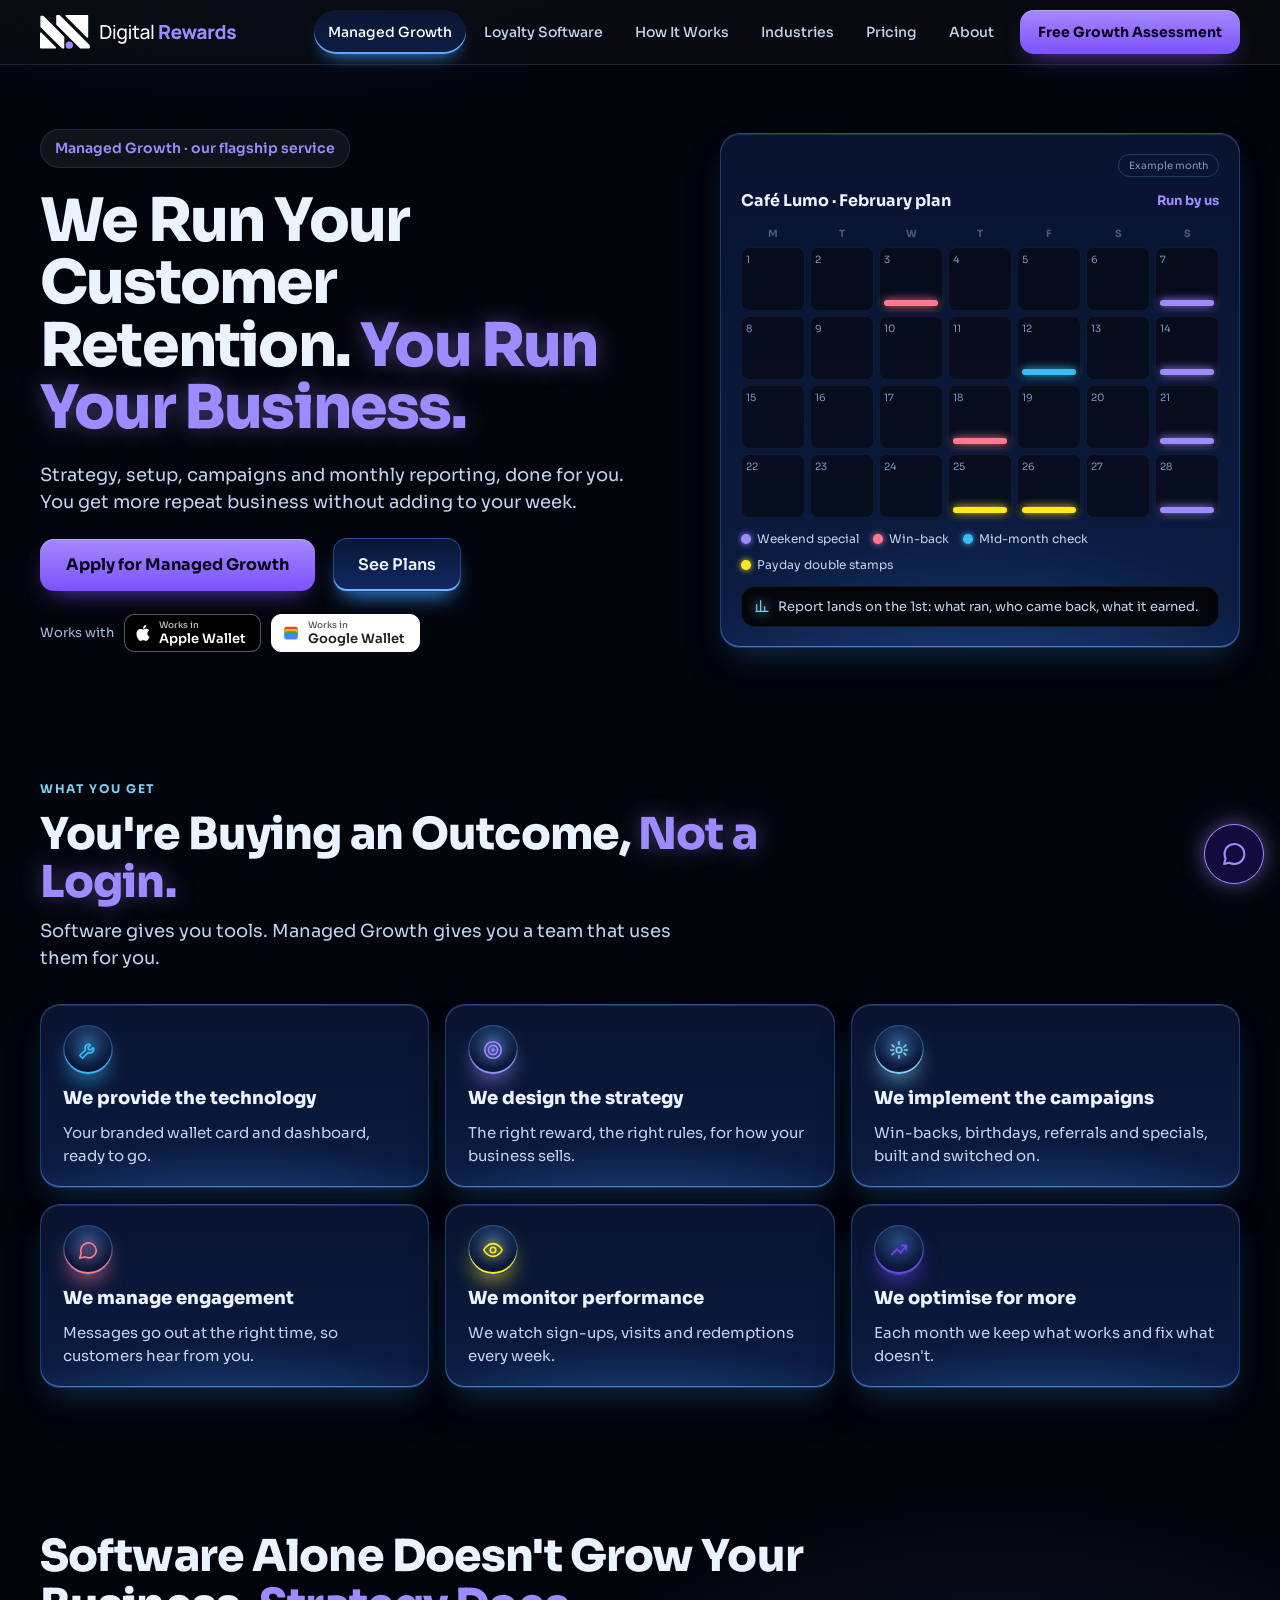
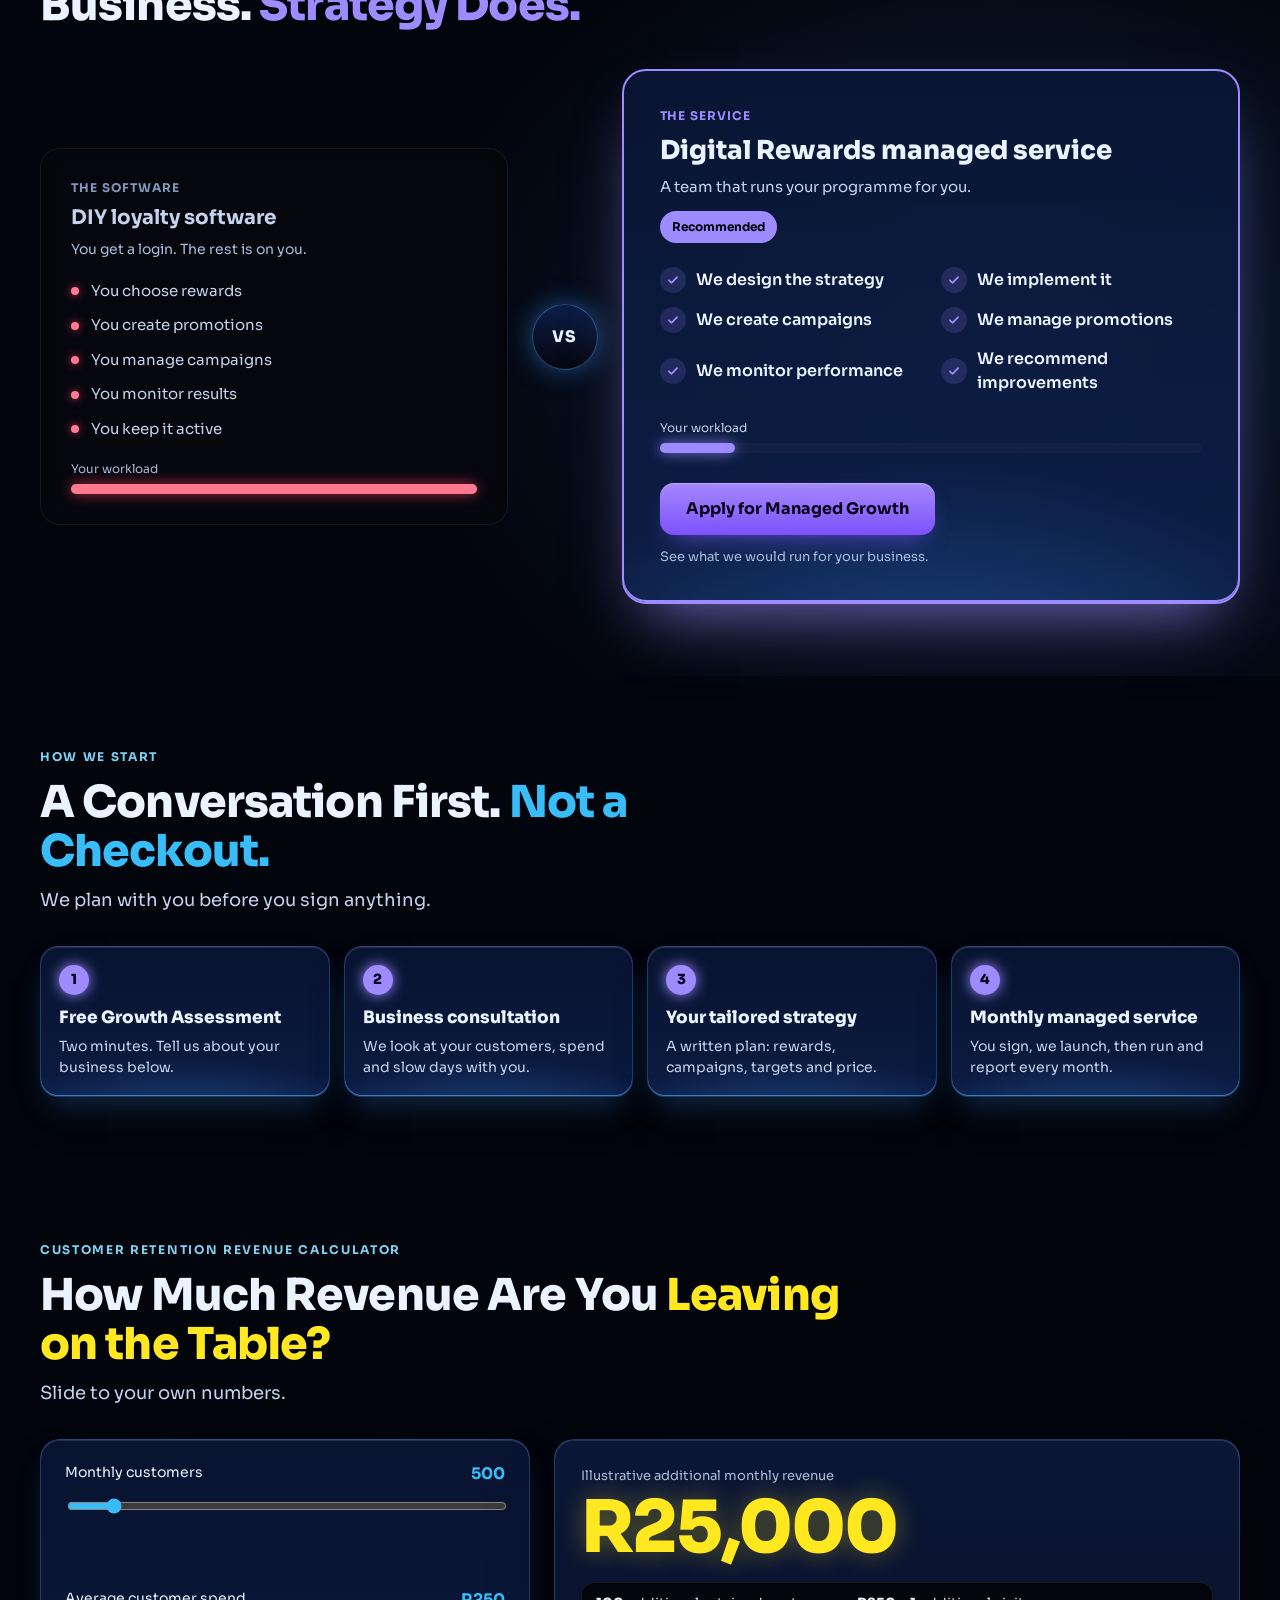
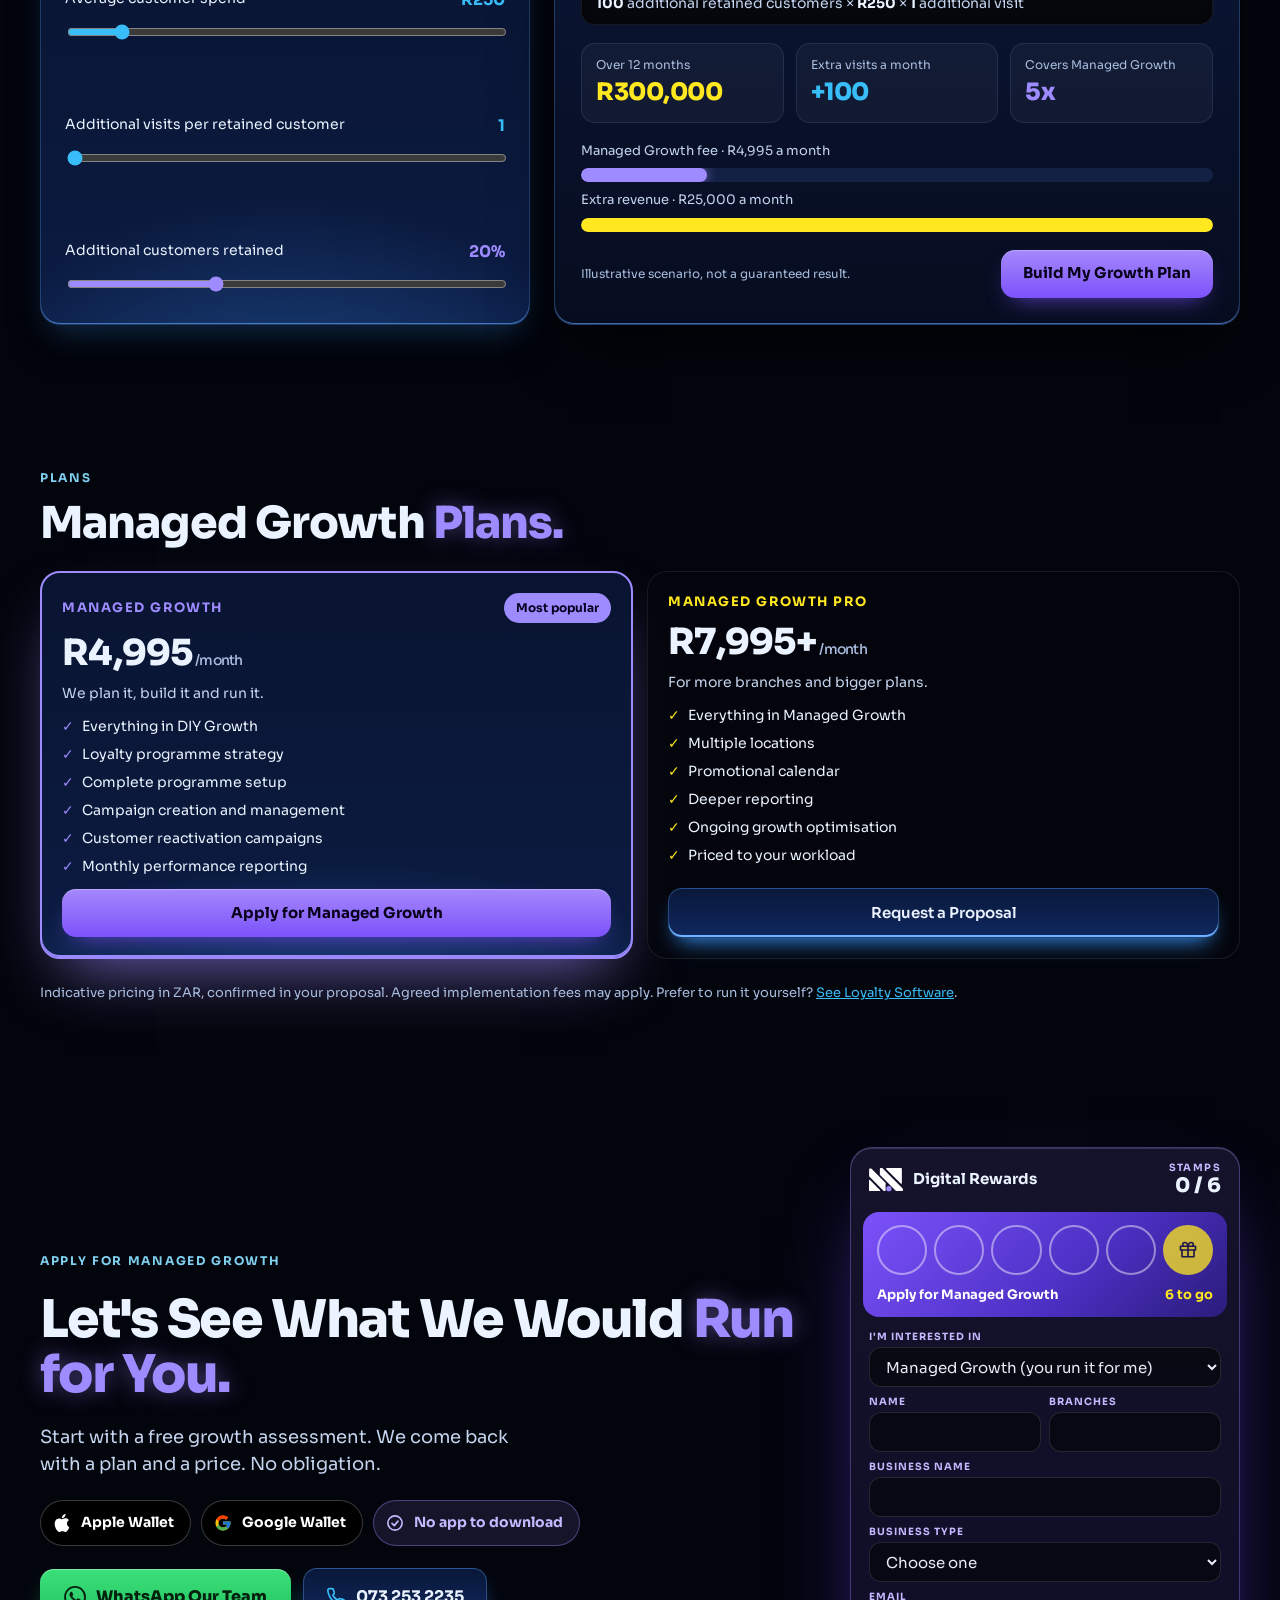
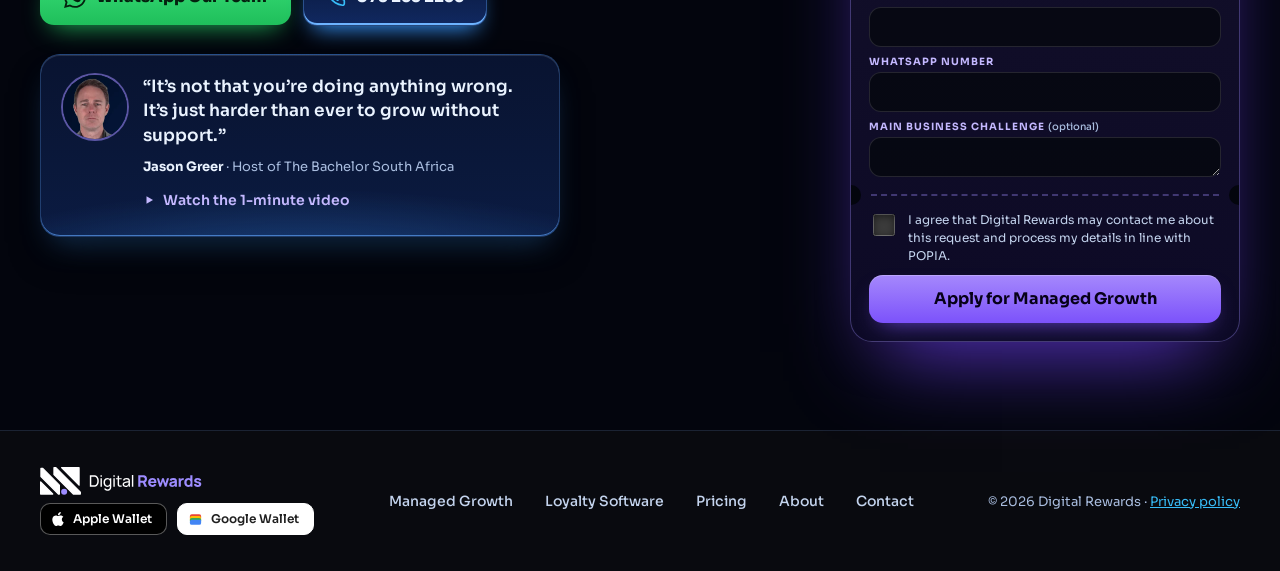
<file: managed-growth.html>
<!doctype html>
<html lang="en-ZA">
<head>
<meta charset="utf-8">
<meta name="viewport" content="width=device-width, initial-scale=1">
<meta name="robots" content="noindex, nofollow">
<title>Managed Growth | Digital Rewards</title>
<meta name="description" content="Managed customer retention for South African businesses: loyalty strategy, setup, campaigns and monthly reporting, done for you.">
<link rel="canonical" href="https://kavirg3.github.io/digital-rewards-v2/managed-growth">
<meta property="og:type" content="website">
<meta property="og:title" content="Managed Growth | Digital Rewards">
<meta property="og:description" content="Managed customer retention for South African businesses: loyalty strategy, setup, campaigns and monthly reporting, done for you.">
<meta property="og:url" content="https://kavirg3.github.io/digital-rewards-v2/managed-growth">
<meta name="theme-color" content="#03050D">
<link rel="icon" href="favicon.svg?v=2" type="image/svg+xml">
<link rel="icon" href="brand/png/favicon-32.png?v=2" sizes="32x32" type="image/png">
<link rel="apple-touch-icon" href="brand/png/dr-app-icon-180.png">
<meta property="og:image" content="https://kavirg3.github.io/digital-rewards-v2/brand/png/dr-share-1200x630.png">
<meta property="og:image:width" content="1200">
<meta property="og:image:height" content="630">
<link rel="preconnect" href="https://fonts.googleapis.com">
<link rel="preconnect" href="https://fonts.gstatic.com" crossorigin>
<link rel="stylesheet" href="https://fonts.googleapis.com/css2?family=Sora:wght@400;500;600;700;800&display=swap">
<link rel="stylesheet" href="styles.css?v=202611191500">
<link rel="stylesheet" href="v2.css?v=202611191500">
</head>
<body>
<a class="skip" href="#main">Skip to content</a>
<div style="background: radial-gradient(ellipse 1200px 700px at 20% -6%, rgba(29,53,140,0.42), transparent 62%), #03050D; color: #EAF3FF; font-family: Sora, system-ui, sans-serif; font-size: 16px; line-height: 1.5; color-scheme: dark">

<header style="position: sticky; top: 0; z-index: 20; background: rgba(11,13,17,0.74); backdrop-filter: blur(22px) saturate(150%); border-bottom: 1px solid rgba(120,170,235,0.16)">
<div style="max-width: 1200px; margin: 0 auto; padding: 10px 24px; display: flex; flex-wrap: wrap; align-items: center; justify-content: space-between; gap: 8px 20px">
<a href="./" style="display: flex; align-items: center; gap: 10px; color: #FFFFFF; text-decoration: none; font-weight: 800; font-size: 18px; min-height: 44px">
<img src="brand/dr-logo-horizontal.svg" alt="Digital Rewards" width="198" height="34" style="display:block"></a>
<nav aria-label="Main" style="display: flex; flex-wrap: wrap; align-items: center; gap: 2px 4px">
<a class="pill" href="managed-growth">Managed Growth</a>
<a class="pill" href="loyalty-software">Loyalty Software</a>
<a class="pill" href="./#how">How It Works</a>
<a class="pill" href="./#industries">Industries</a>
<a class="pill" href="pricing">Pricing</a>
<a class="pill" href="about">About</a>
<a class="cta" href="#assessment" style="min-height: 44px; padding: 0 18px; font-size: 14px; margin-left: 8px">Free Growth Assessment</a>
</nav>
</div>
</header>

<main id="main">
<section class="v2-hero">
<div class="v2-in">
<div class="l">
<span class="chip" style="align-self: flex-start; color: #9E8BFF">Managed Growth · our flagship service</span>
<h1 class="v2-h1">We Run Your Customer Retention. <span class="v2-v">You Run Your Business.</span></h1>
<p class="v2-sub">Strategy, setup, campaigns and monthly reporting, done for you. You get more repeat business without adding to your week.</p>
<div class="v2-row"><a class="cta" href="#assessment">Apply for Managed Growth</a><a class="edge" href="#plans">See Plans</a></div>
<div class="wa-chips" role="group" aria-label="Works with Apple Wallet and Google Wallet">Works with
<span class="wa-chip ap"><svg aria-hidden="true" width="16" height="16" viewBox="0 0 24 24" fill="#fff"><path d="M12.152 6.896c-.948 0-2.415-1.078-3.96-1.04-2.04.027-3.91 1.183-4.961 3.014-2.117 3.675-.546 9.103 1.519 12.09 1.013 1.454 2.208 3.09 3.792 3.039 1.52-.065 2.09-.987 3.935-.987 1.831 0 2.35.987 3.96.948 1.637-.026 2.676-1.48 3.676-2.948 1.156-1.688 1.636-3.325 1.662-3.415-.039-.013-3.182-1.221-3.22-4.857-.026-3.04 2.48-4.494 2.597-4.559-1.429-2.09-3.623-2.324-4.39-2.376-2-.156-3.675 1.09-4.61 1.09zM15.53 3.83c.843-1.012 1.4-2.427 1.245-3.83-1.207.052-2.662.805-3.532 1.818-.78.896-1.454 2.338-1.273 3.714 1.338.104 2.715-.688 3.559-1.701"/></svg><span><small>Works in</small>Apple Wallet</span></span><span class="wa-chip gg"><svg aria-hidden="true" width="18" height="18" viewBox="0 0 24 24"><rect x="3" y="3.5" width="18" height="8" rx="3" fill="#EA4335"/><rect x="3" y="6.5" width="18" height="8" rx="3" fill="#FBBC04"/><rect x="3" y="9.5" width="18" height="8" rx="3" fill="#34A853"/><path d="M3 15.5a3 3 0 013-3h15v5a3 3 0 01-3 3H6a3 3 0 01-3-3z" fill="#4285F4"/></svg><span><small>Works in</small>Google Wallet</span></span></div>
</div>
<div class="r"><div class="glass v2-cal" role="img" aria-label="Example promotional calendar: win-back campaigns, weekend specials, a mid-month report and payday double stamps">
<span class="v2-tag" style="position: static; align-self: flex-end">Example month</span>
<div class="v2-cal-hd"><strong style="font-size: 16px">Café Lumo · February plan</strong><span style="color: #9E8BFF; font-weight: 700">Run by us</span></div>
<div class="v2-cal-g"><span class="d">M</span><span class="d">T</span><span class="d">W</span><span class="d">T</span><span class="d">F</span><span class="d">S</span><span class="d">S</span><span>1</span><span>2</span><span>3<i style="--cc: #FF7A90"></i></span><span>4</span><span>5</span><span>6</span><span>7<i style="--cc: #9E8BFF"></i></span><span>8</span><span>9</span><span>10</span><span>11</span><span>12<i style="--cc: #38BDF8"></i></span><span>13</span><span>14<i style="--cc: #9E8BFF"></i></span><span>15</span><span>16</span><span>17</span><span>18<i style="--cc: #FF7A90"></i></span><span>19</span><span>20</span><span>21<i style="--cc: #9E8BFF"></i></span><span>22</span><span>23</span><span>24</span><span>25<i style="--cc: #FFE81F"></i></span><span>26<i style="--cc: #FFE81F"></i></span><span>27</span><span>28<i style="--cc: #9E8BFF"></i></span></div>
<div class="v2-cal-legend"><span style="--cc: #9E8BFF"><i></i>Weekend special</span><span style="--cc: #FF7A90"><i></i>Win-back</span><span style="--cc: #38BDF8"><i></i>Mid-month check</span><span style="--cc: #FFE81F"><i></i>Payday double stamps</span></div>
<div class="well" style="padding: 10px 12px; font-size: 13px; color: #C4D4EE; display: flex; gap: 8px; align-items: center"><svg class="neon" aria-hidden="true" width="16" height="16" viewBox="0 0 24 24" fill="none" stroke="currentColor" stroke-width="1.8" stroke-linecap="round" stroke-linejoin="round" style="color: #7FCFEF"><path d="M4 20V10M10 20V4M16 20v-7M21 20H3"/></svg>Report lands on the 1st: what ran, who came back, what it earned.</div>
</div></div>
</div>
</section>

<section class="v2-sec">
<div class="v2-in">
<div class="v2-head"><span class="v2-kick">What you get</span><h2 class="v2-h2">You're Buying an Outcome, <span class="v2-v">Not a Login.</span></h2><p class="v2-sub">Software gives you tools. Managed Growth gives you a team that uses them for you.</p></div>
<div class="v2-tiles" style="max-width: none; grid-template-columns: repeat(auto-fit, minmax(300px, 1fr))"><div class="glass v2-tile"><div class="orb" style="color: #38BDF8"><svg class="neon" aria-hidden="true" width="22" height="22" viewBox="0 0 24 24" fill="none" stroke="currentColor" stroke-width="1.8" stroke-linecap="round" stroke-linejoin="round"><path d="M14.7 6.3a4 4 0 00-5.4 5.4L3 18l3 3 6.3-6.3a4 4 0 005.4-5.4l-2.6 2.6-2.4-.6-.6-2.4z"/></svg></div><h3>We provide the technology</h3><p>Your branded wallet card and dashboard, ready to go.</p></div>
<div class="glass v2-tile"><div class="orb" style="color: #9E8BFF"><svg class="neon" aria-hidden="true" width="22" height="22" viewBox="0 0 24 24" fill="none" stroke="currentColor" stroke-width="1.8" stroke-linecap="round" stroke-linejoin="round"><path d="M12 21a9 9 0 100-18 9 9 0 000 18zM12 17a5 5 0 100-10 5 5 0 000 10zM12 13a1 1 0 100-2 1 1 0 000 2z"/></svg></div><h3>We design the strategy</h3><p>The right reward, the right rules, for how your business sells.</p></div>
<div class="glass v2-tile"><div class="orb" style="color: #7FCFEF"><svg class="neon" aria-hidden="true" width="22" height="22" viewBox="0 0 24 24" fill="none" stroke="currentColor" stroke-width="1.8" stroke-linecap="round" stroke-linejoin="round"><path d="M12 3v3M12 18v3M4.6 6.6l2.1 2.1M17.3 15.3l2.1 2.1M3 12h3M18 12h3M4.6 17.4l2.1-2.1M17.3 8.7l2.1-2.1M12 15a3 3 0 100-6 3 3 0 000 6z"/></svg></div><h3>We implement the campaigns</h3><p>Win-backs, birthdays, referrals and specials, built and switched on.</p></div>
<div class="glass v2-tile"><div class="orb" style="color: #FF7A90"><svg class="neon" aria-hidden="true" width="22" height="22" viewBox="0 0 24 24" fill="none" stroke="currentColor" stroke-width="1.8" stroke-linecap="round" stroke-linejoin="round"><path d="M21 12a8.5 8.5 0 01-12.6 7.4L3 21l1.6-5.2A8.5 8.5 0 1121 12z"/></svg></div><h3>We manage engagement</h3><p>Messages go out at the right time, so customers hear from you.</p></div>
<div class="glass v2-tile"><div class="orb" style="color: #FFE81F"><svg class="neon" aria-hidden="true" width="22" height="22" viewBox="0 0 24 24" fill="none" stroke="currentColor" stroke-width="1.8" stroke-linecap="round" stroke-linejoin="round"><path d="M2 12s3.5-7 10-7 10 7 10 7-3.5 7-10 7S2 12 2 12zM12 15a3 3 0 100-6 3 3 0 000 6z"/></svg></div><h3>We monitor performance</h3><p>We watch sign-ups, visits and redemptions every week.</p></div>
<div class="glass v2-tile"><div class="orb" style="color: #7042FA"><svg class="neon" aria-hidden="true" width="22" height="22" viewBox="0 0 24 24" fill="none" stroke="currentColor" stroke-width="1.8" stroke-linecap="round" stroke-linejoin="round"><path d="M4 17l6-6 4 4 6-8M15 7h5v5"/></svg></div><h3>We optimise for more</h3><p>Each month we keep what works and fix what doesn't.</p></div></div>
</div>
</section>

<section style="padding: 72px 24px; background: radial-gradient(ellipse 900px 700px at 78% 60%, rgba(56,152,255,0.18), transparent 65%)">
<div style="max-width: 1200px; margin: 0 auto; display: flex; flex-direction: column; gap: 40px">
<h2 style="margin: 0; font-size: clamp(28px, 3.6vw, 44px); line-height: 1.1; letter-spacing: -0.02em; font-weight: 800; max-width: 820px">Software Alone Doesn't Grow Your Business. <span style="color: #9E8BFF">Strategy Does.</span></h2>
<div style="display: flex; flex-wrap: wrap; gap: 24px; align-items: center">
<div class="well" style="flex: 5 1 340px; min-width: 0; padding: 30px; border-radius: 20px; display: flex; flex-direction: column; gap: 20px">
<div style="display: flex; flex-direction: column; gap: 6px">
<span style="font-size: 12px; font-weight: 700; letter-spacing: 0.08em; color: #8396BB">THE SOFTWARE</span>
<h3 style="margin: 0; font-size: 20px; font-weight: 700; color: #C4D4EE">DIY loyalty software</h3>
<p style="margin: 0; font-size: 14px; color: #A9BDDF">You get a login. The rest is on you.</p>
</div>
<ul class="vs-diy">
<li><span aria-hidden="true"></span>You choose rewards</li>
<li><span aria-hidden="true"></span>You create promotions</li>
<li><span aria-hidden="true"></span>You manage campaigns</li>
<li><span aria-hidden="true"></span>You monitor results</li>
<li><span aria-hidden="true"></span>You keep it active</li>
</ul>
<div style="display: flex; flex-direction: column; gap: 6px"><div style="font-size: 12px; color: #A9BDDF">Your workload</div><div style="height: 10px; border-radius: 99px; background: #132145"><div style="width: 100%; height: 10px; border-radius: 99px; background: #FF7A90; box-shadow: 0 0 14px rgba(255,59,92,0.7)"></div></div></div>
</div>
<div class="vs-badge" aria-hidden="true">VS</div>
<div class="glass vs-card" style="flex: 7 1 440px; min-width: 0; padding: 36px; border-radius: 24px; border: 2px solid #9E8BFF; box-shadow: inset 0 -2px 0 #9E8BFF, 0 30px 60px -24px rgba(158,139,255,0.7); display: flex; flex-direction: column; gap: 24px">
<div style="display: flex; flex-wrap: wrap; justify-content: space-between; align-items: flex-start; gap: 12px">
<div style="display: flex; flex-direction: column; gap: 6px">
<span style="font-size: 12px; font-weight: 700; letter-spacing: 0.08em; color: #9E8BFF">THE SERVICE</span>
<h3 style="margin: 0; font-size: 26px; font-weight: 800">Digital Rewards managed service</h3>
<p style="margin: 0; font-size: 15px; color: #C4D4EE">A team that runs your programme for you.</p>
</div>
<span style="display: inline-flex; align-items: center; border-radius: 999px; padding: 7px 12px; font-size: 12px; font-weight: 700; color: #03050D; background: #9E8BFF">Recommended</span>
</div>
<ul class="vs-ours">
<li><span aria-hidden="true"><svg width="14" height="14" viewBox="0 0 24 24" fill="none" stroke="#9E8BFF" stroke-width="3" stroke-linecap="round" stroke-linejoin="round"><path d="M5 12.5l4.5 4.5L19 7"/></svg></span>We design the strategy</li>
<li><span aria-hidden="true"><svg width="14" height="14" viewBox="0 0 24 24" fill="none" stroke="#9E8BFF" stroke-width="3" stroke-linecap="round" stroke-linejoin="round"><path d="M5 12.5l4.5 4.5L19 7"/></svg></span>We implement it</li>
<li><span aria-hidden="true"><svg width="14" height="14" viewBox="0 0 24 24" fill="none" stroke="#9E8BFF" stroke-width="3" stroke-linecap="round" stroke-linejoin="round"><path d="M5 12.5l4.5 4.5L19 7"/></svg></span>We create campaigns</li>
<li><span aria-hidden="true"><svg width="14" height="14" viewBox="0 0 24 24" fill="none" stroke="#9E8BFF" stroke-width="3" stroke-linecap="round" stroke-linejoin="round"><path d="M5 12.5l4.5 4.5L19 7"/></svg></span>We manage promotions</li>
<li><span aria-hidden="true"><svg width="14" height="14" viewBox="0 0 24 24" fill="none" stroke="#9E8BFF" stroke-width="3" stroke-linecap="round" stroke-linejoin="round"><path d="M5 12.5l4.5 4.5L19 7"/></svg></span>We monitor performance</li>
<li><span aria-hidden="true"><svg width="14" height="14" viewBox="0 0 24 24" fill="none" stroke="#9E8BFF" stroke-width="3" stroke-linecap="round" stroke-linejoin="round"><path d="M5 12.5l4.5 4.5L19 7"/></svg></span>We recommend improvements</li>
</ul>
<div style="display: flex; flex-direction: column; gap: 6px"><div style="font-size: 12px; color: #C4D4EE">Your workload</div><div style="height: 10px; border-radius: 99px; background: #132145"><div style="width: 14%; height: 10px; border-radius: 99px; background: #9E8BFF; box-shadow: 0 0 14px rgba(158,139,255,0.8)"></div></div></div>
<div style="display: flex; flex-wrap: wrap; align-items: center; gap: 12px 20px; padding-top: 6px">
<a class="cta vs-cta" href="#assessment">Apply for Managed Growth</a>
<span style="font-size: 13px; color: #A9BDDF">See what we would run for your business.</span>
</div>
</div>
</div>
</div>
</section>

<section id="process" class="v2-sec">
<div class="v2-in">
<div class="v2-head"><span class="v2-kick">How we start</span><h2 class="v2-h2">A Conversation First. <span class="v2-b">Not a Checkout.</span></h2><p class="v2-sub">We plan with you before you sign anything.</p></div>
<ol class="v2-fun" style="--fc: #9E8BFF"><li class="glass"><h3>Free Growth Assessment</h3><p>Two minutes. Tell us about your business below.</p></li><li class="glass"><h3>Business consultation</h3><p>We look at your customers, spend and slow days with you.</p></li><li class="glass"><h3>Your tailored strategy</h3><p>A written plan: rewards, campaigns, targets and price.</p></li><li class="glass"><h3>Monthly managed service</h3><p>You sign, we launch, then run and report every month.</p></li></ol>
</div>
</section>

<section id="calculator" class="v2-sec">
<div class="v2-in">
<div class="v2-head">
<span class="v2-kick">Customer Retention Revenue Calculator</span>
<h2 class="v2-h2">How Much Revenue Are You <span class="v2-y">Leaving on the Table?</span></h2>
<p class="v2-sub">Slide to your own numbers.</p>
</div>
<div class="v2-roi" data-roi data-roi-fee="4995">
<div class="glass v2-roi-in">
<div class="v2-sl"><div class="t"><label for="r1">Monthly customers</label><strong data-roi-out="cust">500</strong></div><input id="r1" type="range" min="50" max="5000" step="50" value="500" data-roi-in="cust"></div>
<div class="v2-sl"><div class="t"><label for="r2">Average customer spend</label><strong data-roi-out="spend">R250</strong></div><input id="r2" type="range" min="30" max="2000" step="10" value="250" data-roi-in="spend"></div>
<div class="v2-sl"><div class="t"><label for="r3">Additional visits per retained customer</label><strong data-roi-out="visits">1</strong></div><input id="r3" type="range" min="1" max="6" step="1" value="1" data-roi-in="visits"></div>
<div class="v2-sl"><div class="t"><label for="r4">Additional customers retained</label><strong data-roi-out="share" style="color: #9E8BFF">20%</strong></div><input id="r4" type="range" min="5" max="50" step="5" value="20" data-roi-in="share" style="accent-color: #9E8BFF"></div>
</div>
<div class="v2-roi-out">
<div style="display: flex; flex-direction: column; gap: 6px"><span style="font-size: 13px; color: #A9BDDF">Illustrative additional monthly revenue</span><div class="v2-big" aria-live="polite" data-roi-out="month">R25,000</div></div>
<div class="well v2-formula"><b data-roi-out="kept">100</b> additional retained customers × <b data-roi-out="spend">R250</b> × <b data-roi-out="visits">1</b> <span data-roi-out="visitWord">additional visit</span></div>
<div class="v2-stats">
<div class="v2-stat"><small>Over 12 months</small><b style="color: #FFE81F" data-roi-out="year">R300,000</b></div>
<div class="v2-stat"><small>Extra visits a month</small><b style="color: #38BDF8">+<span data-roi-out="extra">100</span></b></div>
<div class="v2-stat"><small>Covers Managed Growth</small><b style="color: #9E8BFF" data-roi-out="times">5x</b></div>
</div>
<div class="v2-vsbar">
<span>Managed Growth fee · R4,995 a month</span><div class="bar"><span data-roi-bar="fee" style="width: 20%; background: #9E8BFF; box-shadow: 0 0 12px rgba(158,139,255,0.7)"></span></div>
<span>Extra revenue · <span data-roi-out="month">R25,000</span> a month</span><div class="bar"><span data-roi-bar="rev" style="width: 100%; background: #FFE81F; box-shadow: 0 0 12px rgba(255,232,31,0.6)"></span></div>
</div>
<div class="v2-row" style="justify-content: space-between">
<span style="flex: 1 1 240px; font-size: 12px; color: #A9BDDF">Illustrative scenario, not a guaranteed result.</span>
<a class="cta" href="#assessment" style="min-height: 48px; padding: 0 22px; font-size: 15px">Build My Growth Plan</a>
</div>
</div>
</div>
</div>
</section>

<section id="plans" class="v2-sec">
<div class="v2-in" style="gap: 24px">
<div class="v2-head"><span class="v2-kick">Plans</span><h2 class="v2-h2">Managed Growth <span class="v2-v">Plans.</span></h2></div>
<div class="v2-plans" style="grid-template-columns: repeat(auto-fit, minmax(300px, 1fr))">
<div class="glass v2-plan" style="--pc: #9E8BFF; border: 2px solid #9E8BFF; box-shadow: inset 0 -2px 0 #9E8BFF, 0 30px 60px -24px rgba(158,139,255,0.7)">
<div style="display: flex; justify-content: space-between; align-items: center; gap: 8px"><h4 style="color: #9E8BFF">Managed Growth</h4><span class="v2-badge">Most popular</span></div>
<div class="v2-price">R4,995<small> /month</small></div>
<p>We plan it, build it and run it.</p>
<ul><li>Everything in DIY Growth</li><li>Loyalty programme strategy</li><li>Complete programme setup</li><li>Campaign creation and management</li><li>Customer reactivation campaigns</li><li>Monthly performance reporting</li></ul>
<a class="cta" href="#assessment">Apply for Managed Growth</a>
</div>
<div class="v2-plan dim" style="--pc: #FFE81F">
<div style="display: flex; justify-content: space-between; align-items: center; gap: 8px"><h4 style="color: #FFE81F">Managed Growth Pro</h4></div>
<div class="v2-price">R7,995+<small> /month</small></div>
<p>For more branches and bigger plans.</p>
<ul><li>Everything in Managed Growth</li><li>Multiple locations</li><li>Promotional calendar</li><li>Deeper reporting</li><li>Ongoing growth optimisation</li><li>Priced to your workload</li></ul>
<a class="edge" href="#assessment">Request a Proposal</a>
</div>
</div>
<p class="v2-fine">Indicative pricing in ZAR, confirmed in your proposal. Agreed implementation fees may apply. Prefer to run it yourself? <a href="loyalty-software">See Loyalty Software</a>.</p>
</div>
</section>

<section id="assessment" style="padding: 72px 24px 88px">
<div style="max-width: 1200px; margin: 0 auto; display: flex; flex-wrap: wrap; gap: 56px; align-items: center">
<div style="flex: 1 1 440px; min-width: 0; display: flex; flex-direction: column; gap: 22px">
<span class="v2-kick">Apply for Managed Growth</span>
<h2 style="margin: 0; font-size: clamp(30px, 4.2vw, 52px); line-height: 1.06; letter-spacing: -0.03em; font-weight: 800">Let's See What We Would <span style="color: #9E8BFF; text-shadow: 0 0 22px rgba(158,139,255,0.45)">Run for You.</span></h2>
<p style="margin: 0; color: #C4D4EE; font-size: 18px; max-width: 480px">Start with a free growth assessment. We come back with a plan and a price. No obligation.</p>
<ul class="wchips" aria-label="Where the card works">
<li class="wchip"><svg aria-hidden="true" width="18" height="18" viewBox="0 0 24 24" fill="#FFFFFF"><path d="M12.152 6.896c-.948 0-2.415-1.078-3.96-1.04-2.04.027-3.91 1.183-4.961 3.014-2.117 3.675-.546 9.103 1.519 12.09 1.013 1.454 2.208 3.09 3.792 3.039 1.52-.065 2.09-.987 3.935-.987 1.831 0 2.35.987 3.96.948 1.637-.026 2.676-1.48 3.676-2.948 1.156-1.688 1.636-3.325 1.662-3.415-.039-.013-3.182-1.221-3.22-4.857-.026-3.04 2.48-4.494 2.597-4.559-1.429-2.09-3.623-2.324-4.39-2.376-2-.156-3.675 1.09-4.61 1.09zM15.53 3.83c.843-1.012 1.4-2.427 1.245-3.83-1.207.052-2.662.805-3.532 1.818-.78.896-1.454 2.338-1.273 3.714 1.338.104 2.715-.688 3.559-1.701"/></svg>Apple Wallet</li>
<li class="wchip"><svg aria-hidden="true" width="18" height="18" viewBox="0 0 48 48"><path fill="#FFC107" d="M43.611 20.083H42V20H24v8h11.303c-1.649 4.657-6.08 8-11.303 8-6.627 0-12-5.373-12-12s5.373-12 12-12c3.059 0 5.842 1.154 7.961 3.039l5.657-5.657C34.046 6.053 29.268 4 24 4 12.955 4 4 12.955 4 24s8.955 20 20 20 20-8.955 20-20c0-1.341-.138-2.65-.389-3.917z"/><path fill="#FF3D00" d="M6.306 14.691l6.571 4.819C14.655 15.108 18.961 12 24 12c3.059 0 5.842 1.154 7.961 3.039l5.657-5.657C34.046 6.053 29.268 4 24 4 16.318 4 9.656 8.337 6.306 14.691z"/><path fill="#4CAF50" d="M24 44c5.166 0 9.86-1.977 13.409-5.192l-6.19-5.238A11.91 11.91 0 0124 36c-5.202 0-9.619-3.317-11.283-7.946l-6.522 5.025C9.505 39.556 16.227 44 24 44z"/><path fill="#1976D2" d="M43.611 20.083H42V20H24v8h11.303a12.04 12.04 0 01-4.087 5.571l.003-.002 6.19 5.238C36.971 39.205 44 34 44 24c0-1.341-.138-2.65-.389-3.917z"/></svg>Google Wallet</li>
<li class="wchip wchip-v"><svg aria-hidden="true" width="18" height="18" viewBox="0 0 24 24" fill="none" stroke="currentColor" stroke-width="2.2" stroke-linecap="round" stroke-linejoin="round"><circle cx="12" cy="12" r="9.5"/><path d="M8 12.5l3 3 5-6"/></svg>No app to download</li>
</ul>
<div style="display: flex; flex-wrap: wrap; align-items: center; gap: 12px">
<a class="wa-btn" href="contact" data-wa><svg aria-hidden="true" width="22" height="22" viewBox="0 0 24 24" fill="currentColor"><path d="M17.472 14.382c-.297-.149-1.758-.867-2.03-.967-.273-.099-.471-.148-.67.15-.197.297-.767.966-.94 1.164-.173.199-.347.223-.644.075-.297-.15-1.255-.463-2.39-1.475-.883-.788-1.48-1.761-1.653-2.059-.173-.297-.018-.458.13-.606.134-.133.298-.347.446-.52.149-.174.198-.298.298-.497.099-.198.05-.371-.025-.52-.075-.149-.669-1.612-.916-2.207-.242-.579-.487-.5-.669-.51-.173-.008-.371-.01-.57-.01-.198 0-.52.074-.792.372-.272.297-1.04 1.016-1.04 2.479 0 1.462 1.065 2.875 1.213 3.074.149.198 2.096 3.2 5.077 4.487.709.306 1.262.489 1.694.625.712.227 1.36.195 1.871.118.571-.085 1.758-.719 2.006-1.413.248-.694.248-1.289.173-1.413-.074-.124-.272-.198-.57-.347m-5.421 7.403h-.004a9.87 9.87 0 01-5.031-1.378l-.361-.214-3.741.982.998-3.648-.235-.374a9.86 9.86 0 01-1.51-5.26c.001-5.45 4.436-9.884 9.888-9.884 2.64 0 5.122 1.03 6.988 2.898a9.825 9.825 0 012.893 6.994c-.003 5.45-4.437 9.884-9.885 9.884m8.413-18.297A11.815 11.815 0 0012.05 0C5.495 0 .16 5.335.157 11.892c0 2.096.547 4.142 1.588 5.945L.057 24l6.305-1.654a11.882 11.882 0 005.683 1.448h.005c6.554 0 11.89-5.335 11.893-11.893a11.821 11.821 0 00-3.48-8.413z"/></svg>WhatsApp Our Team</a>
<a class="ph-btn" href="tel:0732532235" data-tel><svg aria-hidden="true" width="20" height="20" viewBox="0 0 24 24" fill="none" stroke="#38BDF8" stroke-width="2" stroke-linecap="round" stroke-linejoin="round"><path d="M22 16.92v3a2 2 0 01-2.18 2 19.79 19.79 0 01-8.63-3.07 19.5 19.5 0 01-6-6 19.79 19.79 0 01-3.07-8.67A2 2 0 014.11 2h3a2 2 0 012 1.72c.127.96.361 1.903.7 2.81a2 2 0 01-.45 2.11L8.09 9.91a16 16 0 006 6l1.27-1.27a2 2 0 012.11-.45c.907.339 1.85.573 2.81.7A2 2 0 0122 16.92z"/></svg><span data-tel-text>073 253 2235</span></a>
</div>
<figure class="jq glass">
<img src="media/jason-face.jpg?v=202611191500" alt="Jason Greer" width="64" height="64">
<div class="jq-body">
<blockquote>“It’s not that you’re doing anything wrong. It’s just harder than ever to grow without support.”</blockquote>
<figcaption><strong>Jason Greer</strong> · Host of The Bachelor South Africa</figcaption>
<a href="#video" class="jq-link"><svg aria-hidden="true" width="12" height="12" viewBox="0 0 24 24" fill="currentColor"><path d="M7 4.5v15l13-7.5z"/></svg>Watch the 1-minute video</a>
</div>
</figure>
</div>
<div class="pass" data-lead-box>
<div data-if="sent" hidden>
<div role="status" style="display: flex; flex-direction: column; gap: 12px; padding: 48px 26px; text-align: center; align-items: center">
<div class="orb" style="color: #FFE81F"><svg class="neon" aria-hidden="true" width="30" height="30" viewBox="0 0 24 24" fill="none" stroke="currentColor" stroke-width="2" stroke-linecap="round" stroke-linejoin="round"><path d="M20 12v9H4v-9M2 7h20v5H2zM12 21V7M12 7H7.5a2.5 2.5 0 010-5C11 2 12 7 12 7zM12 7h4.5a2.5 2.5 0 000-5C13 2 12 7 12 7z"/></svg></div>
<h3 style="margin: 0; font-size: 24px">Card complete. Your request is in.</h3>
<p style="margin: 0; color: #C4D4EE">We will WhatsApp you to book your free growth assessment.</p>
</div>
</div>
<div data-if="notSent">
<form data-lead-form data-stamps>
<div class="pass-top">
<span style="display: flex; align-items: center; gap: 10px"><svg aria-hidden="true" width="34" height="24" viewBox="0 0 130 90"><g fill="#FFFFFF" stroke="#FFFFFF" stroke-width="5" stroke-linejoin="round"><path d="M2 47 L40 85 L2 85 Z"/><path d="M3 4 L8 4 L61 57 L61 85 L58 85 L3 30 Z"/><path d="M44 2 L50 2 L127 79 L127 85 L105 85 L44 24 Z"/><path d="M68 2 L123 2 L123 57 Z"/></g><circle cx="76" cy="78" r="10" fill="#9D8CFF"/></svg><strong style="font-size: 15px">Digital Rewards</strong></span>
<span style="display: flex; flex-direction: column; align-items: flex-end; line-height: 1.2"><span style="font-size: 10px; font-weight: 700; letter-spacing: 0.14em; color: #C4B8FF">STAMPS</span><span style="font-size: 20px; font-weight: 800"><span data-stamp-count>0</span> / 6</span></span>
</div>
<div class="pass-strip">
<div class="stamps" role="img" aria-label="0 of 6 stamps collected" data-stamp-row>
<span class="stamp"></span><span class="stamp"></span><span class="stamp"></span><span class="stamp"></span><span class="stamp"></span>
<span class="stamp stamp-gift"><svg aria-hidden="true" width="18" height="18" viewBox="0 0 24 24" fill="none" stroke="#15122B" stroke-width="2.2" stroke-linecap="round" stroke-linejoin="round"><path d="M20 12v9H4v-9M2 7h20v5H2zM12 21V7M12 7H7.5a2.5 2.5 0 010-5C11 2 12 7 12 7zM12 7h4.5a2.5 2.5 0 000-5C13 2 12 7 12 7z"/></svg></span>
</div>
<div style="display: flex; justify-content: space-between; gap: 8px; font-size: 13px; font-weight: 700; color: #FFFFFF"><h3 style="margin: 0; font-size: 13px">Apply for Managed Growth</h3><span style="color: #FFE81F; white-space: nowrap" data-stamp-left>6 to go</span></div>
</div>
<div class="pass-fields">
<div class="pf"><label for="f-int">I'm interested in</label><select id="f-int" name="interest"><option selected>Managed Growth (you run it for me)</option><option>Loyalty Software (I run it myself)</option><option>Not sure yet, advise me</option></select></div>
<div class="pass-two">
<div class="pf"><label for="f-name">Name</label><input id="f-name" name="name" type="text" autocomplete="name" required data-stamp></div>
<div class="pf"><label for="f-branches">Branches</label><input id="f-branches" name="branches" type="number" min="1" inputmode="numeric" required data-stamp></div>
</div>
<div class="pf"><label for="f-biz">Business name</label><input id="f-biz" name="business" type="text" autocomplete="organization" required data-stamp></div>
<div class="pf"><label for="f-type">Business type</label><select id="f-type" name="type" required data-stamp><option value="">Choose one</option><option>Restaurant, café or takeaway</option><option>Cannabis retailer</option><option>Butchery or speciality retail</option><option>Shopping centre</option><option>Salon or barber</option><option>Spa or beauty</option><option>Hotel or hospitality</option><option>Gym or fitness</option><option>Retail store</option><option>Other</option></select></div>
<div class="pf"><label for="f-email">Email</label><input id="f-email" name="email" type="email" autocomplete="email" required data-stamp></div>
<div class="pf"><label for="f-wa">WhatsApp number</label><input id="f-wa" name="whatsapp" type="tel" autocomplete="tel" pattern="[0-9+ ]{10,15}" title="Enter a phone number, for example 082 123 4567" required data-stamp></div>
<div class="pf"><label for="f-ch">Main business challenge <span style="text-transform: none; letter-spacing: 0; font-weight: 500; color: #A9BDDF">(optional)</span></label><textarea id="f-ch" name="challenge_note" rows="2"></textarea></div>
<input type="hidden" name="challenge" value="">
</div>
<div class="pass-tear" aria-hidden="true"><span></span></div>
<div class="pass-foot">
<label style="display: flex; gap: 10px; align-items: flex-start; font-size: 12px; color: #C4D4EE"><input type="checkbox" name="consent" required><span>I agree that Digital Rewards may contact me about this request and process my details in line with POPIA.</span></label>
<p data-form-error role="alert" hidden style="margin: 0; color: #FF9CAC; font-size: 14px"></p>
<button class="cta" type="submit">Apply for Managed Growth</button>
</div>
</form>
</div>
</div>
</div>
</section>
</main>

<footer style="padding: 36px 24px; border-top: 1px solid rgba(120,170,235,0.16); background: rgba(11,13,17,0.74)">
<div style="max-width: 1200px; margin: 0 auto; display: flex; flex-wrap: wrap; justify-content: space-between; align-items: center; gap: 20px; font-size: 13px; color: #A9BDDF">
<div style="display: flex; flex-direction: column; gap: 8px"><img src="brand/dr-logo-horizontal.svg" alt="Digital Rewards" width="163" height="28" style="display:block"><div class="wa-chips sm" role="group" aria-label="Works with Apple Wallet and Google Wallet"><span class="wa-chip ap"><svg aria-hidden="true" width="14" height="14" viewBox="0 0 24 24" fill="#fff"><path d="M12.152 6.896c-.948 0-2.415-1.078-3.96-1.04-2.04.027-3.91 1.183-4.961 3.014-2.117 3.675-.546 9.103 1.519 12.09 1.013 1.454 2.208 3.09 3.792 3.039 1.52-.065 2.09-.987 3.935-.987 1.831 0 2.35.987 3.96.948 1.637-.026 2.676-1.48 3.676-2.948 1.156-1.688 1.636-3.325 1.662-3.415-.039-.013-3.182-1.221-3.22-4.857-.026-3.04 2.48-4.494 2.597-4.559-1.429-2.09-3.623-2.324-4.39-2.376-2-.156-3.675 1.09-4.61 1.09zM15.53 3.83c.843-1.012 1.4-2.427 1.245-3.83-1.207.052-2.662.805-3.532 1.818-.78.896-1.454 2.338-1.273 3.714 1.338.104 2.715-.688 3.559-1.701"/></svg><span>Apple Wallet</span></span><span class="wa-chip gg"><svg aria-hidden="true" width="15" height="15" viewBox="0 0 24 24"><rect x="3" y="3.5" width="18" height="8" rx="3" fill="#EA4335"/><rect x="3" y="6.5" width="18" height="8" rx="3" fill="#FBBC04"/><rect x="3" y="9.5" width="18" height="8" rx="3" fill="#34A853"/><path d="M3 15.5a3 3 0 013-3h15v5a3 3 0 01-3 3H6a3 3 0 01-3-3z" fill="#4285F4"/></svg><span>Google Wallet</span></span></div></div>
<nav aria-label="Footer" style="display: flex; flex-wrap: wrap; gap: 2px 4px">
<a class="pill" href="managed-growth">Managed Growth</a><a class="pill" href="loyalty-software">Loyalty Software</a><a class="pill" href="pricing">Pricing</a><a class="pill" href="about">About</a><a class="pill" href="contact">Contact</a>
</nav>
<div>© 2026 Digital Rewards · <a href="privacy">Privacy policy</a></div>
</div>
</footer>

</div>
<script src="config.js?v=202611191500"></script>
<script src="site.js?v=202611191500"></script>
<script src="v2.js?v=202611191500"></script>
</body>
</html>
</file>
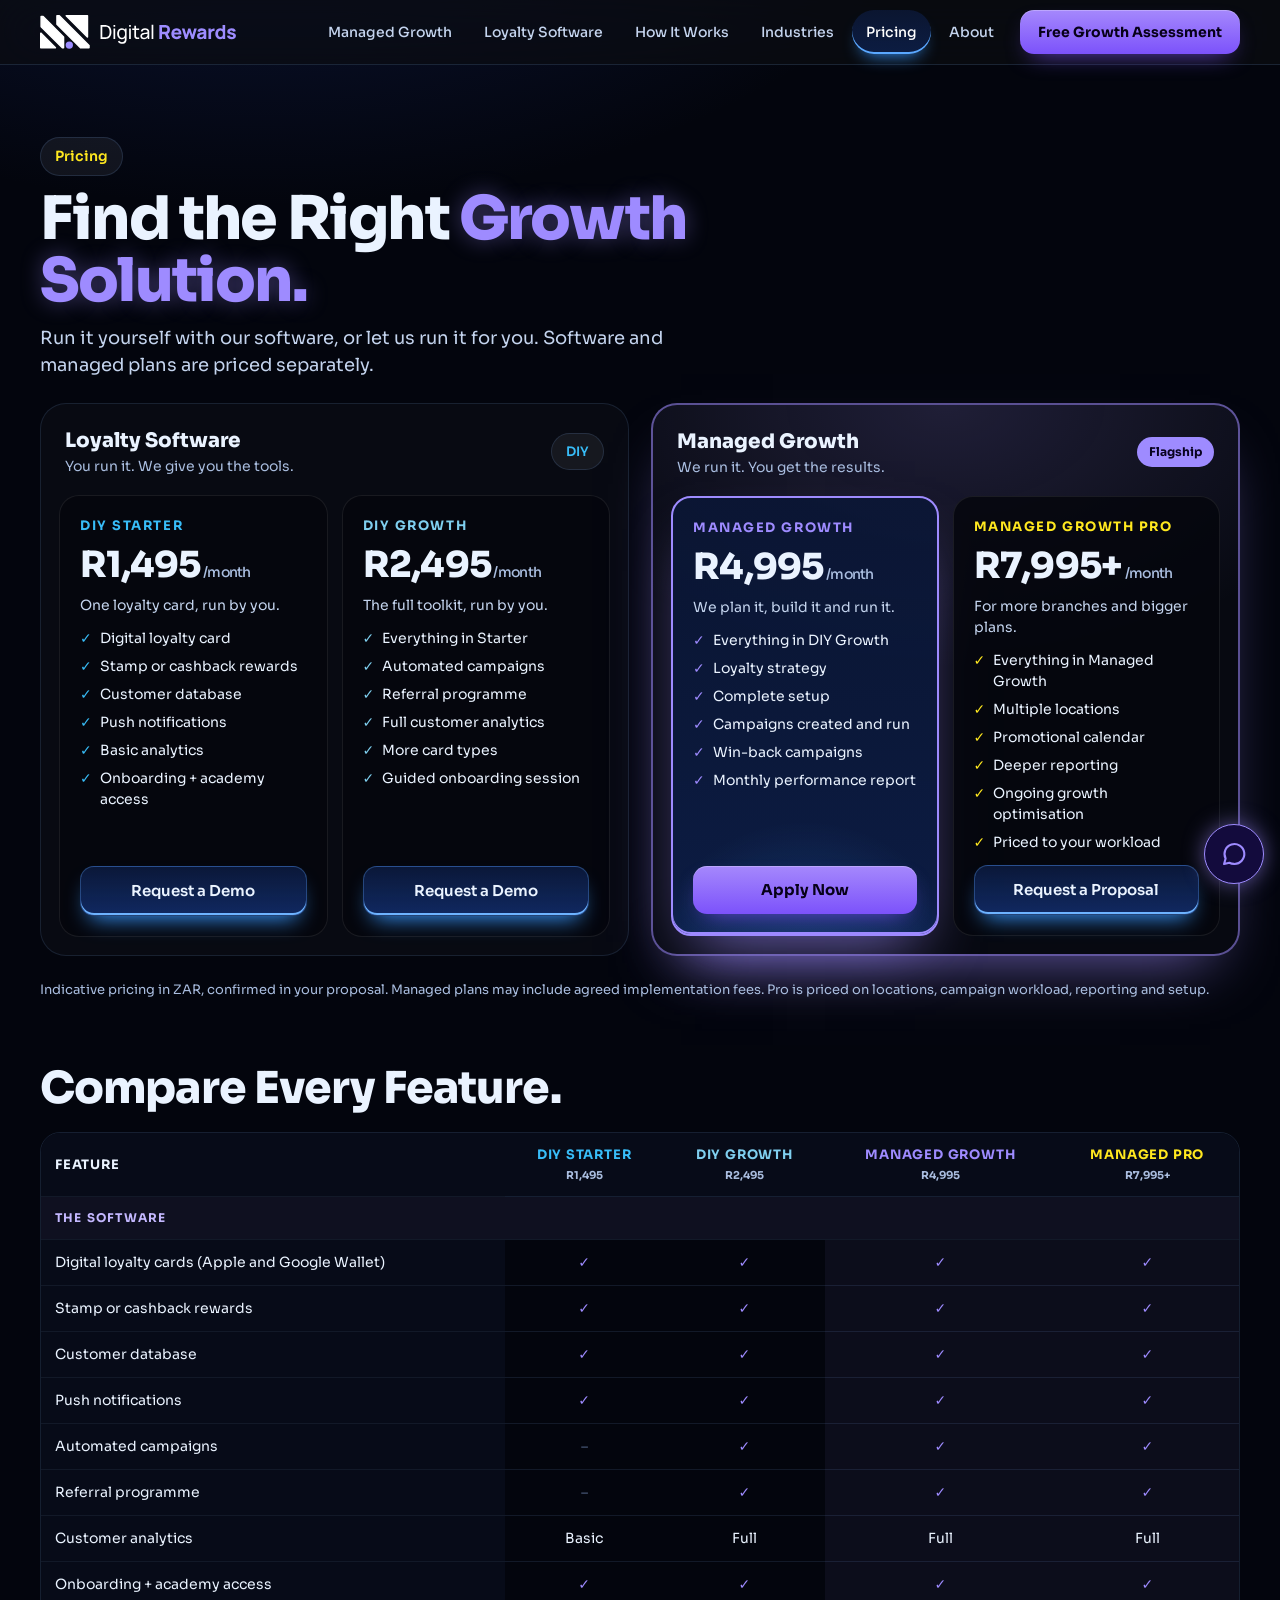
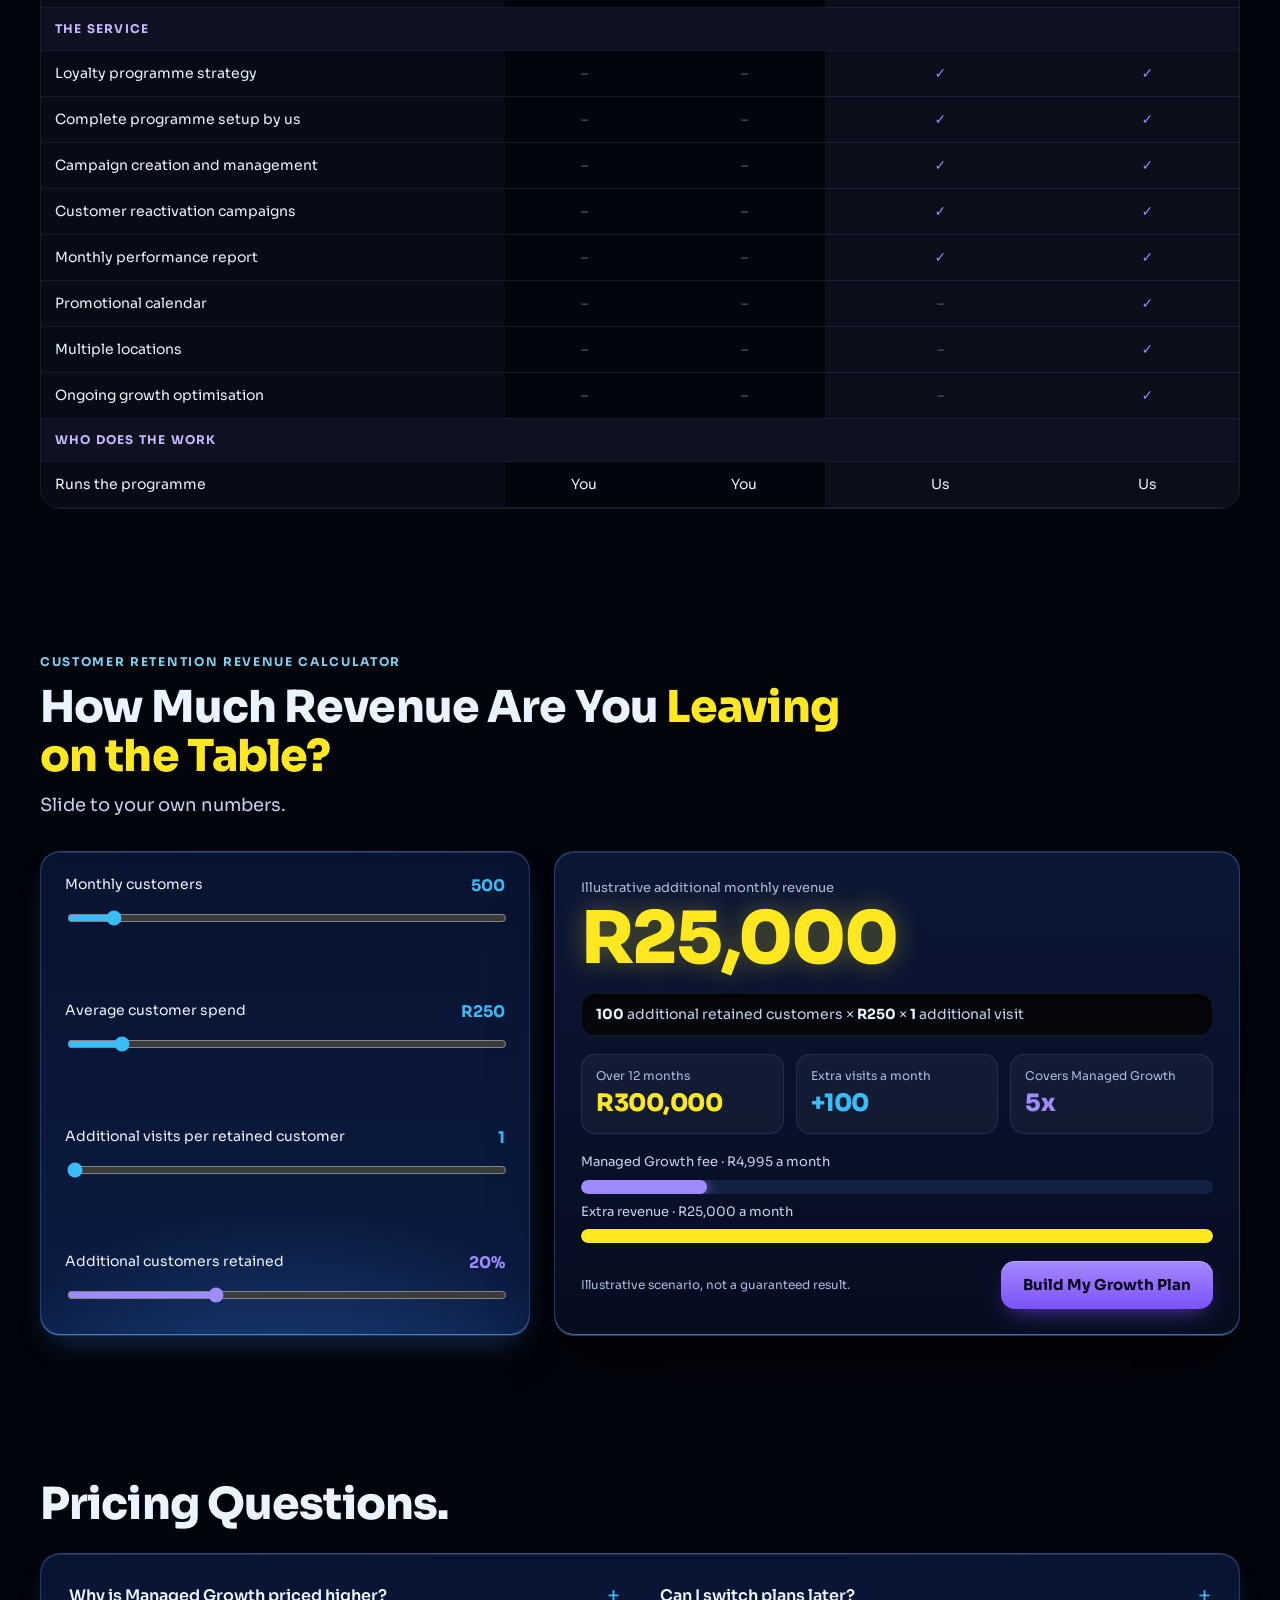
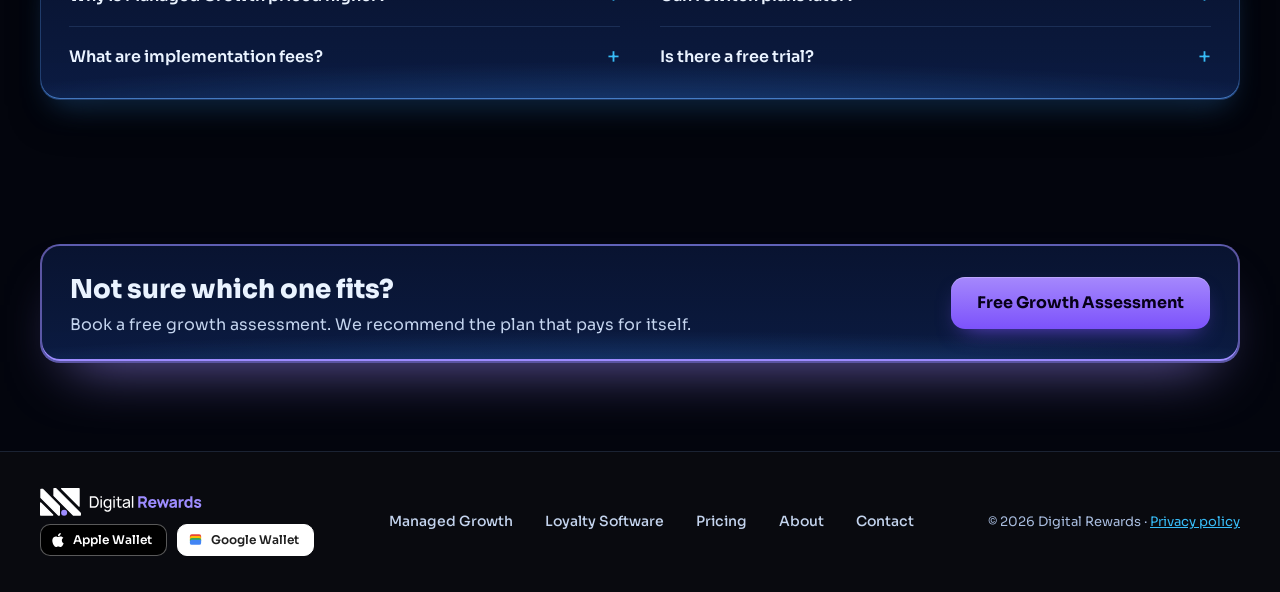
<file: pricing.html>
<!doctype html>
<html lang="en-ZA">
<head>
<meta charset="utf-8">
<meta name="viewport" content="width=device-width, initial-scale=1">
<meta name="robots" content="noindex, nofollow">
<title>Pricing | Digital Rewards</title>
<meta name="description" content="Digital Rewards pricing: DIY loyalty software from R1,495 a month and Managed Growth from R4,995 a month. Indicative pricing in ZAR.">
<link rel="canonical" href="https://kavirg3.github.io/digital-rewards-v2/pricing">
<meta property="og:type" content="website">
<meta property="og:title" content="Pricing | Digital Rewards">
<meta property="og:description" content="Digital Rewards pricing: DIY loyalty software from R1,495 a month and Managed Growth from R4,995 a month. Indicative pricing in ZAR.">
<meta property="og:url" content="https://kavirg3.github.io/digital-rewards-v2/pricing">
<meta name="theme-color" content="#03050D">
<link rel="icon" href="favicon.svg?v=2" type="image/svg+xml">
<link rel="icon" href="brand/png/favicon-32.png?v=2" sizes="32x32" type="image/png">
<link rel="apple-touch-icon" href="brand/png/dr-app-icon-180.png">
<meta property="og:image" content="https://kavirg3.github.io/digital-rewards-v2/brand/png/dr-share-1200x630.png">
<meta property="og:image:width" content="1200">
<meta property="og:image:height" content="630">
<link rel="preconnect" href="https://fonts.googleapis.com">
<link rel="preconnect" href="https://fonts.gstatic.com" crossorigin>
<link rel="stylesheet" href="https://fonts.googleapis.com/css2?family=Sora:wght@400;500;600;700;800&display=swap">
<link rel="stylesheet" href="styles.css?v=202611191500">
<link rel="stylesheet" href="v2.css?v=202611191500">
</head>
<body>
<a class="skip" href="#main">Skip to content</a>
<div style="background: radial-gradient(ellipse 1200px 700px at 20% -6%, rgba(29,53,140,0.42), transparent 62%), #03050D; color: #EAF3FF; font-family: Sora, system-ui, sans-serif; font-size: 16px; line-height: 1.5; color-scheme: dark">

<header style="position: sticky; top: 0; z-index: 20; background: rgba(11,13,17,0.74); backdrop-filter: blur(22px) saturate(150%); border-bottom: 1px solid rgba(120,170,235,0.16)">
<div style="max-width: 1200px; margin: 0 auto; padding: 10px 24px; display: flex; flex-wrap: wrap; align-items: center; justify-content: space-between; gap: 8px 20px">
<a href="./" style="display: flex; align-items: center; gap: 10px; color: #FFFFFF; text-decoration: none; font-weight: 800; font-size: 18px; min-height: 44px">
<img src="brand/dr-logo-horizontal.svg" alt="Digital Rewards" width="198" height="34" style="display:block"></a>
<nav aria-label="Main" style="display: flex; flex-wrap: wrap; align-items: center; gap: 2px 4px">
<a class="pill" href="managed-growth">Managed Growth</a>
<a class="pill" href="loyalty-software">Loyalty Software</a>
<a class="pill" href="./#how">How It Works</a>
<a class="pill" href="./#industries">Industries</a>
<a class="pill" href="pricing">Pricing</a>
<a class="pill" href="about">About</a>
<a class="cta" href="contact" style="min-height: 44px; padding: 0 18px; font-size: 14px; margin-left: 8px">Free Growth Assessment</a>
</nav>
</div>
</header>

<main id="main">
<section class="v2-sec" style="padding-bottom: 32px">
<div class="v2-in" style="gap: 24px">
<div class="v2-head"><span class="chip" style="align-self: flex-start; color: #FFE81F">Pricing</span><h1 class="v2-h1">Find the Right <span class="v2-v">Growth Solution.</span></h1><p class="v2-sub">Run it yourself with our software, or let us run it for you. Software and managed plans are priced separately.</p></div>
<div class="v2-pgrid">
<div class="v2-pgroup diy">
<div class="v2-pg-hd"><div><h3>Loyalty Software</h3><p>You run it. We give you the tools.</p></div><span class="chip" style="color: #38BDF8; font-size: 13px">DIY</span></div>
<div class="v2-plans"><div class="v2-plan dim" style="--pc: #38BDF8">
<div style="display: flex; justify-content: space-between; align-items: center; gap: 8px"><h4 style="color: #38BDF8">DIY Starter</h4></div>
<div class="v2-price">R1,495<small> /month</small></div>
<p>One loyalty card, run by you.</p>
<ul><li>Digital loyalty card</li><li>Stamp or cashback rewards</li><li>Customer database</li><li>Push notifications</li><li>Basic analytics</li><li>Onboarding + academy access</li></ul>
<a class="edge" href="loyalty-software#demo">Request a Demo</a>
</div><div class="v2-plan dim" style="--pc: #7FCFEF">
<div style="display: flex; justify-content: space-between; align-items: center; gap: 8px"><h4 style="color: #7FCFEF">DIY Growth</h4></div>
<div class="v2-price">R2,495<small> /month</small></div>
<p>The full toolkit, run by you.</p>
<ul><li>Everything in Starter</li><li>Automated campaigns</li><li>Referral programme</li><li>Full customer analytics</li><li>More card types</li><li>Guided onboarding session</li></ul>
<a class="edge" href="loyalty-software#demo">Request a Demo</a>
</div></div>
</div>
<div class="v2-pgroup mg">
<div class="v2-pg-hd"><div><h3>Managed Growth</h3><p>We run it. You get the results.</p></div><span class="v2-badge">Flagship</span></div>
<div class="v2-plans"><div class="glass v2-plan" style="--pc: #9E8BFF; border: 2px solid #9E8BFF; box-shadow: inset 0 -2px 0 #9E8BFF, 0 30px 60px -24px rgba(158,139,255,0.7)">
<div style="display: flex; justify-content: space-between; align-items: center; gap: 8px"><h4 style="color: #9E8BFF">Managed Growth</h4></div>
<div class="v2-price">R4,995<small> /month</small></div>
<p>We plan it, build it and run it.</p>
<ul><li>Everything in DIY Growth</li><li>Loyalty strategy</li><li>Complete setup</li><li>Campaigns created and run</li><li>Win-back campaigns</li><li>Monthly performance report</li></ul>
<a class="cta" href="contact">Apply Now</a>
</div><div class="v2-plan dim" style="--pc: #FFE81F">
<div style="display: flex; justify-content: space-between; align-items: center; gap: 8px"><h4 style="color: #FFE81F">Managed Growth Pro</h4></div>
<div class="v2-price">R7,995+<small> /month</small></div>
<p>For more branches and bigger plans.</p>
<ul><li>Everything in Managed Growth</li><li>Multiple locations</li><li>Promotional calendar</li><li>Deeper reporting</li><li>Ongoing growth optimisation</li><li>Priced to your workload</li></ul>
<a class="edge" href="contact">Request a Proposal</a>
</div></div>
</div>
</div>
<p class="v2-fine">Indicative pricing in ZAR, confirmed in your proposal. Managed plans may include agreed implementation fees. Pro is priced on locations, campaign workload, reporting and setup.</p>
</div>
</section>

<section class="v2-sec" style="padding-top: 32px">
<div class="v2-in" style="gap: 20px">
<h2 class="v2-h2">Compare Every Feature.</h2>
<div class="v2-tablewrap"><table class="v2-table">
<caption class="skip">Feature comparison of the four plans</caption>
<thead><tr><th scope="col">Feature</th><th scope="col" style="color: #38BDF8">DIY Starter<br><small style="text-transform: none; letter-spacing: 0; color: #A9BDDF">R1,495</small></th><th scope="col" style="color: #7FCFEF">DIY Growth<br><small style="text-transform: none; letter-spacing: 0; color: #A9BDDF">R2,495</small></th><th scope="col" class="mg">Managed Growth<br><small style="text-transform: none; letter-spacing: 0; color: #A9BDDF">R4,995</small></th><th scope="col" class="mg" style="color: #FFE81F">Managed Pro<br><small style="text-transform: none; letter-spacing: 0; color: #A9BDDF">R7,995+</small></th></tr></thead>
<tbody><tr class="grp"><td colspan="5">The software</td></tr><tr><td>Digital loyalty cards (Apple and Google Wallet)</td><td><span class="v2-yes" aria-label="Included">✓</span></td><td><span class="v2-yes" aria-label="Included">✓</span></td><td class="mgc"><span class="v2-yes" aria-label="Included">✓</span></td><td class="mgc"><span class="v2-yes" aria-label="Included">✓</span></td></tr><tr><td>Stamp or cashback rewards</td><td><span class="v2-yes" aria-label="Included">✓</span></td><td><span class="v2-yes" aria-label="Included">✓</span></td><td class="mgc"><span class="v2-yes" aria-label="Included">✓</span></td><td class="mgc"><span class="v2-yes" aria-label="Included">✓</span></td></tr><tr><td>Customer database</td><td><span class="v2-yes" aria-label="Included">✓</span></td><td><span class="v2-yes" aria-label="Included">✓</span></td><td class="mgc"><span class="v2-yes" aria-label="Included">✓</span></td><td class="mgc"><span class="v2-yes" aria-label="Included">✓</span></td></tr><tr><td>Push notifications</td><td><span class="v2-yes" aria-label="Included">✓</span></td><td><span class="v2-yes" aria-label="Included">✓</span></td><td class="mgc"><span class="v2-yes" aria-label="Included">✓</span></td><td class="mgc"><span class="v2-yes" aria-label="Included">✓</span></td></tr><tr><td>Automated campaigns</td><td><span class="v2-no" aria-label="Not included">–</span></td><td><span class="v2-yes" aria-label="Included">✓</span></td><td class="mgc"><span class="v2-yes" aria-label="Included">✓</span></td><td class="mgc"><span class="v2-yes" aria-label="Included">✓</span></td></tr><tr><td>Referral programme</td><td><span class="v2-no" aria-label="Not included">–</span></td><td><span class="v2-yes" aria-label="Included">✓</span></td><td class="mgc"><span class="v2-yes" aria-label="Included">✓</span></td><td class="mgc"><span class="v2-yes" aria-label="Included">✓</span></td></tr><tr><td>Customer analytics</td><td>Basic</td><td>Full</td><td class="mgc">Full</td><td class="mgc">Full</td></tr><tr><td>Onboarding + academy access</td><td><span class="v2-yes" aria-label="Included">✓</span></td><td><span class="v2-yes" aria-label="Included">✓</span></td><td class="mgc"><span class="v2-yes" aria-label="Included">✓</span></td><td class="mgc"><span class="v2-yes" aria-label="Included">✓</span></td></tr><tr class="grp"><td colspan="5">The service</td></tr><tr><td>Loyalty programme strategy</td><td><span class="v2-no" aria-label="Not included">–</span></td><td><span class="v2-no" aria-label="Not included">–</span></td><td class="mgc"><span class="v2-yes" aria-label="Included">✓</span></td><td class="mgc"><span class="v2-yes" aria-label="Included">✓</span></td></tr><tr><td>Complete programme setup by us</td><td><span class="v2-no" aria-label="Not included">–</span></td><td><span class="v2-no" aria-label="Not included">–</span></td><td class="mgc"><span class="v2-yes" aria-label="Included">✓</span></td><td class="mgc"><span class="v2-yes" aria-label="Included">✓</span></td></tr><tr><td>Campaign creation and management</td><td><span class="v2-no" aria-label="Not included">–</span></td><td><span class="v2-no" aria-label="Not included">–</span></td><td class="mgc"><span class="v2-yes" aria-label="Included">✓</span></td><td class="mgc"><span class="v2-yes" aria-label="Included">✓</span></td></tr><tr><td>Customer reactivation campaigns</td><td><span class="v2-no" aria-label="Not included">–</span></td><td><span class="v2-no" aria-label="Not included">–</span></td><td class="mgc"><span class="v2-yes" aria-label="Included">✓</span></td><td class="mgc"><span class="v2-yes" aria-label="Included">✓</span></td></tr><tr><td>Monthly performance report</td><td><span class="v2-no" aria-label="Not included">–</span></td><td><span class="v2-no" aria-label="Not included">–</span></td><td class="mgc"><span class="v2-yes" aria-label="Included">✓</span></td><td class="mgc"><span class="v2-yes" aria-label="Included">✓</span></td></tr><tr><td>Promotional calendar</td><td><span class="v2-no" aria-label="Not included">–</span></td><td><span class="v2-no" aria-label="Not included">–</span></td><td class="mgc"><span class="v2-no" aria-label="Not included">–</span></td><td class="mgc"><span class="v2-yes" aria-label="Included">✓</span></td></tr><tr><td>Multiple locations</td><td><span class="v2-no" aria-label="Not included">–</span></td><td><span class="v2-no" aria-label="Not included">–</span></td><td class="mgc"><span class="v2-no" aria-label="Not included">–</span></td><td class="mgc"><span class="v2-yes" aria-label="Included">✓</span></td></tr><tr><td>Ongoing growth optimisation</td><td><span class="v2-no" aria-label="Not included">–</span></td><td><span class="v2-no" aria-label="Not included">–</span></td><td class="mgc"><span class="v2-no" aria-label="Not included">–</span></td><td class="mgc"><span class="v2-yes" aria-label="Included">✓</span></td></tr><tr class="grp"><td colspan="5">Who does the work</td></tr><tr><td>Runs the programme</td><td>You</td><td>You</td><td class="mgc">Us</td><td class="mgc">Us</td></tr></tbody>
</table></div>
</div>
</section>

<section id="calculator" class="v2-sec">
<div class="v2-in">
<div class="v2-head">
<span class="v2-kick">Customer Retention Revenue Calculator</span>
<h2 class="v2-h2">How Much Revenue Are You <span class="v2-y">Leaving on the Table?</span></h2>
<p class="v2-sub">Slide to your own numbers.</p>
</div>
<div class="v2-roi" data-roi data-roi-fee="4995">
<div class="glass v2-roi-in">
<div class="v2-sl"><div class="t"><label for="r1">Monthly customers</label><strong data-roi-out="cust">500</strong></div><input id="r1" type="range" min="50" max="5000" step="50" value="500" data-roi-in="cust"></div>
<div class="v2-sl"><div class="t"><label for="r2">Average customer spend</label><strong data-roi-out="spend">R250</strong></div><input id="r2" type="range" min="30" max="2000" step="10" value="250" data-roi-in="spend"></div>
<div class="v2-sl"><div class="t"><label for="r3">Additional visits per retained customer</label><strong data-roi-out="visits">1</strong></div><input id="r3" type="range" min="1" max="6" step="1" value="1" data-roi-in="visits"></div>
<div class="v2-sl"><div class="t"><label for="r4">Additional customers retained</label><strong data-roi-out="share" style="color: #9E8BFF">20%</strong></div><input id="r4" type="range" min="5" max="50" step="5" value="20" data-roi-in="share" style="accent-color: #9E8BFF"></div>
</div>
<div class="v2-roi-out">
<div style="display: flex; flex-direction: column; gap: 6px"><span style="font-size: 13px; color: #A9BDDF">Illustrative additional monthly revenue</span><div class="v2-big" aria-live="polite" data-roi-out="month">R25,000</div></div>
<div class="well v2-formula"><b data-roi-out="kept">100</b> additional retained customers × <b data-roi-out="spend">R250</b> × <b data-roi-out="visits">1</b> <span data-roi-out="visitWord">additional visit</span></div>
<div class="v2-stats">
<div class="v2-stat"><small>Over 12 months</small><b style="color: #FFE81F" data-roi-out="year">R300,000</b></div>
<div class="v2-stat"><small>Extra visits a month</small><b style="color: #38BDF8">+<span data-roi-out="extra">100</span></b></div>
<div class="v2-stat"><small>Covers Managed Growth</small><b style="color: #9E8BFF" data-roi-out="times">5x</b></div>
</div>
<div class="v2-vsbar">
<span>Managed Growth fee · R4,995 a month</span><div class="bar"><span data-roi-bar="fee" style="width: 20%; background: #9E8BFF; box-shadow: 0 0 12px rgba(158,139,255,0.7)"></span></div>
<span>Extra revenue · <span data-roi-out="month">R25,000</span> a month</span><div class="bar"><span data-roi-bar="rev" style="width: 100%; background: #FFE81F; box-shadow: 0 0 12px rgba(255,232,31,0.6)"></span></div>
</div>
<div class="v2-row" style="justify-content: space-between">
<span style="flex: 1 1 240px; font-size: 12px; color: #A9BDDF">Illustrative scenario, not a guaranteed result.</span>
<a class="cta" href="#assessment" style="min-height: 48px; padding: 0 22px; font-size: 15px">Build My Growth Plan</a>
</div>
</div>
</div>
</div>
</section>

<section class="v2-sec">
<div class="v2-in" style="gap: 24px">
<h2 class="v2-h2">Pricing Questions.</h2>
<div class="glass" style="padding: 12px 28px; display: grid; grid-template-columns: repeat(auto-fit, minmax(320px, 1fr)); gap: 0 40px; align-items: start">
<div style="display: flex; flex-direction: column"><details style="border-bottom: 1px solid rgba(120,170,235,0.16); padding: 8px 0"><summary>Why is Managed Growth priced higher?</summary><p style="margin: 4px 0 10px; color: #C4D4EE; font-size: 15px">You are paying for a team that plans, builds and runs your programme every month, not just for software access.</p></details><details style="padding: 8px 0"><summary>What are implementation fees?</summary><p style="margin: 4px 0 10px; color: #C4D4EE; font-size: 15px">Some managed setups need extra work, like many branches or custom design. Any fee is agreed in your proposal before you sign.</p></details></div>
<div style="display: flex; flex-direction: column"><details style="border-bottom: 1px solid rgba(120,170,235,0.16); padding: 8px 0"><summary>Can I switch plans later?</summary><p style="margin: 4px 0 10px; color: #C4D4EE; font-size: 15px">Yes. You can move from software to managed, or between plans, and keep your members and history.</p></details><details style="padding: 8px 0"><summary>Is there a free trial?</summary><p style="margin: 4px 0 10px; color: #C4D4EE; font-size: 15px">Book a demo first. We show you the dashboard and answer questions before you pay anything.</p></details></div>
</div>
</div>
</section>

<section class="v2-sec" style="padding-bottom: 88px">
<div class="v2-in">
<div class="glass v2-band">
<div><h3>Not sure which one fits?</h3><p>Book a free growth assessment. We recommend the plan that pays for itself.</p></div>
<a class="cta" href="contact">Free Growth Assessment</a>
</div>
</div>
</section>
</main>

<footer style="padding: 36px 24px; border-top: 1px solid rgba(120,170,235,0.16); background: rgba(11,13,17,0.74)">
<div style="max-width: 1200px; margin: 0 auto; display: flex; flex-wrap: wrap; justify-content: space-between; align-items: center; gap: 20px; font-size: 13px; color: #A9BDDF">
<div style="display: flex; flex-direction: column; gap: 8px"><img src="brand/dr-logo-horizontal.svg" alt="Digital Rewards" width="163" height="28" style="display:block"><div class="wa-chips sm" role="group" aria-label="Works with Apple Wallet and Google Wallet"><span class="wa-chip ap"><svg aria-hidden="true" width="14" height="14" viewBox="0 0 24 24" fill="#fff"><path d="M12.152 6.896c-.948 0-2.415-1.078-3.96-1.04-2.04.027-3.91 1.183-4.961 3.014-2.117 3.675-.546 9.103 1.519 12.09 1.013 1.454 2.208 3.09 3.792 3.039 1.52-.065 2.09-.987 3.935-.987 1.831 0 2.35.987 3.96.948 1.637-.026 2.676-1.48 3.676-2.948 1.156-1.688 1.636-3.325 1.662-3.415-.039-.013-3.182-1.221-3.22-4.857-.026-3.04 2.48-4.494 2.597-4.559-1.429-2.09-3.623-2.324-4.39-2.376-2-.156-3.675 1.09-4.61 1.09zM15.53 3.83c.843-1.012 1.4-2.427 1.245-3.83-1.207.052-2.662.805-3.532 1.818-.78.896-1.454 2.338-1.273 3.714 1.338.104 2.715-.688 3.559-1.701"/></svg><span>Apple Wallet</span></span><span class="wa-chip gg"><svg aria-hidden="true" width="15" height="15" viewBox="0 0 24 24"><rect x="3" y="3.5" width="18" height="8" rx="3" fill="#EA4335"/><rect x="3" y="6.5" width="18" height="8" rx="3" fill="#FBBC04"/><rect x="3" y="9.5" width="18" height="8" rx="3" fill="#34A853"/><path d="M3 15.5a3 3 0 013-3h15v5a3 3 0 01-3 3H6a3 3 0 01-3-3z" fill="#4285F4"/></svg><span>Google Wallet</span></span></div></div>
<nav aria-label="Footer" style="display: flex; flex-wrap: wrap; gap: 2px 4px">
<a class="pill" href="managed-growth">Managed Growth</a><a class="pill" href="loyalty-software">Loyalty Software</a><a class="pill" href="pricing">Pricing</a><a class="pill" href="about">About</a><a class="pill" href="contact">Contact</a>
</nav>
<div>© 2026 Digital Rewards · <a href="privacy">Privacy policy</a></div>
</div>
</footer>

</div>
<script src="config.js?v=202611191500"></script>
<script src="site.js?v=202611191500"></script>
<script src="v2.js?v=202611191500"></script>
</body>
</html>
</file>
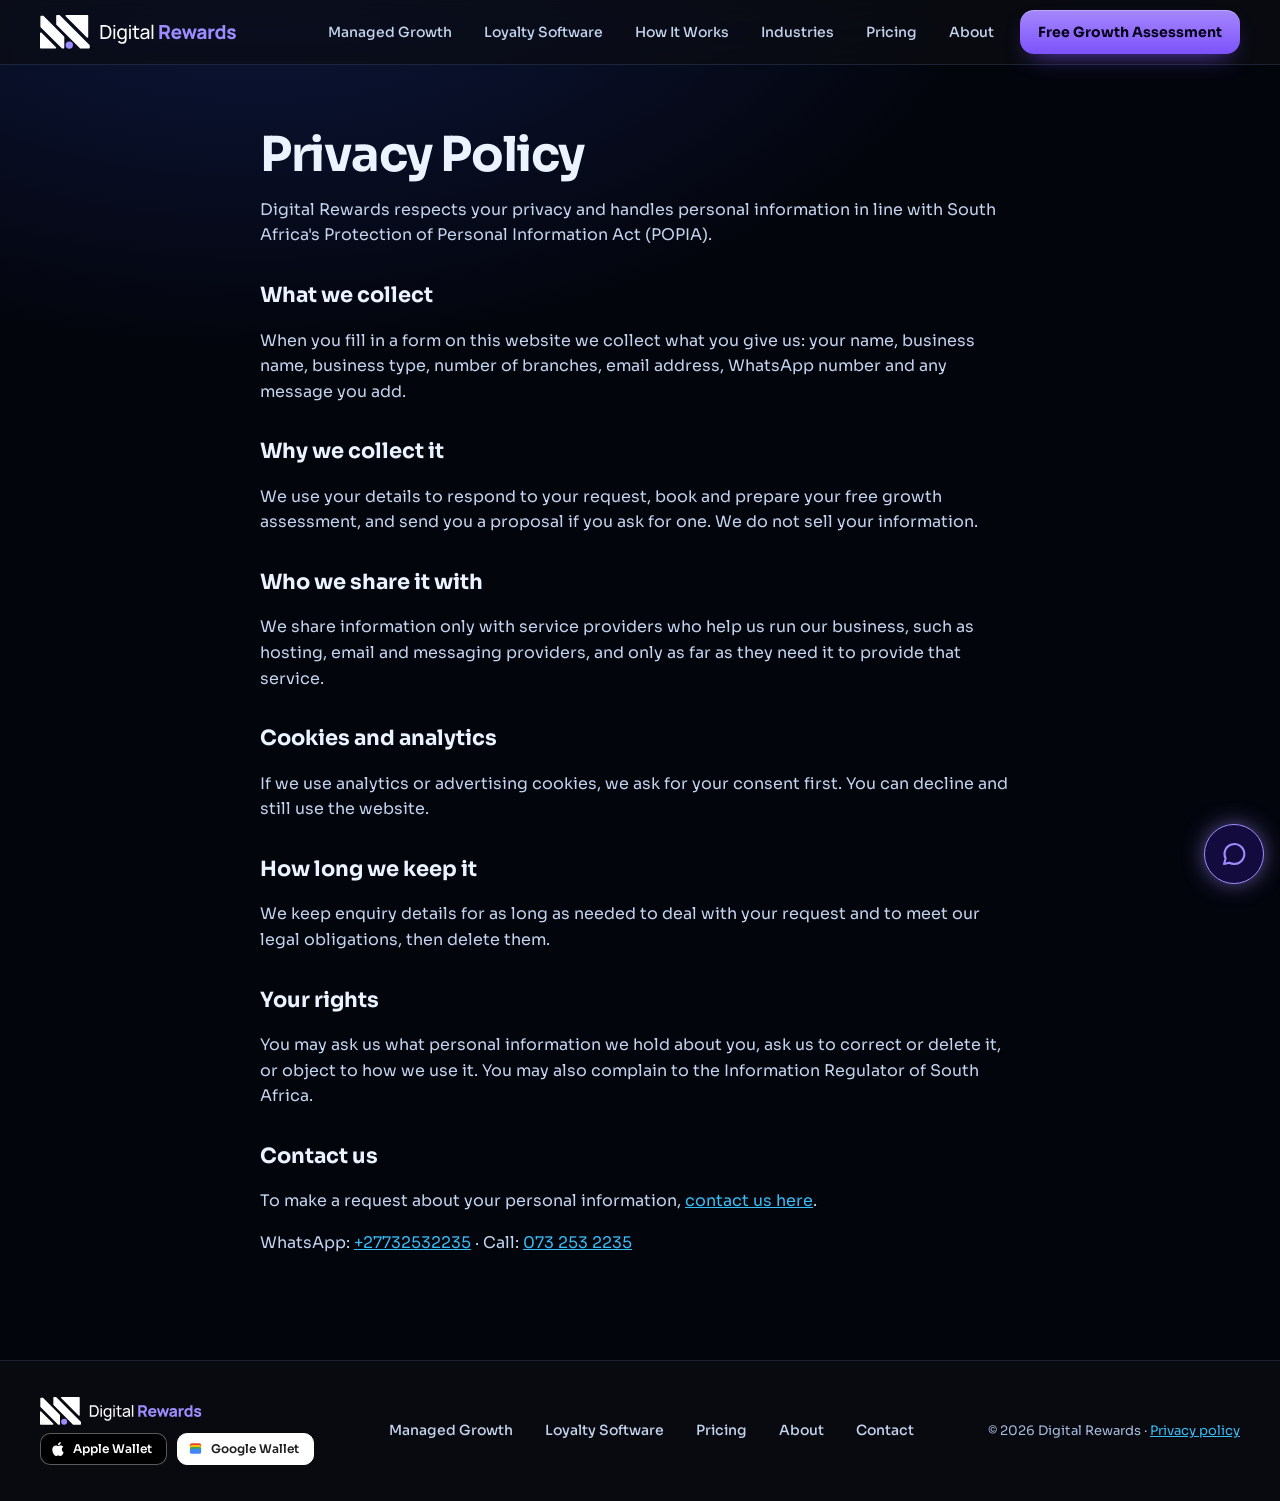
<file: privacy.html>
<!doctype html>
<html lang="en-ZA">
<head>
<meta charset="utf-8">
<meta name="viewport" content="width=device-width, initial-scale=1">
<meta name="robots" content="noindex, nofollow">
<title>Privacy Policy | Digital Rewards</title>
<meta name="description" content="How Digital Rewards handles your personal information under POPIA.">
<link rel="canonical" href="https://kavirg3.github.io/digital-rewards-v2/privacy">
<meta property="og:type" content="website">
<meta property="og:title" content="Privacy Policy | Digital Rewards">
<meta property="og:description" content="How Digital Rewards handles your personal information under POPIA.">
<meta property="og:url" content="https://kavirg3.github.io/digital-rewards-v2/privacy">
<meta name="theme-color" content="#03050D">
<link rel="icon" href="favicon.svg?v=2" type="image/svg+xml">
<link rel="icon" href="brand/png/favicon-32.png?v=2" sizes="32x32" type="image/png">
<link rel="apple-touch-icon" href="brand/png/dr-app-icon-180.png">
<meta property="og:image" content="https://kavirg3.github.io/digital-rewards-v2/brand/png/dr-share-1200x630.png">
<meta property="og:image:width" content="1200">
<meta property="og:image:height" content="630">
<link rel="preconnect" href="https://fonts.googleapis.com">
<link rel="preconnect" href="https://fonts.gstatic.com" crossorigin>
<link rel="stylesheet" href="https://fonts.googleapis.com/css2?family=Sora:wght@400;500;600;700;800&display=swap">
<link rel="stylesheet" href="styles.css?v=202611191500">
<link rel="stylesheet" href="v2.css?v=202611191500">
</head>
<body>
<a class="skip" href="#main">Skip to content</a>
<div style="background: radial-gradient(ellipse 1200px 700px at 20% -6%, rgba(29,53,140,0.42), transparent 62%), #03050D; color: #EAF3FF; font-family: Sora, system-ui, sans-serif; font-size: 16px; line-height: 1.5; color-scheme: dark">

<header style="position: sticky; top: 0; z-index: 20; background: rgba(11,13,17,0.74); backdrop-filter: blur(22px) saturate(150%); border-bottom: 1px solid rgba(120,170,235,0.16)">
<div style="max-width: 1200px; margin: 0 auto; padding: 10px 24px; display: flex; flex-wrap: wrap; align-items: center; justify-content: space-between; gap: 8px 20px">
<a href="./" style="display: flex; align-items: center; gap: 10px; color: #FFFFFF; text-decoration: none; font-weight: 800; font-size: 18px; min-height: 44px">
<img src="brand/dr-logo-horizontal.svg" alt="Digital Rewards" width="198" height="34" style="display:block"></a>
<nav aria-label="Main" style="display: flex; flex-wrap: wrap; align-items: center; gap: 2px 4px">
<a class="pill" href="managed-growth">Managed Growth</a>
<a class="pill" href="loyalty-software">Loyalty Software</a>
<a class="pill" href="./#how">How It Works</a>
<a class="pill" href="./#industries">Industries</a>
<a class="pill" href="pricing">Pricing</a>
<a class="pill" href="about">About</a>
<a class="cta" href="contact" style="min-height: 44px; padding: 0 18px; font-size: 14px; margin-left: 8px">Free Growth Assessment</a>
</nav>
</div>
</header>

<main id="main">

<div class="prose">
<h1>Privacy Policy</h1>
<p>Digital Rewards respects your privacy and handles personal information in line with South Africa's Protection of Personal Information Act (POPIA).</p>
<h2>What we collect</h2>
<p>When you fill in a form on this website we collect what you give us: your name, business name, business type, number of branches, email address, WhatsApp number and any message you add.</p>
<h2>Why we collect it</h2>
<p>We use your details to respond to your request, book and prepare your free growth assessment, and send you a proposal if you ask for one. We do not sell your information.</p>
<h2>Who we share it with</h2>
<p>We share information only with service providers who help us run our business, such as hosting, email and messaging providers, and only as far as they need it to provide that service.</p>
<h2>Cookies and analytics</h2>
<p>If we use analytics or advertising cookies, we ask for your consent first. You can decline and still use the website.</p>
<h2>How long we keep it</h2>
<p>We keep enquiry details for as long as needed to deal with your request and to meet our legal obligations, then delete them.</p>
<h2>Your rights</h2>
<p>You may ask us what personal information we hold about you, ask us to correct or delete it, or object to how we use it. You may also complain to the Information Regulator of South Africa.</p>
<h2>Contact us</h2>
<p>To make a request about your personal information, <a href="contact">contact us here</a>.</p>
<p data-contact></p>
</div>

</main>

<footer style="padding: 36px 24px; border-top: 1px solid rgba(120,170,235,0.16); background: rgba(11,13,17,0.74)">
<div style="max-width: 1200px; margin: 0 auto; display: flex; flex-wrap: wrap; justify-content: space-between; align-items: center; gap: 20px; font-size: 13px; color: #A9BDDF">
<div style="display: flex; flex-direction: column; gap: 8px"><img src="brand/dr-logo-horizontal.svg" alt="Digital Rewards" width="163" height="28" style="display:block"><div class="wa-chips sm" role="group" aria-label="Works with Apple Wallet and Google Wallet"><span class="wa-chip ap"><svg aria-hidden="true" width="14" height="14" viewBox="0 0 24 24" fill="#fff"><path d="M12.152 6.896c-.948 0-2.415-1.078-3.96-1.04-2.04.027-3.91 1.183-4.961 3.014-2.117 3.675-.546 9.103 1.519 12.09 1.013 1.454 2.208 3.09 3.792 3.039 1.52-.065 2.09-.987 3.935-.987 1.831 0 2.35.987 3.96.948 1.637-.026 2.676-1.48 3.676-2.948 1.156-1.688 1.636-3.325 1.662-3.415-.039-.013-3.182-1.221-3.22-4.857-.026-3.04 2.48-4.494 2.597-4.559-1.429-2.09-3.623-2.324-4.39-2.376-2-.156-3.675 1.09-4.61 1.09zM15.53 3.83c.843-1.012 1.4-2.427 1.245-3.83-1.207.052-2.662.805-3.532 1.818-.78.896-1.454 2.338-1.273 3.714 1.338.104 2.715-.688 3.559-1.701"/></svg><span>Apple Wallet</span></span><span class="wa-chip gg"><svg aria-hidden="true" width="15" height="15" viewBox="0 0 24 24"><rect x="3" y="3.5" width="18" height="8" rx="3" fill="#EA4335"/><rect x="3" y="6.5" width="18" height="8" rx="3" fill="#FBBC04"/><rect x="3" y="9.5" width="18" height="8" rx="3" fill="#34A853"/><path d="M3 15.5a3 3 0 013-3h15v5a3 3 0 01-3 3H6a3 3 0 01-3-3z" fill="#4285F4"/></svg><span>Google Wallet</span></span></div></div>
<nav aria-label="Footer" style="display: flex; flex-wrap: wrap; gap: 2px 4px">
<a class="pill" href="managed-growth">Managed Growth</a><a class="pill" href="loyalty-software">Loyalty Software</a><a class="pill" href="pricing">Pricing</a><a class="pill" href="about">About</a><a class="pill" href="contact">Contact</a>
</nav>
<div>© 2026 Digital Rewards · <a href="privacy">Privacy policy</a></div>
</div>
</footer>

</div>
<script src="config.js?v=202611191500"></script>
<script src="site.js?v=202611191500"></script>
<script src="v2.js?v=202611191500"></script>
</body>
</html>
</file>
<file: styles.css>
/* Digital Rewards – shared styles (Sentiv Hub look: ink ground, ocean-glow glass, neon icons) */
html{scroll-behavior:smooth}
body{margin:0;background:#03050D}
a{color:#38BDF8}a:hover{color:#7FCFEF}
:focus-visible{outline:2px solid #FFE81F;outline-offset:3px}
section[id]{scroll-margin-top:84px}
.skip{position:absolute;left:-9999px;top:0;background:#FFE81F;color:#03050D;padding:10px 16px;z-index:100;font:600 14px Sora,system-ui,sans-serif}
.skip:focus{left:8px;top:8px}

.glass{background:radial-gradient(120% 90% at 50% 130%,rgba(59,150,255,.42) 0%,rgba(59,150,255,0) 62%),linear-gradient(180deg,rgba(10,22,54,.88),rgba(13,32,76,.84));border:1px solid rgba(96,165,250,.26);box-shadow:inset 0 1px 0 rgba(255,255,255,.12),inset 0 -1px 0 rgba(96,165,250,.65),0 22px 44px -16px rgba(0,0,0,.8),0 16px 32px -18px rgba(56,152,255,.75);border-radius:20px;box-sizing:border-box}
.well{background:#05070D;border:1px solid rgba(255,255,255,.07);box-shadow:inset 0 2px 8px rgba(0,0,0,.6);border-radius:14px;box-sizing:border-box}
.well[style*="padding: 28px"],.well[style*="padding: 40px"]{border-radius:20px}
.orb{width:64px;height:64px;border-radius:50%;display:flex;align-items:center;justify-content:center;flex:none;background:radial-gradient(circle at 50% 30%,rgba(90,168,255,.35),rgba(10,22,54,.9) 70%);border:1px solid rgba(96,165,250,.4);box-shadow:inset 0 -2px 0 currentColor,0 12px 24px -10px currentColor}
.neon{filter:drop-shadow(0 0 6px currentColor)}
.cta{display:inline-flex;align-items:center;justify-content:center;gap:10px;min-height:52px;padding:0 26px;border-radius:14px;border:0;background:linear-gradient(180deg,#A588FC,#7C52FB);color:#070119;font:inherit;font-weight:700;text-decoration:none;cursor:pointer;box-shadow:0 10px 24px -12px rgba(124,82,251,.9),inset 0 1px 0 rgba(255,255,255,.25)}
.cta:hover{color:#070119;filter:brightness(1.08)}
.cta[disabled]{opacity:.6;cursor:wait}
.edge{display:inline-flex;align-items:center;justify-content:center;gap:10px;min-height:52px;padding:0 24px;border-radius:14px;background:linear-gradient(180deg,rgba(13,32,76,.7),rgba(18,44,104,.92));border:1px solid rgba(96,165,250,.3);box-shadow:inset 0 -2px 0 #6DB3FF,0 12px 22px -10px rgba(56,152,255,1);color:#EAF3FF;font-weight:600;text-decoration:none;cursor:pointer;font-family:inherit;font-size:inherit}
.edge:hover{color:#fff}
.pill{display:inline-flex;align-items:center;min-height:44px;padding:0 14px;border-radius:999px;color:#C4D4EE;text-decoration:none;font-size:14px;font-weight:500}
.pill:hover{background:rgba(255,255,255,.06);color:#fff}
.pill.on{background:linear-gradient(180deg,rgba(13,32,76,.55),rgba(13,32,76,.85));box-shadow:inset 0 -2px 0 #5AA8FF,0 10px 18px -10px rgba(56,152,255,1);color:#fff}
.chip{display:inline-flex;align-items:center;gap:8px;border-radius:999px;padding:8px 14px;font-size:14px;font-weight:600;background:rgba(255,255,255,.06);border:1px solid rgba(120,170,235,.16)}

input,select,textarea{font:inherit;color:#E8ECF5;background:#05070D;border:1px solid rgba(255,255,255,.12);box-shadow:inset 0 2px 8px rgba(0,0,0,.6);border-radius:12px;padding:12px 14px;min-height:48px;width:100%;box-sizing:border-box}
input[type=range]{padding:0;min-height:32px;border:0;box-shadow:none;background:transparent;accent-color:#38BDF8}
input[type=checkbox]{width:22px;min-height:22px;height:22px;padding:0;accent-color:#38BDF8;flex:none}
summary{cursor:pointer;list-style:none;min-height:44px;display:flex;align-items:center;justify-content:space-between;gap:16px;font-weight:600;font-size:16px}
summary::-webkit-details-marker{display:none}
summary::after{content:"+";color:#38BDF8;font-size:22px;font-weight:400}
details[open] summary::after{content:"–"}

th,td{padding:13px 16px;text-align:left;border-bottom:1px solid rgba(120,170,235,.16);font-size:14px}
td+td,th+th{text-align:center}
.y{display:inline-block;width:14px;height:14px;border-radius:50%;background:#9E8BFF;box-shadow:0 0 10px rgba(158,139,255,.8)}
.n{display:inline-block;width:14px;height:14px;border-radius:50%;border:2px solid #3A4E78;box-sizing:border-box}

[hidden]{display:none!important}

/* phone menu */
.menu-btn{display:none}
@media (max-width:900px){
  .menu-btn{display:inline-flex;margin-left:auto}
  header nav[aria-label="Main"]{display:none!important;flex-basis:100%;flex-direction:column;align-items:stretch!important;padding-bottom:10px}
  header.open nav[aria-label="Main"]{display:flex!important}
  header nav[aria-label="Main"] .cta{margin-left:0!important}
}

/* floating WhatsApp button + consent bar (added by site.js) */
.wa-float{position:fixed;right:16px;bottom:16px;z-index:30;width:58px;height:58px;border-radius:50%;display:flex;align-items:center;justify-content:center;background:#130B3D;border:1px solid #9E8BFF;color:#9E8BFF;box-shadow:0 0 24px -4px rgba(158,139,255,.8)}
.wa-float:hover{color:#fff}
.consent{position:fixed;left:16px;right:16px;bottom:16px;z-index:40;max-width:640px;margin:0 auto;padding:16px 18px;display:flex;flex-wrap:wrap;gap:12px;align-items:center;justify-content:space-between;color:#EAF3FF;font:14px/1.45 Sora,system-ui,sans-serif}
.consent .cta,.consent .edge{min-height:44px;padding:0 16px;font-size:14px}

/* privacy page prose */
.prose{max-width:760px;margin:0 auto;padding:64px 24px 88px}
.prose h1{font-size:clamp(32px,4.4vw,48px);line-height:1.08;letter-spacing:-.03em;margin:0 0 8px}
.prose h2{font-size:21px;margin:32px 0 8px}
.prose p,.prose li{color:#C4D4EE;font-size:16px;line-height:1.6}

@keyframes drfloat{0%,100%{transform:translateY(0)}50%{transform:translateY(-8px)}}
@keyframes drbreathe{50%{opacity:.65}}
@media (prefers-reduced-motion:reduce){*{animation:none!important;scroll-behavior:auto!important;transition:none!important}}

/* Home hero visual: Track 3 (customers looping round a phone). Fixed 640x600 art, scaled to the column by site.js. */
.hv{aspect-ratio:640/600;overflow:hidden}
.hv-in{transform-origin:0 0}
@keyframes tc-dash{to{stroke-dashoffset:-60}}
@keyframes tc-run{from{offset-distance:0%}to{offset-distance:100%}}
@keyframes tc-pulse{0%,100%{box-shadow:0 0 0 0 rgba(255,255,255,.55)}70%{box-shadow:0 0 0 7px rgba(255,255,255,0)}}
@keyframes tc-blink{50%{opacity:.35}}
.tc-flow{animation:tc-dash 2.4s linear infinite}
.tc-walker{position:absolute;left:0;top:0;offset-path:path('M170 72 H470 A110 110 0 0 1 580 182 V418 A110 110 0 0 1 470 528 H170 A110 110 0 0 1 60 418 V182 A110 110 0 0 1 170 72 Z');offset-rotate:0deg;animation:tc-run 15s linear infinite}
@media (prefers-reduced-motion:reduce){*{animation:none!important}}

/* ROI calculator (Calc 4): line draws in; month tags hide on small screens */
@keyframes cd-draw{from{stroke-dashoffset:900}to{stroke-dashoffset:0}}
.cd-line{animation:cd-draw 1.2s ease-out both}
@media (max-width:640px){.cd-tag{display:none}.cd-months span:nth-child(even){visibility:hidden}}

/* Results section (Proof 4): three steps joined by flowing arrows; arrows hide when the steps stack */
.pd-row{display:flex;flex-wrap:wrap;align-items:stretch;gap:18px}
.pd-arrow{flex:none;align-self:center;display:flex}
@keyframes pd-flow{to{stroke-dashoffset:-36}}
.pd-flow{animation:pd-flow 1.6s linear infinite}
@media (max-width:1180px){.pd-arrow{display:none}}

/* Packages (Price 5): visits-to-pay-back counter per plan */
.pay-box{padding:14px;display:flex;flex-direction:column;gap:8px;border-radius:16px}
.pay-n{font-size:32px;font-weight:800;line-height:1;color:var(--pay);text-shadow:0 0 16px var(--pay-glow)}
.pay-dots{display:flex;flex-wrap:wrap;gap:5px;min-height:14px;align-items:center}
.pay-dots i{width:13px;height:13px;border-radius:50%;background:var(--pay);box-shadow:0 0 6px var(--pay-glow)}
.pay-dots small{font-size:11px;color:#A9BDDF}
.pay-list{margin:0;padding:0;list-style:none;display:flex;flex-direction:column;gap:8px;font-size:14px;flex:1}
.pay-list li{display:flex;gap:9px}
.pay-list li::before{content:"";flex:none;width:14px;height:14px;margin-top:3px;background:var(--pay);-webkit-mask:url("data:image/svg+xml,%3Csvg xmlns='http://www.w3.org/2000/svg' viewBox='0 0 24 24'%3E%3Cpath d='M5 12.5l4.5 4.5 9.5-10' fill='none' stroke='black' stroke-width='3' stroke-linecap='round' stroke-linejoin='round'/%3E%3C/svg%3E") center/contain no-repeat;mask:url("data:image/svg+xml,%3Csvg xmlns='http://www.w3.org/2000/svg' viewBox='0 0 24 24'%3E%3Cpath d='M5 12.5l4.5 4.5 9.5-10' fill='none' stroke='black' stroke-width='3' stroke-linecap='round' stroke-linejoin='round'/%3E%3C/svg%3E") center/contain no-repeat}

/* Industries (Mall 5): a shopper walks the mall; each shop lights up as they pass */
.mw-row{margin:0;padding:0;list-style:none;display:grid;grid-template-columns:repeat(5,minmax(0,1fr));gap:14px}
.mw-shop{display:flex;flex-direction:column;overflow:hidden;border:1px solid rgba(120,170,235,.16);background:linear-gradient(180deg,rgba(13,32,76,.7),rgba(5,7,13,.9));opacity:.55;animation:mw-lit 10s linear infinite}
.mw-top .mw-shop{border-radius:16px 16px 6px 6px}
.mw-bottom .mw-shop{border-radius:6px 6px 16px 16px;background:linear-gradient(0deg,rgba(13,32,76,.7),rgba(5,7,13,.9))}
.mw-awn{height:12px;flex:none;background:repeating-linear-gradient(90deg,currentColor 0 12px,rgba(255,255,255,.08) 12px 24px)}
.mw-body{padding:12px;display:flex;gap:12px;align-items:center;flex:1}
.mw-body svg{flex:none;filter:drop-shadow(0 0 6px currentColor)}
.mw-body h3{margin:0;font-size:13px;font-weight:700;line-height:1.25;color:#EAF3FF}
.mw-body p{margin:2px 0 0;font-size:12px;color:#A9BDDF}
.mw-hall{position:relative;height:150px;border-radius:18px;background:repeating-linear-gradient(90deg,rgba(120,170,235,.07) 0 60px,rgba(120,170,235,.03) 60px 120px);border:1px dashed rgba(120,170,235,.25);overflow:hidden}
.mw-line{position:absolute;left:0;right:0;top:50%;height:2px;background:repeating-linear-gradient(90deg,rgba(90,168,255,.6) 0 14px,transparent 14px 28px)}
.mw-walker{position:absolute;top:50%;margin-top:-44px;width:64px;left:0;animation:mw-walk 10s linear infinite}
.mw-bob{display:flex;flex-direction:column;align-items:center;gap:6px;animation:mw-bob .6s ease-in-out infinite}
.mw-face{width:52px;height:52px;border-radius:50%;background:radial-gradient(circle at 50% 35%,#1D3F97,#0A1636 70%);border:2px solid #9E8BFF;box-shadow:0 0 0 5px rgba(158,139,255,.15),0 0 22px rgba(158,139,255,.75);overflow:hidden;box-sizing:border-box;position:relative}
.mw-face svg{position:absolute;left:0;top:0}
.mw-card{width:64px;height:30px;border-radius:7px;background:linear-gradient(155deg,#3E76EA,#1D3F97);box-shadow:0 0 14px -2px rgba(56,152,255,.9);padding:5px;box-sizing:border-box;display:flex;flex-direction:column;justify-content:space-between}
.mw-card span{font-size:6px;font-weight:800;letter-spacing:.1em}
.mw-bar{height:5px;border-radius:99px;background:rgba(3,5,13,.45)}
.mw-bar i{display:block;height:5px;border-radius:99px;background:#9E8BFF;box-shadow:0 0 6px #9E8BFF;animation:mw-fill 10s linear infinite}
.mw-tag{position:absolute;right:14px;top:12px;font-size:12px;background:rgba(5,7,13,.85)}
@keyframes mw-walk{from{left:0}to{left:calc(100% - 64px)}}
@keyframes mw-fill{from{width:4%}to{width:100%}}
@keyframes mw-bob{0%,100%{transform:translateY(0)}50%{transform:translateY(-4px)}}
@keyframes mw-lit{0%{opacity:.55;box-shadow:none;border-color:rgba(120,170,235,.16)}4%,16%{opacity:1;box-shadow:0 0 0 2px currentColor,0 16px 36px -10px currentColor;border-color:currentColor}26%,100%{opacity:.55;box-shadow:none;border-color:rgba(120,170,235,.16)}}
@media (max-width:900px){.mw-row{grid-template-columns:repeat(2,minmax(0,1fr))}.mw-row .mw-shop:last-child{grid-column:span 2}.mw-hall{height:120px}.mw-tag{display:none}}
@media (prefers-reduced-motion:reduce){.mw-shop{opacity:1}}

/* Industries page cards */
/* Industries picker (option 1) */
.ip{display:flex;flex-direction:column;gap:20px}
.ip-head{display:flex;flex-wrap:wrap;justify-content:space-between;align-items:flex-end;gap:10px 24px}
.ip-chips{display:flex;flex-wrap:wrap;gap:10px}
.ip-chip{display:inline-flex;align-items:center;gap:10px;min-height:48px;padding:0 18px 0 14px;border-radius:999px;border:1px solid rgba(120,170,235,.2);background:rgba(255,255,255,.04);color:#C4D4EE;font:inherit;font-size:14px;font-weight:600;cursor:pointer;white-space:nowrap;flex:none}
.ip-chip svg{color:var(--c);flex:none}
.ip-chip:hover{color:#fff;background:rgba(255,255,255,.08)}
.ip-chip[aria-selected="true"]{border-color:var(--c);background:rgba(13,32,76,.92);color:#fff;box-shadow:inset 0 -2px 0 var(--c),0 10px 22px -10px var(--c)}
.ip-chip:focus-visible{outline:2px solid #9E8BFF;outline-offset:2px}
.ip-panel{display:grid;grid-template-columns:minmax(0,1.2fr) minmax(0,1fr);gap:40px;padding:40px 44px;align-items:center}
.ip-panel[hidden]{display:none}
.ip-info{display:flex;flex-direction:column;gap:20px}
.ip-title{display:flex;align-items:center;gap:16px}
.ip-title h3{margin:0;font-size:26px;line-height:1.2;letter-spacing:-.02em;font-weight:800}
.ip-label{display:block;margin-bottom:8px;font-size:12px;font-weight:700;letter-spacing:.12em;text-transform:uppercase;color:#A9BDDF}
.ip-pain{margin:0;font-size:21px;line-height:1.3;font-weight:600;color:#FF9CAC}
.ip-ideas{margin:0;padding:0;list-style:none;display:flex;flex-direction:column;gap:12px}
.ip-ideas li{display:flex;align-items:center;gap:14px;font-size:16px;font-weight:600}
.ip-ideas li span{width:32px;height:32px;border-radius:50%;flex:none;display:flex;align-items:center;justify-content:center;font-size:13px;font-weight:800;background:var(--c);color:var(--ink)}
.ip-go{display:flex;flex-wrap:wrap;align-items:center;gap:14px 18px;padding-top:4px}
.ip-go span{font-size:13px;color:#A9BDDF}
.ip-cardwrap{display:flex;flex-direction:column;align-items:center;gap:12px}
.ip-card{width:100%;max-width:410px;box-sizing:border-box;border-radius:26px;padding:26px;background:linear-gradient(160deg,rgba(26,36,74,.96),rgba(8,12,28,.98));border:1px solid var(--c);box-shadow:inset 0 1px 0 rgba(255,255,255,.08),0 34px 70px -30px var(--c);display:flex;flex-direction:column;gap:22px}
.ip-cardtop{display:flex;justify-content:space-between;align-items:center;gap:12px}
.ip-brand{display:flex;align-items:center;gap:12px}
.ip-brand i{width:40px;height:40px;border-radius:12px;flex:none;display:flex;align-items:center;justify-content:center;background:var(--c);color:var(--ink)}
.ip-brand b,.ip-cardfoot b{display:block;font-size:11px;letter-spacing:.14em;text-transform:uppercase;color:#A9BDDF;font-weight:700}
.ip-brand strong{display:block;font-size:16px}
.ip-wallet{font-size:12px;color:#A9BDDF}
.ip-stamps{display:grid;grid-template-columns:repeat(5,minmax(0,1fr));gap:12px}
.ip-stamps i{aspect-ratio:1;border-radius:50%;box-sizing:border-box;display:flex;align-items:center;justify-content:center;background:var(--c);color:var(--ink);box-shadow:0 0 16px -4px var(--c)}
.ip-stamps i.free{background:none;box-shadow:none;border:1.5px dashed var(--c);color:var(--c);font-style:normal;font-size:10px;font-weight:800;letter-spacing:.04em}
.ip-cardfoot{display:flex;justify-content:space-between;align-items:flex-end;gap:12px;padding-top:18px;border-top:1px dashed rgba(120,170,235,.3)}
.ip-cardfoot strong{display:block;font-size:18px;font-weight:800}
.ip-cardfoot span{font-size:13px;color:#C4D4EE;text-align:right}
.ip-note{font-size:12px;color:#A9BDDF}
@media (max-width:900px){.ip-panel{grid-template-columns:minmax(0,1fr);padding:28px 22px;gap:28px}.ip-title h3{font-size:22px}.ip-pain{font-size:18px}}
@media (max-width:640px){.ip-chips{flex-wrap:nowrap;overflow-x:auto;padding:2px 2px 8px;scrollbar-width:none}.ip-chips::-webkit-scrollbar{display:none}.ip-card{padding:20px}.ip-stamps{gap:9px}}

/* Home features (Phone 2): the six tools shown as the messages customers get; site.js lights one list row + message at a time */
.fx-wrap{display:grid;grid-template-columns:minmax(0,1fr) 340px;gap:48px;align-items:center}
.fx-copy{display:flex;flex-direction:column;gap:22px;min-width:0}
.fx-list{list-style:none;margin:0;padding:0;display:grid;grid-template-columns:repeat(2,minmax(0,1fr));gap:12px}
.fx-list li{display:flex;align-items:center;gap:12px;padding:10px 14px 10px 10px;border-radius:16px;border:1px solid rgba(120,170,235,.16);background:rgba(255,255,255,.03);transition:border-color .3s,box-shadow .3s,background .3s}
.fx-list li.on{border-color:currentColor;box-shadow:0 0 0 1px currentColor,0 14px 30px -14px currentColor;background:rgba(13,32,76,.7)}
.fx-orb{width:46px;height:46px}.fx-orb svg{filter:drop-shadow(0 0 6px currentColor)}
.fx-name{color:#EAF3FF;font-size:15px;font-weight:600}
.fx-phone{width:min(340px,100%);margin:0 auto;border-radius:46px;padding:12px;background:linear-gradient(160deg,#1B2440,#070A14);border:1px solid rgba(120,170,235,.3);box-shadow:0 30px 60px -20px rgba(0,0,0,.9),0 0 60px -20px rgba(56,152,255,.7);box-sizing:border-box}
.fx-screen{border-radius:36px;padding:18px 12px 16px;background:radial-gradient(120% 60% at 50% 0%,rgba(29,63,151,.85),transparent 70%),#060A18;display:flex;flex-direction:column;gap:8px;box-sizing:border-box}
.fx-notch{width:96px;height:26px;border-radius:99px;background:#000;margin:0 auto 8px}
.fx-time{text-align:center;font-size:52px;font-weight:300;line-height:1;letter-spacing:-.02em;color:#EAF3FF}
.fx-date{text-align:center;font-size:13px;color:#C4D4EE;margin-bottom:12px}
.fx-notes{list-style:none;margin:0;padding:0;display:flex;flex-direction:column;gap:8px}
.fx-note{display:flex;gap:10px;align-items:flex-start;padding:10px 12px;border-radius:18px;background:rgba(30,40,70,.72);border:1px solid rgba(255,255,255,.06);transition:transform .35s,box-shadow .35s,border-color .35s}
.fx-note.on{transform:scale(1.03);border-color:currentColor;box-shadow:0 0 0 1px currentColor,0 10px 26px -8px currentColor}
.fx-ic{width:30px;height:30px;border-radius:8px;flex:none;display:flex;align-items:center;justify-content:center;background:#0A1636;border:1px solid currentColor}
.fx-ic svg{filter:drop-shadow(0 0 4px currentColor)}
.fx-note>div{min-width:0;flex:1}
.fx-top{display:flex;justify-content:space-between;gap:8px;font-size:12px}
.fx-top b{color:#EAF3FF}.fx-top small{color:#A9BDDF}
.fx-note p{margin:1px 0 0;font-size:12.5px;line-height:1.35;color:#DCE7FA}
.fx-you{font-size:10px;font-weight:700;letter-spacing:.06em;color:#7FCFEF;border:1px solid rgba(127,207,239,.5);border-radius:6px;padding:1px 6px;margin-left:6px}
@media (max-width:900px){.fx-wrap{grid-template-columns:1fr}}
@media (max-width:520px){.fx-list{grid-template-columns:1fr}}

/* Home getting started: filmstrip on desktop (Card builds A), the card's four layers on phones and tablets (Card builds B) */
.gs-film{position:relative;list-style:none;margin:0;padding:0;display:grid;grid-template-columns:repeat(4,minmax(0,1fr));gap:24px}
.gs-rail{position:absolute;left:12.5%;right:12.5%;top:113px;height:2px;background:repeating-linear-gradient(90deg,#5AA8FF 0 6px,transparent 6px 14px);animation:gs-flow 1.4s linear infinite;pointer-events:none}
.gs-step{display:flex;flex-direction:column;gap:14px;min-width:0;position:relative}
.gs-frame{height:228px;padding:18px;display:flex;align-items:center;justify-content:center;position:relative}
.gs-frame.done{border-color:rgba(158,139,255,.55);box-shadow:inset 0 1px 0 rgba(255,255,255,.12),inset 0 -1px 0 rgba(158,139,255,.7),0 22px 44px -16px rgba(0,0,0,.8),0 16px 40px -14px rgba(158,139,255,.6)}
.gs-tag{display:inline-flex;align-items:center;border-radius:999px;padding:6px 12px;font-size:12px;font-weight:600;background:rgba(5,7,13,.85);border:1px solid rgba(120,170,235,.25)}
.gs-n{position:absolute;left:14px;top:14px}.gs-s{position:absolute;right:14px;bottom:14px}
.gs-copy{display:flex;flex-direction:column;gap:4px;padding:0 4px}
.gs-copy h3{margin:0;font-size:22px}.gs-copy p{margin:0;color:#C4D4EE;font-size:14px}
.gs-pass{width:100%;max-width:230px;background:linear-gradient(155deg,#3E76EA,#1D3F97);border-radius:16px;padding:14px;box-shadow:0 0 34px -8px rgba(56,152,255,.9),inset 0 1px 0 rgba(255,255,255,.25);display:flex;flex-direction:column;gap:12px;box-sizing:border-box;color:#EAF3FF}
.gs-head{display:flex;align-items:center;gap:8px;font-size:13px;font-weight:700}
.gs-logo{width:28px;height:28px;border-radius:8px;background:#03050D;color:#FFE81F;display:flex;align-items:center;justify-content:center;font-weight:800;font-size:13px;flex:none}
.gs-ptag{margin-left:auto;font-size:9px;font-weight:800;letter-spacing:.12em;background:rgba(3,5,13,.35);padding:4px 7px;border-radius:6px}
.gs-st{display:grid;grid-template-columns:repeat(5,1fr);gap:6px}
.gs-st i{aspect-ratio:1;border-radius:50%;border:2px dashed rgba(255,255,255,.35);box-sizing:border-box}
.gs-st i.f{border:0;background:radial-gradient(circle at 50% 35%,#C4B8FF,#9E8BFF 60%);box-shadow:0 0 8px rgba(158,139,255,.8)}
.gs-st i.o{border-color:transparent}
.gs-sketch{width:100%;max-width:230px;height:140px;border:2px dashed rgba(127,207,239,.6);border-radius:16px;padding:14px;box-sizing:border-box;display:flex;flex-direction:column;gap:12px;background:repeating-linear-gradient(0deg,rgba(127,207,239,.06) 0 1px,transparent 1px 16px),repeating-linear-gradient(90deg,rgba(127,207,239,.06) 0 1px,transparent 1px 16px)}
.gs-sketch b,.gs-blue b{display:block;height:8px;border-radius:99px;background:rgba(127,207,239,.3)}
.gs-dots{display:flex;gap:6px}.gs-dots i{width:20px;height:20px;border-radius:50%;border:2px dashed rgba(127,207,239,.5);box-sizing:border-box}
.gs-float{animation:gs-float 6s ease-in-out infinite}
.gs-layers{display:none;flex-direction:column;gap:28px}
.gs-stack{position:relative;width:300px;height:340px;margin:0 auto}
.gs-lay{position:absolute;left:0;width:300px;height:116px}
.gs-plane,.gs-plane.gs-pass{position:absolute;left:16px;top:-3px;width:200px;max-width:none;height:122px;border-radius:12px;box-sizing:border-box;transform:perspective(1000px) rotateX(58deg) rotateZ(-38deg)}
.gs-plane.gs-pass{padding:10px;gap:8px}
.gs-plane .gs-head{font-size:11px;gap:6px}.gs-plane .gs-logo{width:22px;height:22px;border-radius:6px;font-size:11px}.gs-plane .gs-ptag{font-size:7px;padding:3px 5px}
.gs-plane .gs-st{gap:4px}
.gs-blue{border:2px dashed rgba(127,207,239,.7);padding:12px;display:flex;flex-direction:column;gap:10px;background:repeating-linear-gradient(0deg,rgba(127,207,239,.08) 0 1px,transparent 1px 14px),repeating-linear-gradient(90deg,rgba(127,207,239,.08) 0 1px,transparent 1px 14px),rgba(6,14,34,.75)}
.gs-stamps{padding:10px;display:flex;flex-direction:column;gap:8px;border:1px solid rgba(112,66,250,.45);background:rgba(112,66,250,.05);box-shadow:0 0 24px -8px rgba(112,66,250,.6)}
.gs-stamps .gs-st{gap:4px}
.gs-win{display:flex;align-items:center;justify-content:center;border:2px solid #9E8BFF;background:rgba(158,139,255,.06);box-shadow:0 0 34px -6px rgba(158,139,255,.8),inset 0 0 24px -10px rgba(158,139,255,.6);color:#9E8BFF;font-weight:800;font-size:15px;letter-spacing:.02em}
.gs-lift{animation:gs-float 6s ease-in-out infinite}
.gs-badge{width:36px;height:36px;border-radius:50%;flex:none;display:flex;align-items:center;justify-content:center;font-weight:800;font-size:15px;background:radial-gradient(circle at 50% 30%,rgba(90,168,255,.35),#0A1636 70%);border:1px solid rgba(96,165,250,.4);box-shadow:inset 0 -2px 0 currentColor,0 8px 18px -8px currentColor;box-sizing:border-box}
.gs-lay .gs-badge{position:absolute;left:256px;top:40px}
.gs-list{list-style:none;margin:0;padding:0;display:flex;flex-direction:column;gap:14px}
.gs-list li{display:flex;gap:14px;align-items:center}
.gs-list h3{margin:0;font-size:18px}.gs-list p{margin:0;color:#C4D4EE;font-size:14px}
@keyframes gs-flow{to{background-position:14px 0}}
@keyframes gs-float{50%{transform:translateY(-6px)}}
@media (max-width:1000px){.gs-film{display:none}.gs-layers{display:flex}}
/* DIY vs managed: versus cards (17 Nov) */
.vs-diy{margin:0;padding:0;list-style:none;display:flex;flex-direction:column;gap:12px;font-size:15px;color:#C4D4EE}
.vs-diy li{display:flex;align-items:center;gap:12px}
.vs-diy li>span{width:8px;height:8px;border-radius:50%;background:#FF7A90;box-shadow:0 0 10px rgba(255,59,92,.8);flex:none}
.vs-ours{margin:0;padding:0;list-style:none;display:grid;grid-template-columns:repeat(2,minmax(0,1fr));gap:14px 20px;font-size:16px;font-weight:600}
.vs-ours li{display:flex;align-items:center;gap:10px}
.vs-ours li>span{width:26px;height:26px;border-radius:50%;background:rgba(158,139,255,.16);display:flex;align-items:center;justify-content:center;flex:none}
.vs-badge{flex:0 0 auto;width:64px;height:64px;margin:0 auto;border-radius:50%;display:flex;align-items:center;justify-content:center;font-size:16px;font-weight:800;letter-spacing:.04em;color:#EAF3FF;background:linear-gradient(180deg,rgba(13,32,76,.9),rgba(5,7,13,.95));border:1px solid rgba(96,165,250,.4);box-shadow:0 0 30px -6px rgba(56,152,255,.8)}
.vs-cta{white-space:nowrap}
@media (max-width:560px){.vs-ours{grid-template-columns:1fr}.vs-card{padding:24px!important}.vs-cta{width:100%}}
.bl-chart{position:relative;height:340px;display:flex;align-items:flex-end;gap:14px;border-bottom:2px solid rgba(96,165,250,.45)}
.bl-bar{flex:1 1 0;min-width:0;border-radius:14px 14px 0 0;display:flex;flex-direction:column;align-items:center;gap:8px;padding:14px 10px 0;box-sizing:border-box;font-size:20px;font-weight:800;color:#8FC4FF;background:linear-gradient(180deg,rgba(18,44,104,.95),rgba(10,22,54,.7));border:1px solid rgba(96,165,250,.32);border-bottom:0;box-shadow:inset 0 1px 0 rgba(255,255,255,.12)}
.bl-win{background:#FFE81F;color:#070119;border:0;box-shadow:0 0 50px -8px rgba(255,232,31,.6)}
.bl-win small{font-size:13px;font-weight:700;line-height:1.3;text-align:center}
.bl-line{position:absolute;left:0;right:0;bottom:45%;border-top:2px dashed rgba(234,243,255,.75);pointer-events:none}
.bl-tag{position:absolute;left:0;top:-38px;padding:5px 12px;border-radius:999px;background:#03050D;border:1px solid rgba(234,243,255,.6);font-size:13px;font-weight:600;color:#EAF3FF;white-space:nowrap}
.bl-steps{list-style:none;margin:0;padding:0;display:grid;grid-template-columns:repeat(5,minmax(0,1fr));gap:14px}
.bl-steps h3{margin:0;font-size:17px;line-height:1.3;font-weight:700}
.bl-steps h3 span{color:#38BDF8}
.bl-steps p{margin:6px 0 0;font-size:14px;line-height:1.55;color:#A9BDDF}
.bl-steps .bl-5 h3{color:#FFE81F}
@media (max-width:760px){.bl-chart{height:280px;gap:8px}.bl-tag{font-size:11px;padding:4px 9px;top:-32px}.bl-win small{display:none}.bl-steps{grid-template-columns:1fr}}

/* Home assessment: C2.1 wallet pass form (18 Nov). Stamps light up as fields fill (site.js). */
.wchips{list-style:none;margin:0;padding:0;display:flex;flex-wrap:wrap;gap:10px}
.wchip{display:inline-flex;align-items:center;gap:10px;min-height:44px;padding:0 16px 0 12px;border-radius:999px;background:#000;border:1px solid rgba(255,255,255,.22);font-size:14px;font-weight:700;color:#fff}
.wchip-v{background:rgba(158,139,255,.12);border-color:rgba(158,139,255,.4);color:#C4B8FF}
.wa-btn{display:inline-flex;align-items:center;justify-content:center;gap:10px;min-height:56px;padding:0 24px;border-radius:14px;background:linear-gradient(180deg,#3BE07A,#1FBF5B);color:#04210F;font-weight:800;font-size:16px;text-decoration:none;box-shadow:0 12px 26px -12px rgba(37,211,102,.9),inset 0 1px 0 rgba(255,255,255,.35)}
.wa-btn:hover{color:#04210F;filter:brightness(1.06)}
.ph-btn{display:inline-flex;align-items:center;justify-content:center;gap:10px;min-height:56px;padding:0 22px;border-radius:14px;background:linear-gradient(180deg,rgba(13,32,76,.7),rgba(18,44,104,.92));border:1px solid rgba(96,165,250,.35);box-shadow:inset 0 -2px 0 #6DB3FF,0 12px 22px -10px rgba(56,152,255,1);color:#EAF3FF;font-weight:700;font-size:16px;text-decoration:none}
.ph-btn:hover{color:#fff}
.pass{flex:1 1 360px;max-width:440px;min-width:0;margin:0 auto;box-sizing:border-box;border-radius:26px;overflow:hidden;background:linear-gradient(180deg,#15122B 0%,#0D0A26 100%);border:1px solid rgba(158,139,255,.35);box-shadow:inset 0 1px 0 rgba(255,255,255,.14),0 40px 80px -30px rgba(112,66,250,.8),0 22px 44px -16px rgba(0,0,0,.85)}
.pass-top{padding:18px 22px;display:flex;align-items:center;justify-content:space-between;gap:12px}
.pass-strip{margin:0 14px;padding:18px;border-radius:18px;background:linear-gradient(135deg,#7C52FB 0%,#4B2FC2 60%,#2A1C7A 100%);display:flex;flex-direction:column;gap:14px}
.stamps{display:grid;grid-template-columns:repeat(6,minmax(0,1fr));gap:8px}
.stamp{aspect-ratio:1;border-radius:50%;border:2px solid rgba(255,255,255,.45);box-sizing:border-box;display:flex;align-items:center;justify-content:center;transition:transform .25s,background .25s}
.stamp.on{background:#fff;border-color:#fff;box-shadow:0 4px 10px rgba(0,0,0,.3);transform:scale(1.06)}
.stamp.on::after{content:"";width:34%;height:18%;border-left:3px solid #4B2FC2;border-bottom:3px solid #4B2FC2;transform:translateY(-15%) rotate(-45deg)}
.stamp-gift{background:#FFE81F;border-color:#FFE81F;opacity:.75}
.stamp-gift.on{opacity:1;background:#FFE81F;border-color:#FFE81F;box-shadow:0 0 18px rgba(255,232,31,.8)}
.stamp-gift.on::after{display:none}
.pass-fields{padding:18px 22px 8px;display:flex;flex-direction:column;gap:10px}
.pass-two{display:grid;grid-template-columns:repeat(2,minmax(0,1fr));gap:10px}
.pf{display:flex;flex-direction:column;gap:4px;min-width:0}
.pf label{font-size:11px;font-weight:700;letter-spacing:.1em;text-transform:uppercase;color:#C4B8FF}
.pass input:not([type=checkbox]),.pass select,.pass textarea{background:rgba(5,7,13,.75);box-shadow:none;min-height:48px;padding:10px 14px}
.pass .done{border-color:rgba(158,139,255,.65)}
.pass-tear{position:relative;height:24px;margin:6px 0}
.pass-tear::before,.pass-tear::after{content:"";position:absolute;top:0;width:24px;height:24px;border-radius:50%;background:#03050D}
.pass-tear::before{left:-12px}.pass-tear::after{right:-12px}
.pass-tear span{position:absolute;left:20px;right:20px;top:11px;border-top:2px dashed rgba(158,139,255,.35)}
.pass-foot{padding:4px 22px 22px;display:flex;flex-direction:column;gap:12px}
/* 18 Nov: slimmer pass on laptops/desktops so it fits one screen; phones keep full-size fields */
@media (min-width:1001px){
.pass{max-width:390px;border-radius:22px}
.pass-top{padding:14px 18px}
.pass-strip{margin:0 12px;padding:13px 14px;gap:10px;border-radius:16px}
.stamps{gap:7px}
.pass-fields{padding:12px 18px 4px;gap:7px}
.pass-two{gap:8px}
.pf{gap:3px}
.pf label{font-size:10px}
.pass input:not([type=checkbox]),.pass select,.pass textarea{min-height:40px;padding:7px 12px;font-size:15px}
.pass textarea{height:40px}
.pass-tear{height:20px;margin:4px 0}
.pass-tear::before,.pass-tear::after{width:20px;height:20px}
.pass-tear::before{left:-10px}.pass-tear::after{right:-10px}
.pass-tear span{top:9px}
.pass-foot{padding:2px 18px 18px;gap:10px}
.pass-foot .cta{min-height:48px}
}

/* Solutions page (18 Nov, option B "Tour first"): phone tour, bento grid, goal picker. Classes so-*; tabs + picker in site.js */
.so-sec{display:flex;flex-direction:column;gap:24px}
.so-h2{margin:0;font-size:clamp(26px,3.2vw,38px);line-height:1.1;letter-spacing:-.02em;font-weight:800}
.so-h2 span{color:#9E8BFF}
.so-ex{margin:0;font-size:13px;color:#A9BDDF}
.so-hot{border-color:#9E8BFF!important;box-shadow:inset 0 -2px 0 #9E8BFF,0 22px 44px -16px rgba(0,0,0,.8),0 18px 40px -16px rgba(158,139,255,.6)!important}
.so-ticks{margin:0;padding:0;list-style:none;display:flex;flex-direction:column;gap:10px}
.so-ticks li{display:flex;gap:10px;align-items:flex-start;font-size:15px}
.so-ticks li::before{content:"";flex:none;width:18px;height:18px;margin-top:2px;border-radius:50%;background:#9E8BFF url("data:image/svg+xml,%3Csvg xmlns='http://www.w3.org/2000/svg' viewBox='0 0 24 24' fill='none' stroke='%23070119' stroke-width='3.2' stroke-linecap='round' stroke-linejoin='round'%3E%3Cpath d='M6 12.5l4 4 8-9'/%3E%3C/svg%3E") center/12px no-repeat;box-shadow:0 0 10px rgba(158,139,255,.7)}
/* mini pictures */
.so-mv{width:100%;max-width:250px;border-radius:16px;padding:14px;display:flex;flex-direction:column;gap:10px;font-size:12.5px;line-height:1.35;background:rgba(255,255,255,.05);border:1px solid rgba(120,170,235,.16);font-variant-numeric:tabular-nums;box-sizing:border-box;color:#EAF3FF}
.so-mv b{font-weight:700}
.so-mv small{color:#A9BDDF;font-size:11px}
.so-mv-card{background:linear-gradient(140deg,#3A2A9A,#140C45 70%);border-color:rgba(158,139,255,.45);box-shadow:0 14px 30px -14px rgba(124,82,251,.8)}
.so-mv-top{display:flex;justify-content:space-between;align-items:baseline;gap:8px}
.so-stamps{display:grid;grid-template-columns:repeat(5,1fr);gap:7px}
.so-stamps i{aspect-ratio:1;border-radius:50%;border:1.5px dashed rgba(255,255,255,.3)}
.so-stamps i.on{border:0;background:#9E8BFF url("data:image/svg+xml,%3Csvg xmlns='http://www.w3.org/2000/svg' viewBox='0 0 24 24' fill='none' stroke='%23140C45' stroke-width='3' stroke-linecap='round' stroke-linejoin='round'%3E%3Cpath d='M6 12.5l4 4 8-9'/%3E%3C/svg%3E") center/60% no-repeat;box-shadow:0 0 10px rgba(158,139,255,.8)}
.so-wallet{display:flex;gap:6px}
.so-wallet span{font-size:10px;font-weight:600;padding:3px 8px;border-radius:999px;background:rgba(0,0,0,.35);color:#C4D4EE}
.so-mv-push{background:transparent;border:0;padding:0;gap:8px}
.so-pn{display:flex;gap:10px;padding:10px 11px;border-radius:14px;background:rgba(220,230,255,.12);border:1px solid rgba(255,255,255,.08)}
.so-pn.d{opacity:.6}
.so-pn p{margin:2px 0 0}
.so-pi{width:28px;height:28px;border-radius:8px;flex:none;display:grid;place-items:center;font-weight:800;font-size:13px;color:#140C45;background:linear-gradient(180deg,#B9A6FF,#7C52FB)}
.so-h{display:flex;justify-content:space-between;gap:8px}
.so-big{font-size:20px;font-weight:800;letter-spacing:-.02em;color:#9E8BFF}
.so-lnk{display:flex;justify-content:space-between;align-items:center;gap:8px;padding:8px 10px;border-radius:10px;background:#05070D;border:1px solid rgba(255,255,255,.08);color:#C4D4EE}
.so-lnk span{font-weight:700;color:#9E8BFF}
.so-ava{display:flex;align-items:center}
.so-ava i{width:24px;height:24px;border-radius:50%;border:2px solid #0A1636;margin-left:-7px}
.so-ava i:first-child{margin-left:0}
.so-ava em{font-style:normal;margin-left:8px;color:#C4D4EE}
.so-stars{display:flex;gap:3px;color:#FFB547;font-size:22px;line-height:1;text-shadow:0 0 10px rgba(255,181,71,.6)}
.so-rbtn{text-align:center;padding:8px;border-radius:10px;background:#EAF3FF;color:#0A1636;font-weight:700}
.so-rate{display:flex;align-items:baseline;gap:6px}
.so-rate b{font-size:20px}
.so-bars{display:flex;align-items:flex-end;gap:6px;height:64px}
.so-bars i{flex:1;border-radius:5px 5px 2px 2px;background:linear-gradient(180deg,#9E8BFF,rgba(56,189,248,.5))}
.so-kpis{display:grid;grid-template-columns:repeat(3,1fr);gap:6px;text-align:center}
.so-kpis b{display:block;font-size:17px;color:#FFE81F}
/* phone tour */
.so-tabs{display:flex;flex-wrap:wrap;gap:8px}
.so-tab{display:inline-flex;align-items:center;gap:9px;min-height:46px;padding:0 16px 0 10px;border-radius:999px;border:1px solid rgba(120,170,235,.16);background:rgba(255,255,255,.04);cursor:pointer;font:inherit;font-size:14px;font-weight:600}
.so-tab span{color:#C4D4EE}
.so-tab svg{flex:none}
.so-tab:hover span{color:#fff}
.so-tab[aria-selected="true"]{background:linear-gradient(180deg,rgba(13,32,76,.55),rgba(13,32,76,.85));box-shadow:inset 0 -2px 0 currentColor,0 10px 18px -10px rgba(56,152,255,1);border-color:transparent}
.so-tab[aria-selected="true"] span{color:#fff}
.so-tour{display:grid;grid-template-columns:auto minmax(0,1fr);gap:56px;align-items:center}
.so-phone{width:270px;height:540px;border-radius:44px;padding:11px;box-sizing:border-box;background:#0B0F1C;border:1px solid rgba(255,255,255,.14);box-shadow:0 40px 70px -30px rgba(0,0,0,.9),0 0 60px -20px rgba(158,139,255,.5)}
.so-screen{position:relative;height:100%;border-radius:34px;overflow:hidden;background:radial-gradient(120% 70% at 50% 0%,#2A1E6E,#0A1636 55%,#05070D);padding:52px 12px 14px;box-sizing:border-box;display:flex;flex-direction:column;align-items:center;gap:12px}
.so-screen::before{content:"";position:absolute;top:10px;left:50%;width:84px;height:24px;margin-left:-42px;border-radius:999px;background:#000}
.so-clock{font-size:46px;font-weight:300;letter-spacing:-.02em;line-height:1;color:#fff;opacity:.9}
.so-date{font-size:12px;color:#C4D4EE;margin-top:-6px}
.so-scr{width:100%}
.so-scr .so-mv{max-width:none}
.so-pane{display:flex;flex-direction:column;align-items:flex-start;gap:18px;min-width:0}
.so-pane h3{margin:0;font-size:30px;line-height:1.1;letter-spacing:-.02em}
.so-tg{margin:0;color:#C4D4EE;font-size:17px}
.so-also{font-size:13px;color:#A9BDDF}
/* bento */
.so-bento{display:grid;grid-template-columns:repeat(3,minmax(0,1fr));grid-template-areas:"loy loy auto" "loy loy rev" "ref man man";gap:16px}
.so-tile{padding:24px;display:flex;flex-direction:column;gap:14px;min-width:0}
.so-hd{display:flex;align-items:center;gap:12px}
.so-tile h3{margin:0;font-size:19px;line-height:1.2}
.so-tile p{margin:0;color:#C4D4EE;font-size:14px}
.so-vis{margin-top:auto;display:flex;justify-content:center;padding-top:6px}
.so-t-loy{grid-area:loy}.so-t-auto{grid-area:auto}.so-t-rev{grid-area:rev}.so-t-ref{grid-area:ref}.so-t-man{grid-area:man}
.so-t-loy .so-vis{margin:auto 0;padding-block:12px}
.so-t-loy .so-vis .so-mv{max-width:400px;font-size:15px;padding:22px;gap:16px}
.so-t-loy .so-stamps{gap:12px}
.so-feat{display:flex;flex-wrap:wrap;gap:8px}
.so-t-man{flex-direction:row;flex-wrap:wrap;align-items:center}
.so-l{flex:1 1 240px;display:flex;flex-direction:column;align-items:flex-start;gap:12px;min-width:0}
.so-t-man .so-vis{margin:0;flex:0 1 250px;padding:0}
/* goal picker */
.so-goals{display:grid;grid-template-columns:repeat(4,minmax(0,1fr));gap:12px}
.so-goal{display:flex;flex-direction:column;align-items:flex-start;gap:6px;padding:18px;border-radius:18px;cursor:pointer;text-align:left;border:1px solid rgba(120,170,235,.16);background:rgba(255,255,255,.04);min-height:96px;font:inherit;color:#EAF3FF}
.so-goal b{font-size:17px}
.so-goal small{color:#A9BDDF;font-size:13px}
.so-goal:hover{background:rgba(255,255,255,.07)}
.so-goal[aria-pressed="true"]{border-color:#9E8BFF;background:linear-gradient(180deg,rgba(124,82,251,.22),rgba(20,12,69,.6));box-shadow:inset 0 -2px 0 #9E8BFF,0 16px 30px -16px rgba(158,139,255,.9)}
.so-goal[aria-pressed="true"] small{color:#C4D4EE}
.so-result{display:grid;grid-template-columns:minmax(0,1.2fr) minmax(0,1fr);gap:20px;align-items:stretch}
.so-kit{padding:22px;display:flex;flex-direction:column;gap:10px}
.so-hl{font-size:12px;font-weight:700;letter-spacing:.08em;text-transform:uppercase;color:#A9BDDF}
.so-tool{display:flex;align-items:center;gap:12px;padding:10px 12px;border-radius:14px;border:1px solid transparent;transition:opacity .25s,background .25s}
.so-tool.off{opacity:.32}
.so-tool.on{background:rgba(158,139,255,.08);border-color:rgba(158,139,255,.25)}
.so-tool b{font-size:15px}
.so-tool small{display:block;color:#C4D4EE;font-size:13px}
.so-ok{margin-left:auto;font-size:11px;font-weight:700;letter-spacing:.06em;text-transform:uppercase;color:#9E8BFF}
.so-tool.off .so-ok{visibility:hidden}
.so-plan{padding:22px;display:flex;flex-direction:column;align-items:flex-start;gap:16px}
.so-plan h3{margin:0 0 14px;font-size:19px}
.so-plan ol{margin:0;padding:0;list-style:none;display:flex;flex-direction:column;gap:12px;counter-reset:s}
.so-plan li{display:flex;gap:12px;align-items:flex-start;counter-increment:s}
.so-plan li::before{content:counter(s);flex:none;width:26px;height:26px;border-radius:8px;display:grid;place-items:center;font-weight:800;font-size:13px;color:#FFE81F;background:#05070D;border:1px solid rgba(120,170,235,.16)}
@media (max-width:980px){
  .so-tour{grid-template-columns:1fr;justify-items:center;gap:32px}
  .so-pane{width:100%}
  .so-bento{grid-template-columns:1fr 1fr;grid-template-areas:"loy loy" "auto rev" "ref ref" "man man"}
  .so-goals{grid-template-columns:1fr 1fr}
  .so-result{grid-template-columns:1fr}
}
@media (max-width:620px){
  .so-bento{grid-template-columns:1fr;grid-template-areas:"loy" "auto" "rev" "ref" "man"}
  .so-phone{width:250px;height:510px}
  .so-tab{padding:0 14px 0 10px}
  .so-goal{min-height:0;padding:14px}
}

/* ---------- Results (was Case Studies), 18 Nov version B: calculator first (rs-*), then sample report (cs-*) ---------- */
.cs-hero{padding:72px 24px 56px}
.rs-rep-wrap{padding:40px 24px 88px}
.cs-in{max-width:1200px;margin:0 auto;display:flex;flex-direction:column;gap:22px}
.cs-h1{margin:0;font-size:clamp(34px,4.8vw,58px);line-height:1.05;letter-spacing:-.03em;font-weight:800;max-width:900px;text-wrap:balance}
.cs-h2{margin:0;font-size:clamp(28px,3.6vw,44px);line-height:1.1;letter-spacing:-.02em;font-weight:800;text-wrap:balance}
.cs-lead{margin:0;color:#C4D4EE;font-size:18px;max-width:640px}
.cs-tag{font-size:11px;font-weight:700;letter-spacing:.08em;text-transform:uppercase;padding:4px 9px;border-radius:999px;border:1px dashed rgba(255,232,31,.55);color:#FFE81F}
.cs-rep{display:grid;grid-template-columns:minmax(0,1.5fr) minmax(0,1fr);gap:24px;align-items:stretch;margin-top:10px}
.cs-card{padding:22px;display:flex;flex-direction:column;gap:16px}
.cs-cardhd{display:flex;flex-wrap:wrap;justify-content:space-between;gap:8px;align-items:center;font-size:17px}
.cs-metrics{display:grid;grid-template-columns:repeat(3,minmax(0,1fr));gap:12px}
.cs-m{padding:14px;display:flex;flex-direction:column;gap:6px;min-width:0}
.cs-m small{color:#A9BDDF;font-size:12px;line-height:1.3}
.cs-n{font-size:26px;font-weight:800;line-height:1.1;font-variant-numeric:tabular-nums}
.cs-up{font-size:12px;font-weight:700;color:#4ADE80}
.cs-bars{display:flex;align-items:flex-end;gap:12px;height:96px;padding:0 4px}
.cs-bars i{flex:1;border-radius:8px 8px 2px 2px;background:linear-gradient(180deg,#5AA8FF,rgba(56,152,255,.25))}
.cs-bars i.base{background:rgba(255,255,255,.14)}
.cs-bars i.now{background:linear-gradient(180deg,#A588FC,#7C52FB);box-shadow:0 0 16px rgba(124,82,251,.6)}
.cs-barlab{display:flex;justify-content:space-between;color:#A9BDDF;font-size:11px;padding:0 4px}
.cs-fine{margin:0;color:#A9BDDF;font-size:12px}
.cs-side{display:flex;flex-direction:column;gap:12px}
.cs-side .cta{margin-top:auto}
.cs-pt{padding:18px;display:flex;gap:14px;align-items:flex-start}
.cs-pt h3{margin:0;font-size:16px}
.cs-pt p{margin:0;color:#C4D4EE;font-size:14px}
.cs-dot{width:38px;height:38px;flex:none;border-radius:50%;display:flex;align-items:center;justify-content:center;font-weight:800;font-size:15px;background:radial-gradient(circle at 50% 30%,rgba(90,168,255,.35),rgba(10,22,54,.9) 70%);border:1px solid rgba(96,165,250,.4);box-shadow:inset 0 -2px 0 currentColor}
.rs-calc{display:grid;grid-template-columns:minmax(0,1.5fr) minmax(0,1fr);gap:24px;align-items:stretch;margin-top:10px}
.rs-ins{padding:28px;display:flex;flex-direction:column;gap:26px;justify-content:center}
.rs-row{display:flex;flex-direction:column;gap:8px}
.rs-lab{display:flex;justify-content:space-between;gap:12px;align-items:baseline}
.rs-lab label{font-size:15px;color:#C4D4EE}
.rs-lab b{font-size:22px;font-variant-numeric:tabular-nums;white-space:nowrap}
.rs-calc input[type=range]{width:100%;accent-color:#9E8BFF}
.rs-out{padding:28px;display:flex;flex-direction:column;gap:16px;border-color:rgba(158,139,255,.45)!important;box-shadow:inset 0 1px 0 rgba(255,255,255,.1),0 30px 60px -24px rgba(124,82,251,.7)!important}
.rs-k{font-size:13px;font-weight:700;letter-spacing:.12em;text-transform:uppercase;color:#C4B8FF}
.rs-big{font-size:48px;font-weight:800;line-height:1.05;letter-spacing:-.02em;color:#FFE81F;text-shadow:0 0 26px rgba(255,232,31,.35);font-variant-numeric:tabular-nums}
.rs-line{padding:14px 16px;display:flex;justify-content:space-between;gap:12px}
.rs-line span{color:#C4D4EE}
.rs-line b{font-variant-numeric:tabular-nums}
.rs-out .cta{margin-top:auto}
@media (max-width:900px){.cs-rep,.rs-calc{grid-template-columns:minmax(0,1fr)}}
@media (max-width:560px){
  .cs-hero{padding:48px 16px 40px}.rs-rep-wrap{padding:32px 16px 72px}
  .cs-metrics{grid-template-columns:repeat(2,minmax(0,1fr))}
  .cs-card,.rs-ins,.rs-out{padding:18px}
  .rs-big{font-size:40px}
}

/* ---------- About: founder letter + leaky bucket + who does what (ab-*) ---------- */
.ab-sec{padding:56px 24px}
.ab-top{padding-top:72px}
.ab-in{max-width:1200px;margin:0 auto;display:flex;flex-direction:column;gap:24px}
.ab-h1{margin:0;font-size:clamp(32px,4.6vw,56px);line-height:1.05;letter-spacing:-.03em;font-weight:800;max-width:900px;text-wrap:balance}
.ab-h2{margin:0;font-size:clamp(28px,3.6vw,44px);line-height:1.1;letter-spacing:-.02em;font-weight:800;text-wrap:balance}
.ab-gv{color:#9E8BFF;text-shadow:0 0 22px rgba(158,139,255,.45)}
.ab-gy{color:#FFE81F;text-shadow:0 0 22px rgba(255,232,31,.35)}
.ab-fl{display:grid;grid-template-columns:minmax(0,.8fr) minmax(0,1.2fr);gap:32px;align-items:center}
.ab-photo{aspect-ratio:4/5;width:100%;max-width:420px;justify-self:center;border-radius:22px;overflow:hidden;position:relative;border:1px solid rgba(158,139,255,.35);box-shadow:0 30px 60px -24px rgba(124,82,251,.7)}
.ab-photo img{width:100%;height:100%;object-fit:cover;object-position:50% 35%;display:block}
.ab-mono{position:absolute;inset:0;display:flex;align-items:center;justify-content:center;background:radial-gradient(circle at 50% 35%,rgba(158,139,255,.35),rgba(13,32,76,.6) 55%,#0A1028)}
.ab-mono span{width:58%;aspect-ratio:1;border-radius:50%;display:flex;align-items:center;justify-content:center;font-size:clamp(80px,12vw,150px);font-weight:800;color:#070119;background:linear-gradient(180deg,#A588FC,#7C52FB);box-shadow:0 0 60px rgba(124,82,251,.6),inset 0 2px 0 rgba(255,255,255,.3)}
.ab-letter{padding:30px;display:flex;flex-direction:column;gap:14px;min-width:0}
.ab-letter p{margin:0;color:#C4D4EE;font-size:16px;max-width:60ch}
.ab-letter p.ab-big{color:#EAF3FF;font-size:20px;font-weight:600;line-height:1.35}
.ab-sigrow{display:flex;flex-wrap:wrap;align-items:flex-end;gap:6px 16px}
.ab-sig{font-size:34px;font-weight:800;font-style:italic;color:#9E8BFF;letter-spacing:-.02em;line-height:1}
.ab-role{color:#A9BDDF;font-size:13px}
.ab-btns{display:flex;flex-wrap:wrap;gap:12px}
.ab-lk{display:grid;grid-template-columns:repeat(3,minmax(0,1fr));gap:18px}
.ab-lkc{padding:22px;display:flex;flex-direction:column;gap:12px;min-width:0}
.ab-lkc h3{margin:0;font-size:18px}
.ab-lkc p{margin:0;color:#C4D4EE;font-size:14px}
.ab-lkc svg{width:100%;height:auto;max-width:220px;align-self:center}
.ab-step{font-size:12px;font-weight:700;letter-spacing:.08em;text-transform:uppercase}
.ab-quote{padding:28px;font-size:clamp(20px,2.4vw,28px);font-weight:700;line-height:1.25;letter-spacing:-.01em}
@media (prefers-reduced-motion:no-preference){
  .ab-drip{animation:ab-drip 1.6s ease-in infinite}
  .ab-d2{animation-delay:.55s}.ab-d3{animation-delay:1.1s}
  @keyframes ab-drip{0%{transform:translateY(0);opacity:1}100%{transform:translateY(34px);opacity:0}}
  .ab-spin{transform-origin:110px 80px;animation:ab-spin 8s linear infinite}
  @keyframes ab-spin{to{transform:rotate(360deg)}}
}
.ab-split{padding:20px;display:flex;flex-direction:column;gap:10px}
.ab-bar{display:flex;height:16px;border-radius:999px;overflow:hidden}
.ab-bar-you{width:12%;background:#FFE81F}
.ab-bar-us{width:88%;background:linear-gradient(90deg,#7C52FB,#A588FC)}
.ab-legend{display:flex;flex-wrap:wrap;gap:6px 18px;font-size:13px;color:#C4D4EE}
.ab-legend i{display:inline-block;width:10px;height:10px;border-radius:3px;margin-right:6px;vertical-align:middle}
.ab-yu{display:grid;grid-template-columns:minmax(0,1fr) minmax(0,1.6fr);gap:20px;align-items:stretch}
.ab-side{padding:24px;display:flex;flex-direction:column;gap:14px;min-width:0}
.ab-side h3{margin:0;font-size:20px;display:flex;align-items:baseline;justify-content:space-between;gap:10px;flex-wrap:wrap}
.ab-side h3 small{font-size:13px;font-weight:600;color:#A9BDDF}
.ab-side ul{list-style:none;margin:0;padding:0;display:flex;flex-direction:column;gap:10px}
.ab-side li{display:flex;gap:10px;align-items:flex-start;font-size:15px}
.ab-side li i{flex:none;width:22px;height:22px;border-radius:7px;display:flex;align-items:center;justify-content:center;font-style:normal;font-size:12px;font-weight:800;margin-top:1px}
.ab-you li i{background:rgba(255,232,31,.14);color:#FFE81F}
.ab-us li i{background:rgba(158,139,255,.18);color:#9E8BFF}
.ab-us ul{display:grid;grid-template-columns:repeat(2,minmax(0,1fr));gap:10px 20px}
@media (max-width:900px){
  .ab-fl,.ab-yu{grid-template-columns:minmax(0,1fr)}
  .ab-lk{grid-template-columns:minmax(0,1fr)}
  .ab-photo{max-width:300px}
}
@media (max-width:560px){
  .ab-sec{padding:40px 16px}.ab-top{padding-top:48px}
  .ab-letter{padding:22px}
  .ab-photo{max-width:200px;aspect-ratio:1;justify-self:start}
  .ab-us ul{grid-template-columns:minmax(0,1fr)}
}

/* How It Works page (18 Nov): first 30 days timeline + two sides of each step + Thandi's month. All classes hw-*, scoped colours on .hw */
.hw{--fg:#EAF3FF;--muted:#C4D4EE;--dim:#8DA2C6;--violet:#9E8BFF;--sky:#38BDF8;--ice:#7FCFEF;--yellow:#FFE81F;--green:#4ADE80;--line:rgba(120,170,235,.16)}
.hw-ex{font-size:12px;color:var(--dim)}
.hw-who{display:inline-flex;align-items:center;gap:6px;font-size:11px;font-weight:700;letter-spacing:.06em;text-transform:uppercase;padding:4px 9px;border-radius:999px;align-self:flex-start}
.hw-who.hw-us{background:rgba(158,139,255,.16);color:var(--violet)}
.hw-who.hw-you{background:rgba(255,232,31,.12);color:var(--yellow)}
.hw-who.hw-auto{background:rgba(56,189,248,.14);color:var(--sky)}
.hw-gv{color:var(--violet);text-shadow:0 0 22px rgba(158,139,255,.45)}
.hw-gy{color:var(--yellow);text-shadow:0 0 22px rgba(255,232,31,.35)}
.hw-gs{color:var(--sky);text-shadow:0 0 22px rgba(56,189,248,.4)}
/* shared mini wallet pass (hw-pass) */
.hw-pass{border-radius:14px;background:linear-gradient(160deg,#3E2E8F,#1B1650 70%);border:1px solid rgba(158,139,255,.45);box-shadow:0 0 26px -8px rgba(158,139,255,.8);padding:10px;display:flex;flex-direction:column;gap:8px;width:100%}
.hw-pass .hw-ph{display:flex;align-items:center;gap:6px;font-size:11px;font-weight:700}
.hw-pass .hw-lg{width:18px;height:18px;border-radius:6px;background:var(--yellow);color:#1B1650;display:flex;align-items:center;justify-content:center;font-size:10px;font-weight:800;flex:none}
.hw-pass .hw-pt{margin-left:auto;font-size:8px;letter-spacing:.1em;color:var(--violet)}
.hw-st{display:grid;grid-template-columns:repeat(5,minmax(0,1fr));gap:5px}
.hw-st i{aspect-ratio:1;border-radius:50%;border:1.5px dashed rgba(196,212,238,.45)}
.hw-st i.hw-f{border:0;background:var(--violet);box-shadow:0 0 8px rgba(158,139,255,.9)}

/* Thandi strip */
.hw-strip{list-style:none;margin:0;padding:0;display:grid;grid-template-columns:repeat(6,minmax(0,1fr));gap:16px;counter-reset:s}
.hw-strip li{display:flex;flex-direction:column;gap:10px;min-width:0}
.hw-phone{aspect-ratio:9/16;max-width:100%;border-radius:22px;padding:8px;background:#0E1222;border:1px solid rgba(255,255,255,.12);box-shadow:0 20px 40px -18px rgba(0,0,0,.9),0 0 0 3px #05070D}
.hw-scr{height:100%;border-radius:15px;overflow:hidden;background:linear-gradient(180deg,#0B1636,#060A18);display:flex;flex-direction:column;align-items:center;justify-content:center;gap:10px;padding:10px;position:relative;text-align:center}
.hw-day{font-size:11px;font-weight:700;letter-spacing:.08em;text-transform:uppercase;color:var(--dim)}
.hw-strip h3{margin:0;font-size:16px;line-height:1.25}
.hw-strip p{margin:0;color:var(--muted);font-size:13px}
.hw-vf{width:70%;aspect-ratio:1;position:relative;display:flex;align-items:center;justify-content:center}
.hw-vf{border:2px solid var(--sky);border-radius:12px;box-shadow:0 0 18px -4px var(--sky)}
.hw-toast{font-size:10px;font-weight:600;padding:6px 8px;border-radius:10px;background:rgba(255,255,255,.1);border:1px solid rgba(255,255,255,.12);width:100%;text-align:left}
.hw-toast b{display:block;font-size:9px;letter-spacing:.06em;text-transform:uppercase;color:var(--dim);margin-bottom:2px}
.hw-clock{font-size:28px;font-weight:700;letter-spacing:-.02em;color:#fff}
.hw-plus{font-size:11px;font-weight:800;color:#070119;background:var(--violet);border-radius:999px;padding:3px 8px;box-shadow:0 0 14px rgba(158,139,255,.8)}
.hw-prize{width:64px;height:64px;border-radius:50%;display:flex;align-items:center;justify-content:center;background:radial-gradient(circle,#A588FC,#5B3FD8);box-shadow:0 0 30px rgba(158,139,255,.9);color:#070119}
.hw-stars{display:flex;gap:2px;color:var(--yellow);font-size:16px;letter-spacing:1px;text-shadow:0 0 10px rgba(255,232,31,.6)}
.hw-minibtn{font-size:10px;font-weight:700;padding:6px 10px;border-radius:8px;background:#fff;color:#0B1636}
.hw-sum{display:grid;grid-template-columns:minmax(0,1fr) minmax(0,3fr);gap:14px}
.hw-sum>div{padding:18px 20px;display:flex;flex-direction:column;gap:6px}
.hw-sum b{font-size:15px}
.hw-sum span{color:var(--muted);font-size:14px}

/* first 30 days */
.hw-timebox{padding:20px 22px;display:flex;flex-wrap:wrap;align-items:center;gap:14px 28px}
.hw-timebox .hw-big{font-size:34px;font-weight:800;letter-spacing:-.02em}
.hw-timebar{flex:1 1 280px;min-width:0;display:flex;flex-direction:column;gap:8px}
.hw-bar{display:flex;height:14px;border-radius:999px;overflow:hidden;background:rgba(255,255,255,.06)}
.hw-legend{display:flex;flex-wrap:wrap;gap:6px 18px;font-size:13px;color:var(--muted)}
.hw-legend i{display:inline-block;width:10px;height:10px;border-radius:3px;margin-right:6px;vertical-align:middle}
.hw-tl{list-style:none;margin:0;padding:0;display:grid;grid-template-columns:repeat(5,minmax(0,1fr));gap:14px;position:relative}
.hw-tl::before{content:"";position:absolute;left:4%;right:4%;top:23px;height:2px;background:linear-gradient(90deg,var(--sky),var(--violet));opacity:.6}
.hw-tl li{display:flex;flex-direction:column;gap:12px;min-width:0;position:relative}
.hw-dot{width:48px;height:48px;border-radius:50%;display:flex;flex-direction:column;align-items:center;justify-content:center;background:#0A1636;border:2px solid currentColor;box-shadow:0 0 18px -4px currentColor;font-weight:800;line-height:1}
.hw-dot small{font-size:8px;letter-spacing:.08em}
.hw-dot b{font-size:16px}
.hw-tc{padding:16px;display:flex;flex-direction:column;gap:10px;flex:1}
.hw-tc h3{margin:0;font-size:17px}
.hw-tc .hw-r{display:flex;flex-direction:column;gap:4px;font-size:13px;color:var(--muted)}

/* two sides of each step */
.hw-lanes-h{display:grid;grid-template-columns:minmax(0,1fr) 120px minmax(0,1fr);gap:16px;font-size:12px;font-weight:700;letter-spacing:.08em;text-transform:uppercase}
.hw-lane{display:grid;grid-template-columns:minmax(0,1fr) 120px minmax(0,1fr);gap:16px;align-items:stretch}
.hw-side{padding:16px;display:flex;align-items:center;gap:16px;min-width:0}
.hw-side .hw-txt{display:flex;flex-direction:column;gap:4px;min-width:0}
.hw-side .hw-txt b{font-size:15px}
.hw-side .hw-txt span{color:var(--muted);font-size:13px}
.hw-mid{display:flex;flex-direction:column;align-items:center;justify-content:center;gap:6px;text-align:center}
.hw-mid .hw-num{width:44px;height:44px;border-radius:50%;display:flex;align-items:center;justify-content:center;font-weight:800;font-size:18px;background:#0A1636;border:2px solid currentColor;box-shadow:0 0 18px -4px currentColor}
.hw-mid b{font-size:15px}
.hw-mock{flex:none;width:120px;padding:10px;display:flex;flex-direction:column;gap:6px;font-size:10px}
.hw-mock .hw-ln{height:6px;border-radius:3px;background:rgba(196,212,238,.25)}
.hw-mock .hw-kv{display:flex;justify-content:space-between;gap:6px;color:var(--muted)}
.hw-mock .hw-kv b{color:var(--fg)}
.hw-mini-phone{flex:none;width:76px;aspect-ratio:9/16;border-radius:14px;padding:5px;background:#0E1222;border:1px solid rgba(255,255,255,.12)}
.hw-mini-phone .hw-scr{border-radius:10px;padding:5px;gap:5px}
.hw-mini-phone .hw-pass{padding:5px;gap:4px;border-radius:8px}
.hw-mini-phone .hw-pass .hw-ph{font-size:7px}
.hw-mini-phone .hw-pass .hw-lg{width:11px;height:11px;font-size:7px;border-radius:3px}
.hw-mini-phone .hw-st{gap:2px}
.hw-stand{flex:none;width:120px;display:flex;flex-direction:column;align-items:center}
.hw-stand .hw-card{width:74px;height:92px;border-radius:8px;background:#F3F5FB;color:#0B1636;display:flex;flex-direction:column;align-items:center;justify-content:center;gap:4px;font-size:8px;font-weight:800}
.hw-stand .hw-base{width:96px;height:10px;border-radius:3px;background:#2A3350;margin-top:2px}

@media (max-width:1060px){
  .hw-strip{grid-template-columns:repeat(3,minmax(0,1fr))}
  .hw-tl{grid-template-columns:minmax(0,1fr)}
  .hw-tl::before{left:23px;right:auto;top:10px;bottom:10px;width:2px;height:auto;background:linear-gradient(180deg,var(--sky),var(--violet))}
  .hw-tl li{display:grid;grid-template-columns:48px minmax(0,1fr);gap:14px;align-items:start}
}
@media (max-width:860px){
  .hw-sum{grid-template-columns:minmax(0,1fr)}
  .hw-lanes-h{display:none}
  .hw-lane{grid-template-columns:minmax(0,1fr);gap:10px}
  .hw-mid{flex-direction:row;justify-content:flex-start;order:-1}
}
@media (max-width:560px){
  .hw-strip{grid-template-columns:repeat(2,minmax(0,1fr))}
  .hw-side{flex-wrap:wrap}
}

/* Home "Meet Jason" video (18 Nov) */
.mv{padding:24px 24px 72px}
.mv-wrap{max-width:960px;margin:0 auto;display:flex;flex-direction:column;align-items:center;gap:28px}
.mv-head{display:flex;flex-direction:column;align-items:center;gap:16px;text-align:center}
.mv-head h2{margin:0;font-size:clamp(28px,3.6vw,44px);line-height:1.08;letter-spacing:-.03em;font-weight:800;max-width:720px}
.mv-head h2 span{color:#9E8BFF;text-shadow:0 0 22px rgba(158,139,255,.4)}
.mv-frame{position:relative;width:100%;padding:10px;border-radius:24px}
.mv-video{display:block;width:100%;aspect-ratio:16/9;border-radius:16px;background:#05070D;object-fit:cover}
.mv-play{position:absolute;inset:10px;display:flex;flex-direction:column;align-items:center;justify-content:center;gap:14px;border:0;border-radius:16px;cursor:pointer;color:#EAF3FF;font:inherit;background:linear-gradient(180deg,rgba(3,5,13,0) 40%,rgba(3,5,13,.55))}
.mv-orb{width:84px;height:84px;border-radius:50%;display:flex;align-items:center;justify-content:center;padding-left:4px;box-sizing:border-box;color:#070119;background:linear-gradient(180deg,#A588FC,#7C52FB);box-shadow:0 0 0 10px rgba(158,139,255,.18),0 18px 36px -10px rgba(124,82,251,1);transition:transform .2s}
.mv-play:hover .mv-orb{transform:scale(1.06)}
.mv-len{font-weight:700;font-size:15px;padding:6px 14px;border-radius:999px;background:rgba(3,5,13,.6);border:1px solid rgba(120,170,235,.2)}
.mv-frame.on .mv-play{display:none}
@media (max-width:600px){.mv{padding:8px 16px 56px}.mv-frame{padding:6px;border-radius:18px}.mv-play{inset:6px}.mv-orb{width:64px;height:64px}}
@media (prefers-reduced-motion:reduce){.mv-orb{transition:none}}

/* Jason Greer credibility: video name chip, hero badge, quote card (18 Nov) */
.mv-who{color:#EAF3FF;font-weight:500;padding:5px 14px 5px 5px}
.mv-who img{width:28px;height:28px;border-radius:50%;object-fit:cover;border:1px solid rgba(158,139,255,.6)}
.mv-who strong{font-weight:700}
.jb{align-self:flex-start;display:inline-flex;align-items:center;gap:14px;padding:8px 18px 8px 8px;border-radius:999px;text-decoration:none;color:#EAF3FF;background:rgba(255,255,255,.05);border:1px solid rgba(120,170,235,.18);transition:background .2s,border-color .2s}
.jb:hover{color:#fff;background:rgba(158,139,255,.1);border-color:rgba(158,139,255,.45)}
.jb-face{position:relative;flex:none;width:52px;height:52px}
.jb-face img{width:52px;height:52px;border-radius:50%;object-fit:cover;display:block;box-shadow:0 0 0 2px rgba(158,139,255,.55),0 8px 18px -8px rgba(124,82,251,.9)}
.jb-play{position:absolute;right:-4px;bottom:-2px;width:22px;height:22px;border-radius:50%;display:flex;align-items:center;justify-content:center;padding-left:2px;box-sizing:border-box;color:#070119;background:linear-gradient(180deg,#A588FC,#7C52FB);border:2px solid #03050D}
.jb-txt{display:flex;flex-direction:column;gap:2px;line-height:1.3}
.jb-txt strong{font-size:15px;font-weight:700}
.jb-txt span{font-size:13px;color:#A9BDDF}
.jq{margin:6px 0 0;padding:20px 22px;display:flex;gap:16px;align-items:flex-start;max-width:520px}
.jq img{flex:none;width:64px;height:64px;border-radius:50%;object-fit:cover;box-shadow:0 0 0 2px rgba(158,139,255,.55)}
.jq-body{display:flex;flex-direction:column;gap:8px;min-width:0}
.jq blockquote{margin:0;font-size:17px;line-height:1.45;font-weight:600;color:#EAF3FF}
.jq figcaption{font-size:13px;color:#A9BDDF}
.jq figcaption strong{color:#EAF3FF}
.jq-link{display:inline-flex;align-items:center;gap:8px;align-self:flex-start;min-height:32px;font-size:14px;font-weight:600;color:#C4B8FF;text-decoration:none}
.jq-link:hover{color:#fff}
@media (max-width:600px){.jb{padding-right:14px}.jb-txt strong{font-size:14px}.jq{padding:16px}.jq img{width:52px;height:52px}.jq blockquote{font-size:16px}}
@media (prefers-reduced-motion:reduce){.jb{transition:none}}
</file>
<file: v2.css>
/* Digital Rewards v2 – extra parts on top of styles.css (same look: ink ground, blue glass, violet highlights) */
.v2-h2{margin:0;font-size:clamp(28px,3.6vw,44px);line-height:1.1;letter-spacing:-.02em;font-weight:800}
.v2-h1{margin:0;font-size:clamp(36px,5vw,60px);line-height:1.04;letter-spacing:-.03em;font-weight:800}
.v2-v{color:#9E8BFF;text-shadow:0 0 22px rgba(158,139,255,.4)}
.v2-b{color:#38BDF8}
.v2-y{color:#FFE81F}
.v2-sub{margin:0;color:#C4D4EE;font-size:18px;max-width:640px}
.v2-sec{padding:72px 24px}
.v2-in{max-width:1200px;margin:0 auto;display:flex;flex-direction:column;gap:32px}
.v2-head{display:flex;flex-direction:column;gap:12px;max-width:820px}
.v2-head.c{align-items:center;text-align:center;margin:0 auto}
.v2-kick{font-size:12px;font-weight:700;letter-spacing:.14em;text-transform:uppercase;color:#7FCFEF}
.v2-fine{margin:0;font-size:13px;color:#A9BDDF}
.v2-row{display:flex;flex-wrap:wrap;align-items:center;gap:12px 18px}
.v2-pw{display:inline-flex;align-items:center;gap:8px;font-size:13px;color:#A9BDDF}
.v2-pw b{color:#EAF3FF;font-weight:700}
.v2-pw i{width:8px;height:8px;border-radius:50%;background:#9E8BFF;box-shadow:0 0 8px #9E8BFF}

/* Problem tiles */
.v2-tiles{display:grid;grid-template-columns:repeat(auto-fit,minmax(250px,1fr));gap:16px;width:100%;max-width:1000px}
.v2-tile{padding:20px 22px;display:flex;flex-direction:column;gap:10px}
.v2-tile h3{margin:0;font-size:18px;font-weight:800}
.v2-tile p{margin:0;font-size:15px;color:#C4D4EE}
.v2-tile .orb{width:48px;height:48px}

/* Two paths */
.v2-paths{display:grid;grid-template-columns:5fr 7fr;gap:24px;align-items:stretch}
.v2-path{padding:28px;display:flex;flex-direction:column;gap:18px;border-radius:22px}
.v2-path h3{margin:0;font-size:24px;font-weight:800}
.v2-path.mg{padding:34px;border:2px solid #9E8BFF;box-shadow:inset 0 -2px 0 #9E8BFF,0 30px 60px -24px rgba(158,139,255,.7)}
.v2-path.mg h3{font-size:30px}
.v2-lab{font-size:12px;font-weight:700;letter-spacing:.1em;text-transform:uppercase}
.v2-badge{display:inline-flex;align-items:center;border-radius:999px;padding:6px 12px;font-size:12px;font-weight:700;color:#080320;background:#9E8BFF;white-space:nowrap}
.v2-ticks{margin:0;padding:0;list-style:none;display:grid;grid-template-columns:repeat(auto-fit,minmax(210px,1fr));gap:9px 18px}
.v2-ticks li{display:flex;gap:10px;align-items:flex-start;font-size:15px}
.v2-ticks li::before{content:"";flex:none;width:20px;height:20px;margin-top:1px;border-radius:50%;background:rgba(158,139,255,.18) url("data:image/svg+xml,%3Csvg xmlns='http://www.w3.org/2000/svg' viewBox='0 0 24 24' fill='none' stroke='%239E8BFF' stroke-width='3.4' stroke-linecap='round' stroke-linejoin='round'%3E%3Cpath d='M6 12.5l4 4 8-9'/%3E%3C/svg%3E") center/12px no-repeat}
.v2-ticks.b li::before{background-color:rgba(56,189,248,.16);background-image:url("data:image/svg+xml,%3Csvg xmlns='http://www.w3.org/2000/svg' viewBox='0 0 24 24' fill='none' stroke='%2338BDF8' stroke-width='3.4' stroke-linecap='round' stroke-linejoin='round'%3E%3Cpath d='M6 12.5l4 4 8-9'/%3E%3C/svg%3E")}
.v2-model{border-radius:12px;padding:12px 14px;font-size:14px;color:#C4D4EE}
.v2-model b{color:#EAF3FF}
.v2-work{display:flex;flex-direction:column;gap:6px;font-size:12px;color:#A9BDDF}
.v2-work div{height:10px;border-radius:99px;background:#132145}
.v2-work span{display:block;height:10px;border-radius:99px}
.v2-from{font-size:15px;color:#C4D4EE}
.v2-from b{font-size:28px;font-weight:800;letter-spacing:-.02em;color:#EAF3FF}
@media (max-width:860px){.v2-paths{grid-template-columns:1fr}.v2-path.mg{order:-1}}

/* Customer journey */
.v2-jr{position:relative;margin:0;padding:0;list-style:none;display:grid;grid-template-columns:repeat(6,minmax(0,1fr));gap:14px}
.v2-jr::before{content:"";position:absolute;left:6%;right:6%;top:40px;height:2px;background:repeating-linear-gradient(90deg,#5AA8FF 0 10px,transparent 10px 22px);opacity:.7;animation:v2-flow 1.6s linear infinite}
@keyframes v2-flow{to{background-position:22px 0}}
.v2-jr li{position:relative;display:flex;flex-direction:column;align-items:center;text-align:center;gap:12px}
.v2-jr .orb{width:80px;height:80px;background:radial-gradient(circle at 50% 30%,rgba(90,168,255,.35),#0A1636 70%)}
.v2-jr .n{position:absolute;top:-4px;right:calc(50% - 50px);width:24px;height:24px;border-radius:50%;background:#05070D;border:1px solid currentColor;font-size:12px;font-weight:800;display:flex;align-items:center;justify-content:center}
.v2-jr h3{margin:0;font-size:16px;font-weight:800;color:#EAF3FF}
.v2-jr p{margin:0;font-size:13px;color:#A9BDDF;max-width:170px}
.v2-jr-end{display:flex;flex-wrap:wrap;align-items:center;justify-content:center;gap:12px 22px;padding:18px 24px;border-radius:20px;background:linear-gradient(160deg,rgba(78,48,10,.9),rgba(26,14,4,.92));border:1px solid rgba(243,182,100,.34);box-shadow:0 22px 44px -24px rgba(124,82,251,.85)}
.v2-jr-end b{font-size:clamp(18px,2vw,22px);color:#FFE81F;text-shadow:0 0 14px rgba(255,232,31,.4)}
.v2-jr-end span{color:#F6D9A8;font-size:15px}
@media (max-width:900px){
  .v2-jr{grid-template-columns:1fr;gap:18px;padding-left:4px}
  .v2-jr::before{left:43px;right:auto;top:20px;bottom:20px;width:2px;height:auto;background:repeating-linear-gradient(180deg,#5AA8FF 0 10px,transparent 10px 22px);animation:none}
  .v2-jr li{flex-direction:row;text-align:left;align-items:center;gap:16px}
  .v2-jr .orb{width:80px;height:80px}
  .v2-jr .n{right:auto;left:62px}
  .v2-jr p{max-width:none}
}

/* Campaign examples */
.v2-camps{display:grid;grid-template-columns:repeat(auto-fit,minmax(280px,1fr));gap:18px}
.v2-camp{padding:22px;display:flex;flex-direction:column;gap:14px}
.v2-camp h3{margin:0;font-size:20px;font-weight:800}
.v2-msg{display:flex;gap:10px;align-items:flex-start;padding:12px 14px;border-radius:16px;background:rgba(30,40,64,.85);border:1px solid rgba(255,255,255,.1)}
.v2-msg .ic{flex:none;width:30px;height:30px;border-radius:9px;display:flex;align-items:center;justify-content:center;background:rgba(255,255,255,.08)}
.v2-msg b{font-size:13px}
.v2-msg p{margin:2px 0 0;font-size:13px;color:#EAF3FF;line-height:1.4}
.v2-kv{display:flex;flex-direction:column;gap:6px;font-size:14px}
.v2-kv div{display:flex;gap:8px}
.v2-kv dt{color:#A9BDDF;min-width:96px;margin:0}
.v2-kv dd{margin:0;color:#EAF3FF}

/* ROI calculator */
.v2-roi{display:grid;grid-template-columns:minmax(0,5fr) minmax(0,7fr);gap:24px;align-items:stretch}
.v2-roi-in{padding:22px 24px;display:flex;flex-direction:column;justify-content:space-between;gap:16px}
.v2-sl{display:flex;flex-direction:column;gap:2px}
.v2-sl .t{display:flex;justify-content:space-between;gap:12px;font-size:14px}
.v2-sl strong{color:#38BDF8;font-size:16px}
.v2-roi-out{border-radius:20px;padding:26px;box-sizing:border-box;background:linear-gradient(180deg,rgba(12,24,58,.96),rgba(7,13,32,.98));border:1px solid rgba(96,165,250,.28);box-shadow:inset 0 1px 0 rgba(255,255,255,.1),inset 0 -1px 0 rgba(96,165,250,.6),0 30px 60px -20px rgba(0,0,0,.9);display:flex;flex-direction:column;gap:18px}
.v2-big{font-size:clamp(44px,6vw,72px);font-weight:800;letter-spacing:-.03em;line-height:1;color:#FFE81F;text-shadow:0 0 26px rgba(255,232,31,.35)}
.v2-formula{font-size:14px;color:#C4D4EE;padding:10px 14px}
.v2-formula b{color:#EAF3FF}
.v2-stats{display:grid;grid-template-columns:repeat(auto-fit,minmax(150px,1fr));gap:12px}
.v2-stat{border-radius:14px;padding:12px 14px;background:rgba(255,255,255,.04);border:1px solid rgba(120,170,235,.14)}
.v2-stat small{display:block;font-size:12px;color:#A9BDDF}
.v2-stat b{font-size:24px;font-weight:800;letter-spacing:-.02em}
.v2-vsbar{display:flex;flex-direction:column;gap:8px;font-size:13px;color:#C4D4EE}
.v2-vsbar .bar{height:14px;border-radius:99px;background:#132145;overflow:hidden}
.v2-vsbar .bar span{display:block;height:100%;border-radius:99px;transition:width .35s ease}
@media (max-width:860px){.v2-roi{grid-template-columns:1fr}}

/* Pricing groups */
.v2-pgrid{display:grid;grid-template-columns:1fr 1fr;gap:22px;align-items:stretch}
.v2-pgroup{display:flex;flex-direction:column;gap:14px;padding:18px;border-radius:26px}
.v2-pgroup.diy{background:rgba(255,255,255,.025);border:1px solid rgba(120,170,235,.14)}
.v2-pgroup.mg{background:radial-gradient(120% 80% at 50% 0%,rgba(158,139,255,.16),transparent 60%),rgba(255,255,255,.02);border:2px solid rgba(158,139,255,.55);box-shadow:0 30px 60px -30px rgba(158,139,255,.7)}
.v2-pg-hd{display:flex;flex-wrap:wrap;justify-content:space-between;align-items:center;gap:8px 12px;padding:4px 6px}
.v2-pg-hd h3{margin:0;font-size:20px;font-weight:800}
.v2-pg-hd p{margin:0;font-size:14px;color:#A9BDDF}
.v2-plans{display:grid;grid-template-columns:repeat(auto-fit,minmax(220px,1fr));gap:14px;flex:1}
.v2-plan{padding:20px;display:flex;flex-direction:column;gap:12px;border-radius:20px}
.v2-plan.dim{background:rgba(5,7,13,.85);border:1px solid rgba(255,255,255,.08)}
.v2-plan h4{margin:0;font-size:13px;font-weight:700;letter-spacing:.12em;text-transform:uppercase}
.v2-price{font-size:36px;font-weight:800;letter-spacing:-.02em;line-height:1}
.v2-price small{font-size:14px;font-weight:500;color:#A9BDDF}
.v2-plan p{margin:0;font-size:14px;color:#C4D4EE}
.v2-plan ul{margin:0;padding:0;list-style:none;display:flex;flex-direction:column;gap:7px;font-size:14px;flex:1}
.v2-plan li{display:flex;gap:8px}
.v2-plan li::before{content:"✓";color:var(--pc,#38BDF8);font-weight:800}
.v2-plan .cta,.v2-plan .edge{min-height:48px;font-size:15px}
@media (max-width:980px){.v2-pgrid{grid-template-columns:1fr}.v2-pgroup.mg{order:-1}}

/* Comparison table */
.v2-tablewrap{overflow-x:auto;border-radius:20px;border:1px solid rgba(120,170,235,.16);-webkit-overflow-scrolling:touch}
.v2-table{width:100%;min-width:720px;border-collapse:collapse;font-size:14px}
.v2-table th,.v2-table td{padding:12px 14px;text-align:center;border-bottom:1px solid rgba(120,170,235,.12)}
.v2-table th:first-child,.v2-table td:first-child{text-align:left;position:sticky;left:0;background:#070B18}
.v2-table thead th{font-size:13px;letter-spacing:.06em;text-transform:uppercase;background:#070B18}
.v2-table thead th.mg{color:#9E8BFF}
.v2-table tbody tr.grp td{background:rgba(158,139,255,.08);font-weight:700;font-size:12px;letter-spacing:.1em;text-transform:uppercase;color:#C4B8FF;text-align:left}
.v2-table td.mgc{background:rgba(158,139,255,.06)}
.v2-yes{color:#9E8BFF;font-weight:800}
.v2-no{color:#4A5A7A}

/* Feature bento (software page) */
.v2-bento{display:grid;grid-template-columns:repeat(4,minmax(0,1fr));gap:14px}
.v2-bento .glass{padding:20px;display:flex;flex-direction:column;gap:10px}
.v2-bento .w2{grid-column:span 2}
.v2-bento h3{margin:0;font-size:18px;font-weight:800}
.v2-bento p{margin:0;font-size:14px;color:#C4D4EE}
.v2-bento .orb{width:48px;height:48px}
@media (max-width:980px){.v2-bento{grid-template-columns:repeat(2,minmax(0,1fr))}}
@media (max-width:560px){.v2-bento{grid-template-columns:1fr}.v2-bento .w2{grid-column:auto}}

/* Funnel steps */
.v2-fun{margin:0;padding:0;list-style:none;display:grid;grid-template-columns:repeat(auto-fit,minmax(190px,1fr));gap:14px;counter-reset:f}
.v2-fun li{counter-increment:f;padding:18px;border-radius:18px;display:flex;flex-direction:column;gap:6px;position:relative}
.v2-fun li::before{content:counter(f);width:30px;height:30px;border-radius:50%;display:flex;align-items:center;justify-content:center;font-weight:800;font-size:14px;color:#080320;background:var(--fc,#38BDF8);box-shadow:0 0 14px var(--fc,#38BDF8)}
.v2-fun h3{margin:4px 0 0;font-size:17px;font-weight:800}
.v2-fun p{margin:0;font-size:14px;color:#C4D4EE}
.v2-fun li.you{border:1px dashed rgba(127,207,239,.5)}

/* Managed: calendar mock */
.v2-cal{padding:20px;display:flex;flex-direction:column;gap:12px;max-width:520px;width:100%;margin-left:auto}
.v2-cal-hd{display:flex;justify-content:space-between;align-items:center;font-size:13px}
.v2-cal-g{display:grid;grid-template-columns:repeat(7,minmax(0,1fr));gap:5px}
.v2-cal-g span{aspect-ratio:1;border-radius:8px;background:rgba(5,7,13,.6);border:1px solid rgba(255,255,255,.05);font-size:10px;color:#7F97BE;padding:4px;box-sizing:border-box;position:relative}
.v2-cal-g span.d{color:#4A5A7A;background:transparent;border-color:transparent;text-align:center;font-weight:700;aspect-ratio:auto;padding:0}
.v2-cal-g span i{position:absolute;left:4px;right:4px;bottom:4px;height:6px;border-radius:99px;background:var(--cc);box-shadow:0 0 8px var(--cc)}
.v2-cal-legend{display:flex;flex-wrap:wrap;gap:8px 14px;font-size:12px;color:#C4D4EE}
.v2-cal-legend span{display:inline-flex;align-items:center;gap:6px}
.v2-cal-legend i{width:10px;height:10px;border-radius:50%;background:var(--cc);box-shadow:0 0 6px var(--cc)}

/* Software: dashboard mock */
.v2-dash{padding:18px;display:flex;flex-direction:column;gap:12px;max-width:540px;width:100%;margin-left:auto}
.v2-dash-k{display:grid;grid-template-columns:repeat(3,minmax(0,1fr));gap:10px}
.v2-dash-k div{border-radius:12px;padding:10px 12px;background:rgba(5,7,13,.6);border:1px solid rgba(120,170,235,.14)}
.v2-dash-k small{display:block;font-size:11px;color:#A9BDDF}
.v2-dash-k b{font-size:20px;font-weight:800}
.v2-dash-row{display:grid;grid-template-columns:minmax(0,1.1fr) minmax(0,1fr);gap:10px}
.v2-card{border-radius:14px;padding:12px;background:linear-gradient(155deg,#3E76EA,#1D3F97 70%,#142C6E);box-shadow:inset 0 1px 0 rgba(255,255,255,.35),0 12px 22px -10px rgba(56,152,255,.9);display:flex;flex-direction:column;gap:8px}
.v2-card .t{display:flex;justify-content:space-between;font-size:10px;font-weight:700;letter-spacing:.1em;text-transform:uppercase}
.v2-card .s{display:grid;grid-template-columns:repeat(5,minmax(0,1fr));gap:5px}
.v2-card .s i{aspect-ratio:1;border-radius:50%;border:2px dashed rgba(255,255,255,.5);box-sizing:border-box}
.v2-card .s i.f{background:#9E8BFF;border:0;box-shadow:0 0 7px rgba(158,139,255,.85)}
.v2-push{border-radius:14px;padding:12px;background:rgba(5,7,13,.6);border:1px solid rgba(120,170,235,.14);display:flex;flex-direction:column;gap:8px;font-size:12px}
.v2-push .msg{border-radius:10px;padding:8px 10px;background:rgba(30,40,64,.9);color:#EAF3FF}
.v2-push .btn{align-self:flex-start;border-radius:8px;padding:6px 10px;background:#7C52FB;color:#fff;font-weight:700}
.v2-tag{position:absolute;right:16px;top:14px;font-size:10px;color:#7F97BE;border:1px solid rgba(120,170,235,.25);border-radius:99px;padding:3px 10px}

/* Upsell band */
.v2-band{padding:24px 28px;display:flex;flex-wrap:wrap;align-items:center;justify-content:space-between;gap:16px 24px;border:2px solid rgba(158,139,255,.55);box-shadow:inset 0 -2px 0 #9E8BFF,0 30px 60px -30px rgba(158,139,255,.7)}
.v2-band h3{margin:0;font-size:clamp(20px,2.2vw,26px);font-weight:800}
.v2-band p{margin:4px 0 0;color:#C4D4EE}

/* Hero (inner pages) */
.v2-hero{padding:64px 24px 56px}
.v2-hero .v2-in{flex-direction:row;flex-wrap:wrap;align-items:center;gap:40px}
.v2-hero .l{flex:1 1 440px;min-width:0;display:flex;flex-direction:column;gap:22px}
.v2-hero .r{flex:1 1 400px;min-width:0;position:relative}
.v2-bento .w4{grid-column:1/-1}

/* Wallet badges: Apple Wallet + Google Wallet (19 Nov) */
.wa-chips{display:flex;flex-wrap:wrap;align-items:center;gap:8px 10px;font-size:13px;color:#A9BDDF}
.wa-chip{display:inline-flex;align-items:center;gap:8px;height:36px;padding:0 14px 0 10px;border-radius:10px;font-size:13px;font-weight:600;line-height:1;white-space:nowrap}
.wa-chip.ap{background:#000;color:#fff;border:1px solid rgba(255,255,255,.35)}
.wa-chip.gg{background:#fff;color:#1F1F1F;border:1px solid #fff}
.wa-chip small{display:block;font-size:9px;font-weight:500;opacity:.75;margin-bottom:2px}
.wa-chips.sm .wa-chip{height:30px;font-size:12px}
</file>
